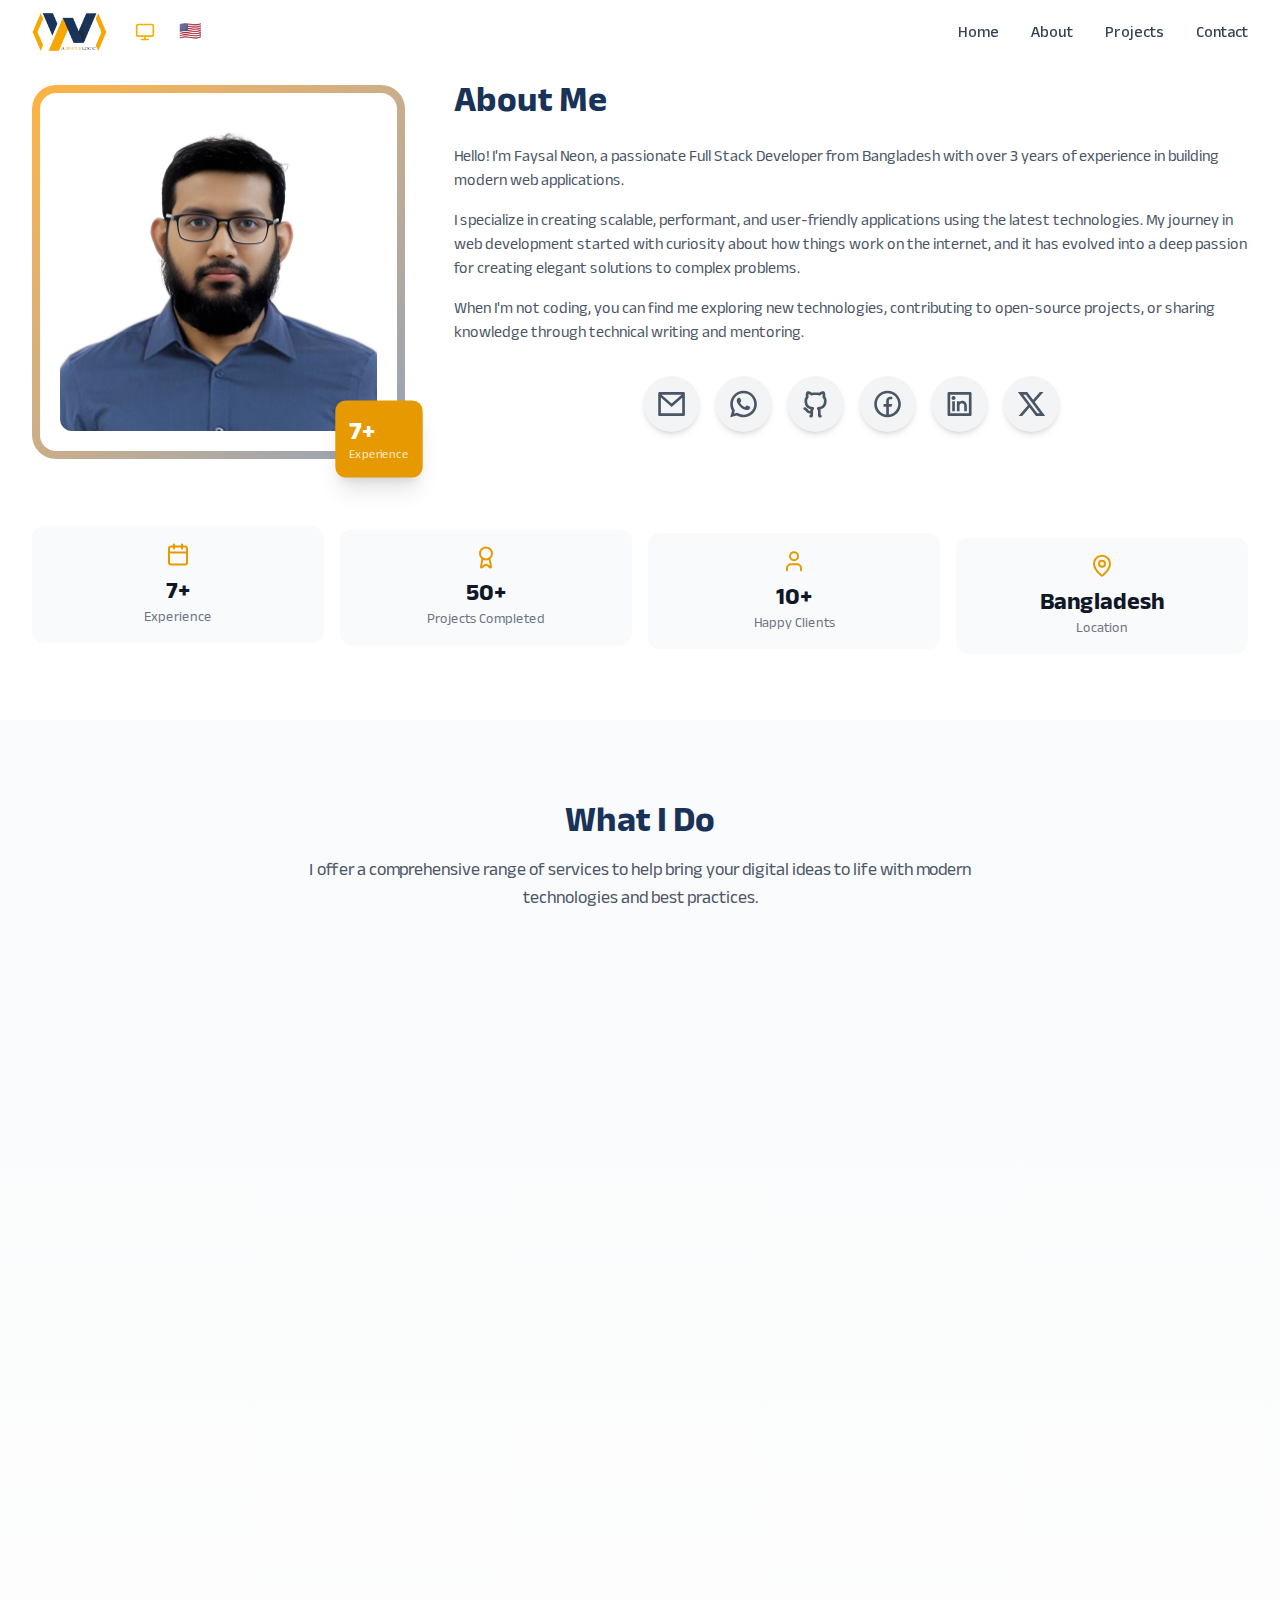
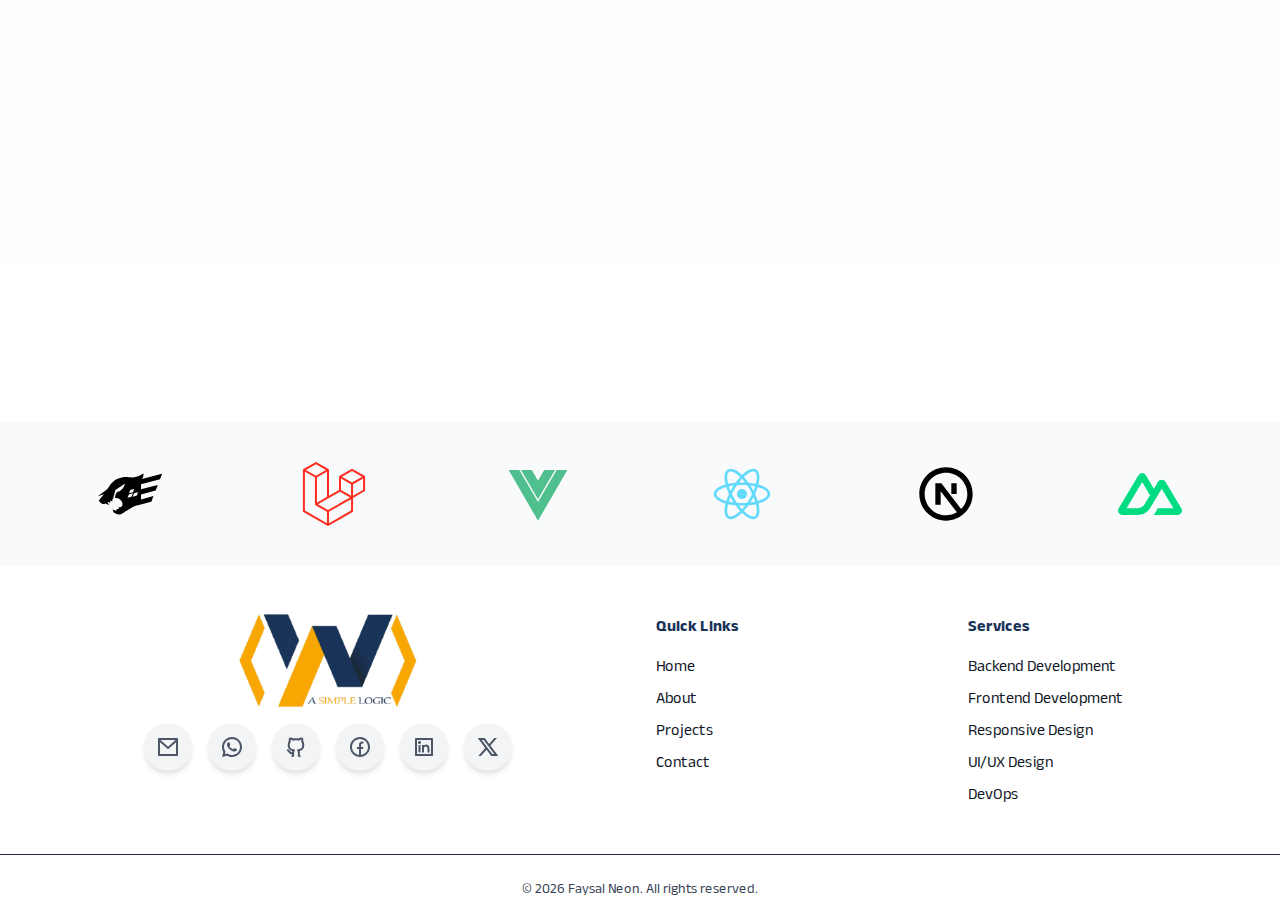
<file: about.html>
<!DOCTYPE html><!--wFyXTwfRQPbSjWjeHUXR2--><html lang="en" dir="ltr" class="scroll-smooth dark"><head><meta charSet="utf-8"/><meta name="viewport" content="width=device-width, initial-scale=1"/><link rel="preload" href="/_next/static/media/a3cbd21e22af91be-s.p.ef2f87bf.woff2" as="font" crossorigin="" type="font/woff2"/><link rel="preload" href="/_next/static/media/c3d513372510d053-s.p.ae8f2abf.woff2" as="font" crossorigin="" type="font/woff2"/><link rel="preload" as="image" href="/logo.png"/><link rel="stylesheet" href="/_next/static/chunks/febab3fae21381e6.css" data-precedence="next"/><link rel="stylesheet" href="/_next/static/chunks/f6ba167a47fb2e71.css" data-precedence="next"/><link rel="preload" as="script" fetchPriority="low" href="/_next/static/chunks/7b5a801f3745a748.js"/><script src="/_next/static/chunks/aa0a7c5c022cbeb9.js" async=""></script><script src="/_next/static/chunks/f583cf64948894f2.js" async=""></script><script src="/_next/static/chunks/30ea11065999f7ac.js" async=""></script><script src="/_next/static/chunks/turbopack-c0285d30f055d2f4.js" async=""></script><script src="/_next/static/chunks/751b189d0554fd42.js" async=""></script><script src="/_next/static/chunks/c51fdce62e1116f5.js" async=""></script><script src="/_next/static/chunks/58485c008155fe2f.js" async=""></script><script src="/_next/static/chunks/2619259975a6cfce.js" async=""></script><script src="/_next/static/chunks/6947ad4f72c4eb7f.js" async=""></script><script src="/_next/static/chunks/ff1a16fafef87110.js" async=""></script><script src="/_next/static/chunks/7340adf74ff47ec0.js" async=""></script><script src="/_next/static/chunks/d98502cbd7c1e7db.js" async=""></script><script src="/_next/static/chunks/41bf652bc189d542.js" async=""></script><script src="/_next/static/chunks/21fb4a27dd2f8beb.js" async=""></script><meta name="next-size-adjust" content=""/><meta name="theme-color" content="#2563eb"/><title>Faysal Neon - Full Stack Developer</title><meta name="description" content="Portfolio of Faysal Neon - A passionate Full Stack Developer specializing in modern web technologies, React, Next.js, and scalable solutions."/><meta name="author" content="Faysal Neon"/><meta name="keywords" content="Faysal Neon,Full Stack Developer,React,Next.js,TypeScript,Web Developer,Flutter Developer,Laravel Developer"/><meta property="og:title" content="Faysal Neon - Full Stack Developer"/><meta property="og:description" content="Portfolio of Faysal Neon - A passionate Full Stack Developer"/><meta property="og:url" content="https://faysalneonbd.web.app/"/><meta property="og:locale" content="en_US"/><meta property="og:type" content="website"/><meta name="twitter:card" content="summary"/><meta name="twitter:title" content="Faysal Neon - Full Stack Developer"/><meta name="twitter:description" content="Portfolio of Faysal Neon - A passionate Full Stack Developer"/><link rel="icon" href="/favicon.ico?favicon.ec4ff948.ico" sizes="256x256" type="image/x-icon"/><script src="/_next/static/chunks/a6dad97d9634a72d.js" noModule=""></script></head><body class="anek_bangla_654c3994-module__OAQTda__variable antialiased bg-white dark:bg-gray-900 text-gray-900 dark:text-white"><div hidden=""><!--$--><!--/$--></div> <nav class="fixed w-full z-50 transition-all duration-300 bg-transparent"><div class="max-w-7xl mx-auto px-4 sm:px-6 lg:px-8"><div class="flex items-center justify-between h-16"><div class="flex items-center justify-start gap-5"><a class="flex items-center space-x-2" href="/"><img alt="Logo" loading="eager" width="75" height="40" decoding="async" data-nimg="1" class="rounded-lg" style="color:transparent" src="/logo.png"/></a><div class="flex items-center gap-2"><div class="relative"><button class="btn-icon" aria-label="Toggle theme"><div class="w-5 h-5"></div></button></div><div class="relative"><button class="btn-tools" tabindex="0"><span class="text-lg h-6 w-5 -mt-[0.20rem]">🇺🇸</span></button></div></div></div><div class="hidden md:flex items-center space-x-8"><a class="font-medium transition-colors duration-200 hover:text-primary-600 hover:scale-105 active:scale-95 text-gray-700 dark:text-gray-200" href="/">Home</a><a class="font-medium transition-colors duration-200 hover:text-primary-600 hover:scale-105 active:scale-95 text-gray-700 dark:text-gray-200" href="/about">About</a><a class="font-medium transition-colors duration-200 hover:text-primary-600 hover:scale-105 active:scale-95 text-gray-700 dark:text-gray-200" href="/projects">Projects</a><a class="font-medium transition-colors duration-200 hover:text-primary-600 hover:scale-105 active:scale-95 text-gray-700 dark:text-gray-200" href="/contact">Contact</a></div><div class="md:hidden flex items-center gap-2"><button class="btn-icon text-gray-700 dark:text-gray-200" aria-label="Open menu"><svg xmlns="http://www.w3.org/2000/svg" width="24" height="24" viewBox="0 0 24 24" fill="none" stroke="currentColor" stroke-width="2" stroke-linecap="round" stroke-linejoin="round" class="lucide lucide-menu" aria-hidden="true"><path d="M4 5h16"></path><path d="M4 12h16"></path><path d="M4 19h16"></path></svg></button></div></div></div></nav><main><section class="py-20 bg-white dark:bg-gray-900"><div class="max-w-7xl mx-auto px-4 sm:px-6 lg:px-8"><div class="grid lg:grid-cols-12 gap-12 items-center"><div class="lg:col-span-4 relative" style="opacity:0;transform:translateX(-20px)"><div class="relative bg-linear-to-br from-primary-400 to-secondary-400 rounded-3xl p-2"><div class="bg-white dark:bg-gray-800 rounded-2xl p-5"><div class="aspect-square bg-linear-to-br from-primary-100 to-secondary-100 dark:from-gray-700 dark:to-gray-800 rounded-xl flex items-center justify-center overflow-hidden"><img alt="Faysal Neon" loading="lazy" width="400" height="400" decoding="async" data-nimg="1" class="object-cover w-full h-full" style="color:transparent" src="images/profile.jpg"/></div></div></div><div class="absolute -bottom-6 -right-6 bg-primary-600 text-white rounded-xl p-4 shadow-xl" style="opacity:0;transform:scale(0)"><div class="text-3xl font-bold">7+</div><div class="text-primary-100 text-sm">Experience</div></div></div><div class="lg:col-span-8" style="opacity:0;transform:translateX(20px)"><h2 class="text-3xl sm:text-4xl font-bold text-[#193258] dark:text-white mb-6">About Me</h2><div class="space-y-4 text-gray-600 dark:text-gray-300 mb-8"><p>Hello! I&#x27;m Faysal Neon, a passionate Full Stack Developer from Bangladesh with over 3 years of experience in building modern web applications.</p><p>I specialize in creating scalable, performant, and user-friendly applications using the latest technologies. My journey in web development started with curiosity about how things work on the internet, and it has evolved into a deep passion for creating elegant solutions to complex problems.</p><p>When I&#x27;m not coding, you can find me exploring new technologies, contributing to open-source projects, or sharing knowledge through technical writing and mentoring.</p></div><div class="flex justify-center mb-8"><div class="flex space-x-4 "><a target="_blank" href="mailto:faysal.neon@gmail.com" rel="noopener noreferrer" aria-label="Email" class="btn-social flex items-center space-x-2" tabindex="0"><svg stroke="currentColor" fill="currentColor" stroke-width="0" viewBox="0 0 24 24" height="32" width="32" xmlns="http://www.w3.org/2000/svg"><path d="M3 3H21C21.5523 3 22 3.44772 22 4V20C22 20.5523 21.5523 21 21 21H3C2.44772 21 2 20.5523 2 20V4C2 3.44772 2.44772 3 3 3ZM20 7.23792L12.0718 14.338L4 7.21594V19H20V7.23792ZM4.51146 5L12.0619 11.662L19.501 5H4.51146Z"></path></svg></a><a target="_blank" href="https://wa.me/8801710327375" rel="noopener noreferrer" aria-label="WhatsApp" class="btn-social flex items-center space-x-2" tabindex="0"><svg stroke="currentColor" fill="currentColor" stroke-width="0" viewBox="0 0 24 24" height="32" width="32" xmlns="http://www.w3.org/2000/svg"><path d="M7.25361 18.4944L7.97834 18.917C9.18909 19.623 10.5651 20 12.001 20C16.4193 20 20.001 16.4183 20.001 12C20.001 7.58172 16.4193 4 12.001 4C7.5827 4 4.00098 7.58172 4.00098 12C4.00098 13.4363 4.37821 14.8128 5.08466 16.0238L5.50704 16.7478L4.85355 19.1494L7.25361 18.4944ZM2.00516 22L3.35712 17.0315C2.49494 15.5536 2.00098 13.8345 2.00098 12C2.00098 6.47715 6.47813 2 12.001 2C17.5238 2 22.001 6.47715 22.001 12C22.001 17.5228 17.5238 22 12.001 22C10.1671 22 8.44851 21.5064 6.97086 20.6447L2.00516 22ZM8.39232 7.30833C8.5262 7.29892 8.66053 7.29748 8.79459 7.30402C8.84875 7.30758 8.90265 7.31384 8.95659 7.32007C9.11585 7.33846 9.29098 7.43545 9.34986 7.56894C9.64818 8.24536 9.93764 8.92565 10.2182 9.60963C10.2801 9.76062 10.2428 9.95633 10.125 10.1457C10.0652 10.2428 9.97128 10.379 9.86248 10.5183C9.74939 10.663 9.50599 10.9291 9.50599 10.9291C9.50599 10.9291 9.40738 11.0473 9.44455 11.1944C9.45903 11.25 9.50521 11.331 9.54708 11.3991C9.57027 11.4368 9.5918 11.4705 9.60577 11.4938C9.86169 11.9211 10.2057 12.3543 10.6259 12.7616C10.7463 12.8783 10.8631 12.9974 10.9887 13.108C11.457 13.5209 11.9868 13.8583 12.559 14.1082L12.5641 14.1105C12.6486 14.1469 12.692 14.1668 12.8157 14.2193C12.8781 14.2457 12.9419 14.2685 13.0074 14.2858C13.0311 14.292 13.0554 14.2955 13.0798 14.2972C13.2415 14.3069 13.335 14.2032 13.3749 14.1555C14.0984 13.279 14.1646 13.2218 14.1696 13.2222V13.2238C14.2647 13.1236 14.4142 13.0888 14.5476 13.097C14.6085 13.1007 14.6691 13.1124 14.7245 13.1377C15.2563 13.3803 16.1258 13.7587 16.1258 13.7587L16.7073 14.0201C16.8047 14.0671 16.8936 14.1778 16.8979 14.2854C16.9005 14.3523 16.9077 14.4603 16.8838 14.6579C16.8525 14.9166 16.7738 15.2281 16.6956 15.3913C16.6406 15.5058 16.5694 15.6074 16.4866 15.6934C16.3743 15.81 16.2909 15.8808 16.1559 15.9814C16.0737 16.0426 16.0311 16.0714 16.0311 16.0714C15.8922 16.159 15.8139 16.2028 15.6484 16.2909C15.391 16.428 15.1066 16.5068 14.8153 16.5218C14.6296 16.5313 14.4444 16.5447 14.2589 16.5347C14.2507 16.5342 13.6907 16.4482 13.6907 16.4482C12.2688 16.0742 10.9538 15.3736 9.85034 14.402C9.62473 14.2034 9.4155 13.9885 9.20194 13.7759C8.31288 12.8908 7.63982 11.9364 7.23169 11.0336C7.03043 10.5884 6.90299 10.1116 6.90098 9.62098C6.89729 9.01405 7.09599 8.4232 7.46569 7.94186C7.53857 7.84697 7.60774 7.74855 7.72709 7.63586C7.85348 7.51651 7.93392 7.45244 8.02057 7.40811C8.13607 7.34902 8.26293 7.31742 8.39232 7.30833Z"></path></svg></a><a target="_blank" href="https://github.com/codewithneon" rel="noopener noreferrer" aria-label="GitHub" class="btn-social flex items-center space-x-2" tabindex="0"><svg stroke="currentColor" fill="currentColor" stroke-width="0" viewBox="0 0 24 24" height="32" width="32" xmlns="http://www.w3.org/2000/svg"><path d="M5.88401 18.6533C5.58404 18.4526 5.32587 18.1975 5.0239 17.8369C4.91473 17.7065 4.47283 17.1524 4.55811 17.2583C4.09533 16.6833 3.80296 16.417 3.50156 16.3089C2.9817 16.1225 2.7114 15.5499 2.89784 15.0301C3.08428 14.5102 3.65685 14.2399 4.17672 14.4263C4.92936 14.6963 5.43847 15.1611 6.12425 16.0143C6.03025 15.8974 6.46364 16.441 6.55731 16.5529C6.74784 16.7804 6.88732 16.9182 6.99629 16.9911C7.20118 17.1283 7.58451 17.1874 8.14709 17.1311C8.17065 16.7489 8.24136 16.3783 8.34919 16.0358C5.38097 15.3104 3.70116 13.3952 3.70116 9.63971C3.70116 8.40085 4.0704 7.28393 4.75917 6.3478C4.5415 5.45392 4.57433 4.37284 5.06092 3.15636C5.1725 2.87739 5.40361 2.66338 5.69031 2.57352C5.77242 2.54973 5.81791 2.53915 5.89878 2.52673C6.70167 2.40343 7.83573 2.69705 9.31449 3.62336C10.181 3.41879 11.0885 3.315 12.0012 3.315C12.9129 3.315 13.8196 3.4186 14.6854 3.62277C16.1619 2.69 17.2986 2.39649 18.1072 2.52651C18.1919 2.54013 18.2645 2.55783 18.3249 2.57766C18.6059 2.66991 18.8316 2.88179 18.9414 3.15636C19.4279 4.37256 19.4608 5.45344 19.2433 6.3472C19.9342 7.28337 20.3012 8.39208 20.3012 9.63971C20.3012 13.3968 18.627 15.3048 15.6588 16.032C15.7837 16.447 15.8496 16.9105 15.8496 17.4121C15.8496 18.0765 15.8471 18.711 15.8424 19.4225C15.8412 19.6127 15.8397 19.8159 15.8375 20.1281C16.2129 20.2109 16.5229 20.5077 16.6031 20.9089C16.7114 21.4504 16.3602 21.9773 15.8186 22.0856C14.6794 22.3134 13.8353 21.5538 13.8353 20.5611C13.8353 20.4708 13.836 20.3417 13.8375 20.1145C13.8398 19.8015 13.8412 19.599 13.8425 19.4094C13.8471 18.7019 13.8496 18.0716 13.8496 17.4121C13.8496 16.7148 13.6664 16.2602 13.4237 16.051C12.7627 15.4812 13.0977 14.3973 13.965 14.2999C16.9314 13.9666 18.3012 12.8177 18.3012 9.63971C18.3012 8.68508 17.9893 7.89571 17.3881 7.23559C17.1301 6.95233 17.0567 6.54659 17.199 6.19087C17.3647 5.77663 17.4354 5.23384 17.2941 4.57702L17.2847 4.57968C16.7928 4.71886 16.1744 5.0198 15.4261 5.5285C15.182 5.69438 14.8772 5.74401 14.5932 5.66413C13.7729 5.43343 12.8913 5.315 12.0012 5.315C11.111 5.315 10.2294 5.43343 9.40916 5.66413C9.12662 5.74359 8.82344 5.69492 8.57997 5.53101C7.8274 5.02439 7.2056 4.72379 6.71079 4.58376C6.56735 5.23696 6.63814 5.77782 6.80336 6.19087C6.94565 6.54659 6.87219 6.95233 6.61423 7.23559C6.01715 7.8912 5.70116 8.69376 5.70116 9.63971C5.70116 12.8116 7.07225 13.9683 10.023 14.2999C10.8883 14.3971 11.2246 15.4769 10.5675 16.0482C10.3751 16.2156 10.1384 16.7802 10.1384 17.4121V20.5611C10.1384 21.5474 9.30356 22.2869 8.17878 22.09C7.63476 21.9948 7.27093 21.4766 7.36613 20.9326C7.43827 20.5204 7.75331 20.2116 8.13841 20.1276V19.1381C7.22829 19.1994 6.47656 19.0498 5.88401 18.6533Z"></path></svg></a><a target="_blank" href="https://facebook.com/codewithneon" rel="noopener noreferrer" aria-label="Facebook" class="btn-social flex items-center space-x-2" tabindex="0"><svg stroke="currentColor" fill="currentColor" stroke-width="0" viewBox="0 0 24 24" height="32" width="32" xmlns="http://www.w3.org/2000/svg"><path d="M13.001 19.9381C16.9473 19.446 20.001 16.0796 20.001 12C20.001 7.58172 16.4193 4 12.001 4C7.5827 4 4.00098 7.58172 4.00098 12C4.00098 16.0796 7.05467 19.446 11.001 19.9381V14H9.00098V12H11.001V10.3458C11.001 9.00855 11.1402 8.52362 11.4017 8.03473C11.6631 7.54584 12.0468 7.16216 12.5357 6.9007C12.9184 6.69604 13.3931 6.57252 14.2227 6.51954C14.5519 6.49851 14.9781 6.52533 15.501 6.6V8.5H15.001C14.0837 8.5 13.7052 8.54332 13.4789 8.66433C13.3386 8.73939 13.2404 8.83758 13.1653 8.97793C13.0443 9.20418 13.001 9.42853 13.001 10.3458V12H15.501L15.001 14H13.001V19.9381ZM12.001 22C6.47813 22 2.00098 17.5228 2.00098 12C2.00098 6.47715 6.47813 2 12.001 2C17.5238 2 22.001 6.47715 22.001 12C22.001 17.5228 17.5238 22 12.001 22Z"></path></svg></a><a target="_blank" href="https://www.linkedin.com/company/codewithneon" rel="noopener noreferrer" aria-label="LinkedIn" class="btn-social flex items-center space-x-2" tabindex="0"><svg stroke="currentColor" fill="currentColor" stroke-width="0" viewBox="0 0 24 24" height="32" width="32" xmlns="http://www.w3.org/2000/svg"><path d="M4.00098 3H20.001C20.5533 3 21.001 3.44772 21.001 4V20C21.001 20.5523 20.5533 21 20.001 21H4.00098C3.44869 21 3.00098 20.5523 3.00098 20V4C3.00098 3.44772 3.44869 3 4.00098 3ZM5.00098 5V19H19.001V5H5.00098ZM7.50098 9C6.67255 9 6.00098 8.32843 6.00098 7.5C6.00098 6.67157 6.67255 6 7.50098 6C8.3294 6 9.00098 6.67157 9.00098 7.5C9.00098 8.32843 8.3294 9 7.50098 9ZM6.50098 10H8.50098V17.5H6.50098V10ZM12.001 10.4295C12.5854 9.86534 13.2665 9.5 14.001 9.5C16.072 9.5 17.501 11.1789 17.501 13.25V17.5H15.501V13.25C15.501 12.2835 14.7175 11.5 13.751 11.5C12.7845 11.5 12.001 12.2835 12.001 13.25V17.5H10.001V10H12.001V10.4295Z"></path></svg></a><a target="_blank" href="https://x.com/codewithneon" rel="noopener noreferrer" aria-label="X (Twitter)" class="btn-social flex items-center space-x-2" tabindex="0"><svg stroke="currentColor" fill="currentColor" stroke-width="0" viewBox="0 0 24 24" height="32" width="32" xmlns="http://www.w3.org/2000/svg"><path d="M10.4883 14.651L15.25 21H22.25L14.3917 10.5223L20.9308 3H18.2808L13.1643 8.88578L8.75 3H1.75L9.26086 13.0145L2.31915 21H4.96917L10.4883 14.651ZM16.25 19L5.75 5H7.75L18.25 19H16.25Z"></path></svg></a></div></div></div></div><div class="mt-15 grid grid-cols-2 sm:grid-cols-4 gap-4"><div class="bg-gray-50 dark:bg-gray-800 rounded-xl p-4 text-center" style="opacity:0;transform:translateY(20px)"><svg xmlns="http://www.w3.org/2000/svg" width="24" height="24" viewBox="0 0 24 24" fill="none" stroke="currentColor" stroke-width="2" stroke-linecap="round" stroke-linejoin="round" class="lucide lucide-calendar mx-auto mb-2 text-primary-600 dark:text-primary-400" aria-hidden="true"><path d="M8 2v4"></path><path d="M16 2v4"></path><rect width="18" height="18" x="3" y="4" rx="2"></rect><path d="M3 10h18"></path></svg><p class="text-2xl font-bold text-gray-900 dark:text-white">7+</p><p class="text-sm text-gray-500 dark:text-gray-400">Experience</p></div><div class="bg-gray-50 dark:bg-gray-800 rounded-xl p-4 text-center" style="opacity:0;transform:translateY(20px)"><svg xmlns="http://www.w3.org/2000/svg" width="24" height="24" viewBox="0 0 24 24" fill="none" stroke="currentColor" stroke-width="2" stroke-linecap="round" stroke-linejoin="round" class="lucide lucide-award mx-auto mb-2 text-primary-600 dark:text-primary-400" aria-hidden="true"><path d="m15.477 12.89 1.515 8.526a.5.5 0 0 1-.81.47l-3.58-2.687a1 1 0 0 0-1.197 0l-3.586 2.686a.5.5 0 0 1-.81-.469l1.514-8.526"></path><circle cx="12" cy="8" r="6"></circle></svg><p class="text-2xl font-bold text-gray-900 dark:text-white">50+</p><p class="text-sm text-gray-500 dark:text-gray-400">Projects Completed</p></div><div class="bg-gray-50 dark:bg-gray-800 rounded-xl p-4 text-center" style="opacity:0;transform:translateY(20px)"><svg xmlns="http://www.w3.org/2000/svg" width="24" height="24" viewBox="0 0 24 24" fill="none" stroke="currentColor" stroke-width="2" stroke-linecap="round" stroke-linejoin="round" class="lucide lucide-user mx-auto mb-2 text-primary-600 dark:text-primary-400" aria-hidden="true"><path d="M19 21v-2a4 4 0 0 0-4-4H9a4 4 0 0 0-4 4v2"></path><circle cx="12" cy="7" r="4"></circle></svg><p class="text-2xl font-bold text-gray-900 dark:text-white">10+</p><p class="text-sm text-gray-500 dark:text-gray-400">Happy Clients</p></div><div class="bg-gray-50 dark:bg-gray-800 rounded-xl p-4 text-center" style="opacity:0;transform:translateY(20px)"><svg xmlns="http://www.w3.org/2000/svg" width="24" height="24" viewBox="0 0 24 24" fill="none" stroke="currentColor" stroke-width="2" stroke-linecap="round" stroke-linejoin="round" class="lucide lucide-map-pin mx-auto mb-2 text-primary-600 dark:text-primary-400" aria-hidden="true"><path d="M20 10c0 4.993-5.539 10.193-7.399 11.799a1 1 0 0 1-1.202 0C9.539 20.193 4 14.993 4 10a8 8 0 0 1 16 0"></path><circle cx="12" cy="10" r="3"></circle></svg><p class="text-2xl font-bold text-gray-900 dark:text-white">Bangladesh</p><p class="text-sm text-gray-500 dark:text-gray-400">Location</p></div></div></div></section><section class="py-20 bg-linear-to-b from-gray-50 to-white dark:from-gray-800 dark:to-gray-900"><div class="max-w-7xl mx-auto px-4 sm:px-6 lg:px-8"><div class="text-center mb-16" style="opacity:0;transform:translateY(20px)"><h2 class="text-3xl sm:text-4xl font-bold text-[#193258] dark:text-white mb-4">What I Do</h2><p class="text-lg text-gray-600 dark:text-gray-300 max-w-2xl mx-auto">I offer a comprehensive range of services to help bring your digital ideas to life with modern technologies and best practices.</p></div><div class="grid md:grid-cols-2 lg:grid-cols-3 gap-6"><div class="group" style="opacity:0;transform:translateY(20px)"><div class="card h-full"><div class="flex items-center mb-4"><div class="p-3 bg-primary-100 rounded-xl group-hover:bg-primary-500 transition-colors duration-300 shadow-lg"><svg xmlns="http://www.w3.org/2000/svg" width="28" height="28" viewBox="0 0 24 24" fill="none" stroke="currentColor" stroke-width="2" stroke-linecap="round" stroke-linejoin="round" class="lucide lucide-code-xml text-primary-600 group-hover:text-white transition-colors duration-300" aria-hidden="true"><path d="m18 16 4-4-4-4"></path><path d="m6 8-4 4 4 4"></path><path d="m14.5 4-5 16"></path></svg></div></div><h3 class="text-xl font-semibold text-gray-900 dark:text-white mb-3 group-hover:text-primary-600 transition-colors duration-300">Frontend Development</h3><p class="text-gray-600 dark:text-gray-300 mb-4 leading-relaxed">Building responsive, interactive, and performant user interfaces using React, Next.js, and modern CSS frameworks.</p><div class="flex flex-wrap gap-2"><span class="features-item-skill">React</span><span class="features-item-skill">Next.js</span><span class="features-item-skill">TypeScript</span><span class="features-item-skill">Tailwind CSS</span></div></div></div><div class="group" style="opacity:0;transform:translateY(20px)"><div class="card h-full"><div class="flex items-center mb-4"><div class="p-3 bg-primary-100 rounded-xl group-hover:bg-primary-500 transition-colors duration-300 shadow-lg"><svg xmlns="http://www.w3.org/2000/svg" width="28" height="28" viewBox="0 0 24 24" fill="none" stroke="currentColor" stroke-width="2" stroke-linecap="round" stroke-linejoin="round" class="lucide lucide-server text-primary-600 group-hover:text-white transition-colors duration-300" aria-hidden="true"><rect width="20" height="8" x="2" y="2" rx="2" ry="2"></rect><rect width="20" height="8" x="2" y="14" rx="2" ry="2"></rect><line x1="6" x2="6.01" y1="6" y2="6"></line><line x1="6" x2="6.01" y1="18" y2="18"></line></svg></div></div><h3 class="text-xl font-semibold text-gray-900 dark:text-white mb-3 group-hover:text-primary-600 transition-colors duration-300">Backend Development</h3><p class="text-gray-600 dark:text-gray-300 mb-4 leading-relaxed">Developing robust server-side applications with secure APIs, database management, and authentication systems.</p><div class="flex flex-wrap gap-2"><span class="features-item-skill">Node.js</span><span class="features-item-skill">Express</span><span class="features-item-skill">MongoDB</span><span class="features-item-skill">PostgreSQL</span></div></div></div><div class="group" style="opacity:0;transform:translateY(20px)"><div class="card h-full"><div class="flex items-center mb-4"><div class="p-3 bg-primary-100 rounded-xl group-hover:bg-primary-500 transition-colors duration-300 shadow-lg"><svg xmlns="http://www.w3.org/2000/svg" width="28" height="28" viewBox="0 0 24 24" fill="none" stroke="currentColor" stroke-width="2" stroke-linecap="round" stroke-linejoin="round" class="lucide lucide-smartphone text-primary-600 group-hover:text-white transition-colors duration-300" aria-hidden="true"><rect width="14" height="20" x="5" y="2" rx="2" ry="2"></rect><path d="M12 18h.01"></path></svg></div></div><h3 class="text-xl font-semibold text-gray-900 dark:text-white mb-3 group-hover:text-primary-600 transition-colors duration-300">Responsive Design</h3><p class="text-gray-600 dark:text-gray-300 mb-4 leading-relaxed">Creating mobile-first, fully responsive designs that work seamlessly across all devices and screen sizes.</p><div class="flex flex-wrap gap-2"><span class="features-item-skill">Mobile-First</span><span class="features-item-skill">CSS Grid</span><span class="features-item-skill">Flexbox</span><span class="features-item-skill">Media Queries</span></div></div></div><div class="group" style="opacity:0;transform:translateY(20px)"><div class="card h-full"><div class="flex items-center mb-4"><div class="p-3 bg-primary-100 rounded-xl group-hover:bg-primary-500 transition-colors duration-300 shadow-lg"><svg xmlns="http://www.w3.org/2000/svg" width="28" height="28" viewBox="0 0 24 24" fill="none" stroke="currentColor" stroke-width="2" stroke-linecap="round" stroke-linejoin="round" class="lucide lucide-panels-top-left text-primary-600 group-hover:text-white transition-colors duration-300" aria-hidden="true"><rect width="18" height="18" x="3" y="3" rx="2"></rect><path d="M3 9h18"></path><path d="M9 21V9"></path></svg></div></div><h3 class="text-xl font-semibold text-gray-900 dark:text-white mb-3 group-hover:text-primary-600 transition-colors duration-300">UI/UX Design</h3><p class="text-gray-600 dark:text-gray-300 mb-4 leading-relaxed">Designing intuitive user interfaces and experiences with a focus on usability, accessibility, and visual appeal.</p><div class="flex flex-wrap gap-2"><span class="features-item-skill">Figma</span><span class="features-item-skill">User Research</span><span class="features-item-skill">Prototyping</span><span class="features-item-skill">Wireframing</span></div></div></div><div class="group" style="opacity:0;transform:translateY(20px)"><div class="card h-full"><div class="flex items-center mb-4"><div class="p-3 bg-primary-100 rounded-xl group-hover:bg-primary-500 transition-colors duration-300 shadow-lg"><svg xmlns="http://www.w3.org/2000/svg" width="28" height="28" viewBox="0 0 24 24" fill="none" stroke="currentColor" stroke-width="2" stroke-linecap="round" stroke-linejoin="round" class="lucide lucide-shield text-primary-600 group-hover:text-white transition-colors duration-300" aria-hidden="true"><path d="M20 13c0 5-3.5 7.5-7.66 8.95a1 1 0 0 1-.67-.01C7.5 20.5 4 18 4 13V6a1 1 0 0 1 1-1c2 0 4.5-1.2 6.24-2.72a1.17 1.17 0 0 1 1.52 0C14.51 3.81 17 5 19 5a1 1 0 0 1 1 1z"></path></svg></div></div><h3 class="text-xl font-semibold text-gray-900 dark:text-white mb-3 group-hover:text-primary-600 transition-colors duration-300">Security &amp; Performance</h3><p class="text-gray-600 dark:text-gray-300 mb-4 leading-relaxed">Implementing security best practices and optimizing applications for maximum performance and speed.</p><div class="flex flex-wrap gap-2"><span class="features-item-skill">OWASP</span><span class="features-item-skill">SEO</span><span class="features-item-skill">Performance Optimization</span><span class="features-item-skill">Caching</span></div></div></div><div class="group" style="opacity:0;transform:translateY(20px)"><div class="card h-full"><div class="flex items-center mb-4"><div class="p-3 bg-primary-100 rounded-xl group-hover:bg-primary-500 transition-colors duration-300 shadow-lg"><svg xmlns="http://www.w3.org/2000/svg" width="28" height="28" viewBox="0 0 24 24" fill="none" stroke="currentColor" stroke-width="2" stroke-linecap="round" stroke-linejoin="round" class="lucide lucide-zap text-primary-600 group-hover:text-white transition-colors duration-300" aria-hidden="true"><path d="M4 14a1 1 0 0 1-.78-1.63l9.9-10.2a.5.5 0 0 1 .86.46l-1.92 6.02A1 1 0 0 0 13 10h7a1 1 0 0 1 .78 1.63l-9.9 10.2a.5.5 0 0 1-.86-.46l1.92-6.02A1 1 0 0 0 11 14z"></path></svg></div></div><h3 class="text-xl font-semibold text-gray-900 dark:text-white mb-3 group-hover:text-primary-600 transition-colors duration-300">DevOps &amp; Deployment</h3><p class="text-gray-600 dark:text-gray-300 mb-4 leading-relaxed">Setting up CI/CD pipelines, containerization, and cloud deployments for scalable applications.</p><div class="flex flex-wrap gap-2"><span class="features-item-skill">Docker</span><span class="features-item-skill">AWS</span><span class="features-item-skill">Vercel</span><span class="features-item-skill">GitHub Actions</span></div></div></div></div><div class="mt-8 text-center" style="opacity:0;transform:translateY(20px)"><div class="border-primary-300 border-2 rounded-2xl shadow-xl p-12 mx-auto"><h3 class="text-2xl font-bold text-[#193258] dark:text-white mb-4">Ready to start your project?</h3><p class="text-blue-950 dark:text-white mb-6 max-w-xl mx-auto">Let&#x27;s work together to build something amazing. Check out my projects or get in touch to discuss your ideas.</p><div class="flex flex-col sm:flex-row gap-4 justify-center"><a href="/projects" class="btn-primary">View Projects<svg xmlns="http://www.w3.org/2000/svg" width="24" height="24" viewBox="0 0 24 24" fill="none" stroke="currentColor" stroke-width="2" stroke-linecap="round" stroke-linejoin="round" class="lucide lucide-arrow-right ml-2 w-5 h-5 inline-flex" aria-hidden="true"><path d="M5 12h14"></path><path d="m12 5 7 7-7 7"></path></svg></a><a href="/contact" class="btn-secondary">Contact Me</a></div></div></div></div></section></main><!--$--><!--/$--><section class="py-10 bg-gray-50 dark:bg-gray-800 overflow-hidden"><div class="max-w-7xl mx-auto px-4 sm:px-6 lg:px-8"><div class="swiper overflow-visible!"><div class="swiper-wrapper"><div class="swiper-slide flex! justify-center!"><div class="flex items-center justify-center cursor-pointer hover:scale-110 transition-transform duration-300"><span style="color:#353535"><svg stroke="currentColor" fill="currentColor" stroke-width="0" role="img" viewBox="0 0 24 24" height="64" width="64" xmlns="http://www.w3.org/2000/svg"><path d="M24 18.588a1.529 1.529 0 01-1.895-.72l-3.45-4.771-.5-.667-4.003 5.444a1.466 1.466 0 01-1.802.708l5.158-6.92-4.798-6.251a1.595 1.595 0 011.9.666l3.576 4.83 3.596-4.81a1.435 1.435 0 011.788-.668L21.708 7.9l-2.522 3.283a.666.666 0 000 .994l4.804 6.412zM.002 11.576l.42-2.075c1.154-4.103 5.858-5.81 9.094-3.27 1.895 1.489 2.368 3.597 2.275 5.973H1.116C.943 16.447 4.005 19.009 7.92 17.7a4.078 4.078 0 002.582-2.876c.207-.666.548-.78 1.174-.588a5.417 5.417 0 01-2.589 3.957 6.272 6.272 0 01-7.306-.933 6.575 6.575 0 01-1.64-3.858c0-.235-.08-.455-.134-.666A88.33 88.33 0 010 11.577zm1.127-.286h9.654c-.06-3.076-2.001-5.258-4.59-5.278-2.882-.04-4.944 2.094-5.071 5.264z"></path></svg></span></div></div><div class="swiper-slide flex! justify-center!"><div class="flex items-center justify-center cursor-pointer hover:scale-110 transition-transform duration-300"><span style="color:#000000"><svg stroke="currentColor" fill="currentColor" stroke-width="0" role="img" viewBox="0 0 24 24" height="64" width="64" xmlns="http://www.w3.org/2000/svg"><path d="M23.245 6.49L24 4.533l-.031-.121-7.473 1.967c.797-1.153.523-2.078.523-2.078s-2.387 1.524-4.193 1.485c-1.804-.04-2.387-.52-5.155.362-2.768.882-3.551 3.59-4.351 4.173-.804.583-3.32 2.477-3.32 2.477l.006.034 2.27-.724s-.622.585-1.945 2.37l-.062-.057.002.011s1.064 1.626 2.107 1.324a2.14 2.14 0 0 0 .353-.147c.419.234.967.463 1.572.525 0 0-.41-.475-.752-1.017l.238-.154.865.318-.096-.812c.003-.003.006-.003.008-.006l.849.311-.105-.738a5.65 5.65 0 0 1 .322-.158l.885-3.345 3.662-2.497-.291.733c-.741 1.826-2.135 2.256-2.135 2.256l-.582.22c-.433.512-.614.637-.764 2.353.348-.088.682-.107.984-.028 1.564.421 2.107 2.307 1.685 2.827-.104.13-.356.354-.673.617H7.77l-.008.514-.065.051h-.645l-.009.504-.17.127c-.607.011-1.373-.518-1.373-.518 0 .481.401 1.225.401 1.225l.07-.034-.061.045s1.625 1.083 2.646.681c.91-.356 3.263-2.213 5.296-3.093l6.15-1.62.811-2.1-4.688 1.235v-1.889l5.5-1.448.811-2.1-6.31 1.662V8.367zm-11.163 4l1.459-.384.02.074-.455 1.179-1.513.398zm.503 2.526l-1.512.398.489-1.266 1.459-.385.02.074zm1.971-.424l-1.513.398.49-1.266 1.459-.385.02.073Z"></path></svg></span></div></div><div class="swiper-slide flex! justify-center!"><div class="flex items-center justify-center cursor-pointer hover:scale-110 transition-transform duration-300"><span style="color:#FF2D20"><svg stroke="currentColor" fill="currentColor" stroke-width="0" role="img" viewBox="0 0 24 24" height="64" width="64" xmlns="http://www.w3.org/2000/svg"><path d="M23.642 5.43a.364.364 0 01.014.1v5.149c0 .135-.073.26-.189.326l-4.323 2.49v4.934a.378.378 0 01-.188.326L9.93 23.949a.316.316 0 01-.066.027c-.008.002-.016.008-.024.01a.348.348 0 01-.192 0c-.011-.002-.02-.008-.03-.012-.02-.008-.042-.014-.062-.025L.533 18.755a.376.376 0 01-.189-.326V2.974c0-.033.005-.066.014-.098.003-.012.01-.02.014-.032a.369.369 0 01.023-.058c.004-.013.015-.022.023-.033l.033-.045c.012-.01.025-.018.037-.027.014-.012.027-.024.041-.034H.53L5.043.05a.375.375 0 01.375 0L9.93 2.647h.002c.015.01.027.021.04.033l.038.027c.013.014.02.03.033.045.008.011.02.021.025.033.01.02.017.038.024.058.003.011.01.021.013.032.01.031.014.064.014.098v9.652l3.76-2.164V5.527c0-.033.004-.066.013-.098.003-.01.01-.02.013-.032a.487.487 0 01.024-.059c.007-.012.018-.02.025-.033.012-.015.021-.03.033-.043.012-.012.025-.02.037-.028.014-.01.026-.023.041-.032h.001l4.513-2.598a.375.375 0 01.375 0l4.513 2.598c.016.01.027.021.042.031.012.01.025.018.036.028.013.014.022.03.034.044.008.012.019.021.024.033.011.02.018.04.024.06.006.01.012.021.015.032zm-.74 5.032V6.179l-1.578.908-2.182 1.256v4.283zm-4.51 7.75v-4.287l-2.147 1.225-6.126 3.498v4.325zM1.093 3.624v14.588l8.273 4.761v-4.325l-4.322-2.445-.002-.003H5.04c-.014-.01-.025-.021-.04-.031-.011-.01-.024-.018-.035-.027l-.001-.002c-.013-.012-.021-.025-.031-.04-.01-.011-.021-.022-.028-.036h-.002c-.008-.014-.013-.031-.02-.047-.006-.016-.014-.027-.018-.043a.49.49 0 01-.008-.057c-.002-.014-.006-.027-.006-.041V5.789l-2.18-1.257zM5.23.81L1.47 2.974l3.76 2.164 3.758-2.164zm1.956 13.505l2.182-1.256V3.624l-1.58.91-2.182 1.255v9.435zm11.581-10.95l-3.76 2.163 3.76 2.163 3.759-2.164zm-.376 4.978L16.21 7.087 14.63 6.18v4.283l2.182 1.256 1.58.908zm-8.65 9.654l5.514-3.148 2.756-1.572-3.757-2.163-4.323 2.489-3.941 2.27z"></path></svg></span></div></div><div class="swiper-slide flex! justify-center!"><div class="flex items-center justify-center cursor-pointer hover:scale-110 transition-transform duration-300"><span style="color:#4FC08D"><svg stroke="currentColor" fill="currentColor" stroke-width="0" viewBox="0 0 24 24" height="64" width="64" xmlns="http://www.w3.org/2000/svg"><path d="M1.00098 3H5.00098L12.001 15L19.001 3H23.001L12.001 22L1.00098 3ZM9.66764 3L12.001 7L14.3343 3H18.3694L12.001 14L5.63256 3H9.66764Z"></path></svg></span></div></div><div class="swiper-slide flex! justify-center!"><div class="flex items-center justify-center cursor-pointer hover:scale-110 transition-transform duration-300"><span style="color:#61DAFB"><svg stroke="currentColor" fill="currentColor" stroke-width="0" viewBox="0 0 24 24" height="64" width="64" xmlns="http://www.w3.org/2000/svg"><path d="M14.448 16.2394C13.8809 17.0412 13.2933 17.7714 12.7015 18.4146C14.3738 20.0375 15.9291 20.7975 16.792 20.2993C17.6549 19.8011 17.7744 18.0742 17.2051 15.8145C16.3521 16.0054 15.426 16.1492 14.448 16.2394ZM13.138 16.3265C12.7641 16.342 12.3845 16.3499 12.0003 16.3499C11.6161 16.3499 11.2365 16.342 10.8627 16.3265C11.2394 16.8188 11.6208 17.2749 12.0003 17.6905C12.3798 17.2749 12.7612 16.8188 13.138 16.3265ZM18.1787 8.43278C20.8434 9.19718 22.5837 10.4672 22.5837 11.9999C22.5837 13.5325 20.8434 14.8026 18.1787 15.567C18.8491 18.2569 18.6193 20.399 17.292 21.1653C15.9647 21.9316 13.9947 21.0595 12.0003 19.134C10.006 21.0595 8.03596 21.9316 6.70866 21.1653C5.38136 20.399 5.15158 18.2569 5.82195 15.567C3.15724 14.8026 1.41699 13.5325 1.41699 11.9999C1.41699 10.4672 3.15724 9.19718 5.82195 8.43278C5.15158 5.74288 5.38136 3.60075 6.70866 2.83443C8.03596 2.06811 10.006 2.94019 12.0003 4.86569C13.9947 2.94019 15.9647 2.06811 17.292 2.83443C18.6193 3.60075 18.8491 5.74288 18.1787 8.43278ZM17.2051 8.18527C17.7744 5.92558 17.6549 4.19865 16.792 3.70046C15.9291 3.20226 14.3738 3.96221 12.7015 5.58509C13.2933 6.2283 13.8809 6.95849 14.448 7.76031C15.426 7.85054 16.3521 7.99432 17.2051 8.18527ZM6.79554 15.8145C6.22624 18.0742 6.34577 19.8011 7.20866 20.2993C8.07155 20.7975 9.62688 20.0375 11.2992 18.4146C10.7073 17.7714 10.1197 17.0412 9.55262 16.2394C8.57467 16.1492 7.6485 16.0054 6.79554 15.8145ZM10.8627 7.67324C11.2365 7.65776 11.6161 7.64987 12.0003 7.64987C12.3845 7.64987 12.7641 7.65776 13.138 7.67324C12.7612 7.18096 12.3798 6.7248 12.0003 6.30922C11.6208 6.7248 11.2394 7.18096 10.8627 7.67324ZM9.55262 7.76031C10.1197 6.95849 10.7073 6.2283 11.2992 5.58509C9.62688 3.96221 8.07155 3.20226 7.20866 3.70046C6.34577 4.19865 6.22624 5.92558 6.79554 8.18527C7.6485 7.99432 8.57467 7.85054 9.55262 7.76031ZM13.8939 15.2797C14.2395 14.7728 14.5772 14.2366 14.9015 13.6749C15.2258 13.1131 15.5213 12.5526 15.7875 11.9999C15.5213 11.4471 15.2258 10.8866 14.9015 10.3249C14.5772 9.76311 14.2395 9.22694 13.8939 8.72005C13.2821 8.6742 12.649 8.64987 12.0003 8.64987C11.3517 8.64987 10.7185 8.6742 10.1067 8.72005C9.76112 9.22694 9.42347 9.76311 9.09914 10.3249C8.77481 10.8866 8.4793 11.4471 8.21312 11.9999C8.4793 12.5526 8.77481 13.1131 9.09914 13.6749C9.42347 14.2366 9.76112 14.7728 10.1067 15.2797C10.7185 15.3255 11.3517 15.3499 12.0003 15.3499C12.649 15.3499 13.2821 15.3255 13.8939 15.2797ZM15.1785 15.1484C15.7932 15.0683 16.3789 14.9661 16.9286 14.8452C16.7584 14.3087 16.5541 13.7504 16.3161 13.178C16.1426 13.5095 15.9596 13.8421 15.7675 14.1749C15.5754 14.5076 15.3788 14.8324 15.1785 15.1484ZM8.82218 8.85133C8.20747 8.93147 7.62174 9.03367 7.07208 9.15454C7.24223 9.691 7.44659 10.2494 7.68454 10.8218C7.85806 10.4903 8.04101 10.1576 8.23311 9.82487C8.42522 9.49212 8.62185 9.16736 8.82218 8.85133ZM7.07208 14.8452C7.62174 14.9661 8.20747 15.0683 8.82218 15.1484C8.62185 14.8324 8.42522 14.5076 8.23311 14.1749C8.04101 13.8421 7.85806 13.5095 7.68454 13.178C7.44659 13.7504 7.24223 14.3087 7.07208 14.8452ZM6.09439 14.6C6.35551 13.7659 6.69407 12.8919 7.10491 11.9999C6.69407 11.1078 6.35551 10.2339 6.09439 9.39969C3.85279 10.0365 2.41699 11.0035 2.41699 11.9999C2.41699 12.9962 3.85279 13.9632 6.09439 14.6ZM16.9286 9.15454C16.3789 9.03367 15.7932 8.93147 15.1785 8.85133C15.3788 9.16736 15.5754 9.49212 15.7675 9.82487C15.9596 10.1576 16.1426 10.4903 16.3161 10.8218C16.5541 10.2494 16.7584 9.691 16.9286 9.15454ZM17.9063 9.39969C17.6451 10.2339 17.3066 11.1078 16.8957 11.9999C17.3066 12.8919 17.6451 13.7659 17.9063 14.6C20.1479 13.9632 21.5837 12.9962 21.5837 11.9999C21.5837 11.0035 20.1479 10.0365 17.9063 9.39969ZM12.0003 13.879C10.9625 13.879 10.1212 13.0377 10.1212 11.9999C10.1212 10.962 10.9625 10.1207 12.0003 10.1207C13.0382 10.1207 13.8795 10.962 13.8795 11.9999C13.8795 13.0377 13.0382 13.879 12.0003 13.879Z"></path></svg></span></div></div><div class="swiper-slide flex! justify-center!"><div class="flex items-center justify-center cursor-pointer hover:scale-110 transition-transform duration-300"><span style="color:#000000"><svg stroke="currentColor" fill="currentColor" stroke-width="0" viewBox="0 0 24 24" height="64" width="64" xmlns="http://www.w3.org/2000/svg"><path d="M17.6644 17.6493L10.2602 8H8V16H10V10.9462L16.0869 18.8788C14.8907 19.5909 13.4931 20 12 20C7.58172 20 4 16.4183 4 12C4 7.58172 7.58172 4 12 4C16.4183 4 20 7.58172 20 12C20 14.2053 19.1077 16.2022 17.6644 17.6493ZM12 22C17.5228 22 22 17.5228 22 12C22 6.47715 17.5228 2 12 2C6.47715 2 2 6.47715 2 12C2 17.5228 6.47715 22 12 22ZM14 12V8H16V12H14Z"></path></svg></span></div></div><div class="swiper-slide flex! justify-center!"><div class="flex items-center justify-center cursor-pointer hover:scale-110 transition-transform duration-300"><span style="color:#00DC82"><svg stroke="currentColor" fill="currentColor" stroke-width="0" role="img" viewBox="0 0 24 24" height="64" width="64" xmlns="http://www.w3.org/2000/svg"><path d="M13.4642 19.8295h8.9218c.2834 0 .5618-.0723.8072-.2098a1.5899 1.5899 0 0 0 .5908-.5732 1.5293 1.5293 0 0 0 .216-.783 1.529 1.529 0 0 0-.2167-.7828L17.7916 7.4142a1.5904 1.5904 0 0 0-.5907-.573 1.6524 1.6524 0 0 0-.807-.2099c-.2833 0-.5616.0724-.807.2098a1.5904 1.5904 0 0 0-.5907.5731L13.4642 9.99l-2.9954-5.0366a1.5913 1.5913 0 0 0-.591-.573 1.6533 1.6533 0 0 0-.8071-.2098c-.2834 0-.5617.0723-.8072.2097a1.5913 1.5913 0 0 0-.591.573L.2168 17.4808A1.5292 1.5292 0 0 0 0 18.2635c-.0001.2749.0744.545.216.783a1.59 1.59 0 0 0 .5908.5732c.2454.1375.5238.2098.8072.2098h5.6003c2.219 0 3.8554-.9454 4.9813-2.7899l2.7337-4.5922L16.3935 9.99l4.3944 7.382h-5.8586ZM7.123 17.3694l-3.9083-.0009 5.8586-9.8421 2.9232 4.921-1.9572 3.2892c-.7478 1.1967-1.5972 1.6328-2.9163 1.6328z"></path></svg></span></div></div><div class="swiper-slide flex! justify-center!"><div class="flex items-center justify-center cursor-pointer hover:scale-110 transition-transform duration-300"><span style="color:#4479A1"><svg stroke="currentColor" fill="currentColor" stroke-width="0" viewBox="0 0 24 24" height="64" width="64" xmlns="http://www.w3.org/2000/svg"><path d="M5 12.5C5 12.8134 5.46101 13.3584 6.53047 13.8931C7.91405 14.5849 9.87677 15 12 15C14.1232 15 16.0859 14.5849 17.4695 13.8931C18.539 13.3584 19 12.8134 19 12.5V10.3287C17.35 11.3482 14.8273 12 12 12C9.17273 12 6.64996 11.3482 5 10.3287V12.5ZM19 15.3287C17.35 16.3482 14.8273 17 12 17C9.17273 17 6.64996 16.3482 5 15.3287V17.5C5 17.8134 5.46101 18.3584 6.53047 18.8931C7.91405 19.5849 9.87677 20 12 20C14.1232 20 16.0859 19.5849 17.4695 18.8931C18.539 18.3584 19 17.8134 19 17.5V15.3287ZM3 17.5V7.5C3 5.01472 7.02944 3 12 3C16.9706 3 21 5.01472 21 7.5V17.5C21 19.9853 16.9706 22 12 22C7.02944 22 3 19.9853 3 17.5ZM12 10C14.1232 10 16.0859 9.58492 17.4695 8.89313C18.539 8.3584 19 7.81342 19 7.5C19 7.18658 18.539 6.6416 17.4695 6.10687C16.0859 5.41508 14.1232 5 12 5C9.87677 5 7.91405 5.41508 6.53047 6.10687C5.46101 6.6416 5 7.18658 5 7.5C5 7.81342 5.46101 8.3584 6.53047 8.89313C7.91405 9.58492 9.87677 10 12 10Z"></path></svg></span></div></div><div class="swiper-slide flex! justify-center!"><div class="flex items-center justify-center cursor-pointer hover:scale-110 transition-transform duration-300"><span style="color:#003B57"><svg stroke="currentColor" fill="currentColor" stroke-width="0" role="img" viewBox="0 0 24 24" height="64" width="64" xmlns="http://www.w3.org/2000/svg"><path d="M21.678.521c-1.032-.92-2.28-.55-3.513.544a8.71 8.71 0 0 0-.547.535c-2.109 2.237-4.066 6.38-4.674 9.544.237.48.422 1.093.544 1.561a13.044 13.044 0 0 1 .164.703s-.019-.071-.096-.296l-.05-.146a1.689 1.689 0 0 0-.033-.08c-.138-.32-.518-.995-.686-1.289-.143.423-.27.818-.376 1.176.484.884.778 2.4.778 2.4s-.025-.099-.147-.442c-.107-.303-.644-1.244-.772-1.464-.217.804-.304 1.346-.226 1.478.152.256.296.698.422 1.186.286 1.1.485 2.44.485 2.44l.017.224a22.41 22.41 0 0 0 .056 2.748c.095 1.146.273 2.13.5 2.657l.155-.084c-.334-1.038-.47-2.399-.41-3.967.09-2.398.642-5.29 1.661-8.304 1.723-4.55 4.113-8.201 6.3-9.945-1.993 1.8-4.692 7.63-5.5 9.788-.904 2.416-1.545 4.684-1.931 6.857.666-2.037 2.821-2.912 2.821-2.912s1.057-1.304 2.292-3.166c-.74.169-1.955.458-2.362.629-.6.251-.762.337-.762.337s1.945-1.184 3.613-1.72C21.695 7.9 24.195 2.767 21.678.521m-18.573.543A1.842 1.842 0 0 0 1.27 2.9v16.608a1.84 1.84 0 0 0 1.835 1.834h9.418a22.953 22.953 0 0 1-.052-2.707c-.006-.062-.011-.141-.016-.2a27.01 27.01 0 0 0-.473-2.378c-.121-.47-.275-.898-.369-1.057-.116-.197-.098-.31-.097-.432 0-.12.015-.245.037-.386a9.98 9.98 0 0 1 .234-1.045l.217-.028c-.017-.035-.014-.065-.031-.097l-.041-.381a32.8 32.8 0 0 1 .382-1.194l.2-.019c-.008-.016-.01-.038-.018-.053l-.043-.316c.63-3.28 2.587-7.443 4.8-9.791.066-.069.133-.128.198-.194Z"></path></svg></span></div></div><div class="swiper-slide flex! justify-center!"><div class="flex items-center justify-center cursor-pointer hover:scale-110 transition-transform duration-300"><span style="color:#4169E1"><svg stroke="currentColor" fill="currentColor" stroke-width="0" role="img" viewBox="0 0 24 24" height="64" width="64" xmlns="http://www.w3.org/2000/svg"><path d="M23.5594 14.7228a.5269.5269 0 0 0-.0563-.1191c-.139-.2632-.4768-.3418-1.0074-.2321-1.6533.3411-2.2935.1312-2.5256-.0191 1.342-2.0482 2.445-4.522 3.0411-6.8297.2714-1.0507.7982-3.5237.1222-4.7316a1.5641 1.5641 0 0 0-.1509-.235C21.6931.9086 19.8007.0248 17.5099.0005c-1.4947-.0158-2.7705.3461-3.1161.4794a9.449 9.449 0 0 0-.5159-.0816 8.044 8.044 0 0 0-1.3114-.1278c-1.1822-.0184-2.2038.2642-3.0498.8406-.8573-.3211-4.7888-1.645-7.2219.0788C.9359 2.1526.3086 3.8733.4302 6.3043c.0409.818.5069 3.334 1.2423 5.7436.4598 1.5065.9387 2.7019 1.4334 3.582.553.9942 1.1259 1.5933 1.7143 1.7895.4474.1491 1.1327.1441 1.8581-.7279.8012-.9635 1.5903-1.8258 1.9446-2.2069.4351.2355.9064.3625 1.39.3772a.0569.0569 0 0 0 .0004.0041 11.0312 11.0312 0 0 0-.2472.3054c-.3389.4302-.4094.5197-1.5002.7443-.3102.064-1.1344.2339-1.1464.8115-.0025.1224.0329.2309.0919.3268.2269.4231.9216.6097 1.015.6331 1.3345.3335 2.5044.092 3.3714-.6787-.017 2.231.0775 4.4174.3454 5.0874.2212.5529.7618 1.9045 2.4692 1.9043.2505 0 .5263-.0291.8296-.0941 1.7819-.3821 2.5557-1.1696 2.855-2.9059.1503-.8707.4016-2.8753.5388-4.1012.0169-.0703.0357-.1207.057-.1362.0007-.0005.0697-.0471.4272.0307a.3673.3673 0 0 0 .0443.0068l.2539.0223.0149.001c.8468.0384 1.9114-.1426 2.5312-.4308.6438-.2988 1.8057-1.0323 1.5951-1.6698zM2.371 11.8765c-.7435-2.4358-1.1779-4.8851-1.2123-5.5719-.1086-2.1714.4171-3.6829 1.5623-4.4927 1.8367-1.2986 4.8398-.5408 6.108-.13-.0032.0032-.0066.0061-.0098.0094-2.0238 2.044-1.9758 5.536-1.9708 5.7495-.0002.0823.0066.1989.0162.3593.0348.5873.0996 1.6804-.0735 2.9184-.1609 1.1504.1937 2.2764.9728 3.0892.0806.0841.1648.1631.2518.2374-.3468.3714-1.1004 1.1926-1.9025 2.1576-.5677.6825-.9597.5517-1.0886.5087-.3919-.1307-.813-.5871-1.2381-1.3223-.4796-.839-.9635-2.0317-1.4155-3.5126zm6.0072 5.0871c-.1711-.0428-.3271-.1132-.4322-.1772.0889-.0394.2374-.0902.4833-.1409 1.2833-.2641 1.4815-.4506 1.9143-1.0002.0992-.126.2116-.2687.3673-.4426a.3549.3549 0 0 0 .0737-.1298c.1708-.1513.2724-.1099.4369-.0417.156.0646.3078.26.3695.4752.0291.1016.0619.2945-.0452.4444-.9043 1.2658-2.2216 1.2494-3.1676 1.0128zm2.094-3.988-.0525.141c-.133.3566-.2567.6881-.3334 1.003-.6674-.0021-1.3168-.2872-1.8105-.8024-.6279-.6551-.9131-1.5664-.7825-2.5004.1828-1.3079.1153-2.4468.079-3.0586-.005-.0857-.0095-.1607-.0122-.2199.2957-.2621 1.6659-.9962 2.6429-.7724.4459.1022.7176.4057.8305.928.5846 2.7038.0774 3.8307-.3302 4.7363-.084.1866-.1633.3629-.2311.5454zm7.3637 4.5725c-.0169.1768-.0358.376-.0618.5959l-.146.4383a.3547.3547 0 0 0-.0182.1077c-.0059.4747-.054.6489-.115.8693-.0634.2292-.1353.4891-.1794 1.0575-.11 1.4143-.8782 2.2267-2.4172 2.5565-1.5155.3251-1.7843-.4968-2.0212-1.2217a6.5824 6.5824 0 0 0-.0769-.2266c-.2154-.5858-.1911-1.4119-.1574-2.5551.0165-.5612-.0249-1.9013-.3302-2.6462.0044-.2932.0106-.5909.019-.8918a.3529.3529 0 0 0-.0153-.1126 1.4927 1.4927 0 0 0-.0439-.208c-.1226-.4283-.4213-.7866-.7797-.9351-.1424-.059-.4038-.1672-.7178-.0869.067-.276.1831-.5875.309-.9249l.0529-.142c.0595-.16.134-.3257.213-.5012.4265-.9476 1.0106-2.2453.3766-5.1772-.2374-1.0981-1.0304-1.6343-2.2324-1.5098-.7207.0746-1.3799.3654-1.7088.5321a5.6716 5.6716 0 0 0-.1958.1041c.0918-1.1064.4386-3.1741 1.7357-4.4823a4.0306 4.0306 0 0 1 .3033-.276.3532.3532 0 0 0 .1447-.0644c.7524-.5706 1.6945-.8506 2.802-.8325.4091.0067.8017.0339 1.1742.081 1.939.3544 3.2439 1.4468 4.0359 2.3827.8143.9623 1.2552 1.9315 1.4312 2.4543-1.3232-.1346-2.2234.1268-2.6797.779-.9926 1.4189.543 4.1729 1.2811 5.4964.1353.2426.2522.4522.2889.5413.2403.5825.5515.9713.7787 1.2552.0696.087.1372.1714.1885.245-.4008.1155-1.1208.3825-1.0552 1.717-.0123.1563-.0423.4469-.0834.8148-.0461.2077-.0702.4603-.0994.7662zm.8905-1.6211c-.0405-.8316.2691-.9185.5967-1.0105a2.8566 2.8566 0 0 0 .135-.0406 1.202 1.202 0 0 0 .1342.103c.5703.3765 1.5823.4213 3.0068.1344-.2016.1769-.5189.3994-.9533.6011-.4098.1903-1.0957.333-1.7473.3636-.7197.0336-1.0859-.0807-1.1721-.151zm.5695-9.2712c-.0059.3508-.0542.6692-.1054 1.0017-.055.3576-.112.7274-.1264 1.1762-.0142.4368.0404.8909.0932 1.3301.1066.887.216 1.8003-.2075 2.7014a3.5272 3.5272 0 0 1-.1876-.3856c-.0527-.1276-.1669-.3326-.3251-.6162-.6156-1.1041-2.0574-3.6896-1.3193-4.7446.3795-.5427 1.3408-.5661 2.1781-.463zm.2284 7.0137a12.3762 12.3762 0 0 0-.0853-.1074l-.0355-.0444c.7262-1.1995.5842-2.3862.4578-3.4385-.0519-.4318-.1009-.8396-.0885-1.2226.0129-.4061.0666-.7543.1185-1.0911.0639-.415.1288-.8443.1109-1.3505.0134-.0531.0188-.1158.0118-.1902-.0457-.4855-.5999-1.938-1.7294-3.253-.6076-.7073-1.4896-1.4972-2.6889-2.0395.5251-.1066 1.2328-.2035 2.0244-.1859 2.0515.0456 3.6746.8135 4.8242 2.2824a.908.908 0 0 1 .0667.1002c.7231 1.3556-.2762 6.2751-2.9867 10.5405zm-8.8166-6.1162c-.025.1794-.3089.4225-.6211.4225a.5821.5821 0 0 1-.0809-.0056c-.1873-.026-.3765-.144-.5059-.3156-.0458-.0605-.1203-.178-.1055-.2844.0055-.0401.0261-.0985.0925-.1488.1182-.0894.3518-.1226.6096-.0867.3163.0441.6426.1938.6113.4186zm7.9305-.4114c.0111.0792-.049.201-.1531.3102-.0683.0717-.212.1961-.4079.2232a.5456.5456 0 0 1-.075.0052c-.2935 0-.5414-.2344-.5607-.3717-.024-.1765.2641-.3106.5611-.352.297-.0414.6111.0088.6356.1851z"></path></svg></span></div></div><div class="swiper-slide flex! justify-center!"><div class="flex items-center justify-center cursor-pointer hover:scale-110 transition-transform duration-300"><span style="color:#FFCA28"><svg stroke="currentColor" fill="currentColor" stroke-width="0" role="img" viewBox="0 0 24 24" height="64" width="64" xmlns="http://www.w3.org/2000/svg"><path d="M19.455 8.369c-.538-.748-1.778-2.285-3.681-4.569-.826-.991-1.535-1.832-1.884-2.245a146 146 0 0 0-.488-.576l-.207-.245-.113-.133-.022-.032-.01-.005L12.57 0l-.609.488c-1.555 1.246-2.828 2.851-3.681 4.64-.523 1.064-.864 2.105-1.043 3.176-.047.241-.088.489-.121.738-.209-.017-.421-.028-.632-.033-.018-.001-.035-.002-.059-.003a7.46 7.46 0 0 0-2.28.274l-.317.089-.163.286c-.765 1.342-1.198 2.869-1.252 4.416-.07 2.01.477 3.954 1.583 5.625 1.082 1.633 2.61 2.882 4.42 3.611l.236.095.071.025.003-.001a9.59 9.59 0 0 0 2.941.568q.171.006.342.006c1.273 0 2.513-.249 3.69-.742l.008.004.313-.145a9.63 9.63 0 0 0 3.927-3.335c1.01-1.49 1.577-3.234 1.641-5.042.075-2.161-.643-4.304-2.133-6.371m-7.083 6.695c.328 1.244.264 2.44-.191 3.558-1.135-1.12-1.967-2.352-2.475-3.665-.543-1.404-.87-2.74-.974-3.975.48.157.922.366 1.315.622 1.132.737 1.914 1.902 2.325 3.461zm.207 6.022c.482.368.99.712 1.513 1.028-.771.21-1.565.302-2.369.273a8 8 0 0 1-.373-.022c.458-.394.869-.823 1.228-1.279zm1.347-6.431c-.516-1.957-1.527-3.437-3.002-4.398-.647-.421-1.385-.741-2.194-.95.011-.134.026-.268.043-.4.014-.113.03-.216.046-.313.133-.689.332-1.37.589-2.025.099-.25.206-.499.321-.74l.004-.008c.177-.358.376-.719.61-1.105l.092-.152-.003-.001c.544-.851 1.197-1.627 1.942-2.311l.288.341c.672.796 1.304 1.548 1.878 2.237 1.291 1.549 2.966 3.583 3.612 4.48 1.277 1.771 1.893 3.579 1.83 5.375-.049 1.395-.461 2.755-1.195 3.933-.694 1.116-1.661 2.05-2.8 2.708-.636-.318-1.559-.839-2.539-1.599.79-1.575.952-3.28.479-5.072zm-2.575 5.397c-.725.939-1.587 1.55-2.09 1.856-.081-.029-.163-.06-.243-.093l-.065-.026c-1.49-.616-2.747-1.656-3.635-3.01-.907-1.384-1.356-2.993-1.298-4.653.041-1.19.338-2.327.882-3.379.316-.07.638-.114.96-.131l.084-.002c.162-.003.324-.003.478 0 .227.011.454.035.677.07.073 1.513.445 3.145 1.105 4.852.637 1.644 1.694 3.162 3.144 4.515z"></path></svg></span></div></div><div class="swiper-slide flex! justify-center!"><div class="flex items-center justify-center cursor-pointer hover:scale-110 transition-transform duration-300"><span style="color:#02569B"><svg stroke="currentColor" fill="currentColor" stroke-width="0" role="img" viewBox="0 0 24 24" height="64" width="64" xmlns="http://www.w3.org/2000/svg"><path d="M14.314 0L2.3 12 6 15.7 21.684.013h-7.357zm.014 11.072L7.857 17.53l6.47 6.47H21.7l-6.46-6.468 6.46-6.46h-7.37z"></path></svg></span></div></div><div class="swiper-slide flex! justify-center!"><div class="flex items-center justify-center cursor-pointer hover:scale-110 transition-transform duration-300"><span style="color:#61DAFB"><svg stroke="currentColor" fill="currentColor" stroke-width="0" viewBox="0 0 24 24" height="64" width="64" xmlns="http://www.w3.org/2000/svg"><path d="M12.001 13.5001C11.1725 13.5001 10.501 12.8285 10.501 12.0001C10.501 11.1716 11.1725 10.5001 12.001 10.5001C12.8294 10.5001 13.501 11.1716 13.501 12.0001C13.501 12.8285 12.8294 13.5001 12.001 13.5001ZM11.4733 16.4945C11.6479 16.705 11.8239 16.908 12.001 17.103C12.178 16.908 12.3541 16.705 12.5286 16.4945C12.3538 16.4982 12.1779 16.5001 12.001 16.5001C11.824 16.5001 11.6481 16.4982 11.4733 16.4945ZM9.47837 16.3694C8.6762 16.2846 7.91035 16.1603 7.19268 16.0016C7.11832 16.3512 7.06134 16.6904 7.02243 17.0166C6.83358 18.6 7.09805 19.5617 7.50098 19.7943C7.9039 20.0269 8.86893 19.7751 10.1458 18.8199C10.4088 18.6231 10.6741 18.4042 10.9397 18.1649C10.4434 17.6228 9.95287 17.0217 9.47837 16.3694ZM16.8093 16.0016C16.0916 16.1603 15.3257 16.2846 14.5236 16.3694C14.0491 17.0217 13.5585 17.6228 13.0622 18.1649C13.3279 18.4042 13.5931 18.6231 13.8562 18.8199C15.133 19.7751 16.0981 20.0269 16.501 19.7943C16.9039 19.5617 17.1684 18.6 16.9795 17.0166C16.9406 16.6904 16.8836 16.3512 16.8093 16.0016ZM18.2598 15.6136C18.8364 18.2526 18.5328 20.3533 17.251 21.0933C15.9691 21.8334 13.9981 21.046 12.001 19.2271C10.0038 21.046 8.03282 21.8334 6.75098 21.0933C5.46913 20.3533 5.16555 18.2526 5.74217 15.6136C3.16842 14.7935 1.50098 13.4802 1.50098 12.0001C1.50098 10.5199 3.16842 9.20668 5.74217 8.38654C5.16555 5.74754 5.46913 3.64687 6.75098 2.9068C8.03282 2.16673 10.0038 2.95415 12.001 4.77302C13.9981 2.95415 15.9691 2.16673 17.251 2.9068C18.5328 3.64687 18.8364 5.74754 18.2598 8.38654C20.8335 9.20668 22.501 10.5199 22.501 12.0001C22.501 13.4802 20.8335 14.7935 18.2598 15.6136ZM10.9397 5.83521C10.6741 5.59597 10.4088 5.37703 10.1458 5.18024C8.86893 4.22499 7.9039 3.97321 7.50098 4.20584C7.09805 4.43847 6.83358 5.4001 7.02243 6.9835C7.06134 7.30969 7.11832 7.6489 7.19268 7.99857C7.91035 7.83985 8.6762 7.71556 9.47837 7.63078C9.95287 6.97848 10.4434 6.37737 10.9397 5.83521ZM14.5236 7.63078C15.3257 7.71556 16.0916 7.83985 16.8093 7.99857C16.8836 7.6489 16.9406 7.30969 16.9795 6.9835C17.1684 5.4001 16.9039 4.43847 16.501 4.20584C16.0981 3.97321 15.133 4.22499 13.8562 5.18024C13.5931 5.37703 13.3279 5.59597 13.0622 5.83521C13.5585 6.37737 14.0491 6.97848 14.5236 7.63078ZM12.5286 7.50565C12.3541 7.29515 12.178 7.09211 12.001 6.89711C11.8239 7.09211 11.6479 7.29515 11.4733 7.50565C11.6481 7.50194 11.824 7.50007 12.001 7.50007C12.1779 7.50007 12.3538 7.50194 12.5286 7.50565ZM8.37252 14.7042C8.28191 14.5547 8.19233 14.4033 8.10386 14.2501C8.01539 14.0968 7.92906 13.9435 7.84488 13.7903C7.74985 14.0467 7.66205 14.3007 7.58169 14.5515C7.83908 14.6074 8.10295 14.6583 8.37252 14.7042ZM10.3049 14.9377C10.8579 14.9788 11.4251 15.0001 12.001 15.0001C12.5769 15.0001 13.144 14.9788 13.697 14.9377C14.0091 14.4793 14.3111 13.9988 14.5991 13.5001C14.887 13.0013 15.1522 12.4995 15.393 12.0001C15.1522 11.5006 14.887 10.9988 14.5991 10.5001C14.3111 10.0013 14.0091 9.52081 13.697 9.06246C13.144 9.02133 12.5769 9.00007 12.001 9.00007C11.4251 9.00007 10.8579 9.02133 10.3049 9.06246C9.99283 9.52081 9.69086 10.0013 9.4029 10.5001C9.11494 10.9988 8.8498 11.5006 8.60892 12.0001C8.8498 12.4995 9.11494 13.0013 9.4029 13.5001C9.69086 13.9988 9.99283 14.4793 10.3049 14.9377ZM16.1571 10.2098C16.2521 9.9534 16.3399 9.6994 16.4203 9.44859C16.1629 9.39278 15.899 9.34182 15.6294 9.29591C15.72 9.44543 15.8096 9.59683 15.8981 9.75007C15.9866 9.9033 16.0729 10.0566 16.1571 10.2098ZM6.13143 9.83671C5.79142 9.94714 5.46917 10.0674 5.16723 10.1968C3.70154 10.825 3.00098 11.5348 3.00098 12.0001C3.00098 12.4653 3.70154 13.1752 5.16723 13.8033C5.46917 13.9327 5.79142 14.053 6.13143 14.1634C6.35281 13.4625 6.6281 12.7371 6.95576 12.0001C6.6281 11.263 6.35281 10.5376 6.13143 9.83671ZM7.58169 9.44859C7.66205 9.6994 7.74985 9.9534 7.84488 10.2098C7.92906 10.0566 8.01539 9.9033 8.10386 9.75007C8.19233 9.59683 8.28191 9.44543 8.37252 9.29591C8.10295 9.34182 7.83908 9.39278 7.58169 9.44859ZM17.8705 14.1634C18.2105 14.053 18.5328 13.9327 18.8347 13.8033C20.3004 13.1752 21.001 12.4653 21.001 12.0001C21.001 11.5348 20.3004 10.825 18.8347 10.1968C18.5328 10.0674 18.2105 9.94714 17.8705 9.83671C17.6491 10.5376 17.3739 11.263 17.0462 12.0001C17.3739 12.7371 17.6491 13.4625 17.8705 14.1634ZM16.4203 14.5515C16.3399 14.3007 16.2521 14.0467 16.1571 13.7903C16.0729 13.9435 15.9866 14.0968 15.8981 14.2501C15.8096 14.4033 15.72 14.5547 15.6294 14.7042C15.899 14.6583 16.1629 14.6074 16.4203 14.5515Z"></path></svg></span></div></div></div></div></div></section><footer class="footer"><div class="max-w-7xl mx-auto px-4 sm:px-6 lg:px-8 py-12"><div class="grid md:grid-cols-2 gap-8"><div class="flex flex-col items-center"><a class="mb-4" href="/"><img alt="Logo" loading="lazy" width="180" height="93" decoding="async" data-nimg="1" class="rounded-xl" style="color:transparent" src="/logo.png"/></a><div class="flex space-x-4 "><a target="_blank" href="mailto:faysal.neon@gmail.com" rel="noopener noreferrer" aria-label="Email" class="btn-social flex items-center space-x-2" tabindex="0"><svg stroke="currentColor" fill="currentColor" stroke-width="0" viewBox="0 0 24 24" height="24" width="24" xmlns="http://www.w3.org/2000/svg"><path d="M3 3H21C21.5523 3 22 3.44772 22 4V20C22 20.5523 21.5523 21 21 21H3C2.44772 21 2 20.5523 2 20V4C2 3.44772 2.44772 3 3 3ZM20 7.23792L12.0718 14.338L4 7.21594V19H20V7.23792ZM4.51146 5L12.0619 11.662L19.501 5H4.51146Z"></path></svg></a><a target="_blank" href="https://wa.me/8801710327375" rel="noopener noreferrer" aria-label="WhatsApp" class="btn-social flex items-center space-x-2" tabindex="0"><svg stroke="currentColor" fill="currentColor" stroke-width="0" viewBox="0 0 24 24" height="24" width="24" xmlns="http://www.w3.org/2000/svg"><path d="M7.25361 18.4944L7.97834 18.917C9.18909 19.623 10.5651 20 12.001 20C16.4193 20 20.001 16.4183 20.001 12C20.001 7.58172 16.4193 4 12.001 4C7.5827 4 4.00098 7.58172 4.00098 12C4.00098 13.4363 4.37821 14.8128 5.08466 16.0238L5.50704 16.7478L4.85355 19.1494L7.25361 18.4944ZM2.00516 22L3.35712 17.0315C2.49494 15.5536 2.00098 13.8345 2.00098 12C2.00098 6.47715 6.47813 2 12.001 2C17.5238 2 22.001 6.47715 22.001 12C22.001 17.5228 17.5238 22 12.001 22C10.1671 22 8.44851 21.5064 6.97086 20.6447L2.00516 22ZM8.39232 7.30833C8.5262 7.29892 8.66053 7.29748 8.79459 7.30402C8.84875 7.30758 8.90265 7.31384 8.95659 7.32007C9.11585 7.33846 9.29098 7.43545 9.34986 7.56894C9.64818 8.24536 9.93764 8.92565 10.2182 9.60963C10.2801 9.76062 10.2428 9.95633 10.125 10.1457C10.0652 10.2428 9.97128 10.379 9.86248 10.5183C9.74939 10.663 9.50599 10.9291 9.50599 10.9291C9.50599 10.9291 9.40738 11.0473 9.44455 11.1944C9.45903 11.25 9.50521 11.331 9.54708 11.3991C9.57027 11.4368 9.5918 11.4705 9.60577 11.4938C9.86169 11.9211 10.2057 12.3543 10.6259 12.7616C10.7463 12.8783 10.8631 12.9974 10.9887 13.108C11.457 13.5209 11.9868 13.8583 12.559 14.1082L12.5641 14.1105C12.6486 14.1469 12.692 14.1668 12.8157 14.2193C12.8781 14.2457 12.9419 14.2685 13.0074 14.2858C13.0311 14.292 13.0554 14.2955 13.0798 14.2972C13.2415 14.3069 13.335 14.2032 13.3749 14.1555C14.0984 13.279 14.1646 13.2218 14.1696 13.2222V13.2238C14.2647 13.1236 14.4142 13.0888 14.5476 13.097C14.6085 13.1007 14.6691 13.1124 14.7245 13.1377C15.2563 13.3803 16.1258 13.7587 16.1258 13.7587L16.7073 14.0201C16.8047 14.0671 16.8936 14.1778 16.8979 14.2854C16.9005 14.3523 16.9077 14.4603 16.8838 14.6579C16.8525 14.9166 16.7738 15.2281 16.6956 15.3913C16.6406 15.5058 16.5694 15.6074 16.4866 15.6934C16.3743 15.81 16.2909 15.8808 16.1559 15.9814C16.0737 16.0426 16.0311 16.0714 16.0311 16.0714C15.8922 16.159 15.8139 16.2028 15.6484 16.2909C15.391 16.428 15.1066 16.5068 14.8153 16.5218C14.6296 16.5313 14.4444 16.5447 14.2589 16.5347C14.2507 16.5342 13.6907 16.4482 13.6907 16.4482C12.2688 16.0742 10.9538 15.3736 9.85034 14.402C9.62473 14.2034 9.4155 13.9885 9.20194 13.7759C8.31288 12.8908 7.63982 11.9364 7.23169 11.0336C7.03043 10.5884 6.90299 10.1116 6.90098 9.62098C6.89729 9.01405 7.09599 8.4232 7.46569 7.94186C7.53857 7.84697 7.60774 7.74855 7.72709 7.63586C7.85348 7.51651 7.93392 7.45244 8.02057 7.40811C8.13607 7.34902 8.26293 7.31742 8.39232 7.30833Z"></path></svg></a><a target="_blank" href="https://github.com/codewithneon" rel="noopener noreferrer" aria-label="GitHub" class="btn-social flex items-center space-x-2" tabindex="0"><svg stroke="currentColor" fill="currentColor" stroke-width="0" viewBox="0 0 24 24" height="24" width="24" xmlns="http://www.w3.org/2000/svg"><path d="M5.88401 18.6533C5.58404 18.4526 5.32587 18.1975 5.0239 17.8369C4.91473 17.7065 4.47283 17.1524 4.55811 17.2583C4.09533 16.6833 3.80296 16.417 3.50156 16.3089C2.9817 16.1225 2.7114 15.5499 2.89784 15.0301C3.08428 14.5102 3.65685 14.2399 4.17672 14.4263C4.92936 14.6963 5.43847 15.1611 6.12425 16.0143C6.03025 15.8974 6.46364 16.441 6.55731 16.5529C6.74784 16.7804 6.88732 16.9182 6.99629 16.9911C7.20118 17.1283 7.58451 17.1874 8.14709 17.1311C8.17065 16.7489 8.24136 16.3783 8.34919 16.0358C5.38097 15.3104 3.70116 13.3952 3.70116 9.63971C3.70116 8.40085 4.0704 7.28393 4.75917 6.3478C4.5415 5.45392 4.57433 4.37284 5.06092 3.15636C5.1725 2.87739 5.40361 2.66338 5.69031 2.57352C5.77242 2.54973 5.81791 2.53915 5.89878 2.52673C6.70167 2.40343 7.83573 2.69705 9.31449 3.62336C10.181 3.41879 11.0885 3.315 12.0012 3.315C12.9129 3.315 13.8196 3.4186 14.6854 3.62277C16.1619 2.69 17.2986 2.39649 18.1072 2.52651C18.1919 2.54013 18.2645 2.55783 18.3249 2.57766C18.6059 2.66991 18.8316 2.88179 18.9414 3.15636C19.4279 4.37256 19.4608 5.45344 19.2433 6.3472C19.9342 7.28337 20.3012 8.39208 20.3012 9.63971C20.3012 13.3968 18.627 15.3048 15.6588 16.032C15.7837 16.447 15.8496 16.9105 15.8496 17.4121C15.8496 18.0765 15.8471 18.711 15.8424 19.4225C15.8412 19.6127 15.8397 19.8159 15.8375 20.1281C16.2129 20.2109 16.5229 20.5077 16.6031 20.9089C16.7114 21.4504 16.3602 21.9773 15.8186 22.0856C14.6794 22.3134 13.8353 21.5538 13.8353 20.5611C13.8353 20.4708 13.836 20.3417 13.8375 20.1145C13.8398 19.8015 13.8412 19.599 13.8425 19.4094C13.8471 18.7019 13.8496 18.0716 13.8496 17.4121C13.8496 16.7148 13.6664 16.2602 13.4237 16.051C12.7627 15.4812 13.0977 14.3973 13.965 14.2999C16.9314 13.9666 18.3012 12.8177 18.3012 9.63971C18.3012 8.68508 17.9893 7.89571 17.3881 7.23559C17.1301 6.95233 17.0567 6.54659 17.199 6.19087C17.3647 5.77663 17.4354 5.23384 17.2941 4.57702L17.2847 4.57968C16.7928 4.71886 16.1744 5.0198 15.4261 5.5285C15.182 5.69438 14.8772 5.74401 14.5932 5.66413C13.7729 5.43343 12.8913 5.315 12.0012 5.315C11.111 5.315 10.2294 5.43343 9.40916 5.66413C9.12662 5.74359 8.82344 5.69492 8.57997 5.53101C7.8274 5.02439 7.2056 4.72379 6.71079 4.58376C6.56735 5.23696 6.63814 5.77782 6.80336 6.19087C6.94565 6.54659 6.87219 6.95233 6.61423 7.23559C6.01715 7.8912 5.70116 8.69376 5.70116 9.63971C5.70116 12.8116 7.07225 13.9683 10.023 14.2999C10.8883 14.3971 11.2246 15.4769 10.5675 16.0482C10.3751 16.2156 10.1384 16.7802 10.1384 17.4121V20.5611C10.1384 21.5474 9.30356 22.2869 8.17878 22.09C7.63476 21.9948 7.27093 21.4766 7.36613 20.9326C7.43827 20.5204 7.75331 20.2116 8.13841 20.1276V19.1381C7.22829 19.1994 6.47656 19.0498 5.88401 18.6533Z"></path></svg></a><a target="_blank" href="https://facebook.com/codewithneon" rel="noopener noreferrer" aria-label="Facebook" class="btn-social flex items-center space-x-2" tabindex="0"><svg stroke="currentColor" fill="currentColor" stroke-width="0" viewBox="0 0 24 24" height="24" width="24" xmlns="http://www.w3.org/2000/svg"><path d="M13.001 19.9381C16.9473 19.446 20.001 16.0796 20.001 12C20.001 7.58172 16.4193 4 12.001 4C7.5827 4 4.00098 7.58172 4.00098 12C4.00098 16.0796 7.05467 19.446 11.001 19.9381V14H9.00098V12H11.001V10.3458C11.001 9.00855 11.1402 8.52362 11.4017 8.03473C11.6631 7.54584 12.0468 7.16216 12.5357 6.9007C12.9184 6.69604 13.3931 6.57252 14.2227 6.51954C14.5519 6.49851 14.9781 6.52533 15.501 6.6V8.5H15.001C14.0837 8.5 13.7052 8.54332 13.4789 8.66433C13.3386 8.73939 13.2404 8.83758 13.1653 8.97793C13.0443 9.20418 13.001 9.42853 13.001 10.3458V12H15.501L15.001 14H13.001V19.9381ZM12.001 22C6.47813 22 2.00098 17.5228 2.00098 12C2.00098 6.47715 6.47813 2 12.001 2C17.5238 2 22.001 6.47715 22.001 12C22.001 17.5228 17.5238 22 12.001 22Z"></path></svg></a><a target="_blank" href="https://www.linkedin.com/company/codewithneon" rel="noopener noreferrer" aria-label="LinkedIn" class="btn-social flex items-center space-x-2" tabindex="0"><svg stroke="currentColor" fill="currentColor" stroke-width="0" viewBox="0 0 24 24" height="24" width="24" xmlns="http://www.w3.org/2000/svg"><path d="M4.00098 3H20.001C20.5533 3 21.001 3.44772 21.001 4V20C21.001 20.5523 20.5533 21 20.001 21H4.00098C3.44869 21 3.00098 20.5523 3.00098 20V4C3.00098 3.44772 3.44869 3 4.00098 3ZM5.00098 5V19H19.001V5H5.00098ZM7.50098 9C6.67255 9 6.00098 8.32843 6.00098 7.5C6.00098 6.67157 6.67255 6 7.50098 6C8.3294 6 9.00098 6.67157 9.00098 7.5C9.00098 8.32843 8.3294 9 7.50098 9ZM6.50098 10H8.50098V17.5H6.50098V10ZM12.001 10.4295C12.5854 9.86534 13.2665 9.5 14.001 9.5C16.072 9.5 17.501 11.1789 17.501 13.25V17.5H15.501V13.25C15.501 12.2835 14.7175 11.5 13.751 11.5C12.7845 11.5 12.001 12.2835 12.001 13.25V17.5H10.001V10H12.001V10.4295Z"></path></svg></a><a target="_blank" href="https://x.com/codewithneon" rel="noopener noreferrer" aria-label="X (Twitter)" class="btn-social flex items-center space-x-2" tabindex="0"><svg stroke="currentColor" fill="currentColor" stroke-width="0" viewBox="0 0 24 24" height="24" width="24" xmlns="http://www.w3.org/2000/svg"><path d="M10.4883 14.651L15.25 21H22.25L14.3917 10.5223L20.9308 3H18.2808L13.1643 8.88578L8.75 3H1.75L9.26086 13.0145L2.31915 21H4.96917L10.4883 14.651ZM16.25 19L5.75 5H7.75L18.25 19H16.25Z"></path></svg></a></div></div><div class="grid grid-cols-2 gap-8 ps-15 md:ps-0"><div><h4 class="footer-title">Quick Links</h4><ul class="space-y-2"><li><a class="footer-link" href="/">Home</a></li><li><a class="footer-link" href="/about">About</a></li><li><a class="footer-link" href="/projects">Projects</a></li><li><a class="footer-link" href="/contact">Contact</a></li></ul></div><div><h4 class="footer-title">Services</h4><ul class="space-y-2"><li><a class="footer-link" href="/projects">Backend Development</a></li><li><a class="footer-link" href="/projects">Frontend Development</a></li><li><a class="footer-link" href="/projects">Responsive Design</a></li><li><a class="footer-link" href="/projects">UI/UX Design</a></li><li><a class="footer-link" href="/projects">DevOps</a></li></ul></div></div></div></div><div class="border-t border-gray-800 dark:border-gray-800"><div class="max-w-7xl mx-auto px-4 sm:px-6 lg:px-8 py-6"><div class="flex flex-col md:flex-row justify-center items-center space-y-4 md:space-y-0"><p class="text-gray-700 dark:text-gray-500 text-sm">© <!-- -->2026<!-- --> <!-- -->Faysal Neon<!-- -->. <!-- -->All rights reserved.</p></div></div></div><button class="scroll-btn" aria-label="Scroll to top" tabindex="0" style="opacity:0"><svg xmlns="http://www.w3.org/2000/svg" width="24" height="24" viewBox="0 0 24 24" fill="none" stroke="currentColor" stroke-width="2" stroke-linecap="round" stroke-linejoin="round" class="lucide lucide-arrow-up" aria-hidden="true"><path d="m5 12 7-7 7 7"></path><path d="M12 19V5"></path></svg></button></footer> <script src="/_next/static/chunks/7b5a801f3745a748.js" id="_R_" async=""></script><script>(self.__next_f=self.__next_f||[]).push([0])</script><script>self.__next_f.push([1,"1:\"$Sreact.fragment\"\n2:I[87792,[\"/_next/static/chunks/751b189d0554fd42.js\",\"/_next/static/chunks/c51fdce62e1116f5.js\",\"/_next/static/chunks/58485c008155fe2f.js\",\"/_next/static/chunks/2619259975a6cfce.js\",\"/_next/static/chunks/6947ad4f72c4eb7f.js\"],\"LanguageProvider\"]\n3:I[87433,[\"/_next/static/chunks/751b189d0554fd42.js\",\"/_next/static/chunks/c51fdce62e1116f5.js\",\"/_next/static/chunks/58485c008155fe2f.js\",\"/_next/static/chunks/2619259975a6cfce.js\",\"/_next/static/chunks/6947ad4f72c4eb7f.js\"],\"ThemeProvider\"]\n4:I[10045,[\"/_next/static/chunks/751b189d0554fd42.js\",\"/_next/static/chunks/c51fdce62e1116f5.js\",\"/_next/static/chunks/58485c008155fe2f.js\",\"/_next/static/chunks/2619259975a6cfce.js\",\"/_next/static/chunks/6947ad4f72c4eb7f.js\"],\"default\"]\n5:I[39756,[\"/_next/static/chunks/ff1a16fafef87110.js\",\"/_next/static/chunks/7340adf74ff47ec0.js\"],\"default\"]\n6:I[58298,[\"/_next/static/chunks/751b189d0554fd42.js\",\"/_next/static/chunks/c51fdce62e1116f5.js\",\"/_next/static/chunks/58485c008155fe2f.js\",\"/_next/static/chunks/2619259975a6cfce.js\",\"/_next/static/chunks/6947ad4f72c4eb7f.js\",\"/_next/static/chunks/d98502cbd7c1e7db.js\"],\"default\"]\n7:I[37457,[\"/_next/static/chunks/ff1a16fafef87110.js\",\"/_next/static/chunks/7340adf74ff47ec0.js\"],\"default\"]\n8:I[29306,[\"/_next/static/chunks/751b189d0554fd42.js\",\"/_next/static/chunks/c51fdce62e1116f5.js\",\"/_next/static/chunks/58485c008155fe2f.js\",\"/_next/static/chunks/2619259975a6cfce.js\",\"/_next/static/chunks/6947ad4f72c4eb7f.js\",\"/_next/static/chunks/41bf652bc189d542.js\"],\"default\"]\n9:I[64963,[\"/_next/static/chunks/751b189d0554fd42.js\",\"/_next/static/chunks/c51fdce62e1116f5.js\",\"/_next/static/chunks/58485c008155fe2f.js\",\"/_next/static/chunks/2619259975a6cfce.js\",\"/_next/static/chunks/6947ad4f72c4eb7f.js\"],\"default\"]\na:I[31140,[\"/_next/static/chunks/751b189d0554fd42.js\",\"/_next/static/chunks/c51fdce62e1116f5.js\",\"/_next/static/chunks/58485c008155fe2f.js\",\"/_next/static/chunks/2619259975a6cfce.js\",\"/_next/static/chunks/6947ad4f72c4eb7f.js\"],\"default\"]\nb:I[61710,[\"/_next/static/chunks/751b189d0554fd42.js\",\"/_next/static/chunks/c51fdce62e1116f5.js\",\"/_next/static/chunks/58485c008155fe2f.js\",\"/_next/static/chunks/2619259975a6cfce.js\",\"/_next/static/chunks/6947ad4f72c4eb7f.js\",\"/_next/static/chunks/21fb4a27dd2f8beb.js\"],\"default\"]\nc:I[24830,[\"/_next/static/chunks/751b189d0554fd42.js\",\"/_next/static/chunks/c51fdce62e1116f5.js\",\"/_next/static/chunks/58485c008155fe2f.js\",\"/_next/static/chunks/2619259975a6cfce.js\",\"/_next/static/chunks/6947ad4f72c4eb7f.js\",\"/_next/static/chunks/21fb4a27dd2f8beb.js\"],\"default\"]\nd:I[97367,[\"/_next/static/chunks/ff1a16fafef87110.js\",\"/_next/static/chunks/7340adf74ff47ec0.js\"],\"OutletBoundary\"]\ne:\"$Sreact.suspense\"\n10:I[97367,[\"/_next/static/chunks/ff1a16fafef87110.js\",\"/_next/static/chunks/7340adf74ff47ec0.js\"],\"ViewportBoundary\"]\n12:I[97367,[\"/_next/static/chunks/ff1a16fafef87110.js\",\"/_next/static/chunks/7340adf74ff47ec0.js\"],\"MetadataBoundary\"]\n14:I[68027,[],\"default\"]\n:HL[\"/_next/static/chunks/febab3fae21381e6.css\",\"style\"]\n:HL[\"/_next/static/chunks/f6ba167a47fb2e71.css\",\"style\"]\n:HL[\"/_next/static/media/a3cbd21e22af91be-s.p.ef2f87bf.woff2\",\"font\",{\"crossOrigin\":\"\",\"type\":\"font/woff2\"}]\n:HL[\"/_next/static/media/c3d513372510d053-s.p.ae8f2abf.woff2\",\"font\",{\"crossOrigin\":\"\",\"type\":\"font/woff2\"}]\n"])</script><script>self.__next_f.push([1,"0:{\"P\":null,\"b\":\"wFyXTwfRQPbSjWjeHUXR2\",\"c\":[\"\",\"about\"],\"q\":\"\",\"i\":false,\"f\":[[[\"\",{\"children\":[\"about\",{\"children\":[\"__PAGE__\",{}]}]},\"$undefined\",\"$undefined\",true],[[\"$\",\"$1\",\"c\",{\"children\":[[[\"$\",\"link\",\"0\",{\"rel\":\"stylesheet\",\"href\":\"/_next/static/chunks/febab3fae21381e6.css\",\"precedence\":\"next\",\"crossOrigin\":\"$undefined\",\"nonce\":\"$undefined\"}],[\"$\",\"link\",\"1\",{\"rel\":\"stylesheet\",\"href\":\"/_next/static/chunks/f6ba167a47fb2e71.css\",\"precedence\":\"next\",\"crossOrigin\":\"$undefined\",\"nonce\":\"$undefined\"}],[\"$\",\"script\",\"script-0\",{\"src\":\"/_next/static/chunks/751b189d0554fd42.js\",\"async\":true,\"nonce\":\"$undefined\"}],[\"$\",\"script\",\"script-1\",{\"src\":\"/_next/static/chunks/c51fdce62e1116f5.js\",\"async\":true,\"nonce\":\"$undefined\"}],[\"$\",\"script\",\"script-2\",{\"src\":\"/_next/static/chunks/58485c008155fe2f.js\",\"async\":true,\"nonce\":\"$undefined\"}],[\"$\",\"script\",\"script-3\",{\"src\":\"/_next/static/chunks/2619259975a6cfce.js\",\"async\":true,\"nonce\":\"$undefined\"}],[\"$\",\"script\",\"script-4\",{\"src\":\"/_next/static/chunks/6947ad4f72c4eb7f.js\",\"async\":true,\"nonce\":\"$undefined\"}]],[\"$\",\"html\",null,{\"lang\":\"en\",\"dir\":\"ltr\",\"className\":\"scroll-smooth dark\",\"suppressHydrationWarning\":true,\"children\":[\"$\",\"body\",null,{\"className\":\"anek_bangla_654c3994-module__OAQTda__variable antialiased bg-white dark:bg-gray-900 text-gray-900 dark:text-white\",\"children\":[\"$\",\"$L2\",null,{\"children\":[\"$\",\"$L3\",null,{\"children\":[[\"$\",\"$L4\",null,{}],[\"$\",\"$L5\",null,{\"parallelRouterKey\":\"children\",\"error\":\"$6\",\"errorStyles\":[],\"errorScripts\":[[\"$\",\"script\",\"script-0\",{\"src\":\"/_next/static/chunks/d98502cbd7c1e7db.js\",\"async\":true}]],\"template\":[\"$\",\"$L7\",null,{}],\"templateStyles\":\"$undefined\",\"templateScripts\":\"$undefined\",\"notFound\":[[\"$\",\"$L8\",null,{}],[]],\"forbidden\":\"$undefined\",\"unauthorized\":\"$undefined\"}],[\"$\",\"$L9\",null,{}],[\"$\",\"$La\",null,{}]]}]}]}]}]]}],{\"children\":[[\"$\",\"$1\",\"c\",{\"children\":[null,[\"$\",\"$L5\",null,{\"parallelRouterKey\":\"children\",\"error\":\"$undefined\",\"errorStyles\":\"$undefined\",\"errorScripts\":\"$undefined\",\"template\":[\"$\",\"$L7\",null,{}],\"templateStyles\":\"$undefined\",\"templateScripts\":\"$undefined\",\"notFound\":\"$undefined\",\"forbidden\":\"$undefined\",\"unauthorized\":\"$undefined\"}]]}],{\"children\":[[\"$\",\"$1\",\"c\",{\"children\":[[\"$\",\"main\",null,{\"children\":[[\"$\",\"$Lb\",null,{}],[\"$\",\"$Lc\",null,{}]]}],[[\"$\",\"script\",\"script-0\",{\"src\":\"/_next/static/chunks/21fb4a27dd2f8beb.js\",\"async\":true,\"nonce\":\"$undefined\"}]],[\"$\",\"$Ld\",null,{\"children\":[\"$\",\"$e\",null,{\"name\":\"Next.MetadataOutlet\",\"children\":\"$@f\"}]}]]}],{},null,false,false]},null,false,false]},null,false,false],[\"$\",\"$1\",\"h\",{\"children\":[null,[\"$\",\"$L10\",null,{\"children\":\"$L11\"}],[\"$\",\"div\",null,{\"hidden\":true,\"children\":[\"$\",\"$L12\",null,{\"children\":[\"$\",\"$e\",null,{\"name\":\"Next.Metadata\",\"children\":\"$L13\"}]}]}],[\"$\",\"meta\",null,{\"name\":\"next-size-adjust\",\"content\":\"\"}]]}],false]],\"m\":\"$undefined\",\"G\":[\"$14\",[]],\"S\":true}\n"])</script><script>self.__next_f.push([1,"11:[[\"$\",\"meta\",\"0\",{\"charSet\":\"utf-8\"}],[\"$\",\"meta\",\"1\",{\"name\":\"viewport\",\"content\":\"width=device-width, initial-scale=1\"}],[\"$\",\"meta\",\"2\",{\"name\":\"theme-color\",\"content\":\"#2563eb\"}]]\n"])</script><script>self.__next_f.push([1,"15:I[27201,[\"/_next/static/chunks/ff1a16fafef87110.js\",\"/_next/static/chunks/7340adf74ff47ec0.js\"],\"IconMark\"]\nf:null\n13:[[\"$\",\"title\",\"0\",{\"children\":\"Faysal Neon - Full Stack Developer\"}],[\"$\",\"meta\",\"1\",{\"name\":\"description\",\"content\":\"Portfolio of Faysal Neon - A passionate Full Stack Developer specializing in modern web technologies, React, Next.js, and scalable solutions.\"}],[\"$\",\"meta\",\"2\",{\"name\":\"author\",\"content\":\"Faysal Neon\"}],[\"$\",\"meta\",\"3\",{\"name\":\"keywords\",\"content\":\"Faysal Neon,Full Stack Developer,React,Next.js,TypeScript,Web Developer,Flutter Developer,Laravel Developer\"}],[\"$\",\"meta\",\"4\",{\"property\":\"og:title\",\"content\":\"Faysal Neon - Full Stack Developer\"}],[\"$\",\"meta\",\"5\",{\"property\":\"og:description\",\"content\":\"Portfolio of Faysal Neon - A passionate Full Stack Developer\"}],[\"$\",\"meta\",\"6\",{\"property\":\"og:url\",\"content\":\"https://faysalneonbd.web.app/\"}],[\"$\",\"meta\",\"7\",{\"property\":\"og:locale\",\"content\":\"en_US\"}],[\"$\",\"meta\",\"8\",{\"property\":\"og:type\",\"content\":\"website\"}],[\"$\",\"meta\",\"9\",{\"name\":\"twitter:card\",\"content\":\"summary\"}],[\"$\",\"meta\",\"10\",{\"name\":\"twitter:title\",\"content\":\"Faysal Neon - Full Stack Developer\"}],[\"$\",\"meta\",\"11\",{\"name\":\"twitter:description\",\"content\":\"Portfolio of Faysal Neon - A passionate Full Stack Developer\"}],[\"$\",\"link\",\"12\",{\"rel\":\"icon\",\"href\":\"/favicon.ico?favicon.ec4ff948.ico\",\"sizes\":\"256x256\",\"type\":\"image/x-icon\"}],[\"$\",\"$L15\",\"13\",{}]]\n"])</script></body></html>
</file>
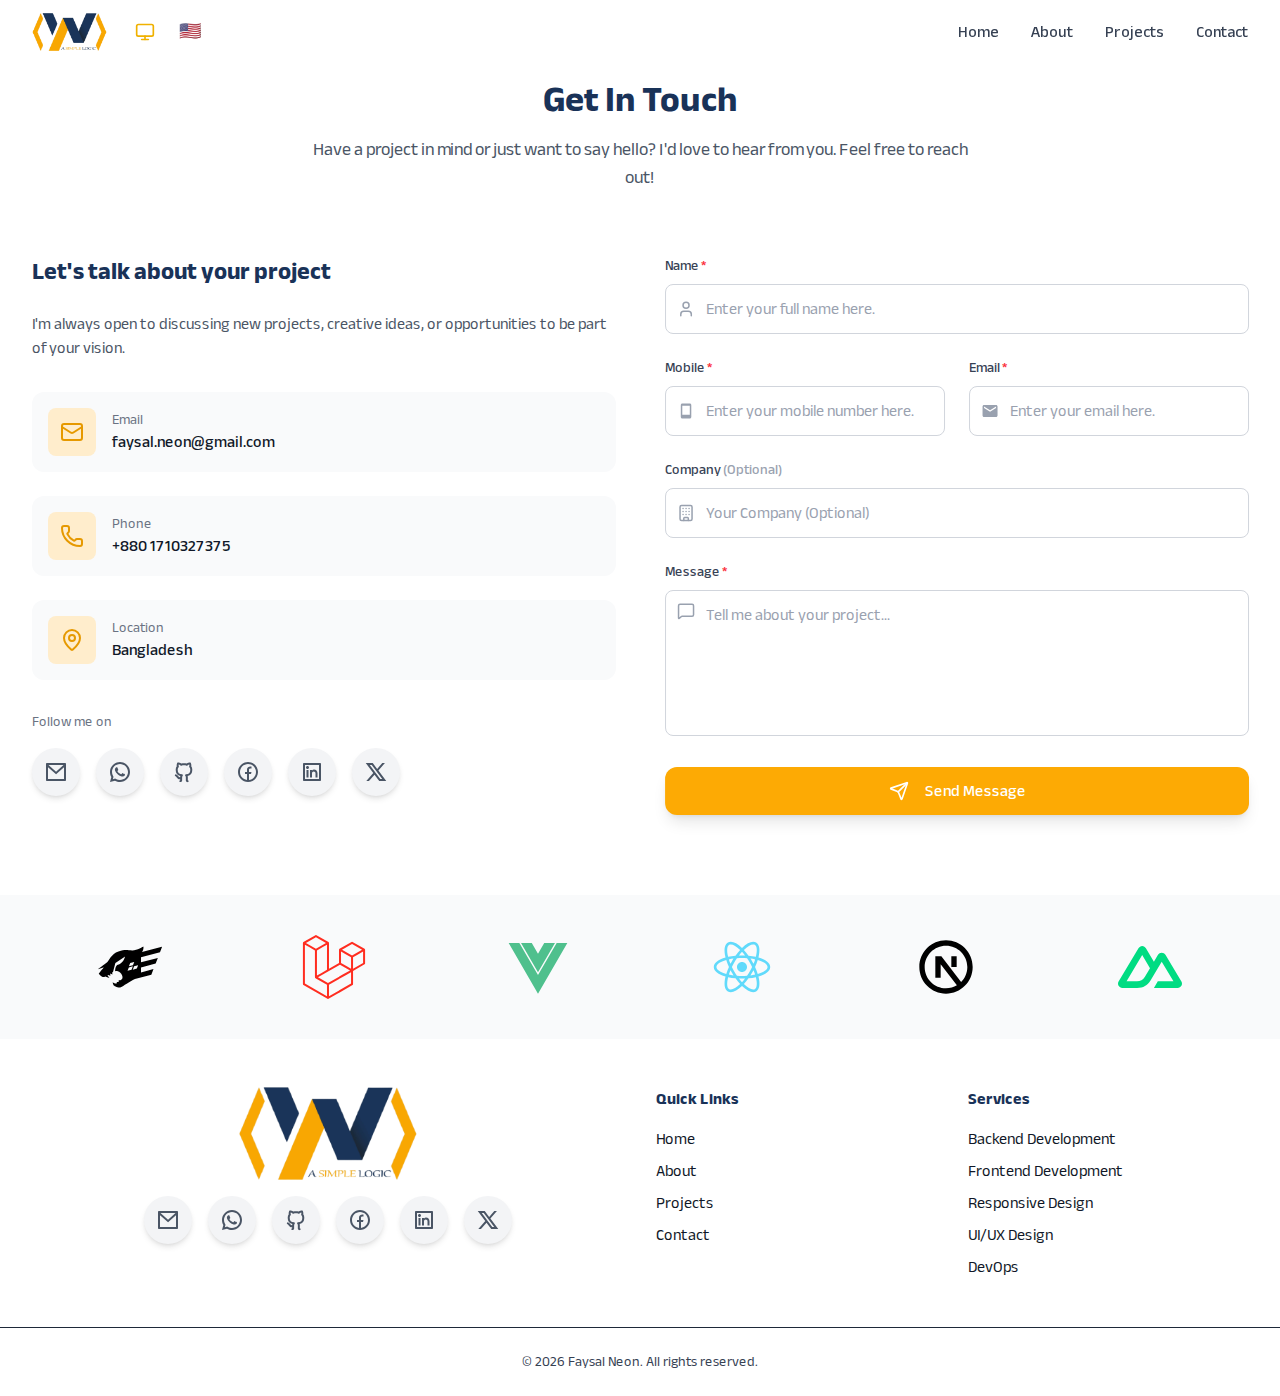
<file: contact.html>
<!DOCTYPE html><!--wFyXTwfRQPbSjWjeHUXR2--><html lang="en" dir="ltr" class="scroll-smooth dark"><head><meta charSet="utf-8"/><meta name="viewport" content="width=device-width, initial-scale=1"/><link rel="preload" href="/_next/static/media/a3cbd21e22af91be-s.p.ef2f87bf.woff2" as="font" crossorigin="" type="font/woff2"/><link rel="preload" href="/_next/static/media/c3d513372510d053-s.p.ae8f2abf.woff2" as="font" crossorigin="" type="font/woff2"/><link rel="preload" as="image" href="/logo.png"/><link rel="stylesheet" href="/_next/static/chunks/febab3fae21381e6.css" data-precedence="next"/><link rel="stylesheet" href="/_next/static/chunks/f6ba167a47fb2e71.css" data-precedence="next"/><link rel="preload" as="script" fetchPriority="low" href="/_next/static/chunks/7b5a801f3745a748.js"/><script src="/_next/static/chunks/aa0a7c5c022cbeb9.js" async=""></script><script src="/_next/static/chunks/f583cf64948894f2.js" async=""></script><script src="/_next/static/chunks/30ea11065999f7ac.js" async=""></script><script src="/_next/static/chunks/turbopack-c0285d30f055d2f4.js" async=""></script><script src="/_next/static/chunks/751b189d0554fd42.js" async=""></script><script src="/_next/static/chunks/c51fdce62e1116f5.js" async=""></script><script src="/_next/static/chunks/58485c008155fe2f.js" async=""></script><script src="/_next/static/chunks/2619259975a6cfce.js" async=""></script><script src="/_next/static/chunks/6947ad4f72c4eb7f.js" async=""></script><script src="/_next/static/chunks/ff1a16fafef87110.js" async=""></script><script src="/_next/static/chunks/7340adf74ff47ec0.js" async=""></script><script src="/_next/static/chunks/d98502cbd7c1e7db.js" async=""></script><script src="/_next/static/chunks/41bf652bc189d542.js" async=""></script><script src="/_next/static/chunks/c8f9863f17be08a3.js" async=""></script><script src="/_next/static/chunks/c943b98e4e3d0658.js" async=""></script><meta name="next-size-adjust" content=""/><meta name="theme-color" content="#2563eb"/><title>Faysal Neon - Full Stack Developer</title><meta name="description" content="Portfolio of Faysal Neon - A passionate Full Stack Developer specializing in modern web technologies, React, Next.js, and scalable solutions."/><meta name="author" content="Faysal Neon"/><meta name="keywords" content="Faysal Neon,Full Stack Developer,React,Next.js,TypeScript,Web Developer,Flutter Developer,Laravel Developer"/><meta property="og:title" content="Faysal Neon - Full Stack Developer"/><meta property="og:description" content="Portfolio of Faysal Neon - A passionate Full Stack Developer"/><meta property="og:url" content="https://faysalneonbd.web.app/"/><meta property="og:locale" content="en_US"/><meta property="og:type" content="website"/><meta name="twitter:card" content="summary"/><meta name="twitter:title" content="Faysal Neon - Full Stack Developer"/><meta name="twitter:description" content="Portfolio of Faysal Neon - A passionate Full Stack Developer"/><link rel="icon" href="/favicon.ico?favicon.ec4ff948.ico" sizes="256x256" type="image/x-icon"/><script src="/_next/static/chunks/a6dad97d9634a72d.js" noModule=""></script></head><body class="anek_bangla_654c3994-module__OAQTda__variable antialiased bg-white dark:bg-gray-900 text-gray-900 dark:text-white"><div hidden=""><!--$--><!--/$--></div> <nav class="fixed w-full z-50 transition-all duration-300 bg-transparent"><div class="max-w-7xl mx-auto px-4 sm:px-6 lg:px-8"><div class="flex items-center justify-between h-16"><div class="flex items-center justify-start gap-5"><a class="flex items-center space-x-2" href="/"><img alt="Logo" loading="eager" width="75" height="40" decoding="async" data-nimg="1" class="rounded-lg" style="color:transparent" src="/logo.png"/></a><div class="flex items-center gap-2"><div class="relative"><button class="btn-icon" aria-label="Toggle theme"><div class="w-5 h-5"></div></button></div><div class="relative"><button class="btn-tools" tabindex="0"><span class="text-lg h-6 w-5 -mt-[0.20rem]">🇺🇸</span></button></div></div></div><div class="hidden md:flex items-center space-x-8"><a class="font-medium transition-colors duration-200 hover:text-primary-600 hover:scale-105 active:scale-95 text-gray-700 dark:text-gray-200" href="/">Home</a><a class="font-medium transition-colors duration-200 hover:text-primary-600 hover:scale-105 active:scale-95 text-gray-700 dark:text-gray-200" href="/about">About</a><a class="font-medium transition-colors duration-200 hover:text-primary-600 hover:scale-105 active:scale-95 text-gray-700 dark:text-gray-200" href="/projects">Projects</a><a class="font-medium transition-colors duration-200 hover:text-primary-600 hover:scale-105 active:scale-95 text-gray-700 dark:text-gray-200" href="/contact">Contact</a></div><div class="md:hidden flex items-center gap-2"><button class="btn-icon text-gray-700 dark:text-gray-200" aria-label="Open menu"><svg xmlns="http://www.w3.org/2000/svg" width="24" height="24" viewBox="0 0 24 24" fill="none" stroke="currentColor" stroke-width="2" stroke-linecap="round" stroke-linejoin="round" class="lucide lucide-menu" aria-hidden="true"><path d="M4 5h16"></path><path d="M4 12h16"></path><path d="M4 19h16"></path></svg></button></div></div></div></nav><main><section class="py-20 bg-white dark:bg-gray-900"><div class="max-w-7xl mx-auto px-4 sm:px-6 lg:px-8"><div class="text-center mb-16" style="opacity:0;transform:translateY(20px)"><h2 class="text-3xl sm:text-4xl font-bold text-[#193258] dark:text-white mb-4">Get In Touch</h2><p class="text-lg text-gray-600 dark:text-gray-300 max-w-2xl mx-auto">Have a project in mind or just want to say hello? I&#x27;d love to hear from you. Feel free to reach out!</p></div><div class="grid lg:grid-cols-2 gap-12"><div style="opacity:0;transform:translateX(-20px)"><h3 class="text-2xl font-bold text-[#193258] dark:text-white mb-6">Let&#x27;s talk about your project</h3><p class="text-gray-600 dark:text-gray-300 mb-8">I&#x27;m always open to discussing new projects, creative ideas, or opportunities to be part of your vision.</p><div class="space-y-6 mb-8"><a href="mailto:faysal.neon@gmail.com" class="flex items-center space-x-4 p-4 bg-gray-50 dark:bg-gray-800 rounded-xl hover:bg-primary-50 dark:hover:bg-gray-700 transition-colors duration-300"><div class="p-3 bg-primary-100 dark:bg-primary-900/30 rounded-lg"><svg xmlns="http://www.w3.org/2000/svg" width="24" height="24" viewBox="0 0 24 24" fill="none" stroke="currentColor" stroke-width="2" stroke-linecap="round" stroke-linejoin="round" class="lucide lucide-mail text-primary-600 dark:text-primary-400" aria-hidden="true"><path d="m22 7-8.991 5.727a2 2 0 0 1-2.009 0L2 7"></path><rect x="2" y="4" width="20" height="16" rx="2"></rect></svg></div><div><p class="text-sm text-gray-500 dark:text-gray-400">Email</p><p class="font-medium text-gray-900 dark:text-white">faysal.neon@gmail.com</p></div></a><a href="tel:+8801710327375" class="flex items-center space-x-4 p-4 bg-gray-50 dark:bg-gray-800 rounded-xl hover:bg-primary-50 dark:hover:bg-gray-700 transition-colors duration-300"><div class="p-3 bg-primary-100 dark:bg-primary-900/30 rounded-lg"><svg xmlns="http://www.w3.org/2000/svg" width="24" height="24" viewBox="0 0 24 24" fill="none" stroke="currentColor" stroke-width="2" stroke-linecap="round" stroke-linejoin="round" class="lucide lucide-phone text-primary-600 dark:text-primary-400" aria-hidden="true"><path d="M13.832 16.568a1 1 0 0 0 1.213-.303l.355-.465A2 2 0 0 1 17 15h3a2 2 0 0 1 2 2v3a2 2 0 0 1-2 2A18 18 0 0 1 2 4a2 2 0 0 1 2-2h3a2 2 0 0 1 2 2v3a2 2 0 0 1-.8 1.6l-.468.351a1 1 0 0 0-.292 1.233 14 14 0 0 0 6.392 6.384"></path></svg></div><div><p class="text-sm text-gray-500 dark:text-gray-400">Phone</p><p class="font-medium text-gray-900 dark:text-white">+880 1710327375</p></div></a><a href="#" class="flex items-center space-x-4 p-4 bg-gray-50 dark:bg-gray-800 rounded-xl hover:bg-primary-50 dark:hover:bg-gray-700 transition-colors duration-300"><div class="p-3 bg-primary-100 dark:bg-primary-900/30 rounded-lg"><svg xmlns="http://www.w3.org/2000/svg" width="24" height="24" viewBox="0 0 24 24" fill="none" stroke="currentColor" stroke-width="2" stroke-linecap="round" stroke-linejoin="round" class="lucide lucide-map-pin text-primary-600 dark:text-primary-400" aria-hidden="true"><path d="M20 10c0 4.993-5.539 10.193-7.399 11.799a1 1 0 0 1-1.202 0C9.539 20.193 4 14.993 4 10a8 8 0 0 1 16 0"></path><circle cx="12" cy="10" r="3"></circle></svg></div><div><p class="text-sm text-gray-500 dark:text-gray-400">Location</p><p class="font-medium text-gray-900 dark:text-white">Bangladesh</p></div></a></div><div><p class="text-sm text-gray-500 dark:text-gray-400 mb-4">Follow me on</p><div class="flex space-x-4 "><a target="_blank" href="mailto:faysal.neon@gmail.com" rel="noopener noreferrer" aria-label="Email" class="btn-social flex items-center space-x-2" tabindex="0"><svg stroke="currentColor" fill="currentColor" stroke-width="0" viewBox="0 0 24 24" height="24" width="24" xmlns="http://www.w3.org/2000/svg"><path d="M3 3H21C21.5523 3 22 3.44772 22 4V20C22 20.5523 21.5523 21 21 21H3C2.44772 21 2 20.5523 2 20V4C2 3.44772 2.44772 3 3 3ZM20 7.23792L12.0718 14.338L4 7.21594V19H20V7.23792ZM4.51146 5L12.0619 11.662L19.501 5H4.51146Z"></path></svg></a><a target="_blank" href="https://wa.me/8801710327375" rel="noopener noreferrer" aria-label="WhatsApp" class="btn-social flex items-center space-x-2" tabindex="0"><svg stroke="currentColor" fill="currentColor" stroke-width="0" viewBox="0 0 24 24" height="24" width="24" xmlns="http://www.w3.org/2000/svg"><path d="M7.25361 18.4944L7.97834 18.917C9.18909 19.623 10.5651 20 12.001 20C16.4193 20 20.001 16.4183 20.001 12C20.001 7.58172 16.4193 4 12.001 4C7.5827 4 4.00098 7.58172 4.00098 12C4.00098 13.4363 4.37821 14.8128 5.08466 16.0238L5.50704 16.7478L4.85355 19.1494L7.25361 18.4944ZM2.00516 22L3.35712 17.0315C2.49494 15.5536 2.00098 13.8345 2.00098 12C2.00098 6.47715 6.47813 2 12.001 2C17.5238 2 22.001 6.47715 22.001 12C22.001 17.5228 17.5238 22 12.001 22C10.1671 22 8.44851 21.5064 6.97086 20.6447L2.00516 22ZM8.39232 7.30833C8.5262 7.29892 8.66053 7.29748 8.79459 7.30402C8.84875 7.30758 8.90265 7.31384 8.95659 7.32007C9.11585 7.33846 9.29098 7.43545 9.34986 7.56894C9.64818 8.24536 9.93764 8.92565 10.2182 9.60963C10.2801 9.76062 10.2428 9.95633 10.125 10.1457C10.0652 10.2428 9.97128 10.379 9.86248 10.5183C9.74939 10.663 9.50599 10.9291 9.50599 10.9291C9.50599 10.9291 9.40738 11.0473 9.44455 11.1944C9.45903 11.25 9.50521 11.331 9.54708 11.3991C9.57027 11.4368 9.5918 11.4705 9.60577 11.4938C9.86169 11.9211 10.2057 12.3543 10.6259 12.7616C10.7463 12.8783 10.8631 12.9974 10.9887 13.108C11.457 13.5209 11.9868 13.8583 12.559 14.1082L12.5641 14.1105C12.6486 14.1469 12.692 14.1668 12.8157 14.2193C12.8781 14.2457 12.9419 14.2685 13.0074 14.2858C13.0311 14.292 13.0554 14.2955 13.0798 14.2972C13.2415 14.3069 13.335 14.2032 13.3749 14.1555C14.0984 13.279 14.1646 13.2218 14.1696 13.2222V13.2238C14.2647 13.1236 14.4142 13.0888 14.5476 13.097C14.6085 13.1007 14.6691 13.1124 14.7245 13.1377C15.2563 13.3803 16.1258 13.7587 16.1258 13.7587L16.7073 14.0201C16.8047 14.0671 16.8936 14.1778 16.8979 14.2854C16.9005 14.3523 16.9077 14.4603 16.8838 14.6579C16.8525 14.9166 16.7738 15.2281 16.6956 15.3913C16.6406 15.5058 16.5694 15.6074 16.4866 15.6934C16.3743 15.81 16.2909 15.8808 16.1559 15.9814C16.0737 16.0426 16.0311 16.0714 16.0311 16.0714C15.8922 16.159 15.8139 16.2028 15.6484 16.2909C15.391 16.428 15.1066 16.5068 14.8153 16.5218C14.6296 16.5313 14.4444 16.5447 14.2589 16.5347C14.2507 16.5342 13.6907 16.4482 13.6907 16.4482C12.2688 16.0742 10.9538 15.3736 9.85034 14.402C9.62473 14.2034 9.4155 13.9885 9.20194 13.7759C8.31288 12.8908 7.63982 11.9364 7.23169 11.0336C7.03043 10.5884 6.90299 10.1116 6.90098 9.62098C6.89729 9.01405 7.09599 8.4232 7.46569 7.94186C7.53857 7.84697 7.60774 7.74855 7.72709 7.63586C7.85348 7.51651 7.93392 7.45244 8.02057 7.40811C8.13607 7.34902 8.26293 7.31742 8.39232 7.30833Z"></path></svg></a><a target="_blank" href="https://github.com/codewithneon" rel="noopener noreferrer" aria-label="GitHub" class="btn-social flex items-center space-x-2" tabindex="0"><svg stroke="currentColor" fill="currentColor" stroke-width="0" viewBox="0 0 24 24" height="24" width="24" xmlns="http://www.w3.org/2000/svg"><path d="M5.88401 18.6533C5.58404 18.4526 5.32587 18.1975 5.0239 17.8369C4.91473 17.7065 4.47283 17.1524 4.55811 17.2583C4.09533 16.6833 3.80296 16.417 3.50156 16.3089C2.9817 16.1225 2.7114 15.5499 2.89784 15.0301C3.08428 14.5102 3.65685 14.2399 4.17672 14.4263C4.92936 14.6963 5.43847 15.1611 6.12425 16.0143C6.03025 15.8974 6.46364 16.441 6.55731 16.5529C6.74784 16.7804 6.88732 16.9182 6.99629 16.9911C7.20118 17.1283 7.58451 17.1874 8.14709 17.1311C8.17065 16.7489 8.24136 16.3783 8.34919 16.0358C5.38097 15.3104 3.70116 13.3952 3.70116 9.63971C3.70116 8.40085 4.0704 7.28393 4.75917 6.3478C4.5415 5.45392 4.57433 4.37284 5.06092 3.15636C5.1725 2.87739 5.40361 2.66338 5.69031 2.57352C5.77242 2.54973 5.81791 2.53915 5.89878 2.52673C6.70167 2.40343 7.83573 2.69705 9.31449 3.62336C10.181 3.41879 11.0885 3.315 12.0012 3.315C12.9129 3.315 13.8196 3.4186 14.6854 3.62277C16.1619 2.69 17.2986 2.39649 18.1072 2.52651C18.1919 2.54013 18.2645 2.55783 18.3249 2.57766C18.6059 2.66991 18.8316 2.88179 18.9414 3.15636C19.4279 4.37256 19.4608 5.45344 19.2433 6.3472C19.9342 7.28337 20.3012 8.39208 20.3012 9.63971C20.3012 13.3968 18.627 15.3048 15.6588 16.032C15.7837 16.447 15.8496 16.9105 15.8496 17.4121C15.8496 18.0765 15.8471 18.711 15.8424 19.4225C15.8412 19.6127 15.8397 19.8159 15.8375 20.1281C16.2129 20.2109 16.5229 20.5077 16.6031 20.9089C16.7114 21.4504 16.3602 21.9773 15.8186 22.0856C14.6794 22.3134 13.8353 21.5538 13.8353 20.5611C13.8353 20.4708 13.836 20.3417 13.8375 20.1145C13.8398 19.8015 13.8412 19.599 13.8425 19.4094C13.8471 18.7019 13.8496 18.0716 13.8496 17.4121C13.8496 16.7148 13.6664 16.2602 13.4237 16.051C12.7627 15.4812 13.0977 14.3973 13.965 14.2999C16.9314 13.9666 18.3012 12.8177 18.3012 9.63971C18.3012 8.68508 17.9893 7.89571 17.3881 7.23559C17.1301 6.95233 17.0567 6.54659 17.199 6.19087C17.3647 5.77663 17.4354 5.23384 17.2941 4.57702L17.2847 4.57968C16.7928 4.71886 16.1744 5.0198 15.4261 5.5285C15.182 5.69438 14.8772 5.74401 14.5932 5.66413C13.7729 5.43343 12.8913 5.315 12.0012 5.315C11.111 5.315 10.2294 5.43343 9.40916 5.66413C9.12662 5.74359 8.82344 5.69492 8.57997 5.53101C7.8274 5.02439 7.2056 4.72379 6.71079 4.58376C6.56735 5.23696 6.63814 5.77782 6.80336 6.19087C6.94565 6.54659 6.87219 6.95233 6.61423 7.23559C6.01715 7.8912 5.70116 8.69376 5.70116 9.63971C5.70116 12.8116 7.07225 13.9683 10.023 14.2999C10.8883 14.3971 11.2246 15.4769 10.5675 16.0482C10.3751 16.2156 10.1384 16.7802 10.1384 17.4121V20.5611C10.1384 21.5474 9.30356 22.2869 8.17878 22.09C7.63476 21.9948 7.27093 21.4766 7.36613 20.9326C7.43827 20.5204 7.75331 20.2116 8.13841 20.1276V19.1381C7.22829 19.1994 6.47656 19.0498 5.88401 18.6533Z"></path></svg></a><a target="_blank" href="https://facebook.com/codewithneon" rel="noopener noreferrer" aria-label="Facebook" class="btn-social flex items-center space-x-2" tabindex="0"><svg stroke="currentColor" fill="currentColor" stroke-width="0" viewBox="0 0 24 24" height="24" width="24" xmlns="http://www.w3.org/2000/svg"><path d="M13.001 19.9381C16.9473 19.446 20.001 16.0796 20.001 12C20.001 7.58172 16.4193 4 12.001 4C7.5827 4 4.00098 7.58172 4.00098 12C4.00098 16.0796 7.05467 19.446 11.001 19.9381V14H9.00098V12H11.001V10.3458C11.001 9.00855 11.1402 8.52362 11.4017 8.03473C11.6631 7.54584 12.0468 7.16216 12.5357 6.9007C12.9184 6.69604 13.3931 6.57252 14.2227 6.51954C14.5519 6.49851 14.9781 6.52533 15.501 6.6V8.5H15.001C14.0837 8.5 13.7052 8.54332 13.4789 8.66433C13.3386 8.73939 13.2404 8.83758 13.1653 8.97793C13.0443 9.20418 13.001 9.42853 13.001 10.3458V12H15.501L15.001 14H13.001V19.9381ZM12.001 22C6.47813 22 2.00098 17.5228 2.00098 12C2.00098 6.47715 6.47813 2 12.001 2C17.5238 2 22.001 6.47715 22.001 12C22.001 17.5228 17.5238 22 12.001 22Z"></path></svg></a><a target="_blank" href="https://www.linkedin.com/company/codewithneon" rel="noopener noreferrer" aria-label="LinkedIn" class="btn-social flex items-center space-x-2" tabindex="0"><svg stroke="currentColor" fill="currentColor" stroke-width="0" viewBox="0 0 24 24" height="24" width="24" xmlns="http://www.w3.org/2000/svg"><path d="M4.00098 3H20.001C20.5533 3 21.001 3.44772 21.001 4V20C21.001 20.5523 20.5533 21 20.001 21H4.00098C3.44869 21 3.00098 20.5523 3.00098 20V4C3.00098 3.44772 3.44869 3 4.00098 3ZM5.00098 5V19H19.001V5H5.00098ZM7.50098 9C6.67255 9 6.00098 8.32843 6.00098 7.5C6.00098 6.67157 6.67255 6 7.50098 6C8.3294 6 9.00098 6.67157 9.00098 7.5C9.00098 8.32843 8.3294 9 7.50098 9ZM6.50098 10H8.50098V17.5H6.50098V10ZM12.001 10.4295C12.5854 9.86534 13.2665 9.5 14.001 9.5C16.072 9.5 17.501 11.1789 17.501 13.25V17.5H15.501V13.25C15.501 12.2835 14.7175 11.5 13.751 11.5C12.7845 11.5 12.001 12.2835 12.001 13.25V17.5H10.001V10H12.001V10.4295Z"></path></svg></a><a target="_blank" href="https://x.com/codewithneon" rel="noopener noreferrer" aria-label="X (Twitter)" class="btn-social flex items-center space-x-2" tabindex="0"><svg stroke="currentColor" fill="currentColor" stroke-width="0" viewBox="0 0 24 24" height="24" width="24" xmlns="http://www.w3.org/2000/svg"><path d="M10.4883 14.651L15.25 21H22.25L14.3917 10.5223L20.9308 3H18.2808L13.1643 8.88578L8.75 3H1.75L9.26086 13.0145L2.31915 21H4.96917L10.4883 14.651ZM16.25 19L5.75 5H7.75L18.25 19H16.25Z"></path></svg></a></div></div></div><div style="opacity:0;transform:translateX(20px)"><form class="space-y-6"><div><label for="name" class="block text-sm font-medium text-gray-700 dark:text-gray-300 mb-2">Name<!-- --> <span class="text-red-500">*</span></label><div class="relative"><div class="absolute inset-y-0 left-0 pl-3 flex items-center pointer-events-none"><svg xmlns="http://www.w3.org/2000/svg" width="18" height="18" viewBox="0 0 24 24" fill="none" stroke="currentColor" stroke-width="2" stroke-linecap="round" stroke-linejoin="round" class="lucide lucide-user text-gray-400" aria-hidden="true"><path d="M19 21v-2a4 4 0 0 0-4-4H9a4 4 0 0 0-4 4v2"></path><circle cx="12" cy="7" r="4"></circle></svg></div><input id="name" type="text" required="" placeholder="Enter your full name here." class="w-full px-4 py-3 border rounded-lg transition-colors duration-200 bg-white dark:bg-gray-800 text-gray-900 dark:text-white placeholder-gray-400 dark:placeholder-gray-500 focus:outline-none focus:ring-2 focus:ring-primary-500 focus:border-primary-500 pl-10 border-gray-300 dark:border-gray-600" name="name" value=""/></div></div><div class="grid sm:grid-cols-2 gap-6"><div><label for="mobile" class="block text-sm font-medium text-gray-700 dark:text-gray-300 mb-2">Mobile<!-- --> <span class="text-red-500">*</span></label><div class="relative"><div class="absolute inset-y-0 left-0 pl-3 flex items-center pointer-events-none"><svg stroke="currentColor" fill="currentColor" stroke-width="0" viewBox="0 0 24 24" class="text-gray-400" height="18" width="18" xmlns="http://www.w3.org/2000/svg"><path d="M17 2H7c-1.103 0-2 .897-2 2v16c0 1.103.897 2 2 2h10c1.103 0 2-.897 2-2V4c0-1.103-.897-2-2-2zM7 16.999V5h10l.002 11.999H7z"></path></svg></div><input id="mobile" type="tel" required="" placeholder="Enter your mobile number here." class="w-full px-4 py-3 border rounded-lg transition-colors duration-200 bg-white dark:bg-gray-800 text-gray-900 dark:text-white placeholder-gray-400 dark:placeholder-gray-500 focus:outline-none focus:ring-2 focus:ring-primary-500 focus:border-primary-500 pl-10 border-gray-300 dark:border-gray-600" name="mobile" value=""/></div></div><div><label for="email" class="block text-sm font-medium text-gray-700 dark:text-gray-300 mb-2">Email<!-- --> <span class="text-red-500">*</span></label><div class="relative"><div class="absolute inset-y-0 left-0 pl-3 flex items-center pointer-events-none"><svg stroke="currentColor" fill="currentColor" stroke-width="0" viewBox="0 0 24 24" class="text-gray-400" height="18" width="18" xmlns="http://www.w3.org/2000/svg"><path fill="none" d="M0 0h24v24H0z"></path><path d="M20 4H4c-1.1 0-1.99.9-1.99 2L2 18c0 1.1.9 2 2 2h16c1.1 0 2-.9 2-2V6c0-1.1-.9-2-2-2zm0 4-8 5-8-5V6l8 5 8-5v2z"></path></svg></div><input id="email" type="email" required="" placeholder="Enter your email here." class="w-full px-4 py-3 border rounded-lg transition-colors duration-200 bg-white dark:bg-gray-800 text-gray-900 dark:text-white placeholder-gray-400 dark:placeholder-gray-500 focus:outline-none focus:ring-2 focus:ring-primary-500 focus:border-primary-500 pl-10 border-gray-300 dark:border-gray-600" name="email" value=""/></div></div></div><div><label for="company" class="block text-sm font-medium text-gray-700 dark:text-gray-300 mb-2">Company<!-- --> <span class="text-gray-400">(Optional)</span></label><div class="relative"><div class="absolute inset-y-0 left-0 pl-3 flex items-center pointer-events-none"><svg xmlns="http://www.w3.org/2000/svg" width="18" height="18" viewBox="0 0 24 24" fill="none" stroke="currentColor" stroke-width="2" stroke-linecap="round" stroke-linejoin="round" class="lucide lucide-building text-gray-400" aria-hidden="true"><path d="M12 10h.01"></path><path d="M12 14h.01"></path><path d="M12 6h.01"></path><path d="M16 10h.01"></path><path d="M16 14h.01"></path><path d="M16 6h.01"></path><path d="M8 10h.01"></path><path d="M8 14h.01"></path><path d="M8 6h.01"></path><path d="M9 22v-3a1 1 0 0 1 1-1h4a1 1 0 0 1 1 1v3"></path><rect x="4" y="2" width="16" height="20" rx="2"></rect></svg></div><input id="company" type="text" placeholder="Your Company (Optional)" class="w-full px-4 py-3 border rounded-lg transition-colors duration-200 bg-white dark:bg-gray-800 text-gray-900 dark:text-white placeholder-gray-400 dark:placeholder-gray-500 focus:outline-none focus:ring-2 focus:ring-primary-500 focus:border-primary-500 pl-10 border-gray-300 dark:border-gray-600" name="company" value=""/></div></div><div><label for="message" class="block text-sm font-medium text-gray-700 dark:text-gray-300 mb-2">Message<!-- --> <span class="text-red-500">*</span></label><div class="relative"><div class="absolute top-3 left-3 pointer-events-none"><svg xmlns="http://www.w3.org/2000/svg" width="18" height="18" viewBox="0 0 24 24" fill="none" stroke="currentColor" stroke-width="2" stroke-linecap="round" stroke-linejoin="round" class="lucide lucide-message-square text-gray-400" aria-hidden="true"><path d="M22 17a2 2 0 0 1-2 2H6.828a2 2 0 0 0-1.414.586l-2.202 2.202A.71.71 0 0 1 2 21.286V5a2 2 0 0 1 2-2h16a2 2 0 0 1 2 2z"></path></svg></div><textarea id="message" rows="5" name="message" required="" placeholder="Tell me about your project..." class="w-full px-4 py-3 border rounded-lg transition-colors duration-200 bg-white dark:bg-gray-800 text-gray-900 dark:text-white placeholder-gray-400 dark:placeholder-gray-500 focus:outline-none focus:ring-2 focus:ring-primary-500 focus:border-primary-500 resize-none pl-10 border-gray-300 dark:border-gray-600"></textarea></div></div><button type="submit" class="btn-primary w-full" tabindex="0"><svg xmlns="http://www.w3.org/2000/svg" width="24" height="24" viewBox="0 0 24 24" fill="none" stroke="currentColor" stroke-width="2" stroke-linecap="round" stroke-linejoin="round" class="lucide lucide-send mr-2 w-5 h-5 inline-flex" aria-hidden="true"><path d="M14.536 21.686a.5.5 0 0 0 .937-.024l6.5-19a.496.496 0 0 0-.635-.635l-19 6.5a.5.5 0 0 0-.024.937l7.93 3.18a2 2 0 0 1 1.112 1.11z"></path><path d="m21.854 2.147-10.94 10.939"></path></svg>Send Message</button></form></div></div></div></section></main><!--$--><!--/$--><section class="py-10 bg-gray-50 dark:bg-gray-800 overflow-hidden"><div class="max-w-7xl mx-auto px-4 sm:px-6 lg:px-8"><div class="swiper overflow-visible!"><div class="swiper-wrapper"><div class="swiper-slide flex! justify-center!"><div class="flex items-center justify-center cursor-pointer hover:scale-110 transition-transform duration-300"><span style="color:#353535"><svg stroke="currentColor" fill="currentColor" stroke-width="0" role="img" viewBox="0 0 24 24" height="64" width="64" xmlns="http://www.w3.org/2000/svg"><path d="M24 18.588a1.529 1.529 0 01-1.895-.72l-3.45-4.771-.5-.667-4.003 5.444a1.466 1.466 0 01-1.802.708l5.158-6.92-4.798-6.251a1.595 1.595 0 011.9.666l3.576 4.83 3.596-4.81a1.435 1.435 0 011.788-.668L21.708 7.9l-2.522 3.283a.666.666 0 000 .994l4.804 6.412zM.002 11.576l.42-2.075c1.154-4.103 5.858-5.81 9.094-3.27 1.895 1.489 2.368 3.597 2.275 5.973H1.116C.943 16.447 4.005 19.009 7.92 17.7a4.078 4.078 0 002.582-2.876c.207-.666.548-.78 1.174-.588a5.417 5.417 0 01-2.589 3.957 6.272 6.272 0 01-7.306-.933 6.575 6.575 0 01-1.64-3.858c0-.235-.08-.455-.134-.666A88.33 88.33 0 010 11.577zm1.127-.286h9.654c-.06-3.076-2.001-5.258-4.59-5.278-2.882-.04-4.944 2.094-5.071 5.264z"></path></svg></span></div></div><div class="swiper-slide flex! justify-center!"><div class="flex items-center justify-center cursor-pointer hover:scale-110 transition-transform duration-300"><span style="color:#000000"><svg stroke="currentColor" fill="currentColor" stroke-width="0" role="img" viewBox="0 0 24 24" height="64" width="64" xmlns="http://www.w3.org/2000/svg"><path d="M23.245 6.49L24 4.533l-.031-.121-7.473 1.967c.797-1.153.523-2.078.523-2.078s-2.387 1.524-4.193 1.485c-1.804-.04-2.387-.52-5.155.362-2.768.882-3.551 3.59-4.351 4.173-.804.583-3.32 2.477-3.32 2.477l.006.034 2.27-.724s-.622.585-1.945 2.37l-.062-.057.002.011s1.064 1.626 2.107 1.324a2.14 2.14 0 0 0 .353-.147c.419.234.967.463 1.572.525 0 0-.41-.475-.752-1.017l.238-.154.865.318-.096-.812c.003-.003.006-.003.008-.006l.849.311-.105-.738a5.65 5.65 0 0 1 .322-.158l.885-3.345 3.662-2.497-.291.733c-.741 1.826-2.135 2.256-2.135 2.256l-.582.22c-.433.512-.614.637-.764 2.353.348-.088.682-.107.984-.028 1.564.421 2.107 2.307 1.685 2.827-.104.13-.356.354-.673.617H7.77l-.008.514-.065.051h-.645l-.009.504-.17.127c-.607.011-1.373-.518-1.373-.518 0 .481.401 1.225.401 1.225l.07-.034-.061.045s1.625 1.083 2.646.681c.91-.356 3.263-2.213 5.296-3.093l6.15-1.62.811-2.1-4.688 1.235v-1.889l5.5-1.448.811-2.1-6.31 1.662V8.367zm-11.163 4l1.459-.384.02.074-.455 1.179-1.513.398zm.503 2.526l-1.512.398.489-1.266 1.459-.385.02.074zm1.971-.424l-1.513.398.49-1.266 1.459-.385.02.073Z"></path></svg></span></div></div><div class="swiper-slide flex! justify-center!"><div class="flex items-center justify-center cursor-pointer hover:scale-110 transition-transform duration-300"><span style="color:#FF2D20"><svg stroke="currentColor" fill="currentColor" stroke-width="0" role="img" viewBox="0 0 24 24" height="64" width="64" xmlns="http://www.w3.org/2000/svg"><path d="M23.642 5.43a.364.364 0 01.014.1v5.149c0 .135-.073.26-.189.326l-4.323 2.49v4.934a.378.378 0 01-.188.326L9.93 23.949a.316.316 0 01-.066.027c-.008.002-.016.008-.024.01a.348.348 0 01-.192 0c-.011-.002-.02-.008-.03-.012-.02-.008-.042-.014-.062-.025L.533 18.755a.376.376 0 01-.189-.326V2.974c0-.033.005-.066.014-.098.003-.012.01-.02.014-.032a.369.369 0 01.023-.058c.004-.013.015-.022.023-.033l.033-.045c.012-.01.025-.018.037-.027.014-.012.027-.024.041-.034H.53L5.043.05a.375.375 0 01.375 0L9.93 2.647h.002c.015.01.027.021.04.033l.038.027c.013.014.02.03.033.045.008.011.02.021.025.033.01.02.017.038.024.058.003.011.01.021.013.032.01.031.014.064.014.098v9.652l3.76-2.164V5.527c0-.033.004-.066.013-.098.003-.01.01-.02.013-.032a.487.487 0 01.024-.059c.007-.012.018-.02.025-.033.012-.015.021-.03.033-.043.012-.012.025-.02.037-.028.014-.01.026-.023.041-.032h.001l4.513-2.598a.375.375 0 01.375 0l4.513 2.598c.016.01.027.021.042.031.012.01.025.018.036.028.013.014.022.03.034.044.008.012.019.021.024.033.011.02.018.04.024.06.006.01.012.021.015.032zm-.74 5.032V6.179l-1.578.908-2.182 1.256v4.283zm-4.51 7.75v-4.287l-2.147 1.225-6.126 3.498v4.325zM1.093 3.624v14.588l8.273 4.761v-4.325l-4.322-2.445-.002-.003H5.04c-.014-.01-.025-.021-.04-.031-.011-.01-.024-.018-.035-.027l-.001-.002c-.013-.012-.021-.025-.031-.04-.01-.011-.021-.022-.028-.036h-.002c-.008-.014-.013-.031-.02-.047-.006-.016-.014-.027-.018-.043a.49.49 0 01-.008-.057c-.002-.014-.006-.027-.006-.041V5.789l-2.18-1.257zM5.23.81L1.47 2.974l3.76 2.164 3.758-2.164zm1.956 13.505l2.182-1.256V3.624l-1.58.91-2.182 1.255v9.435zm11.581-10.95l-3.76 2.163 3.76 2.163 3.759-2.164zm-.376 4.978L16.21 7.087 14.63 6.18v4.283l2.182 1.256 1.58.908zm-8.65 9.654l5.514-3.148 2.756-1.572-3.757-2.163-4.323 2.489-3.941 2.27z"></path></svg></span></div></div><div class="swiper-slide flex! justify-center!"><div class="flex items-center justify-center cursor-pointer hover:scale-110 transition-transform duration-300"><span style="color:#4FC08D"><svg stroke="currentColor" fill="currentColor" stroke-width="0" viewBox="0 0 24 24" height="64" width="64" xmlns="http://www.w3.org/2000/svg"><path d="M1.00098 3H5.00098L12.001 15L19.001 3H23.001L12.001 22L1.00098 3ZM9.66764 3L12.001 7L14.3343 3H18.3694L12.001 14L5.63256 3H9.66764Z"></path></svg></span></div></div><div class="swiper-slide flex! justify-center!"><div class="flex items-center justify-center cursor-pointer hover:scale-110 transition-transform duration-300"><span style="color:#61DAFB"><svg stroke="currentColor" fill="currentColor" stroke-width="0" viewBox="0 0 24 24" height="64" width="64" xmlns="http://www.w3.org/2000/svg"><path d="M14.448 16.2394C13.8809 17.0412 13.2933 17.7714 12.7015 18.4146C14.3738 20.0375 15.9291 20.7975 16.792 20.2993C17.6549 19.8011 17.7744 18.0742 17.2051 15.8145C16.3521 16.0054 15.426 16.1492 14.448 16.2394ZM13.138 16.3265C12.7641 16.342 12.3845 16.3499 12.0003 16.3499C11.6161 16.3499 11.2365 16.342 10.8627 16.3265C11.2394 16.8188 11.6208 17.2749 12.0003 17.6905C12.3798 17.2749 12.7612 16.8188 13.138 16.3265ZM18.1787 8.43278C20.8434 9.19718 22.5837 10.4672 22.5837 11.9999C22.5837 13.5325 20.8434 14.8026 18.1787 15.567C18.8491 18.2569 18.6193 20.399 17.292 21.1653C15.9647 21.9316 13.9947 21.0595 12.0003 19.134C10.006 21.0595 8.03596 21.9316 6.70866 21.1653C5.38136 20.399 5.15158 18.2569 5.82195 15.567C3.15724 14.8026 1.41699 13.5325 1.41699 11.9999C1.41699 10.4672 3.15724 9.19718 5.82195 8.43278C5.15158 5.74288 5.38136 3.60075 6.70866 2.83443C8.03596 2.06811 10.006 2.94019 12.0003 4.86569C13.9947 2.94019 15.9647 2.06811 17.292 2.83443C18.6193 3.60075 18.8491 5.74288 18.1787 8.43278ZM17.2051 8.18527C17.7744 5.92558 17.6549 4.19865 16.792 3.70046C15.9291 3.20226 14.3738 3.96221 12.7015 5.58509C13.2933 6.2283 13.8809 6.95849 14.448 7.76031C15.426 7.85054 16.3521 7.99432 17.2051 8.18527ZM6.79554 15.8145C6.22624 18.0742 6.34577 19.8011 7.20866 20.2993C8.07155 20.7975 9.62688 20.0375 11.2992 18.4146C10.7073 17.7714 10.1197 17.0412 9.55262 16.2394C8.57467 16.1492 7.6485 16.0054 6.79554 15.8145ZM10.8627 7.67324C11.2365 7.65776 11.6161 7.64987 12.0003 7.64987C12.3845 7.64987 12.7641 7.65776 13.138 7.67324C12.7612 7.18096 12.3798 6.7248 12.0003 6.30922C11.6208 6.7248 11.2394 7.18096 10.8627 7.67324ZM9.55262 7.76031C10.1197 6.95849 10.7073 6.2283 11.2992 5.58509C9.62688 3.96221 8.07155 3.20226 7.20866 3.70046C6.34577 4.19865 6.22624 5.92558 6.79554 8.18527C7.6485 7.99432 8.57467 7.85054 9.55262 7.76031ZM13.8939 15.2797C14.2395 14.7728 14.5772 14.2366 14.9015 13.6749C15.2258 13.1131 15.5213 12.5526 15.7875 11.9999C15.5213 11.4471 15.2258 10.8866 14.9015 10.3249C14.5772 9.76311 14.2395 9.22694 13.8939 8.72005C13.2821 8.6742 12.649 8.64987 12.0003 8.64987C11.3517 8.64987 10.7185 8.6742 10.1067 8.72005C9.76112 9.22694 9.42347 9.76311 9.09914 10.3249C8.77481 10.8866 8.4793 11.4471 8.21312 11.9999C8.4793 12.5526 8.77481 13.1131 9.09914 13.6749C9.42347 14.2366 9.76112 14.7728 10.1067 15.2797C10.7185 15.3255 11.3517 15.3499 12.0003 15.3499C12.649 15.3499 13.2821 15.3255 13.8939 15.2797ZM15.1785 15.1484C15.7932 15.0683 16.3789 14.9661 16.9286 14.8452C16.7584 14.3087 16.5541 13.7504 16.3161 13.178C16.1426 13.5095 15.9596 13.8421 15.7675 14.1749C15.5754 14.5076 15.3788 14.8324 15.1785 15.1484ZM8.82218 8.85133C8.20747 8.93147 7.62174 9.03367 7.07208 9.15454C7.24223 9.691 7.44659 10.2494 7.68454 10.8218C7.85806 10.4903 8.04101 10.1576 8.23311 9.82487C8.42522 9.49212 8.62185 9.16736 8.82218 8.85133ZM7.07208 14.8452C7.62174 14.9661 8.20747 15.0683 8.82218 15.1484C8.62185 14.8324 8.42522 14.5076 8.23311 14.1749C8.04101 13.8421 7.85806 13.5095 7.68454 13.178C7.44659 13.7504 7.24223 14.3087 7.07208 14.8452ZM6.09439 14.6C6.35551 13.7659 6.69407 12.8919 7.10491 11.9999C6.69407 11.1078 6.35551 10.2339 6.09439 9.39969C3.85279 10.0365 2.41699 11.0035 2.41699 11.9999C2.41699 12.9962 3.85279 13.9632 6.09439 14.6ZM16.9286 9.15454C16.3789 9.03367 15.7932 8.93147 15.1785 8.85133C15.3788 9.16736 15.5754 9.49212 15.7675 9.82487C15.9596 10.1576 16.1426 10.4903 16.3161 10.8218C16.5541 10.2494 16.7584 9.691 16.9286 9.15454ZM17.9063 9.39969C17.6451 10.2339 17.3066 11.1078 16.8957 11.9999C17.3066 12.8919 17.6451 13.7659 17.9063 14.6C20.1479 13.9632 21.5837 12.9962 21.5837 11.9999C21.5837 11.0035 20.1479 10.0365 17.9063 9.39969ZM12.0003 13.879C10.9625 13.879 10.1212 13.0377 10.1212 11.9999C10.1212 10.962 10.9625 10.1207 12.0003 10.1207C13.0382 10.1207 13.8795 10.962 13.8795 11.9999C13.8795 13.0377 13.0382 13.879 12.0003 13.879Z"></path></svg></span></div></div><div class="swiper-slide flex! justify-center!"><div class="flex items-center justify-center cursor-pointer hover:scale-110 transition-transform duration-300"><span style="color:#000000"><svg stroke="currentColor" fill="currentColor" stroke-width="0" viewBox="0 0 24 24" height="64" width="64" xmlns="http://www.w3.org/2000/svg"><path d="M17.6644 17.6493L10.2602 8H8V16H10V10.9462L16.0869 18.8788C14.8907 19.5909 13.4931 20 12 20C7.58172 20 4 16.4183 4 12C4 7.58172 7.58172 4 12 4C16.4183 4 20 7.58172 20 12C20 14.2053 19.1077 16.2022 17.6644 17.6493ZM12 22C17.5228 22 22 17.5228 22 12C22 6.47715 17.5228 2 12 2C6.47715 2 2 6.47715 2 12C2 17.5228 6.47715 22 12 22ZM14 12V8H16V12H14Z"></path></svg></span></div></div><div class="swiper-slide flex! justify-center!"><div class="flex items-center justify-center cursor-pointer hover:scale-110 transition-transform duration-300"><span style="color:#00DC82"><svg stroke="currentColor" fill="currentColor" stroke-width="0" role="img" viewBox="0 0 24 24" height="64" width="64" xmlns="http://www.w3.org/2000/svg"><path d="M13.4642 19.8295h8.9218c.2834 0 .5618-.0723.8072-.2098a1.5899 1.5899 0 0 0 .5908-.5732 1.5293 1.5293 0 0 0 .216-.783 1.529 1.529 0 0 0-.2167-.7828L17.7916 7.4142a1.5904 1.5904 0 0 0-.5907-.573 1.6524 1.6524 0 0 0-.807-.2099c-.2833 0-.5616.0724-.807.2098a1.5904 1.5904 0 0 0-.5907.5731L13.4642 9.99l-2.9954-5.0366a1.5913 1.5913 0 0 0-.591-.573 1.6533 1.6533 0 0 0-.8071-.2098c-.2834 0-.5617.0723-.8072.2097a1.5913 1.5913 0 0 0-.591.573L.2168 17.4808A1.5292 1.5292 0 0 0 0 18.2635c-.0001.2749.0744.545.216.783a1.59 1.59 0 0 0 .5908.5732c.2454.1375.5238.2098.8072.2098h5.6003c2.219 0 3.8554-.9454 4.9813-2.7899l2.7337-4.5922L16.3935 9.99l4.3944 7.382h-5.8586ZM7.123 17.3694l-3.9083-.0009 5.8586-9.8421 2.9232 4.921-1.9572 3.2892c-.7478 1.1967-1.5972 1.6328-2.9163 1.6328z"></path></svg></span></div></div><div class="swiper-slide flex! justify-center!"><div class="flex items-center justify-center cursor-pointer hover:scale-110 transition-transform duration-300"><span style="color:#4479A1"><svg stroke="currentColor" fill="currentColor" stroke-width="0" viewBox="0 0 24 24" height="64" width="64" xmlns="http://www.w3.org/2000/svg"><path d="M5 12.5C5 12.8134 5.46101 13.3584 6.53047 13.8931C7.91405 14.5849 9.87677 15 12 15C14.1232 15 16.0859 14.5849 17.4695 13.8931C18.539 13.3584 19 12.8134 19 12.5V10.3287C17.35 11.3482 14.8273 12 12 12C9.17273 12 6.64996 11.3482 5 10.3287V12.5ZM19 15.3287C17.35 16.3482 14.8273 17 12 17C9.17273 17 6.64996 16.3482 5 15.3287V17.5C5 17.8134 5.46101 18.3584 6.53047 18.8931C7.91405 19.5849 9.87677 20 12 20C14.1232 20 16.0859 19.5849 17.4695 18.8931C18.539 18.3584 19 17.8134 19 17.5V15.3287ZM3 17.5V7.5C3 5.01472 7.02944 3 12 3C16.9706 3 21 5.01472 21 7.5V17.5C21 19.9853 16.9706 22 12 22C7.02944 22 3 19.9853 3 17.5ZM12 10C14.1232 10 16.0859 9.58492 17.4695 8.89313C18.539 8.3584 19 7.81342 19 7.5C19 7.18658 18.539 6.6416 17.4695 6.10687C16.0859 5.41508 14.1232 5 12 5C9.87677 5 7.91405 5.41508 6.53047 6.10687C5.46101 6.6416 5 7.18658 5 7.5C5 7.81342 5.46101 8.3584 6.53047 8.89313C7.91405 9.58492 9.87677 10 12 10Z"></path></svg></span></div></div><div class="swiper-slide flex! justify-center!"><div class="flex items-center justify-center cursor-pointer hover:scale-110 transition-transform duration-300"><span style="color:#003B57"><svg stroke="currentColor" fill="currentColor" stroke-width="0" role="img" viewBox="0 0 24 24" height="64" width="64" xmlns="http://www.w3.org/2000/svg"><path d="M21.678.521c-1.032-.92-2.28-.55-3.513.544a8.71 8.71 0 0 0-.547.535c-2.109 2.237-4.066 6.38-4.674 9.544.237.48.422 1.093.544 1.561a13.044 13.044 0 0 1 .164.703s-.019-.071-.096-.296l-.05-.146a1.689 1.689 0 0 0-.033-.08c-.138-.32-.518-.995-.686-1.289-.143.423-.27.818-.376 1.176.484.884.778 2.4.778 2.4s-.025-.099-.147-.442c-.107-.303-.644-1.244-.772-1.464-.217.804-.304 1.346-.226 1.478.152.256.296.698.422 1.186.286 1.1.485 2.44.485 2.44l.017.224a22.41 22.41 0 0 0 .056 2.748c.095 1.146.273 2.13.5 2.657l.155-.084c-.334-1.038-.47-2.399-.41-3.967.09-2.398.642-5.29 1.661-8.304 1.723-4.55 4.113-8.201 6.3-9.945-1.993 1.8-4.692 7.63-5.5 9.788-.904 2.416-1.545 4.684-1.931 6.857.666-2.037 2.821-2.912 2.821-2.912s1.057-1.304 2.292-3.166c-.74.169-1.955.458-2.362.629-.6.251-.762.337-.762.337s1.945-1.184 3.613-1.72C21.695 7.9 24.195 2.767 21.678.521m-18.573.543A1.842 1.842 0 0 0 1.27 2.9v16.608a1.84 1.84 0 0 0 1.835 1.834h9.418a22.953 22.953 0 0 1-.052-2.707c-.006-.062-.011-.141-.016-.2a27.01 27.01 0 0 0-.473-2.378c-.121-.47-.275-.898-.369-1.057-.116-.197-.098-.31-.097-.432 0-.12.015-.245.037-.386a9.98 9.98 0 0 1 .234-1.045l.217-.028c-.017-.035-.014-.065-.031-.097l-.041-.381a32.8 32.8 0 0 1 .382-1.194l.2-.019c-.008-.016-.01-.038-.018-.053l-.043-.316c.63-3.28 2.587-7.443 4.8-9.791.066-.069.133-.128.198-.194Z"></path></svg></span></div></div><div class="swiper-slide flex! justify-center!"><div class="flex items-center justify-center cursor-pointer hover:scale-110 transition-transform duration-300"><span style="color:#4169E1"><svg stroke="currentColor" fill="currentColor" stroke-width="0" role="img" viewBox="0 0 24 24" height="64" width="64" xmlns="http://www.w3.org/2000/svg"><path d="M23.5594 14.7228a.5269.5269 0 0 0-.0563-.1191c-.139-.2632-.4768-.3418-1.0074-.2321-1.6533.3411-2.2935.1312-2.5256-.0191 1.342-2.0482 2.445-4.522 3.0411-6.8297.2714-1.0507.7982-3.5237.1222-4.7316a1.5641 1.5641 0 0 0-.1509-.235C21.6931.9086 19.8007.0248 17.5099.0005c-1.4947-.0158-2.7705.3461-3.1161.4794a9.449 9.449 0 0 0-.5159-.0816 8.044 8.044 0 0 0-1.3114-.1278c-1.1822-.0184-2.2038.2642-3.0498.8406-.8573-.3211-4.7888-1.645-7.2219.0788C.9359 2.1526.3086 3.8733.4302 6.3043c.0409.818.5069 3.334 1.2423 5.7436.4598 1.5065.9387 2.7019 1.4334 3.582.553.9942 1.1259 1.5933 1.7143 1.7895.4474.1491 1.1327.1441 1.8581-.7279.8012-.9635 1.5903-1.8258 1.9446-2.2069.4351.2355.9064.3625 1.39.3772a.0569.0569 0 0 0 .0004.0041 11.0312 11.0312 0 0 0-.2472.3054c-.3389.4302-.4094.5197-1.5002.7443-.3102.064-1.1344.2339-1.1464.8115-.0025.1224.0329.2309.0919.3268.2269.4231.9216.6097 1.015.6331 1.3345.3335 2.5044.092 3.3714-.6787-.017 2.231.0775 4.4174.3454 5.0874.2212.5529.7618 1.9045 2.4692 1.9043.2505 0 .5263-.0291.8296-.0941 1.7819-.3821 2.5557-1.1696 2.855-2.9059.1503-.8707.4016-2.8753.5388-4.1012.0169-.0703.0357-.1207.057-.1362.0007-.0005.0697-.0471.4272.0307a.3673.3673 0 0 0 .0443.0068l.2539.0223.0149.001c.8468.0384 1.9114-.1426 2.5312-.4308.6438-.2988 1.8057-1.0323 1.5951-1.6698zM2.371 11.8765c-.7435-2.4358-1.1779-4.8851-1.2123-5.5719-.1086-2.1714.4171-3.6829 1.5623-4.4927 1.8367-1.2986 4.8398-.5408 6.108-.13-.0032.0032-.0066.0061-.0098.0094-2.0238 2.044-1.9758 5.536-1.9708 5.7495-.0002.0823.0066.1989.0162.3593.0348.5873.0996 1.6804-.0735 2.9184-.1609 1.1504.1937 2.2764.9728 3.0892.0806.0841.1648.1631.2518.2374-.3468.3714-1.1004 1.1926-1.9025 2.1576-.5677.6825-.9597.5517-1.0886.5087-.3919-.1307-.813-.5871-1.2381-1.3223-.4796-.839-.9635-2.0317-1.4155-3.5126zm6.0072 5.0871c-.1711-.0428-.3271-.1132-.4322-.1772.0889-.0394.2374-.0902.4833-.1409 1.2833-.2641 1.4815-.4506 1.9143-1.0002.0992-.126.2116-.2687.3673-.4426a.3549.3549 0 0 0 .0737-.1298c.1708-.1513.2724-.1099.4369-.0417.156.0646.3078.26.3695.4752.0291.1016.0619.2945-.0452.4444-.9043 1.2658-2.2216 1.2494-3.1676 1.0128zm2.094-3.988-.0525.141c-.133.3566-.2567.6881-.3334 1.003-.6674-.0021-1.3168-.2872-1.8105-.8024-.6279-.6551-.9131-1.5664-.7825-2.5004.1828-1.3079.1153-2.4468.079-3.0586-.005-.0857-.0095-.1607-.0122-.2199.2957-.2621 1.6659-.9962 2.6429-.7724.4459.1022.7176.4057.8305.928.5846 2.7038.0774 3.8307-.3302 4.7363-.084.1866-.1633.3629-.2311.5454zm7.3637 4.5725c-.0169.1768-.0358.376-.0618.5959l-.146.4383a.3547.3547 0 0 0-.0182.1077c-.0059.4747-.054.6489-.115.8693-.0634.2292-.1353.4891-.1794 1.0575-.11 1.4143-.8782 2.2267-2.4172 2.5565-1.5155.3251-1.7843-.4968-2.0212-1.2217a6.5824 6.5824 0 0 0-.0769-.2266c-.2154-.5858-.1911-1.4119-.1574-2.5551.0165-.5612-.0249-1.9013-.3302-2.6462.0044-.2932.0106-.5909.019-.8918a.3529.3529 0 0 0-.0153-.1126 1.4927 1.4927 0 0 0-.0439-.208c-.1226-.4283-.4213-.7866-.7797-.9351-.1424-.059-.4038-.1672-.7178-.0869.067-.276.1831-.5875.309-.9249l.0529-.142c.0595-.16.134-.3257.213-.5012.4265-.9476 1.0106-2.2453.3766-5.1772-.2374-1.0981-1.0304-1.6343-2.2324-1.5098-.7207.0746-1.3799.3654-1.7088.5321a5.6716 5.6716 0 0 0-.1958.1041c.0918-1.1064.4386-3.1741 1.7357-4.4823a4.0306 4.0306 0 0 1 .3033-.276.3532.3532 0 0 0 .1447-.0644c.7524-.5706 1.6945-.8506 2.802-.8325.4091.0067.8017.0339 1.1742.081 1.939.3544 3.2439 1.4468 4.0359 2.3827.8143.9623 1.2552 1.9315 1.4312 2.4543-1.3232-.1346-2.2234.1268-2.6797.779-.9926 1.4189.543 4.1729 1.2811 5.4964.1353.2426.2522.4522.2889.5413.2403.5825.5515.9713.7787 1.2552.0696.087.1372.1714.1885.245-.4008.1155-1.1208.3825-1.0552 1.717-.0123.1563-.0423.4469-.0834.8148-.0461.2077-.0702.4603-.0994.7662zm.8905-1.6211c-.0405-.8316.2691-.9185.5967-1.0105a2.8566 2.8566 0 0 0 .135-.0406 1.202 1.202 0 0 0 .1342.103c.5703.3765 1.5823.4213 3.0068.1344-.2016.1769-.5189.3994-.9533.6011-.4098.1903-1.0957.333-1.7473.3636-.7197.0336-1.0859-.0807-1.1721-.151zm.5695-9.2712c-.0059.3508-.0542.6692-.1054 1.0017-.055.3576-.112.7274-.1264 1.1762-.0142.4368.0404.8909.0932 1.3301.1066.887.216 1.8003-.2075 2.7014a3.5272 3.5272 0 0 1-.1876-.3856c-.0527-.1276-.1669-.3326-.3251-.6162-.6156-1.1041-2.0574-3.6896-1.3193-4.7446.3795-.5427 1.3408-.5661 2.1781-.463zm.2284 7.0137a12.3762 12.3762 0 0 0-.0853-.1074l-.0355-.0444c.7262-1.1995.5842-2.3862.4578-3.4385-.0519-.4318-.1009-.8396-.0885-1.2226.0129-.4061.0666-.7543.1185-1.0911.0639-.415.1288-.8443.1109-1.3505.0134-.0531.0188-.1158.0118-.1902-.0457-.4855-.5999-1.938-1.7294-3.253-.6076-.7073-1.4896-1.4972-2.6889-2.0395.5251-.1066 1.2328-.2035 2.0244-.1859 2.0515.0456 3.6746.8135 4.8242 2.2824a.908.908 0 0 1 .0667.1002c.7231 1.3556-.2762 6.2751-2.9867 10.5405zm-8.8166-6.1162c-.025.1794-.3089.4225-.6211.4225a.5821.5821 0 0 1-.0809-.0056c-.1873-.026-.3765-.144-.5059-.3156-.0458-.0605-.1203-.178-.1055-.2844.0055-.0401.0261-.0985.0925-.1488.1182-.0894.3518-.1226.6096-.0867.3163.0441.6426.1938.6113.4186zm7.9305-.4114c.0111.0792-.049.201-.1531.3102-.0683.0717-.212.1961-.4079.2232a.5456.5456 0 0 1-.075.0052c-.2935 0-.5414-.2344-.5607-.3717-.024-.1765.2641-.3106.5611-.352.297-.0414.6111.0088.6356.1851z"></path></svg></span></div></div><div class="swiper-slide flex! justify-center!"><div class="flex items-center justify-center cursor-pointer hover:scale-110 transition-transform duration-300"><span style="color:#FFCA28"><svg stroke="currentColor" fill="currentColor" stroke-width="0" role="img" viewBox="0 0 24 24" height="64" width="64" xmlns="http://www.w3.org/2000/svg"><path d="M19.455 8.369c-.538-.748-1.778-2.285-3.681-4.569-.826-.991-1.535-1.832-1.884-2.245a146 146 0 0 0-.488-.576l-.207-.245-.113-.133-.022-.032-.01-.005L12.57 0l-.609.488c-1.555 1.246-2.828 2.851-3.681 4.64-.523 1.064-.864 2.105-1.043 3.176-.047.241-.088.489-.121.738-.209-.017-.421-.028-.632-.033-.018-.001-.035-.002-.059-.003a7.46 7.46 0 0 0-2.28.274l-.317.089-.163.286c-.765 1.342-1.198 2.869-1.252 4.416-.07 2.01.477 3.954 1.583 5.625 1.082 1.633 2.61 2.882 4.42 3.611l.236.095.071.025.003-.001a9.59 9.59 0 0 0 2.941.568q.171.006.342.006c1.273 0 2.513-.249 3.69-.742l.008.004.313-.145a9.63 9.63 0 0 0 3.927-3.335c1.01-1.49 1.577-3.234 1.641-5.042.075-2.161-.643-4.304-2.133-6.371m-7.083 6.695c.328 1.244.264 2.44-.191 3.558-1.135-1.12-1.967-2.352-2.475-3.665-.543-1.404-.87-2.74-.974-3.975.48.157.922.366 1.315.622 1.132.737 1.914 1.902 2.325 3.461zm.207 6.022c.482.368.99.712 1.513 1.028-.771.21-1.565.302-2.369.273a8 8 0 0 1-.373-.022c.458-.394.869-.823 1.228-1.279zm1.347-6.431c-.516-1.957-1.527-3.437-3.002-4.398-.647-.421-1.385-.741-2.194-.95.011-.134.026-.268.043-.4.014-.113.03-.216.046-.313.133-.689.332-1.37.589-2.025.099-.25.206-.499.321-.74l.004-.008c.177-.358.376-.719.61-1.105l.092-.152-.003-.001c.544-.851 1.197-1.627 1.942-2.311l.288.341c.672.796 1.304 1.548 1.878 2.237 1.291 1.549 2.966 3.583 3.612 4.48 1.277 1.771 1.893 3.579 1.83 5.375-.049 1.395-.461 2.755-1.195 3.933-.694 1.116-1.661 2.05-2.8 2.708-.636-.318-1.559-.839-2.539-1.599.79-1.575.952-3.28.479-5.072zm-2.575 5.397c-.725.939-1.587 1.55-2.09 1.856-.081-.029-.163-.06-.243-.093l-.065-.026c-1.49-.616-2.747-1.656-3.635-3.01-.907-1.384-1.356-2.993-1.298-4.653.041-1.19.338-2.327.882-3.379.316-.07.638-.114.96-.131l.084-.002c.162-.003.324-.003.478 0 .227.011.454.035.677.07.073 1.513.445 3.145 1.105 4.852.637 1.644 1.694 3.162 3.144 4.515z"></path></svg></span></div></div><div class="swiper-slide flex! justify-center!"><div class="flex items-center justify-center cursor-pointer hover:scale-110 transition-transform duration-300"><span style="color:#02569B"><svg stroke="currentColor" fill="currentColor" stroke-width="0" role="img" viewBox="0 0 24 24" height="64" width="64" xmlns="http://www.w3.org/2000/svg"><path d="M14.314 0L2.3 12 6 15.7 21.684.013h-7.357zm.014 11.072L7.857 17.53l6.47 6.47H21.7l-6.46-6.468 6.46-6.46h-7.37z"></path></svg></span></div></div><div class="swiper-slide flex! justify-center!"><div class="flex items-center justify-center cursor-pointer hover:scale-110 transition-transform duration-300"><span style="color:#61DAFB"><svg stroke="currentColor" fill="currentColor" stroke-width="0" viewBox="0 0 24 24" height="64" width="64" xmlns="http://www.w3.org/2000/svg"><path d="M12.001 13.5001C11.1725 13.5001 10.501 12.8285 10.501 12.0001C10.501 11.1716 11.1725 10.5001 12.001 10.5001C12.8294 10.5001 13.501 11.1716 13.501 12.0001C13.501 12.8285 12.8294 13.5001 12.001 13.5001ZM11.4733 16.4945C11.6479 16.705 11.8239 16.908 12.001 17.103C12.178 16.908 12.3541 16.705 12.5286 16.4945C12.3538 16.4982 12.1779 16.5001 12.001 16.5001C11.824 16.5001 11.6481 16.4982 11.4733 16.4945ZM9.47837 16.3694C8.6762 16.2846 7.91035 16.1603 7.19268 16.0016C7.11832 16.3512 7.06134 16.6904 7.02243 17.0166C6.83358 18.6 7.09805 19.5617 7.50098 19.7943C7.9039 20.0269 8.86893 19.7751 10.1458 18.8199C10.4088 18.6231 10.6741 18.4042 10.9397 18.1649C10.4434 17.6228 9.95287 17.0217 9.47837 16.3694ZM16.8093 16.0016C16.0916 16.1603 15.3257 16.2846 14.5236 16.3694C14.0491 17.0217 13.5585 17.6228 13.0622 18.1649C13.3279 18.4042 13.5931 18.6231 13.8562 18.8199C15.133 19.7751 16.0981 20.0269 16.501 19.7943C16.9039 19.5617 17.1684 18.6 16.9795 17.0166C16.9406 16.6904 16.8836 16.3512 16.8093 16.0016ZM18.2598 15.6136C18.8364 18.2526 18.5328 20.3533 17.251 21.0933C15.9691 21.8334 13.9981 21.046 12.001 19.2271C10.0038 21.046 8.03282 21.8334 6.75098 21.0933C5.46913 20.3533 5.16555 18.2526 5.74217 15.6136C3.16842 14.7935 1.50098 13.4802 1.50098 12.0001C1.50098 10.5199 3.16842 9.20668 5.74217 8.38654C5.16555 5.74754 5.46913 3.64687 6.75098 2.9068C8.03282 2.16673 10.0038 2.95415 12.001 4.77302C13.9981 2.95415 15.9691 2.16673 17.251 2.9068C18.5328 3.64687 18.8364 5.74754 18.2598 8.38654C20.8335 9.20668 22.501 10.5199 22.501 12.0001C22.501 13.4802 20.8335 14.7935 18.2598 15.6136ZM10.9397 5.83521C10.6741 5.59597 10.4088 5.37703 10.1458 5.18024C8.86893 4.22499 7.9039 3.97321 7.50098 4.20584C7.09805 4.43847 6.83358 5.4001 7.02243 6.9835C7.06134 7.30969 7.11832 7.6489 7.19268 7.99857C7.91035 7.83985 8.6762 7.71556 9.47837 7.63078C9.95287 6.97848 10.4434 6.37737 10.9397 5.83521ZM14.5236 7.63078C15.3257 7.71556 16.0916 7.83985 16.8093 7.99857C16.8836 7.6489 16.9406 7.30969 16.9795 6.9835C17.1684 5.4001 16.9039 4.43847 16.501 4.20584C16.0981 3.97321 15.133 4.22499 13.8562 5.18024C13.5931 5.37703 13.3279 5.59597 13.0622 5.83521C13.5585 6.37737 14.0491 6.97848 14.5236 7.63078ZM12.5286 7.50565C12.3541 7.29515 12.178 7.09211 12.001 6.89711C11.8239 7.09211 11.6479 7.29515 11.4733 7.50565C11.6481 7.50194 11.824 7.50007 12.001 7.50007C12.1779 7.50007 12.3538 7.50194 12.5286 7.50565ZM8.37252 14.7042C8.28191 14.5547 8.19233 14.4033 8.10386 14.2501C8.01539 14.0968 7.92906 13.9435 7.84488 13.7903C7.74985 14.0467 7.66205 14.3007 7.58169 14.5515C7.83908 14.6074 8.10295 14.6583 8.37252 14.7042ZM10.3049 14.9377C10.8579 14.9788 11.4251 15.0001 12.001 15.0001C12.5769 15.0001 13.144 14.9788 13.697 14.9377C14.0091 14.4793 14.3111 13.9988 14.5991 13.5001C14.887 13.0013 15.1522 12.4995 15.393 12.0001C15.1522 11.5006 14.887 10.9988 14.5991 10.5001C14.3111 10.0013 14.0091 9.52081 13.697 9.06246C13.144 9.02133 12.5769 9.00007 12.001 9.00007C11.4251 9.00007 10.8579 9.02133 10.3049 9.06246C9.99283 9.52081 9.69086 10.0013 9.4029 10.5001C9.11494 10.9988 8.8498 11.5006 8.60892 12.0001C8.8498 12.4995 9.11494 13.0013 9.4029 13.5001C9.69086 13.9988 9.99283 14.4793 10.3049 14.9377ZM16.1571 10.2098C16.2521 9.9534 16.3399 9.6994 16.4203 9.44859C16.1629 9.39278 15.899 9.34182 15.6294 9.29591C15.72 9.44543 15.8096 9.59683 15.8981 9.75007C15.9866 9.9033 16.0729 10.0566 16.1571 10.2098ZM6.13143 9.83671C5.79142 9.94714 5.46917 10.0674 5.16723 10.1968C3.70154 10.825 3.00098 11.5348 3.00098 12.0001C3.00098 12.4653 3.70154 13.1752 5.16723 13.8033C5.46917 13.9327 5.79142 14.053 6.13143 14.1634C6.35281 13.4625 6.6281 12.7371 6.95576 12.0001C6.6281 11.263 6.35281 10.5376 6.13143 9.83671ZM7.58169 9.44859C7.66205 9.6994 7.74985 9.9534 7.84488 10.2098C7.92906 10.0566 8.01539 9.9033 8.10386 9.75007C8.19233 9.59683 8.28191 9.44543 8.37252 9.29591C8.10295 9.34182 7.83908 9.39278 7.58169 9.44859ZM17.8705 14.1634C18.2105 14.053 18.5328 13.9327 18.8347 13.8033C20.3004 13.1752 21.001 12.4653 21.001 12.0001C21.001 11.5348 20.3004 10.825 18.8347 10.1968C18.5328 10.0674 18.2105 9.94714 17.8705 9.83671C17.6491 10.5376 17.3739 11.263 17.0462 12.0001C17.3739 12.7371 17.6491 13.4625 17.8705 14.1634ZM16.4203 14.5515C16.3399 14.3007 16.2521 14.0467 16.1571 13.7903C16.0729 13.9435 15.9866 14.0968 15.8981 14.2501C15.8096 14.4033 15.72 14.5547 15.6294 14.7042C15.899 14.6583 16.1629 14.6074 16.4203 14.5515Z"></path></svg></span></div></div></div></div></div></section><footer class="footer"><div class="max-w-7xl mx-auto px-4 sm:px-6 lg:px-8 py-12"><div class="grid md:grid-cols-2 gap-8"><div class="flex flex-col items-center"><a class="mb-4" href="/"><img alt="Logo" loading="lazy" width="180" height="93" decoding="async" data-nimg="1" class="rounded-xl" style="color:transparent" src="/logo.png"/></a><div class="flex space-x-4 "><a target="_blank" href="mailto:faysal.neon@gmail.com" rel="noopener noreferrer" aria-label="Email" class="btn-social flex items-center space-x-2" tabindex="0"><svg stroke="currentColor" fill="currentColor" stroke-width="0" viewBox="0 0 24 24" height="24" width="24" xmlns="http://www.w3.org/2000/svg"><path d="M3 3H21C21.5523 3 22 3.44772 22 4V20C22 20.5523 21.5523 21 21 21H3C2.44772 21 2 20.5523 2 20V4C2 3.44772 2.44772 3 3 3ZM20 7.23792L12.0718 14.338L4 7.21594V19H20V7.23792ZM4.51146 5L12.0619 11.662L19.501 5H4.51146Z"></path></svg></a><a target="_blank" href="https://wa.me/8801710327375" rel="noopener noreferrer" aria-label="WhatsApp" class="btn-social flex items-center space-x-2" tabindex="0"><svg stroke="currentColor" fill="currentColor" stroke-width="0" viewBox="0 0 24 24" height="24" width="24" xmlns="http://www.w3.org/2000/svg"><path d="M7.25361 18.4944L7.97834 18.917C9.18909 19.623 10.5651 20 12.001 20C16.4193 20 20.001 16.4183 20.001 12C20.001 7.58172 16.4193 4 12.001 4C7.5827 4 4.00098 7.58172 4.00098 12C4.00098 13.4363 4.37821 14.8128 5.08466 16.0238L5.50704 16.7478L4.85355 19.1494L7.25361 18.4944ZM2.00516 22L3.35712 17.0315C2.49494 15.5536 2.00098 13.8345 2.00098 12C2.00098 6.47715 6.47813 2 12.001 2C17.5238 2 22.001 6.47715 22.001 12C22.001 17.5228 17.5238 22 12.001 22C10.1671 22 8.44851 21.5064 6.97086 20.6447L2.00516 22ZM8.39232 7.30833C8.5262 7.29892 8.66053 7.29748 8.79459 7.30402C8.84875 7.30758 8.90265 7.31384 8.95659 7.32007C9.11585 7.33846 9.29098 7.43545 9.34986 7.56894C9.64818 8.24536 9.93764 8.92565 10.2182 9.60963C10.2801 9.76062 10.2428 9.95633 10.125 10.1457C10.0652 10.2428 9.97128 10.379 9.86248 10.5183C9.74939 10.663 9.50599 10.9291 9.50599 10.9291C9.50599 10.9291 9.40738 11.0473 9.44455 11.1944C9.45903 11.25 9.50521 11.331 9.54708 11.3991C9.57027 11.4368 9.5918 11.4705 9.60577 11.4938C9.86169 11.9211 10.2057 12.3543 10.6259 12.7616C10.7463 12.8783 10.8631 12.9974 10.9887 13.108C11.457 13.5209 11.9868 13.8583 12.559 14.1082L12.5641 14.1105C12.6486 14.1469 12.692 14.1668 12.8157 14.2193C12.8781 14.2457 12.9419 14.2685 13.0074 14.2858C13.0311 14.292 13.0554 14.2955 13.0798 14.2972C13.2415 14.3069 13.335 14.2032 13.3749 14.1555C14.0984 13.279 14.1646 13.2218 14.1696 13.2222V13.2238C14.2647 13.1236 14.4142 13.0888 14.5476 13.097C14.6085 13.1007 14.6691 13.1124 14.7245 13.1377C15.2563 13.3803 16.1258 13.7587 16.1258 13.7587L16.7073 14.0201C16.8047 14.0671 16.8936 14.1778 16.8979 14.2854C16.9005 14.3523 16.9077 14.4603 16.8838 14.6579C16.8525 14.9166 16.7738 15.2281 16.6956 15.3913C16.6406 15.5058 16.5694 15.6074 16.4866 15.6934C16.3743 15.81 16.2909 15.8808 16.1559 15.9814C16.0737 16.0426 16.0311 16.0714 16.0311 16.0714C15.8922 16.159 15.8139 16.2028 15.6484 16.2909C15.391 16.428 15.1066 16.5068 14.8153 16.5218C14.6296 16.5313 14.4444 16.5447 14.2589 16.5347C14.2507 16.5342 13.6907 16.4482 13.6907 16.4482C12.2688 16.0742 10.9538 15.3736 9.85034 14.402C9.62473 14.2034 9.4155 13.9885 9.20194 13.7759C8.31288 12.8908 7.63982 11.9364 7.23169 11.0336C7.03043 10.5884 6.90299 10.1116 6.90098 9.62098C6.89729 9.01405 7.09599 8.4232 7.46569 7.94186C7.53857 7.84697 7.60774 7.74855 7.72709 7.63586C7.85348 7.51651 7.93392 7.45244 8.02057 7.40811C8.13607 7.34902 8.26293 7.31742 8.39232 7.30833Z"></path></svg></a><a target="_blank" href="https://github.com/codewithneon" rel="noopener noreferrer" aria-label="GitHub" class="btn-social flex items-center space-x-2" tabindex="0"><svg stroke="currentColor" fill="currentColor" stroke-width="0" viewBox="0 0 24 24" height="24" width="24" xmlns="http://www.w3.org/2000/svg"><path d="M5.88401 18.6533C5.58404 18.4526 5.32587 18.1975 5.0239 17.8369C4.91473 17.7065 4.47283 17.1524 4.55811 17.2583C4.09533 16.6833 3.80296 16.417 3.50156 16.3089C2.9817 16.1225 2.7114 15.5499 2.89784 15.0301C3.08428 14.5102 3.65685 14.2399 4.17672 14.4263C4.92936 14.6963 5.43847 15.1611 6.12425 16.0143C6.03025 15.8974 6.46364 16.441 6.55731 16.5529C6.74784 16.7804 6.88732 16.9182 6.99629 16.9911C7.20118 17.1283 7.58451 17.1874 8.14709 17.1311C8.17065 16.7489 8.24136 16.3783 8.34919 16.0358C5.38097 15.3104 3.70116 13.3952 3.70116 9.63971C3.70116 8.40085 4.0704 7.28393 4.75917 6.3478C4.5415 5.45392 4.57433 4.37284 5.06092 3.15636C5.1725 2.87739 5.40361 2.66338 5.69031 2.57352C5.77242 2.54973 5.81791 2.53915 5.89878 2.52673C6.70167 2.40343 7.83573 2.69705 9.31449 3.62336C10.181 3.41879 11.0885 3.315 12.0012 3.315C12.9129 3.315 13.8196 3.4186 14.6854 3.62277C16.1619 2.69 17.2986 2.39649 18.1072 2.52651C18.1919 2.54013 18.2645 2.55783 18.3249 2.57766C18.6059 2.66991 18.8316 2.88179 18.9414 3.15636C19.4279 4.37256 19.4608 5.45344 19.2433 6.3472C19.9342 7.28337 20.3012 8.39208 20.3012 9.63971C20.3012 13.3968 18.627 15.3048 15.6588 16.032C15.7837 16.447 15.8496 16.9105 15.8496 17.4121C15.8496 18.0765 15.8471 18.711 15.8424 19.4225C15.8412 19.6127 15.8397 19.8159 15.8375 20.1281C16.2129 20.2109 16.5229 20.5077 16.6031 20.9089C16.7114 21.4504 16.3602 21.9773 15.8186 22.0856C14.6794 22.3134 13.8353 21.5538 13.8353 20.5611C13.8353 20.4708 13.836 20.3417 13.8375 20.1145C13.8398 19.8015 13.8412 19.599 13.8425 19.4094C13.8471 18.7019 13.8496 18.0716 13.8496 17.4121C13.8496 16.7148 13.6664 16.2602 13.4237 16.051C12.7627 15.4812 13.0977 14.3973 13.965 14.2999C16.9314 13.9666 18.3012 12.8177 18.3012 9.63971C18.3012 8.68508 17.9893 7.89571 17.3881 7.23559C17.1301 6.95233 17.0567 6.54659 17.199 6.19087C17.3647 5.77663 17.4354 5.23384 17.2941 4.57702L17.2847 4.57968C16.7928 4.71886 16.1744 5.0198 15.4261 5.5285C15.182 5.69438 14.8772 5.74401 14.5932 5.66413C13.7729 5.43343 12.8913 5.315 12.0012 5.315C11.111 5.315 10.2294 5.43343 9.40916 5.66413C9.12662 5.74359 8.82344 5.69492 8.57997 5.53101C7.8274 5.02439 7.2056 4.72379 6.71079 4.58376C6.56735 5.23696 6.63814 5.77782 6.80336 6.19087C6.94565 6.54659 6.87219 6.95233 6.61423 7.23559C6.01715 7.8912 5.70116 8.69376 5.70116 9.63971C5.70116 12.8116 7.07225 13.9683 10.023 14.2999C10.8883 14.3971 11.2246 15.4769 10.5675 16.0482C10.3751 16.2156 10.1384 16.7802 10.1384 17.4121V20.5611C10.1384 21.5474 9.30356 22.2869 8.17878 22.09C7.63476 21.9948 7.27093 21.4766 7.36613 20.9326C7.43827 20.5204 7.75331 20.2116 8.13841 20.1276V19.1381C7.22829 19.1994 6.47656 19.0498 5.88401 18.6533Z"></path></svg></a><a target="_blank" href="https://facebook.com/codewithneon" rel="noopener noreferrer" aria-label="Facebook" class="btn-social flex items-center space-x-2" tabindex="0"><svg stroke="currentColor" fill="currentColor" stroke-width="0" viewBox="0 0 24 24" height="24" width="24" xmlns="http://www.w3.org/2000/svg"><path d="M13.001 19.9381C16.9473 19.446 20.001 16.0796 20.001 12C20.001 7.58172 16.4193 4 12.001 4C7.5827 4 4.00098 7.58172 4.00098 12C4.00098 16.0796 7.05467 19.446 11.001 19.9381V14H9.00098V12H11.001V10.3458C11.001 9.00855 11.1402 8.52362 11.4017 8.03473C11.6631 7.54584 12.0468 7.16216 12.5357 6.9007C12.9184 6.69604 13.3931 6.57252 14.2227 6.51954C14.5519 6.49851 14.9781 6.52533 15.501 6.6V8.5H15.001C14.0837 8.5 13.7052 8.54332 13.4789 8.66433C13.3386 8.73939 13.2404 8.83758 13.1653 8.97793C13.0443 9.20418 13.001 9.42853 13.001 10.3458V12H15.501L15.001 14H13.001V19.9381ZM12.001 22C6.47813 22 2.00098 17.5228 2.00098 12C2.00098 6.47715 6.47813 2 12.001 2C17.5238 2 22.001 6.47715 22.001 12C22.001 17.5228 17.5238 22 12.001 22Z"></path></svg></a><a target="_blank" href="https://www.linkedin.com/company/codewithneon" rel="noopener noreferrer" aria-label="LinkedIn" class="btn-social flex items-center space-x-2" tabindex="0"><svg stroke="currentColor" fill="currentColor" stroke-width="0" viewBox="0 0 24 24" height="24" width="24" xmlns="http://www.w3.org/2000/svg"><path d="M4.00098 3H20.001C20.5533 3 21.001 3.44772 21.001 4V20C21.001 20.5523 20.5533 21 20.001 21H4.00098C3.44869 21 3.00098 20.5523 3.00098 20V4C3.00098 3.44772 3.44869 3 4.00098 3ZM5.00098 5V19H19.001V5H5.00098ZM7.50098 9C6.67255 9 6.00098 8.32843 6.00098 7.5C6.00098 6.67157 6.67255 6 7.50098 6C8.3294 6 9.00098 6.67157 9.00098 7.5C9.00098 8.32843 8.3294 9 7.50098 9ZM6.50098 10H8.50098V17.5H6.50098V10ZM12.001 10.4295C12.5854 9.86534 13.2665 9.5 14.001 9.5C16.072 9.5 17.501 11.1789 17.501 13.25V17.5H15.501V13.25C15.501 12.2835 14.7175 11.5 13.751 11.5C12.7845 11.5 12.001 12.2835 12.001 13.25V17.5H10.001V10H12.001V10.4295Z"></path></svg></a><a target="_blank" href="https://x.com/codewithneon" rel="noopener noreferrer" aria-label="X (Twitter)" class="btn-social flex items-center space-x-2" tabindex="0"><svg stroke="currentColor" fill="currentColor" stroke-width="0" viewBox="0 0 24 24" height="24" width="24" xmlns="http://www.w3.org/2000/svg"><path d="M10.4883 14.651L15.25 21H22.25L14.3917 10.5223L20.9308 3H18.2808L13.1643 8.88578L8.75 3H1.75L9.26086 13.0145L2.31915 21H4.96917L10.4883 14.651ZM16.25 19L5.75 5H7.75L18.25 19H16.25Z"></path></svg></a></div></div><div class="grid grid-cols-2 gap-8 ps-15 md:ps-0"><div><h4 class="footer-title">Quick Links</h4><ul class="space-y-2"><li><a class="footer-link" href="/">Home</a></li><li><a class="footer-link" href="/about">About</a></li><li><a class="footer-link" href="/projects">Projects</a></li><li><a class="footer-link" href="/contact">Contact</a></li></ul></div><div><h4 class="footer-title">Services</h4><ul class="space-y-2"><li><a class="footer-link" href="/projects">Backend Development</a></li><li><a class="footer-link" href="/projects">Frontend Development</a></li><li><a class="footer-link" href="/projects">Responsive Design</a></li><li><a class="footer-link" href="/projects">UI/UX Design</a></li><li><a class="footer-link" href="/projects">DevOps</a></li></ul></div></div></div></div><div class="border-t border-gray-800 dark:border-gray-800"><div class="max-w-7xl mx-auto px-4 sm:px-6 lg:px-8 py-6"><div class="flex flex-col md:flex-row justify-center items-center space-y-4 md:space-y-0"><p class="text-gray-700 dark:text-gray-500 text-sm">© <!-- -->2026<!-- --> <!-- -->Faysal Neon<!-- -->. <!-- -->All rights reserved.</p></div></div></div><button class="scroll-btn" aria-label="Scroll to top" tabindex="0" style="opacity:0"><svg xmlns="http://www.w3.org/2000/svg" width="24" height="24" viewBox="0 0 24 24" fill="none" stroke="currentColor" stroke-width="2" stroke-linecap="round" stroke-linejoin="round" class="lucide lucide-arrow-up" aria-hidden="true"><path d="m5 12 7-7 7 7"></path><path d="M12 19V5"></path></svg></button></footer> <script src="/_next/static/chunks/7b5a801f3745a748.js" id="_R_" async=""></script><script>(self.__next_f=self.__next_f||[]).push([0])</script><script>self.__next_f.push([1,"1:\"$Sreact.fragment\"\n2:I[87792,[\"/_next/static/chunks/751b189d0554fd42.js\",\"/_next/static/chunks/c51fdce62e1116f5.js\",\"/_next/static/chunks/58485c008155fe2f.js\",\"/_next/static/chunks/2619259975a6cfce.js\",\"/_next/static/chunks/6947ad4f72c4eb7f.js\"],\"LanguageProvider\"]\n3:I[87433,[\"/_next/static/chunks/751b189d0554fd42.js\",\"/_next/static/chunks/c51fdce62e1116f5.js\",\"/_next/static/chunks/58485c008155fe2f.js\",\"/_next/static/chunks/2619259975a6cfce.js\",\"/_next/static/chunks/6947ad4f72c4eb7f.js\"],\"ThemeProvider\"]\n4:I[10045,[\"/_next/static/chunks/751b189d0554fd42.js\",\"/_next/static/chunks/c51fdce62e1116f5.js\",\"/_next/static/chunks/58485c008155fe2f.js\",\"/_next/static/chunks/2619259975a6cfce.js\",\"/_next/static/chunks/6947ad4f72c4eb7f.js\"],\"default\"]\n5:I[39756,[\"/_next/static/chunks/ff1a16fafef87110.js\",\"/_next/static/chunks/7340adf74ff47ec0.js\"],\"default\"]\n6:I[58298,[\"/_next/static/chunks/751b189d0554fd42.js\",\"/_next/static/chunks/c51fdce62e1116f5.js\",\"/_next/static/chunks/58485c008155fe2f.js\",\"/_next/static/chunks/2619259975a6cfce.js\",\"/_next/static/chunks/6947ad4f72c4eb7f.js\",\"/_next/static/chunks/d98502cbd7c1e7db.js\"],\"default\"]\n7:I[37457,[\"/_next/static/chunks/ff1a16fafef87110.js\",\"/_next/static/chunks/7340adf74ff47ec0.js\"],\"default\"]\n8:I[29306,[\"/_next/static/chunks/751b189d0554fd42.js\",\"/_next/static/chunks/c51fdce62e1116f5.js\",\"/_next/static/chunks/58485c008155fe2f.js\",\"/_next/static/chunks/2619259975a6cfce.js\",\"/_next/static/chunks/6947ad4f72c4eb7f.js\",\"/_next/static/chunks/41bf652bc189d542.js\"],\"default\"]\n9:I[64963,[\"/_next/static/chunks/751b189d0554fd42.js\",\"/_next/static/chunks/c51fdce62e1116f5.js\",\"/_next/static/chunks/58485c008155fe2f.js\",\"/_next/static/chunks/2619259975a6cfce.js\",\"/_next/static/chunks/6947ad4f72c4eb7f.js\"],\"default\"]\na:I[31140,[\"/_next/static/chunks/751b189d0554fd42.js\",\"/_next/static/chunks/c51fdce62e1116f5.js\",\"/_next/static/chunks/58485c008155fe2f.js\",\"/_next/static/chunks/2619259975a6cfce.js\",\"/_next/static/chunks/6947ad4f72c4eb7f.js\"],\"default\"]\nb:I[2013,[\"/_next/static/chunks/751b189d0554fd42.js\",\"/_next/static/chunks/c51fdce62e1116f5.js\",\"/_next/static/chunks/58485c008155fe2f.js\",\"/_next/static/chunks/2619259975a6cfce.js\",\"/_next/static/chunks/6947ad4f72c4eb7f.js\",\"/_next/static/chunks/c8f9863f17be08a3.js\",\"/_next/static/chunks/c943b98e4e3d0658.js\"],\"default\"]\nc:I[97367,[\"/_next/static/chunks/ff1a16fafef87110.js\",\"/_next/static/chunks/7340adf74ff47ec0.js\"],\"OutletBoundary\"]\nd:\"$Sreact.suspense\"\nf:I[97367,[\"/_next/static/chunks/ff1a16fafef87110.js\",\"/_next/static/chunks/7340adf74ff47ec0.js\"],\"ViewportBoundary\"]\n11:I[97367,[\"/_next/static/chunks/ff1a16fafef87110.js\",\"/_next/static/chunks/7340adf74ff47ec0.js\"],\"MetadataBoundary\"]\n13:I[68027,[],\"default\"]\n:HL[\"/_next/static/chunks/febab3fae21381e6.css\",\"style\"]\n:HL[\"/_next/static/chunks/f6ba167a47fb2e71.css\",\"style\"]\n:HL[\"/_next/static/media/a3cbd21e22af91be-s.p.ef2f87bf.woff2\",\"font\",{\"crossOrigin\":\"\",\"type\":\"font/woff2\"}]\n:HL[\"/_next/static/media/c3d513372510d053-s.p.ae8f2abf.woff2\",\"font\",{\"crossOrigin\":\"\",\"type\":\"font/woff2\"}]\n"])</script><script>self.__next_f.push([1,"0:{\"P\":null,\"b\":\"wFyXTwfRQPbSjWjeHUXR2\",\"c\":[\"\",\"contact\"],\"q\":\"\",\"i\":false,\"f\":[[[\"\",{\"children\":[\"contact\",{\"children\":[\"__PAGE__\",{}]}]},\"$undefined\",\"$undefined\",true],[[\"$\",\"$1\",\"c\",{\"children\":[[[\"$\",\"link\",\"0\",{\"rel\":\"stylesheet\",\"href\":\"/_next/static/chunks/febab3fae21381e6.css\",\"precedence\":\"next\",\"crossOrigin\":\"$undefined\",\"nonce\":\"$undefined\"}],[\"$\",\"link\",\"1\",{\"rel\":\"stylesheet\",\"href\":\"/_next/static/chunks/f6ba167a47fb2e71.css\",\"precedence\":\"next\",\"crossOrigin\":\"$undefined\",\"nonce\":\"$undefined\"}],[\"$\",\"script\",\"script-0\",{\"src\":\"/_next/static/chunks/751b189d0554fd42.js\",\"async\":true,\"nonce\":\"$undefined\"}],[\"$\",\"script\",\"script-1\",{\"src\":\"/_next/static/chunks/c51fdce62e1116f5.js\",\"async\":true,\"nonce\":\"$undefined\"}],[\"$\",\"script\",\"script-2\",{\"src\":\"/_next/static/chunks/58485c008155fe2f.js\",\"async\":true,\"nonce\":\"$undefined\"}],[\"$\",\"script\",\"script-3\",{\"src\":\"/_next/static/chunks/2619259975a6cfce.js\",\"async\":true,\"nonce\":\"$undefined\"}],[\"$\",\"script\",\"script-4\",{\"src\":\"/_next/static/chunks/6947ad4f72c4eb7f.js\",\"async\":true,\"nonce\":\"$undefined\"}]],[\"$\",\"html\",null,{\"lang\":\"en\",\"dir\":\"ltr\",\"className\":\"scroll-smooth dark\",\"suppressHydrationWarning\":true,\"children\":[\"$\",\"body\",null,{\"className\":\"anek_bangla_654c3994-module__OAQTda__variable antialiased bg-white dark:bg-gray-900 text-gray-900 dark:text-white\",\"children\":[\"$\",\"$L2\",null,{\"children\":[\"$\",\"$L3\",null,{\"children\":[[\"$\",\"$L4\",null,{}],[\"$\",\"$L5\",null,{\"parallelRouterKey\":\"children\",\"error\":\"$6\",\"errorStyles\":[],\"errorScripts\":[[\"$\",\"script\",\"script-0\",{\"src\":\"/_next/static/chunks/d98502cbd7c1e7db.js\",\"async\":true}]],\"template\":[\"$\",\"$L7\",null,{}],\"templateStyles\":\"$undefined\",\"templateScripts\":\"$undefined\",\"notFound\":[[\"$\",\"$L8\",null,{}],[]],\"forbidden\":\"$undefined\",\"unauthorized\":\"$undefined\"}],[\"$\",\"$L9\",null,{}],[\"$\",\"$La\",null,{}]]}]}]}]}]]}],{\"children\":[[\"$\",\"$1\",\"c\",{\"children\":[null,[\"$\",\"$L5\",null,{\"parallelRouterKey\":\"children\",\"error\":\"$undefined\",\"errorStyles\":\"$undefined\",\"errorScripts\":\"$undefined\",\"template\":[\"$\",\"$L7\",null,{}],\"templateStyles\":\"$undefined\",\"templateScripts\":\"$undefined\",\"notFound\":\"$undefined\",\"forbidden\":\"$undefined\",\"unauthorized\":\"$undefined\"}]]}],{\"children\":[[\"$\",\"$1\",\"c\",{\"children\":[[\"$\",\"main\",null,{\"children\":[\"$\",\"$Lb\",null,{}]}],[[\"$\",\"script\",\"script-0\",{\"src\":\"/_next/static/chunks/c8f9863f17be08a3.js\",\"async\":true,\"nonce\":\"$undefined\"}],[\"$\",\"script\",\"script-1\",{\"src\":\"/_next/static/chunks/c943b98e4e3d0658.js\",\"async\":true,\"nonce\":\"$undefined\"}]],[\"$\",\"$Lc\",null,{\"children\":[\"$\",\"$d\",null,{\"name\":\"Next.MetadataOutlet\",\"children\":\"$@e\"}]}]]}],{},null,false,false]},null,false,false]},null,false,false],[\"$\",\"$1\",\"h\",{\"children\":[null,[\"$\",\"$Lf\",null,{\"children\":\"$L10\"}],[\"$\",\"div\",null,{\"hidden\":true,\"children\":[\"$\",\"$L11\",null,{\"children\":[\"$\",\"$d\",null,{\"name\":\"Next.Metadata\",\"children\":\"$L12\"}]}]}],[\"$\",\"meta\",null,{\"name\":\"next-size-adjust\",\"content\":\"\"}]]}],false]],\"m\":\"$undefined\",\"G\":[\"$13\",[]],\"S\":true}\n"])</script><script>self.__next_f.push([1,"10:[[\"$\",\"meta\",\"0\",{\"charSet\":\"utf-8\"}],[\"$\",\"meta\",\"1\",{\"name\":\"viewport\",\"content\":\"width=device-width, initial-scale=1\"}],[\"$\",\"meta\",\"2\",{\"name\":\"theme-color\",\"content\":\"#2563eb\"}]]\n"])</script><script>self.__next_f.push([1,"14:I[27201,[\"/_next/static/chunks/ff1a16fafef87110.js\",\"/_next/static/chunks/7340adf74ff47ec0.js\"],\"IconMark\"]\ne:null\n12:[[\"$\",\"title\",\"0\",{\"children\":\"Faysal Neon - Full Stack Developer\"}],[\"$\",\"meta\",\"1\",{\"name\":\"description\",\"content\":\"Portfolio of Faysal Neon - A passionate Full Stack Developer specializing in modern web technologies, React, Next.js, and scalable solutions.\"}],[\"$\",\"meta\",\"2\",{\"name\":\"author\",\"content\":\"Faysal Neon\"}],[\"$\",\"meta\",\"3\",{\"name\":\"keywords\",\"content\":\"Faysal Neon,Full Stack Developer,React,Next.js,TypeScript,Web Developer,Flutter Developer,Laravel Developer\"}],[\"$\",\"meta\",\"4\",{\"property\":\"og:title\",\"content\":\"Faysal Neon - Full Stack Developer\"}],[\"$\",\"meta\",\"5\",{\"property\":\"og:description\",\"content\":\"Portfolio of Faysal Neon - A passionate Full Stack Developer\"}],[\"$\",\"meta\",\"6\",{\"property\":\"og:url\",\"content\":\"https://faysalneonbd.web.app/\"}],[\"$\",\"meta\",\"7\",{\"property\":\"og:locale\",\"content\":\"en_US\"}],[\"$\",\"meta\",\"8\",{\"property\":\"og:type\",\"content\":\"website\"}],[\"$\",\"meta\",\"9\",{\"name\":\"twitter:card\",\"content\":\"summary\"}],[\"$\",\"meta\",\"10\",{\"name\":\"twitter:title\",\"content\":\"Faysal Neon - Full Stack Developer\"}],[\"$\",\"meta\",\"11\",{\"name\":\"twitter:description\",\"content\":\"Portfolio of Faysal Neon - A passionate Full Stack Developer\"}],[\"$\",\"link\",\"12\",{\"rel\":\"icon\",\"href\":\"/favicon.ico?favicon.ec4ff948.ico\",\"sizes\":\"256x256\",\"type\":\"image/x-icon\"}],[\"$\",\"$L14\",\"13\",{}]]\n"])</script></body></html>
</file>
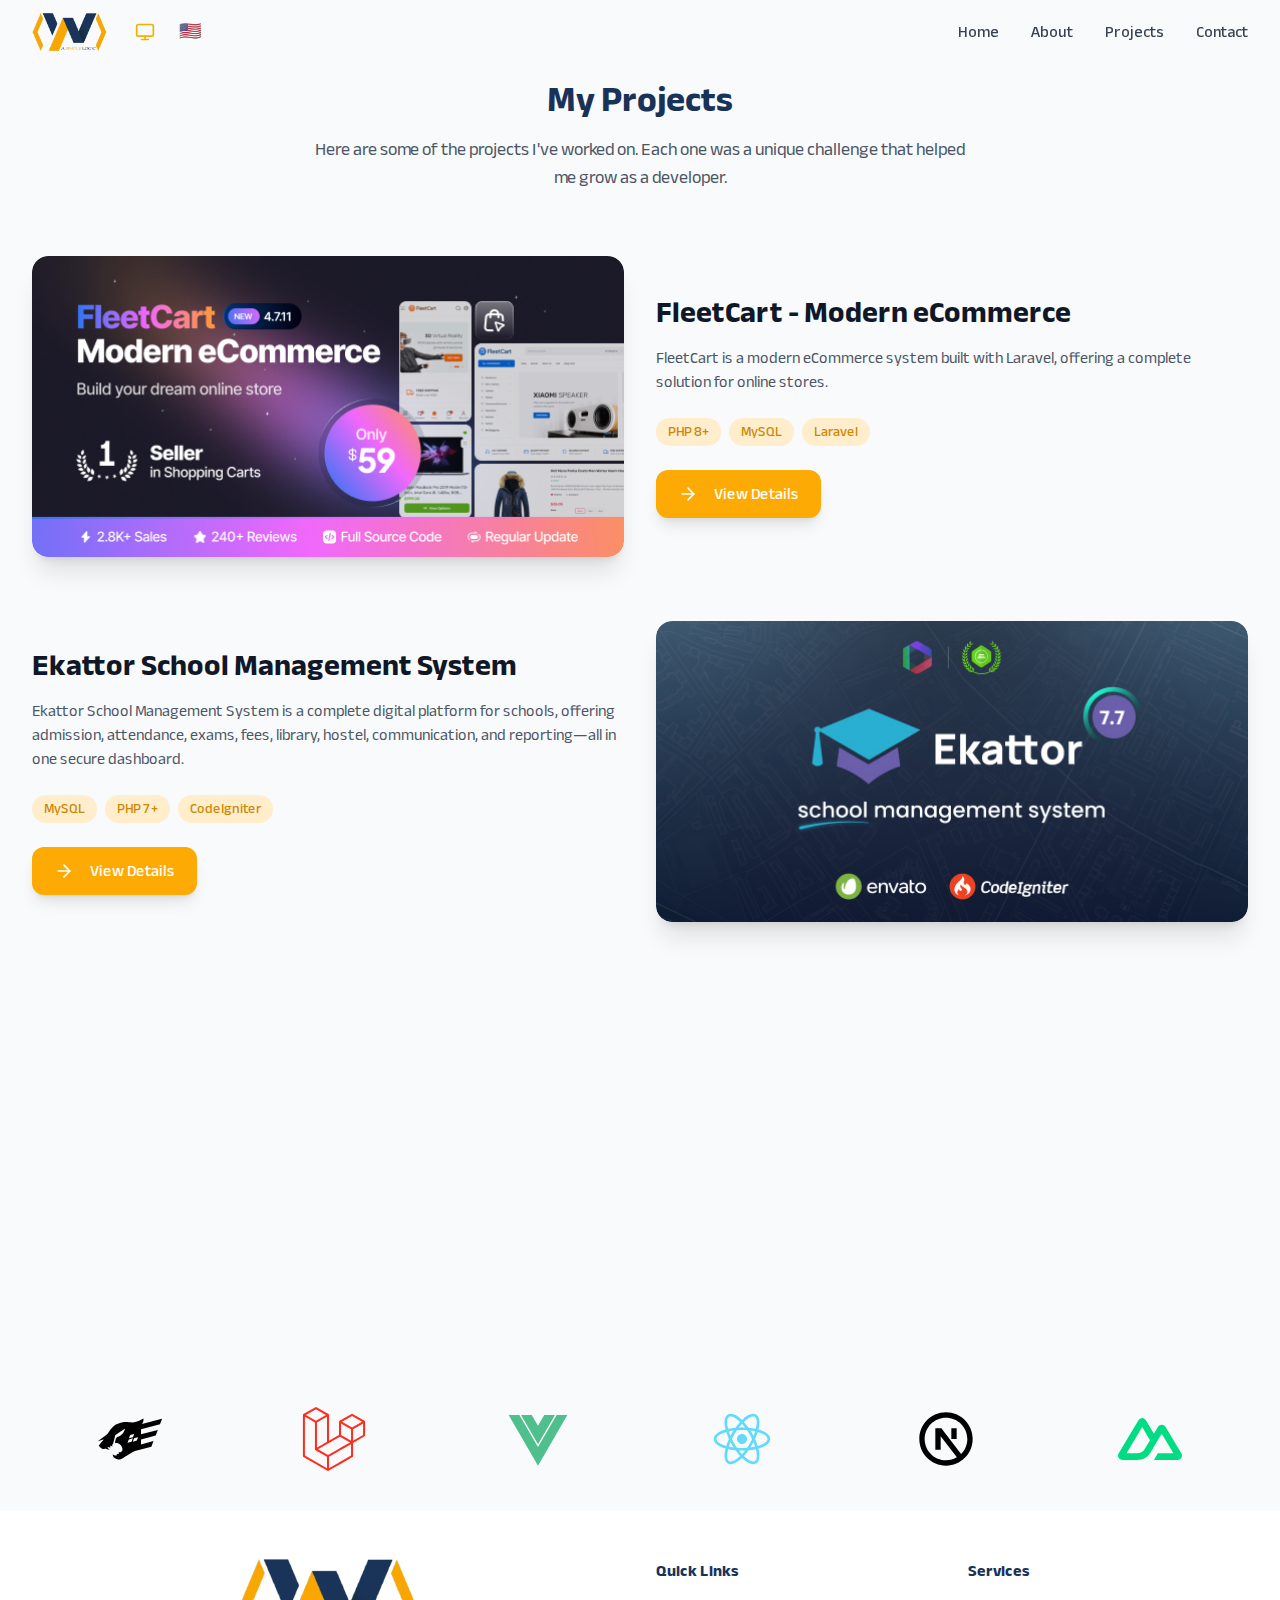
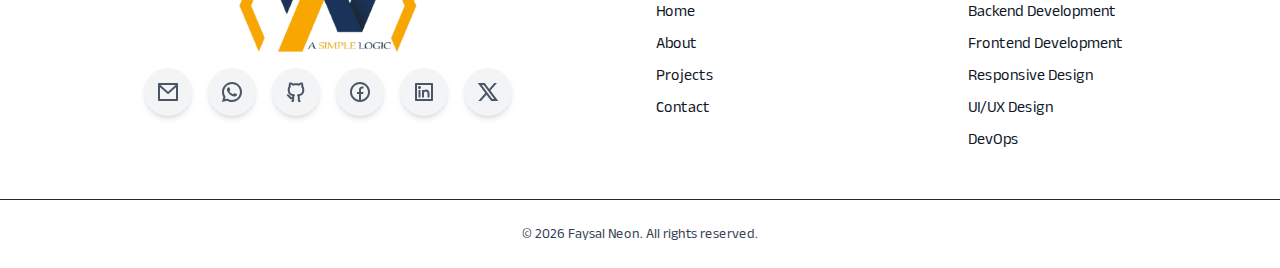
<file: projects.html>
<!DOCTYPE html><!--wFyXTwfRQPbSjWjeHUXR2--><html lang="en" dir="ltr" class="scroll-smooth dark"><head><meta charSet="utf-8"/><meta name="viewport" content="width=device-width, initial-scale=1"/><link rel="preload" href="/_next/static/media/a3cbd21e22af91be-s.p.ef2f87bf.woff2" as="font" crossorigin="" type="font/woff2"/><link rel="preload" href="/_next/static/media/c3d513372510d053-s.p.ae8f2abf.woff2" as="font" crossorigin="" type="font/woff2"/><link rel="preload" as="image" href="/logo.png"/><link rel="preload" as="image" href="/images/projects/01/thumb.png"/><link rel="preload" as="image" href="/images/projects/02/thumb.png"/><link rel="preload" as="image" href="/images/projects/03/thumb.png"/><link rel="stylesheet" href="/_next/static/chunks/febab3fae21381e6.css" data-precedence="next"/><link rel="stylesheet" href="/_next/static/chunks/f6ba167a47fb2e71.css" data-precedence="next"/><link rel="stylesheet" href="/_next/static/chunks/f43b566718c0a322.css" data-precedence="next"/><link rel="preload" as="script" fetchPriority="low" href="/_next/static/chunks/7b5a801f3745a748.js"/><script src="/_next/static/chunks/aa0a7c5c022cbeb9.js" async=""></script><script src="/_next/static/chunks/f583cf64948894f2.js" async=""></script><script src="/_next/static/chunks/30ea11065999f7ac.js" async=""></script><script src="/_next/static/chunks/turbopack-c0285d30f055d2f4.js" async=""></script><script src="/_next/static/chunks/751b189d0554fd42.js" async=""></script><script src="/_next/static/chunks/c51fdce62e1116f5.js" async=""></script><script src="/_next/static/chunks/58485c008155fe2f.js" async=""></script><script src="/_next/static/chunks/2619259975a6cfce.js" async=""></script><script src="/_next/static/chunks/6947ad4f72c4eb7f.js" async=""></script><script src="/_next/static/chunks/ff1a16fafef87110.js" async=""></script><script src="/_next/static/chunks/7340adf74ff47ec0.js" async=""></script><script src="/_next/static/chunks/d98502cbd7c1e7db.js" async=""></script><script src="/_next/static/chunks/41bf652bc189d542.js" async=""></script><script src="/_next/static/chunks/f0940c3811818e5f.js" async=""></script><meta name="next-size-adjust" content=""/><meta name="theme-color" content="#2563eb"/><title>Faysal Neon - Full Stack Developer</title><meta name="description" content="Portfolio of Faysal Neon - A passionate Full Stack Developer specializing in modern web technologies, React, Next.js, and scalable solutions."/><meta name="author" content="Faysal Neon"/><meta name="keywords" content="Faysal Neon,Full Stack Developer,React,Next.js,TypeScript,Web Developer,Flutter Developer,Laravel Developer"/><meta property="og:title" content="Faysal Neon - Full Stack Developer"/><meta property="og:description" content="Portfolio of Faysal Neon - A passionate Full Stack Developer"/><meta property="og:url" content="https://faysalneonbd.web.app/"/><meta property="og:locale" content="en_US"/><meta property="og:type" content="website"/><meta name="twitter:card" content="summary"/><meta name="twitter:title" content="Faysal Neon - Full Stack Developer"/><meta name="twitter:description" content="Portfolio of Faysal Neon - A passionate Full Stack Developer"/><link rel="icon" href="/favicon.ico?favicon.ec4ff948.ico" sizes="256x256" type="image/x-icon"/><script src="/_next/static/chunks/a6dad97d9634a72d.js" noModule=""></script></head><body class="anek_bangla_654c3994-module__OAQTda__variable antialiased bg-white dark:bg-gray-900 text-gray-900 dark:text-white"><div hidden=""><!--$--><!--/$--></div> <nav class="fixed w-full z-50 transition-all duration-300 bg-transparent"><div class="max-w-7xl mx-auto px-4 sm:px-6 lg:px-8"><div class="flex items-center justify-between h-16"><div class="flex items-center justify-start gap-5"><a class="flex items-center space-x-2" href="/"><img alt="Logo" loading="eager" width="75" height="40" decoding="async" data-nimg="1" class="rounded-lg" style="color:transparent" src="/logo.png"/></a><div class="flex items-center gap-2"><div class="relative"><button class="btn-icon" aria-label="Toggle theme"><div class="w-5 h-5"></div></button></div><div class="relative"><button class="btn-tools" tabindex="0"><span class="text-lg h-6 w-5 -mt-[0.20rem]">🇺🇸</span></button></div></div></div><div class="hidden md:flex items-center space-x-8"><a class="font-medium transition-colors duration-200 hover:text-primary-600 hover:scale-105 active:scale-95 text-gray-700 dark:text-gray-200" href="/">Home</a><a class="font-medium transition-colors duration-200 hover:text-primary-600 hover:scale-105 active:scale-95 text-gray-700 dark:text-gray-200" href="/about">About</a><a class="font-medium transition-colors duration-200 hover:text-primary-600 hover:scale-105 active:scale-95 text-gray-700 dark:text-gray-200" href="/projects">Projects</a><a class="font-medium transition-colors duration-200 hover:text-primary-600 hover:scale-105 active:scale-95 text-gray-700 dark:text-gray-200" href="/contact">Contact</a></div><div class="md:hidden flex items-center gap-2"><button class="btn-icon text-gray-700 dark:text-gray-200" aria-label="Open menu"><svg xmlns="http://www.w3.org/2000/svg" width="24" height="24" viewBox="0 0 24 24" fill="none" stroke="currentColor" stroke-width="2" stroke-linecap="round" stroke-linejoin="round" class="lucide lucide-menu" aria-hidden="true"><path d="M4 5h16"></path><path d="M4 12h16"></path><path d="M4 19h16"></path></svg></button></div></div></div></nav><main><section id="projects" class="py-20 bg-gray-50 dark:bg-gray-900"><div class="max-w-7xl mx-auto px-4 sm:px-6 lg:px-8"><div class="text-center mb-16" style="opacity:0;transform:translateY(20px)"><h2 class="text-3xl sm:text-4xl font-bold text-[#193258] dark:text-white mb-4">My Projects</h2><p class="text-lg text-gray-600 dark:text-gray-300 max-w-2xl mx-auto">Here are some of the projects I&#x27;ve worked on. Each one was a unique challenge that helped me grow as a developer.</p></div><div class="space-y-16"><div class="flex flex-col lg:flex-row gap-8 items-center " style="opacity:0;transform:translateY(20px)"><div class="w-full lg:w-1/2"><div class="relative aspect-[1.967] rounded-2xl overflow-hidden shadow-xl"><img alt="FleetCart - Modern eCommerce" loading="eager" decoding="async" data-nimg="fill" class="object-cover rounded-2xl" style="position:absolute;height:100%;width:100%;left:0;top:0;right:0;bottom:0;color:transparent" src="/images/projects/01/thumb.png"/></div></div><div class="w-full lg:w-1/2"><h3 class="text-2xl sm:text-3xl font-bold text-gray-900 dark:text-white mb-4">FleetCart - Modern eCommerce</h3><p class="text-gray-600 dark:text-gray-300 mb-6">FleetCart is a modern eCommerce system built with Laravel, offering a complete solution for online stores.</p><div class="flex flex-wrap gap-2 mb-6"><span class="px-3 py-1 bg-primary-100 dark:bg-primary-900/30 text-primary-700 dark:text-primary-300 text-sm rounded-full font-medium">PHP 8+</span><span class="px-3 py-1 bg-primary-100 dark:bg-primary-900/30 text-primary-700 dark:text-primary-300 text-sm rounded-full font-medium">MySQL</span><span class="px-3 py-1 bg-primary-100 dark:bg-primary-900/30 text-primary-700 dark:text-primary-300 text-sm rounded-full font-medium">Laravel</span></div><div class="flex space-x-4"><div tabindex="0"><a class="btn-primary inline-flex items-center" href="/projects/fleetcart"><svg xmlns="http://www.w3.org/2000/svg" width="20" height="20" viewBox="0 0 24 24" fill="none" stroke="currentColor" stroke-width="2" stroke-linecap="round" stroke-linejoin="round" class="lucide lucide-arrow-right mr-2" aria-hidden="true"><path d="M5 12h14"></path><path d="m12 5 7 7-7 7"></path></svg>View Details</a></div></div></div></div><div class="flex flex-col lg:flex-row gap-8 items-center lg:flex-row-reverse" style="opacity:0;transform:translateY(20px)"><div class="w-full lg:w-1/2"><div class="relative aspect-[1.967] rounded-2xl overflow-hidden shadow-xl"><img alt="Ekattor School Management System" loading="eager" decoding="async" data-nimg="fill" class="object-cover rounded-2xl" style="position:absolute;height:100%;width:100%;left:0;top:0;right:0;bottom:0;color:transparent" src="/images/projects/02/thumb.png"/></div></div><div class="w-full lg:w-1/2"><h3 class="text-2xl sm:text-3xl font-bold text-gray-900 dark:text-white mb-4">Ekattor School Management System</h3><p class="text-gray-600 dark:text-gray-300 mb-6">Ekattor School Management System is a complete digital platform for schools, offering admission, attendance, exams, fees, library, hostel, communication, and reporting—all in one secure dashboard.</p><div class="flex flex-wrap gap-2 mb-6"><span class="px-3 py-1 bg-primary-100 dark:bg-primary-900/30 text-primary-700 dark:text-primary-300 text-sm rounded-full font-medium">MySQL</span><span class="px-3 py-1 bg-primary-100 dark:bg-primary-900/30 text-primary-700 dark:text-primary-300 text-sm rounded-full font-medium">PHP 7+</span><span class="px-3 py-1 bg-primary-100 dark:bg-primary-900/30 text-primary-700 dark:text-primary-300 text-sm rounded-full font-medium">CodeIgniter</span></div><div class="flex space-x-4"><div tabindex="0"><a class="btn-primary inline-flex items-center" href="/projects/ekattor-school-management"><svg xmlns="http://www.w3.org/2000/svg" width="20" height="20" viewBox="0 0 24 24" fill="none" stroke="currentColor" stroke-width="2" stroke-linecap="round" stroke-linejoin="round" class="lucide lucide-arrow-right mr-2" aria-hidden="true"><path d="M5 12h14"></path><path d="m12 5 7 7-7 7"></path></svg>View Details</a></div></div></div></div><div class="flex flex-col lg:flex-row gap-8 items-center " style="opacity:0;transform:translateY(20px)"><div class="w-full lg:w-1/2"><div class="relative aspect-[1.967] rounded-2xl overflow-hidden shadow-xl"><img alt="Bayanno Hospital Management System" loading="eager" decoding="async" data-nimg="fill" class="object-cover rounded-2xl" style="position:absolute;height:100%;width:100%;left:0;top:0;right:0;bottom:0;color:transparent" src="/images/projects/03/thumb.png"/></div></div><div class="w-full lg:w-1/2"><h3 class="text-2xl sm:text-3xl font-bold text-gray-900 dark:text-white mb-4">Bayanno Hospital Management System</h3><p class="text-gray-600 dark:text-gray-300 mb-6">Bayanno Hospital Management System is a complete software where patients, doctors, nurses, pharmacists, receptionists, and accountants can manage all hospital activities easily on a single platform.</p><div class="flex flex-wrap gap-2 mb-6"><span class="px-3 py-1 bg-primary-100 dark:bg-primary-900/30 text-primary-700 dark:text-primary-300 text-sm rounded-full font-medium">MySQL</span><span class="px-3 py-1 bg-primary-100 dark:bg-primary-900/30 text-primary-700 dark:text-primary-300 text-sm rounded-full font-medium">PHP 7+</span><span class="px-3 py-1 bg-primary-100 dark:bg-primary-900/30 text-primary-700 dark:text-primary-300 text-sm rounded-full font-medium">CodeIgniter</span></div><div class="flex space-x-4"><div tabindex="0"><a class="btn-primary inline-flex items-center" href="/projects/bayanno-hospital-management"><svg xmlns="http://www.w3.org/2000/svg" width="20" height="20" viewBox="0 0 24 24" fill="none" stroke="currentColor" stroke-width="2" stroke-linecap="round" stroke-linejoin="round" class="lucide lucide-arrow-right mr-2" aria-hidden="true"><path d="M5 12h14"></path><path d="m12 5 7 7-7 7"></path></svg>View Details</a></div></div></div></div></div></div></section></main><!--$--><!--/$--><section class="py-10 bg-gray-50 dark:bg-gray-800 overflow-hidden"><div class="max-w-7xl mx-auto px-4 sm:px-6 lg:px-8"><div class="swiper overflow-visible!"><div class="swiper-wrapper"><div class="swiper-slide flex! justify-center!"><div class="flex items-center justify-center cursor-pointer hover:scale-110 transition-transform duration-300"><span style="color:#353535"><svg stroke="currentColor" fill="currentColor" stroke-width="0" role="img" viewBox="0 0 24 24" height="64" width="64" xmlns="http://www.w3.org/2000/svg"><path d="M24 18.588a1.529 1.529 0 01-1.895-.72l-3.45-4.771-.5-.667-4.003 5.444a1.466 1.466 0 01-1.802.708l5.158-6.92-4.798-6.251a1.595 1.595 0 011.9.666l3.576 4.83 3.596-4.81a1.435 1.435 0 011.788-.668L21.708 7.9l-2.522 3.283a.666.666 0 000 .994l4.804 6.412zM.002 11.576l.42-2.075c1.154-4.103 5.858-5.81 9.094-3.27 1.895 1.489 2.368 3.597 2.275 5.973H1.116C.943 16.447 4.005 19.009 7.92 17.7a4.078 4.078 0 002.582-2.876c.207-.666.548-.78 1.174-.588a5.417 5.417 0 01-2.589 3.957 6.272 6.272 0 01-7.306-.933 6.575 6.575 0 01-1.64-3.858c0-.235-.08-.455-.134-.666A88.33 88.33 0 010 11.577zm1.127-.286h9.654c-.06-3.076-2.001-5.258-4.59-5.278-2.882-.04-4.944 2.094-5.071 5.264z"></path></svg></span></div></div><div class="swiper-slide flex! justify-center!"><div class="flex items-center justify-center cursor-pointer hover:scale-110 transition-transform duration-300"><span style="color:#000000"><svg stroke="currentColor" fill="currentColor" stroke-width="0" role="img" viewBox="0 0 24 24" height="64" width="64" xmlns="http://www.w3.org/2000/svg"><path d="M23.245 6.49L24 4.533l-.031-.121-7.473 1.967c.797-1.153.523-2.078.523-2.078s-2.387 1.524-4.193 1.485c-1.804-.04-2.387-.52-5.155.362-2.768.882-3.551 3.59-4.351 4.173-.804.583-3.32 2.477-3.32 2.477l.006.034 2.27-.724s-.622.585-1.945 2.37l-.062-.057.002.011s1.064 1.626 2.107 1.324a2.14 2.14 0 0 0 .353-.147c.419.234.967.463 1.572.525 0 0-.41-.475-.752-1.017l.238-.154.865.318-.096-.812c.003-.003.006-.003.008-.006l.849.311-.105-.738a5.65 5.65 0 0 1 .322-.158l.885-3.345 3.662-2.497-.291.733c-.741 1.826-2.135 2.256-2.135 2.256l-.582.22c-.433.512-.614.637-.764 2.353.348-.088.682-.107.984-.028 1.564.421 2.107 2.307 1.685 2.827-.104.13-.356.354-.673.617H7.77l-.008.514-.065.051h-.645l-.009.504-.17.127c-.607.011-1.373-.518-1.373-.518 0 .481.401 1.225.401 1.225l.07-.034-.061.045s1.625 1.083 2.646.681c.91-.356 3.263-2.213 5.296-3.093l6.15-1.62.811-2.1-4.688 1.235v-1.889l5.5-1.448.811-2.1-6.31 1.662V8.367zm-11.163 4l1.459-.384.02.074-.455 1.179-1.513.398zm.503 2.526l-1.512.398.489-1.266 1.459-.385.02.074zm1.971-.424l-1.513.398.49-1.266 1.459-.385.02.073Z"></path></svg></span></div></div><div class="swiper-slide flex! justify-center!"><div class="flex items-center justify-center cursor-pointer hover:scale-110 transition-transform duration-300"><span style="color:#FF2D20"><svg stroke="currentColor" fill="currentColor" stroke-width="0" role="img" viewBox="0 0 24 24" height="64" width="64" xmlns="http://www.w3.org/2000/svg"><path d="M23.642 5.43a.364.364 0 01.014.1v5.149c0 .135-.073.26-.189.326l-4.323 2.49v4.934a.378.378 0 01-.188.326L9.93 23.949a.316.316 0 01-.066.027c-.008.002-.016.008-.024.01a.348.348 0 01-.192 0c-.011-.002-.02-.008-.03-.012-.02-.008-.042-.014-.062-.025L.533 18.755a.376.376 0 01-.189-.326V2.974c0-.033.005-.066.014-.098.003-.012.01-.02.014-.032a.369.369 0 01.023-.058c.004-.013.015-.022.023-.033l.033-.045c.012-.01.025-.018.037-.027.014-.012.027-.024.041-.034H.53L5.043.05a.375.375 0 01.375 0L9.93 2.647h.002c.015.01.027.021.04.033l.038.027c.013.014.02.03.033.045.008.011.02.021.025.033.01.02.017.038.024.058.003.011.01.021.013.032.01.031.014.064.014.098v9.652l3.76-2.164V5.527c0-.033.004-.066.013-.098.003-.01.01-.02.013-.032a.487.487 0 01.024-.059c.007-.012.018-.02.025-.033.012-.015.021-.03.033-.043.012-.012.025-.02.037-.028.014-.01.026-.023.041-.032h.001l4.513-2.598a.375.375 0 01.375 0l4.513 2.598c.016.01.027.021.042.031.012.01.025.018.036.028.013.014.022.03.034.044.008.012.019.021.024.033.011.02.018.04.024.06.006.01.012.021.015.032zm-.74 5.032V6.179l-1.578.908-2.182 1.256v4.283zm-4.51 7.75v-4.287l-2.147 1.225-6.126 3.498v4.325zM1.093 3.624v14.588l8.273 4.761v-4.325l-4.322-2.445-.002-.003H5.04c-.014-.01-.025-.021-.04-.031-.011-.01-.024-.018-.035-.027l-.001-.002c-.013-.012-.021-.025-.031-.04-.01-.011-.021-.022-.028-.036h-.002c-.008-.014-.013-.031-.02-.047-.006-.016-.014-.027-.018-.043a.49.49 0 01-.008-.057c-.002-.014-.006-.027-.006-.041V5.789l-2.18-1.257zM5.23.81L1.47 2.974l3.76 2.164 3.758-2.164zm1.956 13.505l2.182-1.256V3.624l-1.58.91-2.182 1.255v9.435zm11.581-10.95l-3.76 2.163 3.76 2.163 3.759-2.164zm-.376 4.978L16.21 7.087 14.63 6.18v4.283l2.182 1.256 1.58.908zm-8.65 9.654l5.514-3.148 2.756-1.572-3.757-2.163-4.323 2.489-3.941 2.27z"></path></svg></span></div></div><div class="swiper-slide flex! justify-center!"><div class="flex items-center justify-center cursor-pointer hover:scale-110 transition-transform duration-300"><span style="color:#4FC08D"><svg stroke="currentColor" fill="currentColor" stroke-width="0" viewBox="0 0 24 24" height="64" width="64" xmlns="http://www.w3.org/2000/svg"><path d="M1.00098 3H5.00098L12.001 15L19.001 3H23.001L12.001 22L1.00098 3ZM9.66764 3L12.001 7L14.3343 3H18.3694L12.001 14L5.63256 3H9.66764Z"></path></svg></span></div></div><div class="swiper-slide flex! justify-center!"><div class="flex items-center justify-center cursor-pointer hover:scale-110 transition-transform duration-300"><span style="color:#61DAFB"><svg stroke="currentColor" fill="currentColor" stroke-width="0" viewBox="0 0 24 24" height="64" width="64" xmlns="http://www.w3.org/2000/svg"><path d="M14.448 16.2394C13.8809 17.0412 13.2933 17.7714 12.7015 18.4146C14.3738 20.0375 15.9291 20.7975 16.792 20.2993C17.6549 19.8011 17.7744 18.0742 17.2051 15.8145C16.3521 16.0054 15.426 16.1492 14.448 16.2394ZM13.138 16.3265C12.7641 16.342 12.3845 16.3499 12.0003 16.3499C11.6161 16.3499 11.2365 16.342 10.8627 16.3265C11.2394 16.8188 11.6208 17.2749 12.0003 17.6905C12.3798 17.2749 12.7612 16.8188 13.138 16.3265ZM18.1787 8.43278C20.8434 9.19718 22.5837 10.4672 22.5837 11.9999C22.5837 13.5325 20.8434 14.8026 18.1787 15.567C18.8491 18.2569 18.6193 20.399 17.292 21.1653C15.9647 21.9316 13.9947 21.0595 12.0003 19.134C10.006 21.0595 8.03596 21.9316 6.70866 21.1653C5.38136 20.399 5.15158 18.2569 5.82195 15.567C3.15724 14.8026 1.41699 13.5325 1.41699 11.9999C1.41699 10.4672 3.15724 9.19718 5.82195 8.43278C5.15158 5.74288 5.38136 3.60075 6.70866 2.83443C8.03596 2.06811 10.006 2.94019 12.0003 4.86569C13.9947 2.94019 15.9647 2.06811 17.292 2.83443C18.6193 3.60075 18.8491 5.74288 18.1787 8.43278ZM17.2051 8.18527C17.7744 5.92558 17.6549 4.19865 16.792 3.70046C15.9291 3.20226 14.3738 3.96221 12.7015 5.58509C13.2933 6.2283 13.8809 6.95849 14.448 7.76031C15.426 7.85054 16.3521 7.99432 17.2051 8.18527ZM6.79554 15.8145C6.22624 18.0742 6.34577 19.8011 7.20866 20.2993C8.07155 20.7975 9.62688 20.0375 11.2992 18.4146C10.7073 17.7714 10.1197 17.0412 9.55262 16.2394C8.57467 16.1492 7.6485 16.0054 6.79554 15.8145ZM10.8627 7.67324C11.2365 7.65776 11.6161 7.64987 12.0003 7.64987C12.3845 7.64987 12.7641 7.65776 13.138 7.67324C12.7612 7.18096 12.3798 6.7248 12.0003 6.30922C11.6208 6.7248 11.2394 7.18096 10.8627 7.67324ZM9.55262 7.76031C10.1197 6.95849 10.7073 6.2283 11.2992 5.58509C9.62688 3.96221 8.07155 3.20226 7.20866 3.70046C6.34577 4.19865 6.22624 5.92558 6.79554 8.18527C7.6485 7.99432 8.57467 7.85054 9.55262 7.76031ZM13.8939 15.2797C14.2395 14.7728 14.5772 14.2366 14.9015 13.6749C15.2258 13.1131 15.5213 12.5526 15.7875 11.9999C15.5213 11.4471 15.2258 10.8866 14.9015 10.3249C14.5772 9.76311 14.2395 9.22694 13.8939 8.72005C13.2821 8.6742 12.649 8.64987 12.0003 8.64987C11.3517 8.64987 10.7185 8.6742 10.1067 8.72005C9.76112 9.22694 9.42347 9.76311 9.09914 10.3249C8.77481 10.8866 8.4793 11.4471 8.21312 11.9999C8.4793 12.5526 8.77481 13.1131 9.09914 13.6749C9.42347 14.2366 9.76112 14.7728 10.1067 15.2797C10.7185 15.3255 11.3517 15.3499 12.0003 15.3499C12.649 15.3499 13.2821 15.3255 13.8939 15.2797ZM15.1785 15.1484C15.7932 15.0683 16.3789 14.9661 16.9286 14.8452C16.7584 14.3087 16.5541 13.7504 16.3161 13.178C16.1426 13.5095 15.9596 13.8421 15.7675 14.1749C15.5754 14.5076 15.3788 14.8324 15.1785 15.1484ZM8.82218 8.85133C8.20747 8.93147 7.62174 9.03367 7.07208 9.15454C7.24223 9.691 7.44659 10.2494 7.68454 10.8218C7.85806 10.4903 8.04101 10.1576 8.23311 9.82487C8.42522 9.49212 8.62185 9.16736 8.82218 8.85133ZM7.07208 14.8452C7.62174 14.9661 8.20747 15.0683 8.82218 15.1484C8.62185 14.8324 8.42522 14.5076 8.23311 14.1749C8.04101 13.8421 7.85806 13.5095 7.68454 13.178C7.44659 13.7504 7.24223 14.3087 7.07208 14.8452ZM6.09439 14.6C6.35551 13.7659 6.69407 12.8919 7.10491 11.9999C6.69407 11.1078 6.35551 10.2339 6.09439 9.39969C3.85279 10.0365 2.41699 11.0035 2.41699 11.9999C2.41699 12.9962 3.85279 13.9632 6.09439 14.6ZM16.9286 9.15454C16.3789 9.03367 15.7932 8.93147 15.1785 8.85133C15.3788 9.16736 15.5754 9.49212 15.7675 9.82487C15.9596 10.1576 16.1426 10.4903 16.3161 10.8218C16.5541 10.2494 16.7584 9.691 16.9286 9.15454ZM17.9063 9.39969C17.6451 10.2339 17.3066 11.1078 16.8957 11.9999C17.3066 12.8919 17.6451 13.7659 17.9063 14.6C20.1479 13.9632 21.5837 12.9962 21.5837 11.9999C21.5837 11.0035 20.1479 10.0365 17.9063 9.39969ZM12.0003 13.879C10.9625 13.879 10.1212 13.0377 10.1212 11.9999C10.1212 10.962 10.9625 10.1207 12.0003 10.1207C13.0382 10.1207 13.8795 10.962 13.8795 11.9999C13.8795 13.0377 13.0382 13.879 12.0003 13.879Z"></path></svg></span></div></div><div class="swiper-slide flex! justify-center!"><div class="flex items-center justify-center cursor-pointer hover:scale-110 transition-transform duration-300"><span style="color:#000000"><svg stroke="currentColor" fill="currentColor" stroke-width="0" viewBox="0 0 24 24" height="64" width="64" xmlns="http://www.w3.org/2000/svg"><path d="M17.6644 17.6493L10.2602 8H8V16H10V10.9462L16.0869 18.8788C14.8907 19.5909 13.4931 20 12 20C7.58172 20 4 16.4183 4 12C4 7.58172 7.58172 4 12 4C16.4183 4 20 7.58172 20 12C20 14.2053 19.1077 16.2022 17.6644 17.6493ZM12 22C17.5228 22 22 17.5228 22 12C22 6.47715 17.5228 2 12 2C6.47715 2 2 6.47715 2 12C2 17.5228 6.47715 22 12 22ZM14 12V8H16V12H14Z"></path></svg></span></div></div><div class="swiper-slide flex! justify-center!"><div class="flex items-center justify-center cursor-pointer hover:scale-110 transition-transform duration-300"><span style="color:#00DC82"><svg stroke="currentColor" fill="currentColor" stroke-width="0" role="img" viewBox="0 0 24 24" height="64" width="64" xmlns="http://www.w3.org/2000/svg"><path d="M13.4642 19.8295h8.9218c.2834 0 .5618-.0723.8072-.2098a1.5899 1.5899 0 0 0 .5908-.5732 1.5293 1.5293 0 0 0 .216-.783 1.529 1.529 0 0 0-.2167-.7828L17.7916 7.4142a1.5904 1.5904 0 0 0-.5907-.573 1.6524 1.6524 0 0 0-.807-.2099c-.2833 0-.5616.0724-.807.2098a1.5904 1.5904 0 0 0-.5907.5731L13.4642 9.99l-2.9954-5.0366a1.5913 1.5913 0 0 0-.591-.573 1.6533 1.6533 0 0 0-.8071-.2098c-.2834 0-.5617.0723-.8072.2097a1.5913 1.5913 0 0 0-.591.573L.2168 17.4808A1.5292 1.5292 0 0 0 0 18.2635c-.0001.2749.0744.545.216.783a1.59 1.59 0 0 0 .5908.5732c.2454.1375.5238.2098.8072.2098h5.6003c2.219 0 3.8554-.9454 4.9813-2.7899l2.7337-4.5922L16.3935 9.99l4.3944 7.382h-5.8586ZM7.123 17.3694l-3.9083-.0009 5.8586-9.8421 2.9232 4.921-1.9572 3.2892c-.7478 1.1967-1.5972 1.6328-2.9163 1.6328z"></path></svg></span></div></div><div class="swiper-slide flex! justify-center!"><div class="flex items-center justify-center cursor-pointer hover:scale-110 transition-transform duration-300"><span style="color:#4479A1"><svg stroke="currentColor" fill="currentColor" stroke-width="0" viewBox="0 0 24 24" height="64" width="64" xmlns="http://www.w3.org/2000/svg"><path d="M5 12.5C5 12.8134 5.46101 13.3584 6.53047 13.8931C7.91405 14.5849 9.87677 15 12 15C14.1232 15 16.0859 14.5849 17.4695 13.8931C18.539 13.3584 19 12.8134 19 12.5V10.3287C17.35 11.3482 14.8273 12 12 12C9.17273 12 6.64996 11.3482 5 10.3287V12.5ZM19 15.3287C17.35 16.3482 14.8273 17 12 17C9.17273 17 6.64996 16.3482 5 15.3287V17.5C5 17.8134 5.46101 18.3584 6.53047 18.8931C7.91405 19.5849 9.87677 20 12 20C14.1232 20 16.0859 19.5849 17.4695 18.8931C18.539 18.3584 19 17.8134 19 17.5V15.3287ZM3 17.5V7.5C3 5.01472 7.02944 3 12 3C16.9706 3 21 5.01472 21 7.5V17.5C21 19.9853 16.9706 22 12 22C7.02944 22 3 19.9853 3 17.5ZM12 10C14.1232 10 16.0859 9.58492 17.4695 8.89313C18.539 8.3584 19 7.81342 19 7.5C19 7.18658 18.539 6.6416 17.4695 6.10687C16.0859 5.41508 14.1232 5 12 5C9.87677 5 7.91405 5.41508 6.53047 6.10687C5.46101 6.6416 5 7.18658 5 7.5C5 7.81342 5.46101 8.3584 6.53047 8.89313C7.91405 9.58492 9.87677 10 12 10Z"></path></svg></span></div></div><div class="swiper-slide flex! justify-center!"><div class="flex items-center justify-center cursor-pointer hover:scale-110 transition-transform duration-300"><span style="color:#003B57"><svg stroke="currentColor" fill="currentColor" stroke-width="0" role="img" viewBox="0 0 24 24" height="64" width="64" xmlns="http://www.w3.org/2000/svg"><path d="M21.678.521c-1.032-.92-2.28-.55-3.513.544a8.71 8.71 0 0 0-.547.535c-2.109 2.237-4.066 6.38-4.674 9.544.237.48.422 1.093.544 1.561a13.044 13.044 0 0 1 .164.703s-.019-.071-.096-.296l-.05-.146a1.689 1.689 0 0 0-.033-.08c-.138-.32-.518-.995-.686-1.289-.143.423-.27.818-.376 1.176.484.884.778 2.4.778 2.4s-.025-.099-.147-.442c-.107-.303-.644-1.244-.772-1.464-.217.804-.304 1.346-.226 1.478.152.256.296.698.422 1.186.286 1.1.485 2.44.485 2.44l.017.224a22.41 22.41 0 0 0 .056 2.748c.095 1.146.273 2.13.5 2.657l.155-.084c-.334-1.038-.47-2.399-.41-3.967.09-2.398.642-5.29 1.661-8.304 1.723-4.55 4.113-8.201 6.3-9.945-1.993 1.8-4.692 7.63-5.5 9.788-.904 2.416-1.545 4.684-1.931 6.857.666-2.037 2.821-2.912 2.821-2.912s1.057-1.304 2.292-3.166c-.74.169-1.955.458-2.362.629-.6.251-.762.337-.762.337s1.945-1.184 3.613-1.72C21.695 7.9 24.195 2.767 21.678.521m-18.573.543A1.842 1.842 0 0 0 1.27 2.9v16.608a1.84 1.84 0 0 0 1.835 1.834h9.418a22.953 22.953 0 0 1-.052-2.707c-.006-.062-.011-.141-.016-.2a27.01 27.01 0 0 0-.473-2.378c-.121-.47-.275-.898-.369-1.057-.116-.197-.098-.31-.097-.432 0-.12.015-.245.037-.386a9.98 9.98 0 0 1 .234-1.045l.217-.028c-.017-.035-.014-.065-.031-.097l-.041-.381a32.8 32.8 0 0 1 .382-1.194l.2-.019c-.008-.016-.01-.038-.018-.053l-.043-.316c.63-3.28 2.587-7.443 4.8-9.791.066-.069.133-.128.198-.194Z"></path></svg></span></div></div><div class="swiper-slide flex! justify-center!"><div class="flex items-center justify-center cursor-pointer hover:scale-110 transition-transform duration-300"><span style="color:#4169E1"><svg stroke="currentColor" fill="currentColor" stroke-width="0" role="img" viewBox="0 0 24 24" height="64" width="64" xmlns="http://www.w3.org/2000/svg"><path d="M23.5594 14.7228a.5269.5269 0 0 0-.0563-.1191c-.139-.2632-.4768-.3418-1.0074-.2321-1.6533.3411-2.2935.1312-2.5256-.0191 1.342-2.0482 2.445-4.522 3.0411-6.8297.2714-1.0507.7982-3.5237.1222-4.7316a1.5641 1.5641 0 0 0-.1509-.235C21.6931.9086 19.8007.0248 17.5099.0005c-1.4947-.0158-2.7705.3461-3.1161.4794a9.449 9.449 0 0 0-.5159-.0816 8.044 8.044 0 0 0-1.3114-.1278c-1.1822-.0184-2.2038.2642-3.0498.8406-.8573-.3211-4.7888-1.645-7.2219.0788C.9359 2.1526.3086 3.8733.4302 6.3043c.0409.818.5069 3.334 1.2423 5.7436.4598 1.5065.9387 2.7019 1.4334 3.582.553.9942 1.1259 1.5933 1.7143 1.7895.4474.1491 1.1327.1441 1.8581-.7279.8012-.9635 1.5903-1.8258 1.9446-2.2069.4351.2355.9064.3625 1.39.3772a.0569.0569 0 0 0 .0004.0041 11.0312 11.0312 0 0 0-.2472.3054c-.3389.4302-.4094.5197-1.5002.7443-.3102.064-1.1344.2339-1.1464.8115-.0025.1224.0329.2309.0919.3268.2269.4231.9216.6097 1.015.6331 1.3345.3335 2.5044.092 3.3714-.6787-.017 2.231.0775 4.4174.3454 5.0874.2212.5529.7618 1.9045 2.4692 1.9043.2505 0 .5263-.0291.8296-.0941 1.7819-.3821 2.5557-1.1696 2.855-2.9059.1503-.8707.4016-2.8753.5388-4.1012.0169-.0703.0357-.1207.057-.1362.0007-.0005.0697-.0471.4272.0307a.3673.3673 0 0 0 .0443.0068l.2539.0223.0149.001c.8468.0384 1.9114-.1426 2.5312-.4308.6438-.2988 1.8057-1.0323 1.5951-1.6698zM2.371 11.8765c-.7435-2.4358-1.1779-4.8851-1.2123-5.5719-.1086-2.1714.4171-3.6829 1.5623-4.4927 1.8367-1.2986 4.8398-.5408 6.108-.13-.0032.0032-.0066.0061-.0098.0094-2.0238 2.044-1.9758 5.536-1.9708 5.7495-.0002.0823.0066.1989.0162.3593.0348.5873.0996 1.6804-.0735 2.9184-.1609 1.1504.1937 2.2764.9728 3.0892.0806.0841.1648.1631.2518.2374-.3468.3714-1.1004 1.1926-1.9025 2.1576-.5677.6825-.9597.5517-1.0886.5087-.3919-.1307-.813-.5871-1.2381-1.3223-.4796-.839-.9635-2.0317-1.4155-3.5126zm6.0072 5.0871c-.1711-.0428-.3271-.1132-.4322-.1772.0889-.0394.2374-.0902.4833-.1409 1.2833-.2641 1.4815-.4506 1.9143-1.0002.0992-.126.2116-.2687.3673-.4426a.3549.3549 0 0 0 .0737-.1298c.1708-.1513.2724-.1099.4369-.0417.156.0646.3078.26.3695.4752.0291.1016.0619.2945-.0452.4444-.9043 1.2658-2.2216 1.2494-3.1676 1.0128zm2.094-3.988-.0525.141c-.133.3566-.2567.6881-.3334 1.003-.6674-.0021-1.3168-.2872-1.8105-.8024-.6279-.6551-.9131-1.5664-.7825-2.5004.1828-1.3079.1153-2.4468.079-3.0586-.005-.0857-.0095-.1607-.0122-.2199.2957-.2621 1.6659-.9962 2.6429-.7724.4459.1022.7176.4057.8305.928.5846 2.7038.0774 3.8307-.3302 4.7363-.084.1866-.1633.3629-.2311.5454zm7.3637 4.5725c-.0169.1768-.0358.376-.0618.5959l-.146.4383a.3547.3547 0 0 0-.0182.1077c-.0059.4747-.054.6489-.115.8693-.0634.2292-.1353.4891-.1794 1.0575-.11 1.4143-.8782 2.2267-2.4172 2.5565-1.5155.3251-1.7843-.4968-2.0212-1.2217a6.5824 6.5824 0 0 0-.0769-.2266c-.2154-.5858-.1911-1.4119-.1574-2.5551.0165-.5612-.0249-1.9013-.3302-2.6462.0044-.2932.0106-.5909.019-.8918a.3529.3529 0 0 0-.0153-.1126 1.4927 1.4927 0 0 0-.0439-.208c-.1226-.4283-.4213-.7866-.7797-.9351-.1424-.059-.4038-.1672-.7178-.0869.067-.276.1831-.5875.309-.9249l.0529-.142c.0595-.16.134-.3257.213-.5012.4265-.9476 1.0106-2.2453.3766-5.1772-.2374-1.0981-1.0304-1.6343-2.2324-1.5098-.7207.0746-1.3799.3654-1.7088.5321a5.6716 5.6716 0 0 0-.1958.1041c.0918-1.1064.4386-3.1741 1.7357-4.4823a4.0306 4.0306 0 0 1 .3033-.276.3532.3532 0 0 0 .1447-.0644c.7524-.5706 1.6945-.8506 2.802-.8325.4091.0067.8017.0339 1.1742.081 1.939.3544 3.2439 1.4468 4.0359 2.3827.8143.9623 1.2552 1.9315 1.4312 2.4543-1.3232-.1346-2.2234.1268-2.6797.779-.9926 1.4189.543 4.1729 1.2811 5.4964.1353.2426.2522.4522.2889.5413.2403.5825.5515.9713.7787 1.2552.0696.087.1372.1714.1885.245-.4008.1155-1.1208.3825-1.0552 1.717-.0123.1563-.0423.4469-.0834.8148-.0461.2077-.0702.4603-.0994.7662zm.8905-1.6211c-.0405-.8316.2691-.9185.5967-1.0105a2.8566 2.8566 0 0 0 .135-.0406 1.202 1.202 0 0 0 .1342.103c.5703.3765 1.5823.4213 3.0068.1344-.2016.1769-.5189.3994-.9533.6011-.4098.1903-1.0957.333-1.7473.3636-.7197.0336-1.0859-.0807-1.1721-.151zm.5695-9.2712c-.0059.3508-.0542.6692-.1054 1.0017-.055.3576-.112.7274-.1264 1.1762-.0142.4368.0404.8909.0932 1.3301.1066.887.216 1.8003-.2075 2.7014a3.5272 3.5272 0 0 1-.1876-.3856c-.0527-.1276-.1669-.3326-.3251-.6162-.6156-1.1041-2.0574-3.6896-1.3193-4.7446.3795-.5427 1.3408-.5661 2.1781-.463zm.2284 7.0137a12.3762 12.3762 0 0 0-.0853-.1074l-.0355-.0444c.7262-1.1995.5842-2.3862.4578-3.4385-.0519-.4318-.1009-.8396-.0885-1.2226.0129-.4061.0666-.7543.1185-1.0911.0639-.415.1288-.8443.1109-1.3505.0134-.0531.0188-.1158.0118-.1902-.0457-.4855-.5999-1.938-1.7294-3.253-.6076-.7073-1.4896-1.4972-2.6889-2.0395.5251-.1066 1.2328-.2035 2.0244-.1859 2.0515.0456 3.6746.8135 4.8242 2.2824a.908.908 0 0 1 .0667.1002c.7231 1.3556-.2762 6.2751-2.9867 10.5405zm-8.8166-6.1162c-.025.1794-.3089.4225-.6211.4225a.5821.5821 0 0 1-.0809-.0056c-.1873-.026-.3765-.144-.5059-.3156-.0458-.0605-.1203-.178-.1055-.2844.0055-.0401.0261-.0985.0925-.1488.1182-.0894.3518-.1226.6096-.0867.3163.0441.6426.1938.6113.4186zm7.9305-.4114c.0111.0792-.049.201-.1531.3102-.0683.0717-.212.1961-.4079.2232a.5456.5456 0 0 1-.075.0052c-.2935 0-.5414-.2344-.5607-.3717-.024-.1765.2641-.3106.5611-.352.297-.0414.6111.0088.6356.1851z"></path></svg></span></div></div><div class="swiper-slide flex! justify-center!"><div class="flex items-center justify-center cursor-pointer hover:scale-110 transition-transform duration-300"><span style="color:#FFCA28"><svg stroke="currentColor" fill="currentColor" stroke-width="0" role="img" viewBox="0 0 24 24" height="64" width="64" xmlns="http://www.w3.org/2000/svg"><path d="M19.455 8.369c-.538-.748-1.778-2.285-3.681-4.569-.826-.991-1.535-1.832-1.884-2.245a146 146 0 0 0-.488-.576l-.207-.245-.113-.133-.022-.032-.01-.005L12.57 0l-.609.488c-1.555 1.246-2.828 2.851-3.681 4.64-.523 1.064-.864 2.105-1.043 3.176-.047.241-.088.489-.121.738-.209-.017-.421-.028-.632-.033-.018-.001-.035-.002-.059-.003a7.46 7.46 0 0 0-2.28.274l-.317.089-.163.286c-.765 1.342-1.198 2.869-1.252 4.416-.07 2.01.477 3.954 1.583 5.625 1.082 1.633 2.61 2.882 4.42 3.611l.236.095.071.025.003-.001a9.59 9.59 0 0 0 2.941.568q.171.006.342.006c1.273 0 2.513-.249 3.69-.742l.008.004.313-.145a9.63 9.63 0 0 0 3.927-3.335c1.01-1.49 1.577-3.234 1.641-5.042.075-2.161-.643-4.304-2.133-6.371m-7.083 6.695c.328 1.244.264 2.44-.191 3.558-1.135-1.12-1.967-2.352-2.475-3.665-.543-1.404-.87-2.74-.974-3.975.48.157.922.366 1.315.622 1.132.737 1.914 1.902 2.325 3.461zm.207 6.022c.482.368.99.712 1.513 1.028-.771.21-1.565.302-2.369.273a8 8 0 0 1-.373-.022c.458-.394.869-.823 1.228-1.279zm1.347-6.431c-.516-1.957-1.527-3.437-3.002-4.398-.647-.421-1.385-.741-2.194-.95.011-.134.026-.268.043-.4.014-.113.03-.216.046-.313.133-.689.332-1.37.589-2.025.099-.25.206-.499.321-.74l.004-.008c.177-.358.376-.719.61-1.105l.092-.152-.003-.001c.544-.851 1.197-1.627 1.942-2.311l.288.341c.672.796 1.304 1.548 1.878 2.237 1.291 1.549 2.966 3.583 3.612 4.48 1.277 1.771 1.893 3.579 1.83 5.375-.049 1.395-.461 2.755-1.195 3.933-.694 1.116-1.661 2.05-2.8 2.708-.636-.318-1.559-.839-2.539-1.599.79-1.575.952-3.28.479-5.072zm-2.575 5.397c-.725.939-1.587 1.55-2.09 1.856-.081-.029-.163-.06-.243-.093l-.065-.026c-1.49-.616-2.747-1.656-3.635-3.01-.907-1.384-1.356-2.993-1.298-4.653.041-1.19.338-2.327.882-3.379.316-.07.638-.114.96-.131l.084-.002c.162-.003.324-.003.478 0 .227.011.454.035.677.07.073 1.513.445 3.145 1.105 4.852.637 1.644 1.694 3.162 3.144 4.515z"></path></svg></span></div></div><div class="swiper-slide flex! justify-center!"><div class="flex items-center justify-center cursor-pointer hover:scale-110 transition-transform duration-300"><span style="color:#02569B"><svg stroke="currentColor" fill="currentColor" stroke-width="0" role="img" viewBox="0 0 24 24" height="64" width="64" xmlns="http://www.w3.org/2000/svg"><path d="M14.314 0L2.3 12 6 15.7 21.684.013h-7.357zm.014 11.072L7.857 17.53l6.47 6.47H21.7l-6.46-6.468 6.46-6.46h-7.37z"></path></svg></span></div></div><div class="swiper-slide flex! justify-center!"><div class="flex items-center justify-center cursor-pointer hover:scale-110 transition-transform duration-300"><span style="color:#61DAFB"><svg stroke="currentColor" fill="currentColor" stroke-width="0" viewBox="0 0 24 24" height="64" width="64" xmlns="http://www.w3.org/2000/svg"><path d="M12.001 13.5001C11.1725 13.5001 10.501 12.8285 10.501 12.0001C10.501 11.1716 11.1725 10.5001 12.001 10.5001C12.8294 10.5001 13.501 11.1716 13.501 12.0001C13.501 12.8285 12.8294 13.5001 12.001 13.5001ZM11.4733 16.4945C11.6479 16.705 11.8239 16.908 12.001 17.103C12.178 16.908 12.3541 16.705 12.5286 16.4945C12.3538 16.4982 12.1779 16.5001 12.001 16.5001C11.824 16.5001 11.6481 16.4982 11.4733 16.4945ZM9.47837 16.3694C8.6762 16.2846 7.91035 16.1603 7.19268 16.0016C7.11832 16.3512 7.06134 16.6904 7.02243 17.0166C6.83358 18.6 7.09805 19.5617 7.50098 19.7943C7.9039 20.0269 8.86893 19.7751 10.1458 18.8199C10.4088 18.6231 10.6741 18.4042 10.9397 18.1649C10.4434 17.6228 9.95287 17.0217 9.47837 16.3694ZM16.8093 16.0016C16.0916 16.1603 15.3257 16.2846 14.5236 16.3694C14.0491 17.0217 13.5585 17.6228 13.0622 18.1649C13.3279 18.4042 13.5931 18.6231 13.8562 18.8199C15.133 19.7751 16.0981 20.0269 16.501 19.7943C16.9039 19.5617 17.1684 18.6 16.9795 17.0166C16.9406 16.6904 16.8836 16.3512 16.8093 16.0016ZM18.2598 15.6136C18.8364 18.2526 18.5328 20.3533 17.251 21.0933C15.9691 21.8334 13.9981 21.046 12.001 19.2271C10.0038 21.046 8.03282 21.8334 6.75098 21.0933C5.46913 20.3533 5.16555 18.2526 5.74217 15.6136C3.16842 14.7935 1.50098 13.4802 1.50098 12.0001C1.50098 10.5199 3.16842 9.20668 5.74217 8.38654C5.16555 5.74754 5.46913 3.64687 6.75098 2.9068C8.03282 2.16673 10.0038 2.95415 12.001 4.77302C13.9981 2.95415 15.9691 2.16673 17.251 2.9068C18.5328 3.64687 18.8364 5.74754 18.2598 8.38654C20.8335 9.20668 22.501 10.5199 22.501 12.0001C22.501 13.4802 20.8335 14.7935 18.2598 15.6136ZM10.9397 5.83521C10.6741 5.59597 10.4088 5.37703 10.1458 5.18024C8.86893 4.22499 7.9039 3.97321 7.50098 4.20584C7.09805 4.43847 6.83358 5.4001 7.02243 6.9835C7.06134 7.30969 7.11832 7.6489 7.19268 7.99857C7.91035 7.83985 8.6762 7.71556 9.47837 7.63078C9.95287 6.97848 10.4434 6.37737 10.9397 5.83521ZM14.5236 7.63078C15.3257 7.71556 16.0916 7.83985 16.8093 7.99857C16.8836 7.6489 16.9406 7.30969 16.9795 6.9835C17.1684 5.4001 16.9039 4.43847 16.501 4.20584C16.0981 3.97321 15.133 4.22499 13.8562 5.18024C13.5931 5.37703 13.3279 5.59597 13.0622 5.83521C13.5585 6.37737 14.0491 6.97848 14.5236 7.63078ZM12.5286 7.50565C12.3541 7.29515 12.178 7.09211 12.001 6.89711C11.8239 7.09211 11.6479 7.29515 11.4733 7.50565C11.6481 7.50194 11.824 7.50007 12.001 7.50007C12.1779 7.50007 12.3538 7.50194 12.5286 7.50565ZM8.37252 14.7042C8.28191 14.5547 8.19233 14.4033 8.10386 14.2501C8.01539 14.0968 7.92906 13.9435 7.84488 13.7903C7.74985 14.0467 7.66205 14.3007 7.58169 14.5515C7.83908 14.6074 8.10295 14.6583 8.37252 14.7042ZM10.3049 14.9377C10.8579 14.9788 11.4251 15.0001 12.001 15.0001C12.5769 15.0001 13.144 14.9788 13.697 14.9377C14.0091 14.4793 14.3111 13.9988 14.5991 13.5001C14.887 13.0013 15.1522 12.4995 15.393 12.0001C15.1522 11.5006 14.887 10.9988 14.5991 10.5001C14.3111 10.0013 14.0091 9.52081 13.697 9.06246C13.144 9.02133 12.5769 9.00007 12.001 9.00007C11.4251 9.00007 10.8579 9.02133 10.3049 9.06246C9.99283 9.52081 9.69086 10.0013 9.4029 10.5001C9.11494 10.9988 8.8498 11.5006 8.60892 12.0001C8.8498 12.4995 9.11494 13.0013 9.4029 13.5001C9.69086 13.9988 9.99283 14.4793 10.3049 14.9377ZM16.1571 10.2098C16.2521 9.9534 16.3399 9.6994 16.4203 9.44859C16.1629 9.39278 15.899 9.34182 15.6294 9.29591C15.72 9.44543 15.8096 9.59683 15.8981 9.75007C15.9866 9.9033 16.0729 10.0566 16.1571 10.2098ZM6.13143 9.83671C5.79142 9.94714 5.46917 10.0674 5.16723 10.1968C3.70154 10.825 3.00098 11.5348 3.00098 12.0001C3.00098 12.4653 3.70154 13.1752 5.16723 13.8033C5.46917 13.9327 5.79142 14.053 6.13143 14.1634C6.35281 13.4625 6.6281 12.7371 6.95576 12.0001C6.6281 11.263 6.35281 10.5376 6.13143 9.83671ZM7.58169 9.44859C7.66205 9.6994 7.74985 9.9534 7.84488 10.2098C7.92906 10.0566 8.01539 9.9033 8.10386 9.75007C8.19233 9.59683 8.28191 9.44543 8.37252 9.29591C8.10295 9.34182 7.83908 9.39278 7.58169 9.44859ZM17.8705 14.1634C18.2105 14.053 18.5328 13.9327 18.8347 13.8033C20.3004 13.1752 21.001 12.4653 21.001 12.0001C21.001 11.5348 20.3004 10.825 18.8347 10.1968C18.5328 10.0674 18.2105 9.94714 17.8705 9.83671C17.6491 10.5376 17.3739 11.263 17.0462 12.0001C17.3739 12.7371 17.6491 13.4625 17.8705 14.1634ZM16.4203 14.5515C16.3399 14.3007 16.2521 14.0467 16.1571 13.7903C16.0729 13.9435 15.9866 14.0968 15.8981 14.2501C15.8096 14.4033 15.72 14.5547 15.6294 14.7042C15.899 14.6583 16.1629 14.6074 16.4203 14.5515Z"></path></svg></span></div></div></div></div></div></section><footer class="footer"><div class="max-w-7xl mx-auto px-4 sm:px-6 lg:px-8 py-12"><div class="grid md:grid-cols-2 gap-8"><div class="flex flex-col items-center"><a class="mb-4" href="/"><img alt="Logo" loading="lazy" width="180" height="93" decoding="async" data-nimg="1" class="rounded-xl" style="color:transparent" src="/logo.png"/></a><div class="flex space-x-4 "><a target="_blank" href="mailto:faysal.neon@gmail.com" rel="noopener noreferrer" aria-label="Email" class="btn-social flex items-center space-x-2" tabindex="0"><svg stroke="currentColor" fill="currentColor" stroke-width="0" viewBox="0 0 24 24" height="24" width="24" xmlns="http://www.w3.org/2000/svg"><path d="M3 3H21C21.5523 3 22 3.44772 22 4V20C22 20.5523 21.5523 21 21 21H3C2.44772 21 2 20.5523 2 20V4C2 3.44772 2.44772 3 3 3ZM20 7.23792L12.0718 14.338L4 7.21594V19H20V7.23792ZM4.51146 5L12.0619 11.662L19.501 5H4.51146Z"></path></svg></a><a target="_blank" href="https://wa.me/8801710327375" rel="noopener noreferrer" aria-label="WhatsApp" class="btn-social flex items-center space-x-2" tabindex="0"><svg stroke="currentColor" fill="currentColor" stroke-width="0" viewBox="0 0 24 24" height="24" width="24" xmlns="http://www.w3.org/2000/svg"><path d="M7.25361 18.4944L7.97834 18.917C9.18909 19.623 10.5651 20 12.001 20C16.4193 20 20.001 16.4183 20.001 12C20.001 7.58172 16.4193 4 12.001 4C7.5827 4 4.00098 7.58172 4.00098 12C4.00098 13.4363 4.37821 14.8128 5.08466 16.0238L5.50704 16.7478L4.85355 19.1494L7.25361 18.4944ZM2.00516 22L3.35712 17.0315C2.49494 15.5536 2.00098 13.8345 2.00098 12C2.00098 6.47715 6.47813 2 12.001 2C17.5238 2 22.001 6.47715 22.001 12C22.001 17.5228 17.5238 22 12.001 22C10.1671 22 8.44851 21.5064 6.97086 20.6447L2.00516 22ZM8.39232 7.30833C8.5262 7.29892 8.66053 7.29748 8.79459 7.30402C8.84875 7.30758 8.90265 7.31384 8.95659 7.32007C9.11585 7.33846 9.29098 7.43545 9.34986 7.56894C9.64818 8.24536 9.93764 8.92565 10.2182 9.60963C10.2801 9.76062 10.2428 9.95633 10.125 10.1457C10.0652 10.2428 9.97128 10.379 9.86248 10.5183C9.74939 10.663 9.50599 10.9291 9.50599 10.9291C9.50599 10.9291 9.40738 11.0473 9.44455 11.1944C9.45903 11.25 9.50521 11.331 9.54708 11.3991C9.57027 11.4368 9.5918 11.4705 9.60577 11.4938C9.86169 11.9211 10.2057 12.3543 10.6259 12.7616C10.7463 12.8783 10.8631 12.9974 10.9887 13.108C11.457 13.5209 11.9868 13.8583 12.559 14.1082L12.5641 14.1105C12.6486 14.1469 12.692 14.1668 12.8157 14.2193C12.8781 14.2457 12.9419 14.2685 13.0074 14.2858C13.0311 14.292 13.0554 14.2955 13.0798 14.2972C13.2415 14.3069 13.335 14.2032 13.3749 14.1555C14.0984 13.279 14.1646 13.2218 14.1696 13.2222V13.2238C14.2647 13.1236 14.4142 13.0888 14.5476 13.097C14.6085 13.1007 14.6691 13.1124 14.7245 13.1377C15.2563 13.3803 16.1258 13.7587 16.1258 13.7587L16.7073 14.0201C16.8047 14.0671 16.8936 14.1778 16.8979 14.2854C16.9005 14.3523 16.9077 14.4603 16.8838 14.6579C16.8525 14.9166 16.7738 15.2281 16.6956 15.3913C16.6406 15.5058 16.5694 15.6074 16.4866 15.6934C16.3743 15.81 16.2909 15.8808 16.1559 15.9814C16.0737 16.0426 16.0311 16.0714 16.0311 16.0714C15.8922 16.159 15.8139 16.2028 15.6484 16.2909C15.391 16.428 15.1066 16.5068 14.8153 16.5218C14.6296 16.5313 14.4444 16.5447 14.2589 16.5347C14.2507 16.5342 13.6907 16.4482 13.6907 16.4482C12.2688 16.0742 10.9538 15.3736 9.85034 14.402C9.62473 14.2034 9.4155 13.9885 9.20194 13.7759C8.31288 12.8908 7.63982 11.9364 7.23169 11.0336C7.03043 10.5884 6.90299 10.1116 6.90098 9.62098C6.89729 9.01405 7.09599 8.4232 7.46569 7.94186C7.53857 7.84697 7.60774 7.74855 7.72709 7.63586C7.85348 7.51651 7.93392 7.45244 8.02057 7.40811C8.13607 7.34902 8.26293 7.31742 8.39232 7.30833Z"></path></svg></a><a target="_blank" href="https://github.com/codewithneon" rel="noopener noreferrer" aria-label="GitHub" class="btn-social flex items-center space-x-2" tabindex="0"><svg stroke="currentColor" fill="currentColor" stroke-width="0" viewBox="0 0 24 24" height="24" width="24" xmlns="http://www.w3.org/2000/svg"><path d="M5.88401 18.6533C5.58404 18.4526 5.32587 18.1975 5.0239 17.8369C4.91473 17.7065 4.47283 17.1524 4.55811 17.2583C4.09533 16.6833 3.80296 16.417 3.50156 16.3089C2.9817 16.1225 2.7114 15.5499 2.89784 15.0301C3.08428 14.5102 3.65685 14.2399 4.17672 14.4263C4.92936 14.6963 5.43847 15.1611 6.12425 16.0143C6.03025 15.8974 6.46364 16.441 6.55731 16.5529C6.74784 16.7804 6.88732 16.9182 6.99629 16.9911C7.20118 17.1283 7.58451 17.1874 8.14709 17.1311C8.17065 16.7489 8.24136 16.3783 8.34919 16.0358C5.38097 15.3104 3.70116 13.3952 3.70116 9.63971C3.70116 8.40085 4.0704 7.28393 4.75917 6.3478C4.5415 5.45392 4.57433 4.37284 5.06092 3.15636C5.1725 2.87739 5.40361 2.66338 5.69031 2.57352C5.77242 2.54973 5.81791 2.53915 5.89878 2.52673C6.70167 2.40343 7.83573 2.69705 9.31449 3.62336C10.181 3.41879 11.0885 3.315 12.0012 3.315C12.9129 3.315 13.8196 3.4186 14.6854 3.62277C16.1619 2.69 17.2986 2.39649 18.1072 2.52651C18.1919 2.54013 18.2645 2.55783 18.3249 2.57766C18.6059 2.66991 18.8316 2.88179 18.9414 3.15636C19.4279 4.37256 19.4608 5.45344 19.2433 6.3472C19.9342 7.28337 20.3012 8.39208 20.3012 9.63971C20.3012 13.3968 18.627 15.3048 15.6588 16.032C15.7837 16.447 15.8496 16.9105 15.8496 17.4121C15.8496 18.0765 15.8471 18.711 15.8424 19.4225C15.8412 19.6127 15.8397 19.8159 15.8375 20.1281C16.2129 20.2109 16.5229 20.5077 16.6031 20.9089C16.7114 21.4504 16.3602 21.9773 15.8186 22.0856C14.6794 22.3134 13.8353 21.5538 13.8353 20.5611C13.8353 20.4708 13.836 20.3417 13.8375 20.1145C13.8398 19.8015 13.8412 19.599 13.8425 19.4094C13.8471 18.7019 13.8496 18.0716 13.8496 17.4121C13.8496 16.7148 13.6664 16.2602 13.4237 16.051C12.7627 15.4812 13.0977 14.3973 13.965 14.2999C16.9314 13.9666 18.3012 12.8177 18.3012 9.63971C18.3012 8.68508 17.9893 7.89571 17.3881 7.23559C17.1301 6.95233 17.0567 6.54659 17.199 6.19087C17.3647 5.77663 17.4354 5.23384 17.2941 4.57702L17.2847 4.57968C16.7928 4.71886 16.1744 5.0198 15.4261 5.5285C15.182 5.69438 14.8772 5.74401 14.5932 5.66413C13.7729 5.43343 12.8913 5.315 12.0012 5.315C11.111 5.315 10.2294 5.43343 9.40916 5.66413C9.12662 5.74359 8.82344 5.69492 8.57997 5.53101C7.8274 5.02439 7.2056 4.72379 6.71079 4.58376C6.56735 5.23696 6.63814 5.77782 6.80336 6.19087C6.94565 6.54659 6.87219 6.95233 6.61423 7.23559C6.01715 7.8912 5.70116 8.69376 5.70116 9.63971C5.70116 12.8116 7.07225 13.9683 10.023 14.2999C10.8883 14.3971 11.2246 15.4769 10.5675 16.0482C10.3751 16.2156 10.1384 16.7802 10.1384 17.4121V20.5611C10.1384 21.5474 9.30356 22.2869 8.17878 22.09C7.63476 21.9948 7.27093 21.4766 7.36613 20.9326C7.43827 20.5204 7.75331 20.2116 8.13841 20.1276V19.1381C7.22829 19.1994 6.47656 19.0498 5.88401 18.6533Z"></path></svg></a><a target="_blank" href="https://facebook.com/codewithneon" rel="noopener noreferrer" aria-label="Facebook" class="btn-social flex items-center space-x-2" tabindex="0"><svg stroke="currentColor" fill="currentColor" stroke-width="0" viewBox="0 0 24 24" height="24" width="24" xmlns="http://www.w3.org/2000/svg"><path d="M13.001 19.9381C16.9473 19.446 20.001 16.0796 20.001 12C20.001 7.58172 16.4193 4 12.001 4C7.5827 4 4.00098 7.58172 4.00098 12C4.00098 16.0796 7.05467 19.446 11.001 19.9381V14H9.00098V12H11.001V10.3458C11.001 9.00855 11.1402 8.52362 11.4017 8.03473C11.6631 7.54584 12.0468 7.16216 12.5357 6.9007C12.9184 6.69604 13.3931 6.57252 14.2227 6.51954C14.5519 6.49851 14.9781 6.52533 15.501 6.6V8.5H15.001C14.0837 8.5 13.7052 8.54332 13.4789 8.66433C13.3386 8.73939 13.2404 8.83758 13.1653 8.97793C13.0443 9.20418 13.001 9.42853 13.001 10.3458V12H15.501L15.001 14H13.001V19.9381ZM12.001 22C6.47813 22 2.00098 17.5228 2.00098 12C2.00098 6.47715 6.47813 2 12.001 2C17.5238 2 22.001 6.47715 22.001 12C22.001 17.5228 17.5238 22 12.001 22Z"></path></svg></a><a target="_blank" href="https://www.linkedin.com/company/codewithneon" rel="noopener noreferrer" aria-label="LinkedIn" class="btn-social flex items-center space-x-2" tabindex="0"><svg stroke="currentColor" fill="currentColor" stroke-width="0" viewBox="0 0 24 24" height="24" width="24" xmlns="http://www.w3.org/2000/svg"><path d="M4.00098 3H20.001C20.5533 3 21.001 3.44772 21.001 4V20C21.001 20.5523 20.5533 21 20.001 21H4.00098C3.44869 21 3.00098 20.5523 3.00098 20V4C3.00098 3.44772 3.44869 3 4.00098 3ZM5.00098 5V19H19.001V5H5.00098ZM7.50098 9C6.67255 9 6.00098 8.32843 6.00098 7.5C6.00098 6.67157 6.67255 6 7.50098 6C8.3294 6 9.00098 6.67157 9.00098 7.5C9.00098 8.32843 8.3294 9 7.50098 9ZM6.50098 10H8.50098V17.5H6.50098V10ZM12.001 10.4295C12.5854 9.86534 13.2665 9.5 14.001 9.5C16.072 9.5 17.501 11.1789 17.501 13.25V17.5H15.501V13.25C15.501 12.2835 14.7175 11.5 13.751 11.5C12.7845 11.5 12.001 12.2835 12.001 13.25V17.5H10.001V10H12.001V10.4295Z"></path></svg></a><a target="_blank" href="https://x.com/codewithneon" rel="noopener noreferrer" aria-label="X (Twitter)" class="btn-social flex items-center space-x-2" tabindex="0"><svg stroke="currentColor" fill="currentColor" stroke-width="0" viewBox="0 0 24 24" height="24" width="24" xmlns="http://www.w3.org/2000/svg"><path d="M10.4883 14.651L15.25 21H22.25L14.3917 10.5223L20.9308 3H18.2808L13.1643 8.88578L8.75 3H1.75L9.26086 13.0145L2.31915 21H4.96917L10.4883 14.651ZM16.25 19L5.75 5H7.75L18.25 19H16.25Z"></path></svg></a></div></div><div class="grid grid-cols-2 gap-8 ps-15 md:ps-0"><div><h4 class="footer-title">Quick Links</h4><ul class="space-y-2"><li><a class="footer-link" href="/">Home</a></li><li><a class="footer-link" href="/about">About</a></li><li><a class="footer-link" href="/projects">Projects</a></li><li><a class="footer-link" href="/contact">Contact</a></li></ul></div><div><h4 class="footer-title">Services</h4><ul class="space-y-2"><li><a class="footer-link" href="/projects">Backend Development</a></li><li><a class="footer-link" href="/projects">Frontend Development</a></li><li><a class="footer-link" href="/projects">Responsive Design</a></li><li><a class="footer-link" href="/projects">UI/UX Design</a></li><li><a class="footer-link" href="/projects">DevOps</a></li></ul></div></div></div></div><div class="border-t border-gray-800 dark:border-gray-800"><div class="max-w-7xl mx-auto px-4 sm:px-6 lg:px-8 py-6"><div class="flex flex-col md:flex-row justify-center items-center space-y-4 md:space-y-0"><p class="text-gray-700 dark:text-gray-500 text-sm">© <!-- -->2026<!-- --> <!-- -->Faysal Neon<!-- -->. <!-- -->All rights reserved.</p></div></div></div><button class="scroll-btn" aria-label="Scroll to top" tabindex="0" style="opacity:0"><svg xmlns="http://www.w3.org/2000/svg" width="24" height="24" viewBox="0 0 24 24" fill="none" stroke="currentColor" stroke-width="2" stroke-linecap="round" stroke-linejoin="round" class="lucide lucide-arrow-up" aria-hidden="true"><path d="m5 12 7-7 7 7"></path><path d="M12 19V5"></path></svg></button></footer> <script src="/_next/static/chunks/7b5a801f3745a748.js" id="_R_" async=""></script><script>(self.__next_f=self.__next_f||[]).push([0])</script><script>self.__next_f.push([1,"1:\"$Sreact.fragment\"\n2:I[87792,[\"/_next/static/chunks/751b189d0554fd42.js\",\"/_next/static/chunks/c51fdce62e1116f5.js\",\"/_next/static/chunks/58485c008155fe2f.js\",\"/_next/static/chunks/2619259975a6cfce.js\",\"/_next/static/chunks/6947ad4f72c4eb7f.js\"],\"LanguageProvider\"]\n3:I[87433,[\"/_next/static/chunks/751b189d0554fd42.js\",\"/_next/static/chunks/c51fdce62e1116f5.js\",\"/_next/static/chunks/58485c008155fe2f.js\",\"/_next/static/chunks/2619259975a6cfce.js\",\"/_next/static/chunks/6947ad4f72c4eb7f.js\"],\"ThemeProvider\"]\n4:I[10045,[\"/_next/static/chunks/751b189d0554fd42.js\",\"/_next/static/chunks/c51fdce62e1116f5.js\",\"/_next/static/chunks/58485c008155fe2f.js\",\"/_next/static/chunks/2619259975a6cfce.js\",\"/_next/static/chunks/6947ad4f72c4eb7f.js\"],\"default\"]\n5:I[39756,[\"/_next/static/chunks/ff1a16fafef87110.js\",\"/_next/static/chunks/7340adf74ff47ec0.js\"],\"default\"]\n6:I[58298,[\"/_next/static/chunks/751b189d0554fd42.js\",\"/_next/static/chunks/c51fdce62e1116f5.js\",\"/_next/static/chunks/58485c008155fe2f.js\",\"/_next/static/chunks/2619259975a6cfce.js\",\"/_next/static/chunks/6947ad4f72c4eb7f.js\",\"/_next/static/chunks/d98502cbd7c1e7db.js\"],\"default\"]\n7:I[37457,[\"/_next/static/chunks/ff1a16fafef87110.js\",\"/_next/static/chunks/7340adf74ff47ec0.js\"],\"default\"]\n8:I[29306,[\"/_next/static/chunks/751b189d0554fd42.js\",\"/_next/static/chunks/c51fdce62e1116f5.js\",\"/_next/static/chunks/58485c008155fe2f.js\",\"/_next/static/chunks/2619259975a6cfce.js\",\"/_next/static/chunks/6947ad4f72c4eb7f.js\",\"/_next/static/chunks/41bf652bc189d542.js\"],\"default\"]\n9:I[64963,[\"/_next/static/chunks/751b189d0554fd42.js\",\"/_next/static/chunks/c51fdce62e1116f5.js\",\"/_next/static/chunks/58485c008155fe2f.js\",\"/_next/static/chunks/2619259975a6cfce.js\",\"/_next/static/chunks/6947ad4f72c4eb7f.js\"],\"default\"]\na:I[31140,[\"/_next/static/chunks/751b189d0554fd42.js\",\"/_next/static/chunks/c51fdce62e1116f5.js\",\"/_next/static/chunks/58485c008155fe2f.js\",\"/_next/static/chunks/2619259975a6cfce.js\",\"/_next/static/chunks/6947ad4f72c4eb7f.js\"],\"default\"]\nb:I[41008,[\"/_next/static/chunks/751b189d0554fd42.js\",\"/_next/static/chunks/c51fdce62e1116f5.js\",\"/_next/static/chunks/58485c008155fe2f.js\",\"/_next/static/chunks/2619259975a6cfce.js\",\"/_next/static/chunks/6947ad4f72c4eb7f.js\",\"/_next/static/chunks/f0940c3811818e5f.js\"],\"default\"]\nc:I[97367,[\"/_next/static/chunks/ff1a16fafef87110.js\",\"/_next/static/chunks/7340adf74ff47ec0.js\"],\"OutletBoundary\"]\nd:\"$Sreact.suspense\"\nf:I[97367,[\"/_next/static/chunks/ff1a16fafef87110.js\",\"/_next/static/chunks/7340adf74ff47ec0.js\"],\"ViewportBoundary\"]\n11:I[97367,[\"/_next/static/chunks/ff1a16fafef87110.js\",\"/_next/static/chunks/7340adf74ff47ec0.js\"],\"MetadataBoundary\"]\n13:I[68027,[],\"default\"]\n:HL[\"/_next/static/chunks/febab3fae21381e6.css\",\"style\"]\n:HL[\"/_next/static/chunks/f6ba167a47fb2e71.css\",\"style\"]\n:HL[\"/_next/static/media/a3cbd21e22af91be-s.p.ef2f87bf.woff2\",\"font\",{\"crossOrigin\":\"\",\"type\":\"font/woff2\"}]\n:HL[\"/_next/static/media/c3d513372510d053-s.p.ae8f2abf.woff2\",\"font\",{\"crossOrigin\":\"\",\"type\":\"font/woff2\"}]\n:HL[\"/_next/static/chunks/f43b566718c0a322.css\",\"style\"]\n"])</script><script>self.__next_f.push([1,"0:{\"P\":null,\"b\":\"wFyXTwfRQPbSjWjeHUXR2\",\"c\":[\"\",\"projects\"],\"q\":\"\",\"i\":false,\"f\":[[[\"\",{\"children\":[\"projects\",{\"children\":[\"__PAGE__\",{}]}]},\"$undefined\",\"$undefined\",true],[[\"$\",\"$1\",\"c\",{\"children\":[[[\"$\",\"link\",\"0\",{\"rel\":\"stylesheet\",\"href\":\"/_next/static/chunks/febab3fae21381e6.css\",\"precedence\":\"next\",\"crossOrigin\":\"$undefined\",\"nonce\":\"$undefined\"}],[\"$\",\"link\",\"1\",{\"rel\":\"stylesheet\",\"href\":\"/_next/static/chunks/f6ba167a47fb2e71.css\",\"precedence\":\"next\",\"crossOrigin\":\"$undefined\",\"nonce\":\"$undefined\"}],[\"$\",\"script\",\"script-0\",{\"src\":\"/_next/static/chunks/751b189d0554fd42.js\",\"async\":true,\"nonce\":\"$undefined\"}],[\"$\",\"script\",\"script-1\",{\"src\":\"/_next/static/chunks/c51fdce62e1116f5.js\",\"async\":true,\"nonce\":\"$undefined\"}],[\"$\",\"script\",\"script-2\",{\"src\":\"/_next/static/chunks/58485c008155fe2f.js\",\"async\":true,\"nonce\":\"$undefined\"}],[\"$\",\"script\",\"script-3\",{\"src\":\"/_next/static/chunks/2619259975a6cfce.js\",\"async\":true,\"nonce\":\"$undefined\"}],[\"$\",\"script\",\"script-4\",{\"src\":\"/_next/static/chunks/6947ad4f72c4eb7f.js\",\"async\":true,\"nonce\":\"$undefined\"}]],[\"$\",\"html\",null,{\"lang\":\"en\",\"dir\":\"ltr\",\"className\":\"scroll-smooth dark\",\"suppressHydrationWarning\":true,\"children\":[\"$\",\"body\",null,{\"className\":\"anek_bangla_654c3994-module__OAQTda__variable antialiased bg-white dark:bg-gray-900 text-gray-900 dark:text-white\",\"children\":[\"$\",\"$L2\",null,{\"children\":[\"$\",\"$L3\",null,{\"children\":[[\"$\",\"$L4\",null,{}],[\"$\",\"$L5\",null,{\"parallelRouterKey\":\"children\",\"error\":\"$6\",\"errorStyles\":[],\"errorScripts\":[[\"$\",\"script\",\"script-0\",{\"src\":\"/_next/static/chunks/d98502cbd7c1e7db.js\",\"async\":true}]],\"template\":[\"$\",\"$L7\",null,{}],\"templateStyles\":\"$undefined\",\"templateScripts\":\"$undefined\",\"notFound\":[[\"$\",\"$L8\",null,{}],[]],\"forbidden\":\"$undefined\",\"unauthorized\":\"$undefined\"}],[\"$\",\"$L9\",null,{}],[\"$\",\"$La\",null,{}]]}]}]}]}]]}],{\"children\":[[\"$\",\"$1\",\"c\",{\"children\":[null,[\"$\",\"$L5\",null,{\"parallelRouterKey\":\"children\",\"error\":\"$undefined\",\"errorStyles\":\"$undefined\",\"errorScripts\":\"$undefined\",\"template\":[\"$\",\"$L7\",null,{}],\"templateStyles\":\"$undefined\",\"templateScripts\":\"$undefined\",\"notFound\":\"$undefined\",\"forbidden\":\"$undefined\",\"unauthorized\":\"$undefined\"}]]}],{\"children\":[[\"$\",\"$1\",\"c\",{\"children\":[[\"$\",\"main\",null,{\"children\":[\"$\",\"$Lb\",null,{}]}],[[\"$\",\"link\",\"0\",{\"rel\":\"stylesheet\",\"href\":\"/_next/static/chunks/f43b566718c0a322.css\",\"precedence\":\"next\",\"crossOrigin\":\"$undefined\",\"nonce\":\"$undefined\"}],[\"$\",\"script\",\"script-0\",{\"src\":\"/_next/static/chunks/f0940c3811818e5f.js\",\"async\":true,\"nonce\":\"$undefined\"}]],[\"$\",\"$Lc\",null,{\"children\":[\"$\",\"$d\",null,{\"name\":\"Next.MetadataOutlet\",\"children\":\"$@e\"}]}]]}],{},null,false,false]},null,false,false]},null,false,false],[\"$\",\"$1\",\"h\",{\"children\":[null,[\"$\",\"$Lf\",null,{\"children\":\"$L10\"}],[\"$\",\"div\",null,{\"hidden\":true,\"children\":[\"$\",\"$L11\",null,{\"children\":[\"$\",\"$d\",null,{\"name\":\"Next.Metadata\",\"children\":\"$L12\"}]}]}],[\"$\",\"meta\",null,{\"name\":\"next-size-adjust\",\"content\":\"\"}]]}],false]],\"m\":\"$undefined\",\"G\":[\"$13\",[]],\"S\":true}\n"])</script><script>self.__next_f.push([1,"10:[[\"$\",\"meta\",\"0\",{\"charSet\":\"utf-8\"}],[\"$\",\"meta\",\"1\",{\"name\":\"viewport\",\"content\":\"width=device-width, initial-scale=1\"}],[\"$\",\"meta\",\"2\",{\"name\":\"theme-color\",\"content\":\"#2563eb\"}]]\n"])</script><script>self.__next_f.push([1,"14:I[27201,[\"/_next/static/chunks/ff1a16fafef87110.js\",\"/_next/static/chunks/7340adf74ff47ec0.js\"],\"IconMark\"]\ne:null\n12:[[\"$\",\"title\",\"0\",{\"children\":\"Faysal Neon - Full Stack Developer\"}],[\"$\",\"meta\",\"1\",{\"name\":\"description\",\"content\":\"Portfolio of Faysal Neon - A passionate Full Stack Developer specializing in modern web technologies, React, Next.js, and scalable solutions.\"}],[\"$\",\"meta\",\"2\",{\"name\":\"author\",\"content\":\"Faysal Neon\"}],[\"$\",\"meta\",\"3\",{\"name\":\"keywords\",\"content\":\"Faysal Neon,Full Stack Developer,React,Next.js,TypeScript,Web Developer,Flutter Developer,Laravel Developer\"}],[\"$\",\"meta\",\"4\",{\"property\":\"og:title\",\"content\":\"Faysal Neon - Full Stack Developer\"}],[\"$\",\"meta\",\"5\",{\"property\":\"og:description\",\"content\":\"Portfolio of Faysal Neon - A passionate Full Stack Developer\"}],[\"$\",\"meta\",\"6\",{\"property\":\"og:url\",\"content\":\"https://faysalneonbd.web.app/\"}],[\"$\",\"meta\",\"7\",{\"property\":\"og:locale\",\"content\":\"en_US\"}],[\"$\",\"meta\",\"8\",{\"property\":\"og:type\",\"content\":\"website\"}],[\"$\",\"meta\",\"9\",{\"name\":\"twitter:card\",\"content\":\"summary\"}],[\"$\",\"meta\",\"10\",{\"name\":\"twitter:title\",\"content\":\"Faysal Neon - Full Stack Developer\"}],[\"$\",\"meta\",\"11\",{\"name\":\"twitter:description\",\"content\":\"Portfolio of Faysal Neon - A passionate Full Stack Developer\"}],[\"$\",\"link\",\"12\",{\"rel\":\"icon\",\"href\":\"/favicon.ico?favicon.ec4ff948.ico\",\"sizes\":\"256x256\",\"type\":\"image/x-icon\"}],[\"$\",\"$L14\",\"13\",{}]]\n"])</script></body></html>
</file>
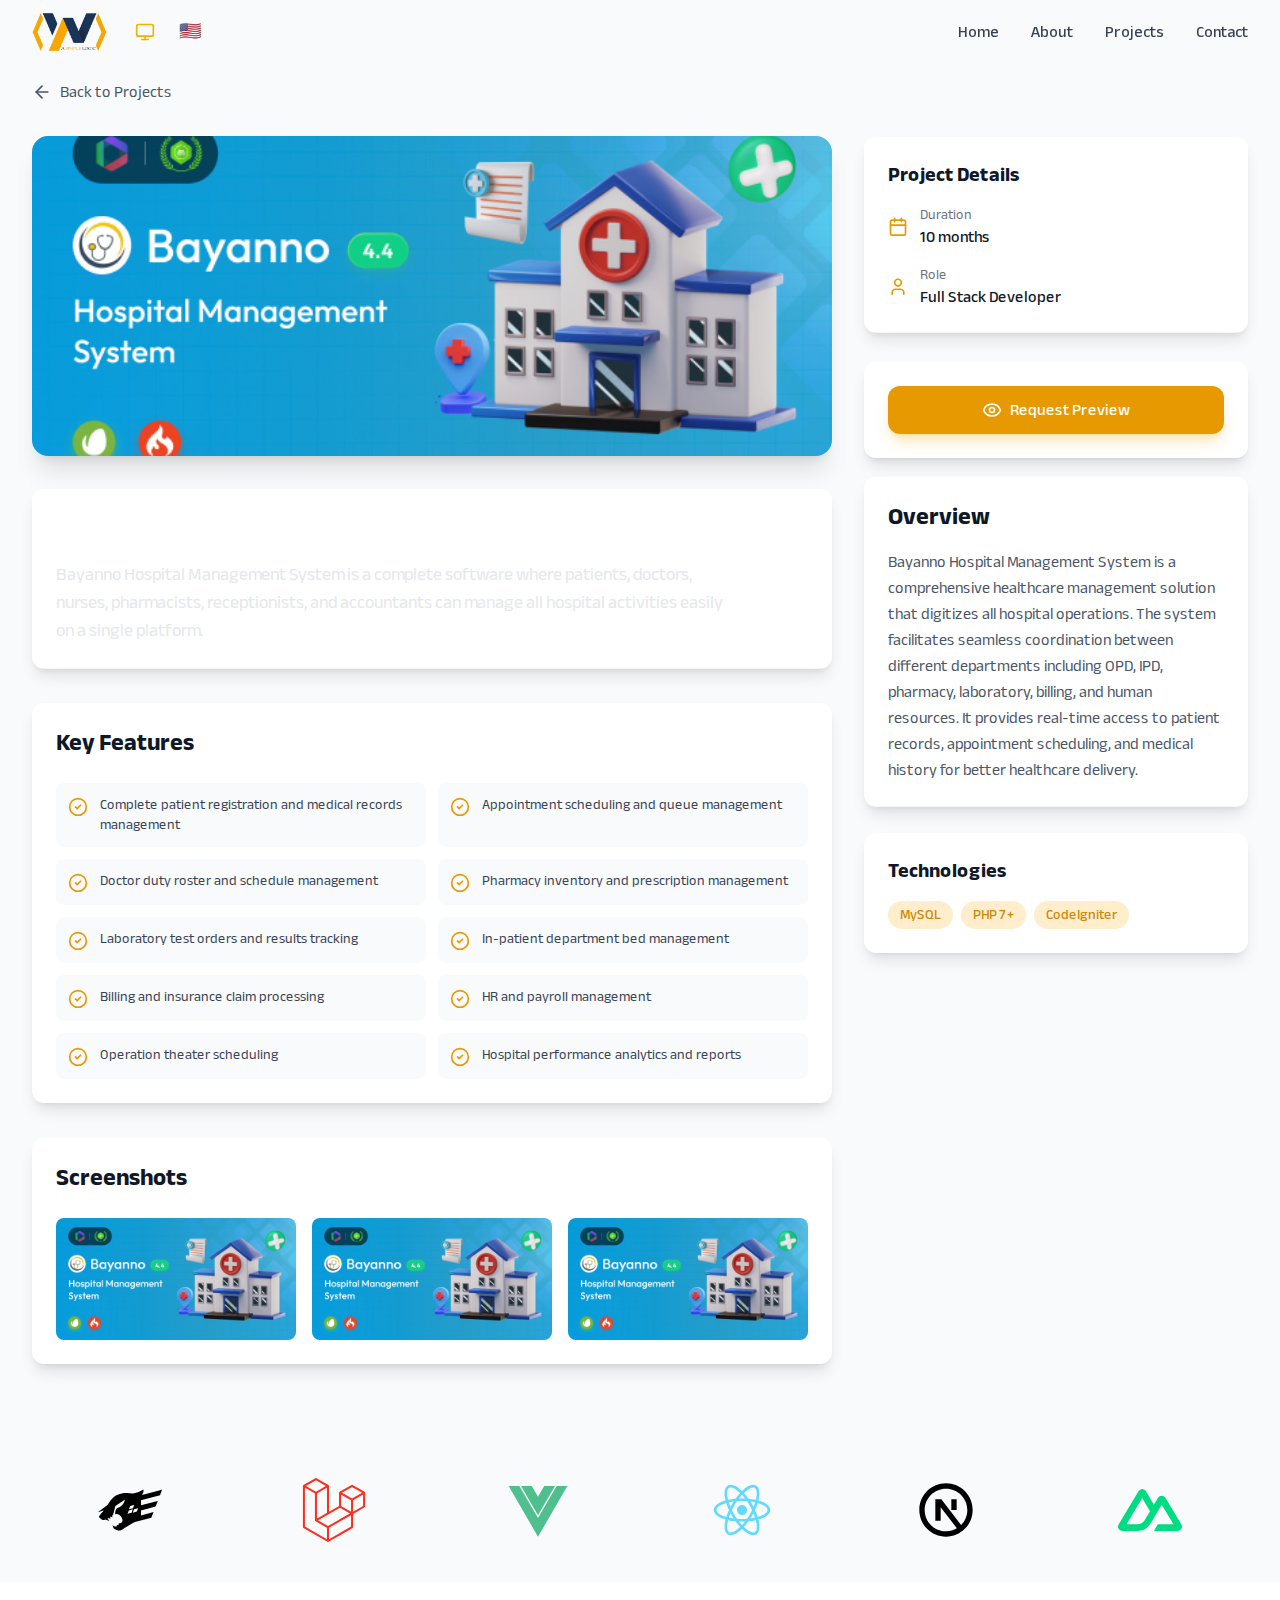
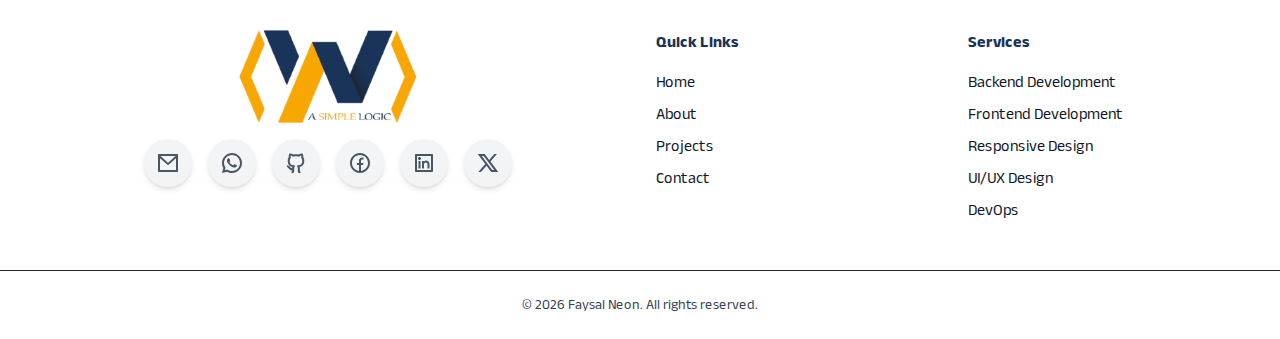
<file: projects/bayanno-hospital-management.html>
<!DOCTYPE html><!--wFyXTwfRQPbSjWjeHUXR2--><html lang="en" dir="ltr" class="scroll-smooth dark"><head><meta charSet="utf-8"/><meta name="viewport" content="width=device-width, initial-scale=1"/><link rel="preload" href="/_next/static/media/a3cbd21e22af91be-s.p.ef2f87bf.woff2" as="font" crossorigin="" type="font/woff2"/><link rel="preload" href="/_next/static/media/c3d513372510d053-s.p.ae8f2abf.woff2" as="font" crossorigin="" type="font/woff2"/><link rel="preload" as="image" href="/logo.png"/><link rel="preload" as="image" href="/images/projects/03/thumb.png"/><link rel="stylesheet" href="/_next/static/chunks/febab3fae21381e6.css" data-precedence="next"/><link rel="stylesheet" href="/_next/static/chunks/f6ba167a47fb2e71.css" data-precedence="next"/><link rel="preload" as="script" fetchPriority="low" href="/_next/static/chunks/7b5a801f3745a748.js"/><script src="/_next/static/chunks/aa0a7c5c022cbeb9.js" async=""></script><script src="/_next/static/chunks/f583cf64948894f2.js" async=""></script><script src="/_next/static/chunks/30ea11065999f7ac.js" async=""></script><script src="/_next/static/chunks/turbopack-c0285d30f055d2f4.js" async=""></script><script src="/_next/static/chunks/751b189d0554fd42.js" async=""></script><script src="/_next/static/chunks/c51fdce62e1116f5.js" async=""></script><script src="/_next/static/chunks/58485c008155fe2f.js" async=""></script><script src="/_next/static/chunks/2619259975a6cfce.js" async=""></script><script src="/_next/static/chunks/6947ad4f72c4eb7f.js" async=""></script><script src="/_next/static/chunks/ff1a16fafef87110.js" async=""></script><script src="/_next/static/chunks/7340adf74ff47ec0.js" async=""></script><script src="/_next/static/chunks/d98502cbd7c1e7db.js" async=""></script><script src="/_next/static/chunks/41bf652bc189d542.js" async=""></script><script src="/_next/static/chunks/218bb3c107ef74d4.js" async=""></script><meta name="next-size-adjust" content=""/><meta name="theme-color" content="#2563eb"/><title>Faysal Neon - Full Stack Developer</title><meta name="description" content="Portfolio of Faysal Neon - A passionate Full Stack Developer specializing in modern web technologies, React, Next.js, and scalable solutions."/><meta name="author" content="Faysal Neon"/><meta name="keywords" content="Faysal Neon,Full Stack Developer,React,Next.js,TypeScript,Web Developer,Flutter Developer,Laravel Developer"/><meta property="og:title" content="Faysal Neon - Full Stack Developer"/><meta property="og:description" content="Portfolio of Faysal Neon - A passionate Full Stack Developer"/><meta property="og:url" content="https://faysalneonbd.web.app/"/><meta property="og:locale" content="en_US"/><meta property="og:type" content="website"/><meta name="twitter:card" content="summary"/><meta name="twitter:title" content="Faysal Neon - Full Stack Developer"/><meta name="twitter:description" content="Portfolio of Faysal Neon - A passionate Full Stack Developer"/><link rel="icon" href="/favicon.ico?favicon.ec4ff948.ico" sizes="256x256" type="image/x-icon"/><script src="/_next/static/chunks/a6dad97d9634a72d.js" noModule=""></script></head><body class="anek_bangla_654c3994-module__OAQTda__variable antialiased bg-white dark:bg-gray-900 text-gray-900 dark:text-white"><div hidden=""><!--$--><!--/$--></div> <nav class="fixed w-full z-50 transition-all duration-300 bg-transparent"><div class="max-w-7xl mx-auto px-4 sm:px-6 lg:px-8"><div class="flex items-center justify-between h-16"><div class="flex items-center justify-start gap-5"><a class="flex items-center space-x-2" href="/"><img alt="Logo" loading="eager" width="75" height="40" decoding="async" data-nimg="1" class="rounded-lg" style="color:transparent" src="/logo.png"/></a><div class="flex items-center gap-2"><div class="relative"><button class="btn-icon" aria-label="Toggle theme"><div class="w-5 h-5"></div></button></div><div class="relative"><button class="btn-tools" tabindex="0"><span class="text-lg h-6 w-5 -mt-[0.20rem]">🇺🇸</span></button></div></div></div><div class="hidden md:flex items-center space-x-8"><a class="font-medium transition-colors duration-200 hover:text-primary-600 hover:scale-105 active:scale-95 text-gray-700 dark:text-gray-200" href="/">Home</a><a class="font-medium transition-colors duration-200 hover:text-primary-600 hover:scale-105 active:scale-95 text-gray-700 dark:text-gray-200" href="/about">About</a><a class="font-medium transition-colors duration-200 hover:text-primary-600 hover:scale-105 active:scale-95 text-gray-700 dark:text-gray-200" href="/projects">Projects</a><a class="font-medium transition-colors duration-200 hover:text-primary-600 hover:scale-105 active:scale-95 text-gray-700 dark:text-gray-200" href="/contact">Contact</a></div><div class="md:hidden flex items-center gap-2"><button class="btn-icon text-gray-700 dark:text-gray-200" aria-label="Open menu"><svg xmlns="http://www.w3.org/2000/svg" width="24" height="24" viewBox="0 0 24 24" fill="none" stroke="currentColor" stroke-width="2" stroke-linecap="round" stroke-linejoin="round" class="lucide lucide-menu" aria-hidden="true"><path d="M4 5h16"></path><path d="M4 12h16"></path><path d="M4 19h16"></path></svg></button></div></div></div></nav><main class="min-h-screen bg-gray-50 dark:bg-gray-900 py-12"><div class="max-w-7xl mx-auto px-4 sm:px-6 lg:px-8"><div style="opacity:0;transform:translateX(-20px)"><a class="inline-flex items-center text-gray-600 dark:text-gray-300 hover:text-primary-600 dark:hover:text-primary-400 transition-colors my-8" href="/projects"><svg xmlns="http://www.w3.org/2000/svg" width="20" height="20" viewBox="0 0 24 24" fill="none" stroke="currentColor" stroke-width="2" stroke-linecap="round" stroke-linejoin="round" class="lucide lucide-arrow-left mr-2" aria-hidden="true"><path d="m12 19-7-7 7-7"></path><path d="M19 12H5"></path></svg>Back to Projects</a></div><div class="grid grid-cols-1 lg:grid-cols-3 gap-8 mb-8"><div class="lg:col-span-2 space-y-8"><div class="bg-white dark:bg-gray-800 rounded-2xl shadow-xl overflow-hidden mb-8" style="opacity:0;transform:translateY(20px)"><div class="relative aspect-[2.5/1] bg-linear-to-br from-primary-100 dark:from-gray-700 to-secondary-100 dark:to-gray-700"><img alt="Bayanno Hospital Management System" decoding="async" data-nimg="fill" class="object-cover" style="position:absolute;height:100%;width:100%;left:0;top:0;right:0;bottom:0;color:transparent" src="/images/projects/03/thumb.png"/></div></div><div class="bg-white dark:bg-gray-800 rounded-xl shadow-lg p-6" style="opacity:0;transform:translateY(20px)"><div class="bottom-0 left-0 right-0"><h1 class="text-3xl sm:text-4xl font-bold text-white mb-2">Bayanno Hospital Management System</h1><p class="text-gray-200 text-lg max-w-2xl">Bayanno Hospital Management System is a complete software where patients, doctors, nurses, pharmacists, receptionists, and accountants can manage all hospital activities easily on a single platform.</p></div></div><div class="bg-white dark:bg-gray-800 rounded-xl shadow-lg p-6" style="opacity:0;transform:translateY(20px)"><h2 class="text-2xl font-bold text-gray-900 dark:text-white mb-6">Key Features</h2><div class="grid grid-cols-1 md:grid-cols-2 gap-3"><div class="flex items-start space-x-3 p-3 bg-gray-50 dark:bg-gray-700/50 rounded-lg"><svg xmlns="http://www.w3.org/2000/svg" width="20" height="20" viewBox="0 0 24 24" fill="none" stroke="currentColor" stroke-width="2" stroke-linecap="round" stroke-linejoin="round" class="lucide lucide-circle-check text-primary-600 dark:text-primary-400 shrink-0 mt-0.5" aria-hidden="true"><circle cx="12" cy="12" r="10"></circle><path d="m9 12 2 2 4-4"></path></svg><span class="text-gray-700 dark:text-gray-300 text-sm">Complete patient registration and medical records management</span></div><div class="flex items-start space-x-3 p-3 bg-gray-50 dark:bg-gray-700/50 rounded-lg"><svg xmlns="http://www.w3.org/2000/svg" width="20" height="20" viewBox="0 0 24 24" fill="none" stroke="currentColor" stroke-width="2" stroke-linecap="round" stroke-linejoin="round" class="lucide lucide-circle-check text-primary-600 dark:text-primary-400 shrink-0 mt-0.5" aria-hidden="true"><circle cx="12" cy="12" r="10"></circle><path d="m9 12 2 2 4-4"></path></svg><span class="text-gray-700 dark:text-gray-300 text-sm">Appointment scheduling and queue management</span></div><div class="flex items-start space-x-3 p-3 bg-gray-50 dark:bg-gray-700/50 rounded-lg"><svg xmlns="http://www.w3.org/2000/svg" width="20" height="20" viewBox="0 0 24 24" fill="none" stroke="currentColor" stroke-width="2" stroke-linecap="round" stroke-linejoin="round" class="lucide lucide-circle-check text-primary-600 dark:text-primary-400 shrink-0 mt-0.5" aria-hidden="true"><circle cx="12" cy="12" r="10"></circle><path d="m9 12 2 2 4-4"></path></svg><span class="text-gray-700 dark:text-gray-300 text-sm">Doctor duty roster and schedule management</span></div><div class="flex items-start space-x-3 p-3 bg-gray-50 dark:bg-gray-700/50 rounded-lg"><svg xmlns="http://www.w3.org/2000/svg" width="20" height="20" viewBox="0 0 24 24" fill="none" stroke="currentColor" stroke-width="2" stroke-linecap="round" stroke-linejoin="round" class="lucide lucide-circle-check text-primary-600 dark:text-primary-400 shrink-0 mt-0.5" aria-hidden="true"><circle cx="12" cy="12" r="10"></circle><path d="m9 12 2 2 4-4"></path></svg><span class="text-gray-700 dark:text-gray-300 text-sm">Pharmacy inventory and prescription management</span></div><div class="flex items-start space-x-3 p-3 bg-gray-50 dark:bg-gray-700/50 rounded-lg"><svg xmlns="http://www.w3.org/2000/svg" width="20" height="20" viewBox="0 0 24 24" fill="none" stroke="currentColor" stroke-width="2" stroke-linecap="round" stroke-linejoin="round" class="lucide lucide-circle-check text-primary-600 dark:text-primary-400 shrink-0 mt-0.5" aria-hidden="true"><circle cx="12" cy="12" r="10"></circle><path d="m9 12 2 2 4-4"></path></svg><span class="text-gray-700 dark:text-gray-300 text-sm">Laboratory test orders and results tracking</span></div><div class="flex items-start space-x-3 p-3 bg-gray-50 dark:bg-gray-700/50 rounded-lg"><svg xmlns="http://www.w3.org/2000/svg" width="20" height="20" viewBox="0 0 24 24" fill="none" stroke="currentColor" stroke-width="2" stroke-linecap="round" stroke-linejoin="round" class="lucide lucide-circle-check text-primary-600 dark:text-primary-400 shrink-0 mt-0.5" aria-hidden="true"><circle cx="12" cy="12" r="10"></circle><path d="m9 12 2 2 4-4"></path></svg><span class="text-gray-700 dark:text-gray-300 text-sm">In-patient department bed management</span></div><div class="flex items-start space-x-3 p-3 bg-gray-50 dark:bg-gray-700/50 rounded-lg"><svg xmlns="http://www.w3.org/2000/svg" width="20" height="20" viewBox="0 0 24 24" fill="none" stroke="currentColor" stroke-width="2" stroke-linecap="round" stroke-linejoin="round" class="lucide lucide-circle-check text-primary-600 dark:text-primary-400 shrink-0 mt-0.5" aria-hidden="true"><circle cx="12" cy="12" r="10"></circle><path d="m9 12 2 2 4-4"></path></svg><span class="text-gray-700 dark:text-gray-300 text-sm">Billing and insurance claim processing</span></div><div class="flex items-start space-x-3 p-3 bg-gray-50 dark:bg-gray-700/50 rounded-lg"><svg xmlns="http://www.w3.org/2000/svg" width="20" height="20" viewBox="0 0 24 24" fill="none" stroke="currentColor" stroke-width="2" stroke-linecap="round" stroke-linejoin="round" class="lucide lucide-circle-check text-primary-600 dark:text-primary-400 shrink-0 mt-0.5" aria-hidden="true"><circle cx="12" cy="12" r="10"></circle><path d="m9 12 2 2 4-4"></path></svg><span class="text-gray-700 dark:text-gray-300 text-sm">HR and payroll management</span></div><div class="flex items-start space-x-3 p-3 bg-gray-50 dark:bg-gray-700/50 rounded-lg"><svg xmlns="http://www.w3.org/2000/svg" width="20" height="20" viewBox="0 0 24 24" fill="none" stroke="currentColor" stroke-width="2" stroke-linecap="round" stroke-linejoin="round" class="lucide lucide-circle-check text-primary-600 dark:text-primary-400 shrink-0 mt-0.5" aria-hidden="true"><circle cx="12" cy="12" r="10"></circle><path d="m9 12 2 2 4-4"></path></svg><span class="text-gray-700 dark:text-gray-300 text-sm">Operation theater scheduling</span></div><div class="flex items-start space-x-3 p-3 bg-gray-50 dark:bg-gray-700/50 rounded-lg"><svg xmlns="http://www.w3.org/2000/svg" width="20" height="20" viewBox="0 0 24 24" fill="none" stroke="currentColor" stroke-width="2" stroke-linecap="round" stroke-linejoin="round" class="lucide lucide-circle-check text-primary-600 dark:text-primary-400 shrink-0 mt-0.5" aria-hidden="true"><circle cx="12" cy="12" r="10"></circle><path d="m9 12 2 2 4-4"></path></svg><span class="text-gray-700 dark:text-gray-300 text-sm">Hospital performance analytics and reports</span></div></div></div><div class="bg-white dark:bg-gray-800 rounded-xl shadow-lg p-6" style="opacity:0;transform:translateY(20px)"><h2 class="text-2xl font-bold text-gray-900 dark:text-white mb-6">Screenshots</h2><div class="grid grid-cols-1 md:grid-cols-2 lg:grid-cols-3 gap-4"><div class="relative aspect-[1.967] bg-gray-100 dark:bg-gray-700 rounded-lg overflow-hidden group"><img alt="Bayanno Hospital Management System preview 1" loading="lazy" decoding="async" data-nimg="fill" class="object-cover transition-transform duration-300 group-hover:scale-105" style="position:absolute;height:100%;width:100%;left:0;top:0;right:0;bottom:0;color:transparent" src="/images/projects/03/previews/01.png"/></div><div class="relative aspect-[1.967] bg-gray-100 dark:bg-gray-700 rounded-lg overflow-hidden group"><img alt="Bayanno Hospital Management System preview 2" loading="lazy" decoding="async" data-nimg="fill" class="object-cover transition-transform duration-300 group-hover:scale-105" style="position:absolute;height:100%;width:100%;left:0;top:0;right:0;bottom:0;color:transparent" src="/images/projects/03/previews/02.png"/></div><div class="relative aspect-[1.967] bg-gray-100 dark:bg-gray-700 rounded-lg overflow-hidden group"><img alt="Bayanno Hospital Management System preview 3" loading="lazy" decoding="async" data-nimg="fill" class="object-cover transition-transform duration-300 group-hover:scale-105" style="position:absolute;height:100%;width:100%;left:0;top:0;right:0;bottom:0;color:transparent" src="/images/projects/03/previews/03.png"/></div></div></div></div><div class="space-y-6"><div class="bg-white dark:bg-gray-800 rounded-xl shadow-lg p-6" style="opacity:0;transform:translateY(20px)"><h3 class="text-xl font-bold text-gray-900 dark:text-white mb-4">Project Details</h3><div class="space-y-4"><div class="flex items-center space-x-3"><svg xmlns="http://www.w3.org/2000/svg" width="20" height="20" viewBox="0 0 24 24" fill="none" stroke="currentColor" stroke-width="2" stroke-linecap="round" stroke-linejoin="round" class="lucide lucide-calendar text-primary-600 dark:text-primary-400" aria-hidden="true"><path d="M8 2v4"></path><path d="M16 2v4"></path><rect width="18" height="18" x="3" y="4" rx="2"></rect><path d="M3 10h18"></path></svg><div><p class="text-sm text-gray-500 dark:text-gray-400">Duration</p><p class="text-gray-900 dark:text-white font-medium">10 months</p></div></div><div class="flex items-center space-x-3"><svg xmlns="http://www.w3.org/2000/svg" width="20" height="20" viewBox="0 0 24 24" fill="none" stroke="currentColor" stroke-width="2" stroke-linecap="round" stroke-linejoin="round" class="lucide lucide-user text-primary-600 dark:text-primary-400" aria-hidden="true"><path d="M19 21v-2a4 4 0 0 0-4-4H9a4 4 0 0 0-4 4v2"></path><circle cx="12" cy="7" r="4"></circle></svg><div><p class="text-sm text-gray-500 dark:text-gray-400">Role</p><p class="text-gray-900 dark:text-white font-medium">Full Stack Developer</p></div></div></div></div><div class="bg-white dark:bg-gray-800 rounded-xl shadow-lg p-6 space-y-3" style="opacity:0;transform:translateY(20px)"><button class="flex items-center justify-center w-full px-4 py-3 bg-primary-600 text-white rounded-xl hover:bg-primary-700 transition-colors font-medium shadow-lg shadow-primary-500/25" tabindex="0"><svg xmlns="http://www.w3.org/2000/svg" width="20" height="20" viewBox="0 0 24 24" fill="none" stroke="currentColor" stroke-width="2" stroke-linecap="round" stroke-linejoin="round" class="lucide lucide-eye mr-2" aria-hidden="true"><path d="M2.062 12.348a1 1 0 0 1 0-.696 10.75 10.75 0 0 1 19.876 0 1 1 0 0 1 0 .696 10.75 10.75 0 0 1-19.876 0"></path><circle cx="12" cy="12" r="3"></circle></svg>Request Preview</button></div><div class="bg-white dark:bg-gray-800 rounded-xl shadow-lg p-6" style="opacity:0;transform:translateY(20px)"><h2 class="text-2xl font-bold text-gray-900 dark:text-white mb-4">Overview</h2><p class="text-gray-600 dark:text-gray-300 leading-relaxed">Bayanno Hospital Management System is a comprehensive healthcare management solution that digitizes all hospital operations. The system facilitates seamless coordination between different departments including OPD, IPD, pharmacy, laboratory, billing, and human resources. It provides real-time access to patient records, appointment scheduling, and medical history for better healthcare delivery.</p></div><div class="bg-white dark:bg-gray-800 rounded-xl shadow-lg p-6" style="opacity:0;transform:translateY(20px)"><h3 class="text-xl font-bold text-gray-900 dark:text-white mb-4">Technologies</h3><div class="flex flex-wrap gap-2"><span class="px-3 py-1 bg-primary-100 dark:bg-primary-900/30 text-primary-700 dark:text-primary-300 text-sm rounded-full font-medium">MySQL</span><span class="px-3 py-1 bg-primary-100 dark:bg-primary-900/30 text-primary-700 dark:text-primary-300 text-sm rounded-full font-medium">PHP 7+</span><span class="px-3 py-1 bg-primary-100 dark:bg-primary-900/30 text-primary-700 dark:text-primary-300 text-sm rounded-full font-medium">CodeIgniter</span></div></div></div></div></div></main><!--$--><!--/$--><section class="py-10 bg-gray-50 dark:bg-gray-800 overflow-hidden"><div class="max-w-7xl mx-auto px-4 sm:px-6 lg:px-8"><div class="swiper overflow-visible!"><div class="swiper-wrapper"><div class="swiper-slide flex! justify-center!"><div class="flex items-center justify-center cursor-pointer hover:scale-110 transition-transform duration-300"><span style="color:#353535"><svg stroke="currentColor" fill="currentColor" stroke-width="0" role="img" viewBox="0 0 24 24" height="64" width="64" xmlns="http://www.w3.org/2000/svg"><path d="M24 18.588a1.529 1.529 0 01-1.895-.72l-3.45-4.771-.5-.667-4.003 5.444a1.466 1.466 0 01-1.802.708l5.158-6.92-4.798-6.251a1.595 1.595 0 011.9.666l3.576 4.83 3.596-4.81a1.435 1.435 0 011.788-.668L21.708 7.9l-2.522 3.283a.666.666 0 000 .994l4.804 6.412zM.002 11.576l.42-2.075c1.154-4.103 5.858-5.81 9.094-3.27 1.895 1.489 2.368 3.597 2.275 5.973H1.116C.943 16.447 4.005 19.009 7.92 17.7a4.078 4.078 0 002.582-2.876c.207-.666.548-.78 1.174-.588a5.417 5.417 0 01-2.589 3.957 6.272 6.272 0 01-7.306-.933 6.575 6.575 0 01-1.64-3.858c0-.235-.08-.455-.134-.666A88.33 88.33 0 010 11.577zm1.127-.286h9.654c-.06-3.076-2.001-5.258-4.59-5.278-2.882-.04-4.944 2.094-5.071 5.264z"></path></svg></span></div></div><div class="swiper-slide flex! justify-center!"><div class="flex items-center justify-center cursor-pointer hover:scale-110 transition-transform duration-300"><span style="color:#000000"><svg stroke="currentColor" fill="currentColor" stroke-width="0" role="img" viewBox="0 0 24 24" height="64" width="64" xmlns="http://www.w3.org/2000/svg"><path d="M23.245 6.49L24 4.533l-.031-.121-7.473 1.967c.797-1.153.523-2.078.523-2.078s-2.387 1.524-4.193 1.485c-1.804-.04-2.387-.52-5.155.362-2.768.882-3.551 3.59-4.351 4.173-.804.583-3.32 2.477-3.32 2.477l.006.034 2.27-.724s-.622.585-1.945 2.37l-.062-.057.002.011s1.064 1.626 2.107 1.324a2.14 2.14 0 0 0 .353-.147c.419.234.967.463 1.572.525 0 0-.41-.475-.752-1.017l.238-.154.865.318-.096-.812c.003-.003.006-.003.008-.006l.849.311-.105-.738a5.65 5.65 0 0 1 .322-.158l.885-3.345 3.662-2.497-.291.733c-.741 1.826-2.135 2.256-2.135 2.256l-.582.22c-.433.512-.614.637-.764 2.353.348-.088.682-.107.984-.028 1.564.421 2.107 2.307 1.685 2.827-.104.13-.356.354-.673.617H7.77l-.008.514-.065.051h-.645l-.009.504-.17.127c-.607.011-1.373-.518-1.373-.518 0 .481.401 1.225.401 1.225l.07-.034-.061.045s1.625 1.083 2.646.681c.91-.356 3.263-2.213 5.296-3.093l6.15-1.62.811-2.1-4.688 1.235v-1.889l5.5-1.448.811-2.1-6.31 1.662V8.367zm-11.163 4l1.459-.384.02.074-.455 1.179-1.513.398zm.503 2.526l-1.512.398.489-1.266 1.459-.385.02.074zm1.971-.424l-1.513.398.49-1.266 1.459-.385.02.073Z"></path></svg></span></div></div><div class="swiper-slide flex! justify-center!"><div class="flex items-center justify-center cursor-pointer hover:scale-110 transition-transform duration-300"><span style="color:#FF2D20"><svg stroke="currentColor" fill="currentColor" stroke-width="0" role="img" viewBox="0 0 24 24" height="64" width="64" xmlns="http://www.w3.org/2000/svg"><path d="M23.642 5.43a.364.364 0 01.014.1v5.149c0 .135-.073.26-.189.326l-4.323 2.49v4.934a.378.378 0 01-.188.326L9.93 23.949a.316.316 0 01-.066.027c-.008.002-.016.008-.024.01a.348.348 0 01-.192 0c-.011-.002-.02-.008-.03-.012-.02-.008-.042-.014-.062-.025L.533 18.755a.376.376 0 01-.189-.326V2.974c0-.033.005-.066.014-.098.003-.012.01-.02.014-.032a.369.369 0 01.023-.058c.004-.013.015-.022.023-.033l.033-.045c.012-.01.025-.018.037-.027.014-.012.027-.024.041-.034H.53L5.043.05a.375.375 0 01.375 0L9.93 2.647h.002c.015.01.027.021.04.033l.038.027c.013.014.02.03.033.045.008.011.02.021.025.033.01.02.017.038.024.058.003.011.01.021.013.032.01.031.014.064.014.098v9.652l3.76-2.164V5.527c0-.033.004-.066.013-.098.003-.01.01-.02.013-.032a.487.487 0 01.024-.059c.007-.012.018-.02.025-.033.012-.015.021-.03.033-.043.012-.012.025-.02.037-.028.014-.01.026-.023.041-.032h.001l4.513-2.598a.375.375 0 01.375 0l4.513 2.598c.016.01.027.021.042.031.012.01.025.018.036.028.013.014.022.03.034.044.008.012.019.021.024.033.011.02.018.04.024.06.006.01.012.021.015.032zm-.74 5.032V6.179l-1.578.908-2.182 1.256v4.283zm-4.51 7.75v-4.287l-2.147 1.225-6.126 3.498v4.325zM1.093 3.624v14.588l8.273 4.761v-4.325l-4.322-2.445-.002-.003H5.04c-.014-.01-.025-.021-.04-.031-.011-.01-.024-.018-.035-.027l-.001-.002c-.013-.012-.021-.025-.031-.04-.01-.011-.021-.022-.028-.036h-.002c-.008-.014-.013-.031-.02-.047-.006-.016-.014-.027-.018-.043a.49.49 0 01-.008-.057c-.002-.014-.006-.027-.006-.041V5.789l-2.18-1.257zM5.23.81L1.47 2.974l3.76 2.164 3.758-2.164zm1.956 13.505l2.182-1.256V3.624l-1.58.91-2.182 1.255v9.435zm11.581-10.95l-3.76 2.163 3.76 2.163 3.759-2.164zm-.376 4.978L16.21 7.087 14.63 6.18v4.283l2.182 1.256 1.58.908zm-8.65 9.654l5.514-3.148 2.756-1.572-3.757-2.163-4.323 2.489-3.941 2.27z"></path></svg></span></div></div><div class="swiper-slide flex! justify-center!"><div class="flex items-center justify-center cursor-pointer hover:scale-110 transition-transform duration-300"><span style="color:#4FC08D"><svg stroke="currentColor" fill="currentColor" stroke-width="0" viewBox="0 0 24 24" height="64" width="64" xmlns="http://www.w3.org/2000/svg"><path d="M1.00098 3H5.00098L12.001 15L19.001 3H23.001L12.001 22L1.00098 3ZM9.66764 3L12.001 7L14.3343 3H18.3694L12.001 14L5.63256 3H9.66764Z"></path></svg></span></div></div><div class="swiper-slide flex! justify-center!"><div class="flex items-center justify-center cursor-pointer hover:scale-110 transition-transform duration-300"><span style="color:#61DAFB"><svg stroke="currentColor" fill="currentColor" stroke-width="0" viewBox="0 0 24 24" height="64" width="64" xmlns="http://www.w3.org/2000/svg"><path d="M14.448 16.2394C13.8809 17.0412 13.2933 17.7714 12.7015 18.4146C14.3738 20.0375 15.9291 20.7975 16.792 20.2993C17.6549 19.8011 17.7744 18.0742 17.2051 15.8145C16.3521 16.0054 15.426 16.1492 14.448 16.2394ZM13.138 16.3265C12.7641 16.342 12.3845 16.3499 12.0003 16.3499C11.6161 16.3499 11.2365 16.342 10.8627 16.3265C11.2394 16.8188 11.6208 17.2749 12.0003 17.6905C12.3798 17.2749 12.7612 16.8188 13.138 16.3265ZM18.1787 8.43278C20.8434 9.19718 22.5837 10.4672 22.5837 11.9999C22.5837 13.5325 20.8434 14.8026 18.1787 15.567C18.8491 18.2569 18.6193 20.399 17.292 21.1653C15.9647 21.9316 13.9947 21.0595 12.0003 19.134C10.006 21.0595 8.03596 21.9316 6.70866 21.1653C5.38136 20.399 5.15158 18.2569 5.82195 15.567C3.15724 14.8026 1.41699 13.5325 1.41699 11.9999C1.41699 10.4672 3.15724 9.19718 5.82195 8.43278C5.15158 5.74288 5.38136 3.60075 6.70866 2.83443C8.03596 2.06811 10.006 2.94019 12.0003 4.86569C13.9947 2.94019 15.9647 2.06811 17.292 2.83443C18.6193 3.60075 18.8491 5.74288 18.1787 8.43278ZM17.2051 8.18527C17.7744 5.92558 17.6549 4.19865 16.792 3.70046C15.9291 3.20226 14.3738 3.96221 12.7015 5.58509C13.2933 6.2283 13.8809 6.95849 14.448 7.76031C15.426 7.85054 16.3521 7.99432 17.2051 8.18527ZM6.79554 15.8145C6.22624 18.0742 6.34577 19.8011 7.20866 20.2993C8.07155 20.7975 9.62688 20.0375 11.2992 18.4146C10.7073 17.7714 10.1197 17.0412 9.55262 16.2394C8.57467 16.1492 7.6485 16.0054 6.79554 15.8145ZM10.8627 7.67324C11.2365 7.65776 11.6161 7.64987 12.0003 7.64987C12.3845 7.64987 12.7641 7.65776 13.138 7.67324C12.7612 7.18096 12.3798 6.7248 12.0003 6.30922C11.6208 6.7248 11.2394 7.18096 10.8627 7.67324ZM9.55262 7.76031C10.1197 6.95849 10.7073 6.2283 11.2992 5.58509C9.62688 3.96221 8.07155 3.20226 7.20866 3.70046C6.34577 4.19865 6.22624 5.92558 6.79554 8.18527C7.6485 7.99432 8.57467 7.85054 9.55262 7.76031ZM13.8939 15.2797C14.2395 14.7728 14.5772 14.2366 14.9015 13.6749C15.2258 13.1131 15.5213 12.5526 15.7875 11.9999C15.5213 11.4471 15.2258 10.8866 14.9015 10.3249C14.5772 9.76311 14.2395 9.22694 13.8939 8.72005C13.2821 8.6742 12.649 8.64987 12.0003 8.64987C11.3517 8.64987 10.7185 8.6742 10.1067 8.72005C9.76112 9.22694 9.42347 9.76311 9.09914 10.3249C8.77481 10.8866 8.4793 11.4471 8.21312 11.9999C8.4793 12.5526 8.77481 13.1131 9.09914 13.6749C9.42347 14.2366 9.76112 14.7728 10.1067 15.2797C10.7185 15.3255 11.3517 15.3499 12.0003 15.3499C12.649 15.3499 13.2821 15.3255 13.8939 15.2797ZM15.1785 15.1484C15.7932 15.0683 16.3789 14.9661 16.9286 14.8452C16.7584 14.3087 16.5541 13.7504 16.3161 13.178C16.1426 13.5095 15.9596 13.8421 15.7675 14.1749C15.5754 14.5076 15.3788 14.8324 15.1785 15.1484ZM8.82218 8.85133C8.20747 8.93147 7.62174 9.03367 7.07208 9.15454C7.24223 9.691 7.44659 10.2494 7.68454 10.8218C7.85806 10.4903 8.04101 10.1576 8.23311 9.82487C8.42522 9.49212 8.62185 9.16736 8.82218 8.85133ZM7.07208 14.8452C7.62174 14.9661 8.20747 15.0683 8.82218 15.1484C8.62185 14.8324 8.42522 14.5076 8.23311 14.1749C8.04101 13.8421 7.85806 13.5095 7.68454 13.178C7.44659 13.7504 7.24223 14.3087 7.07208 14.8452ZM6.09439 14.6C6.35551 13.7659 6.69407 12.8919 7.10491 11.9999C6.69407 11.1078 6.35551 10.2339 6.09439 9.39969C3.85279 10.0365 2.41699 11.0035 2.41699 11.9999C2.41699 12.9962 3.85279 13.9632 6.09439 14.6ZM16.9286 9.15454C16.3789 9.03367 15.7932 8.93147 15.1785 8.85133C15.3788 9.16736 15.5754 9.49212 15.7675 9.82487C15.9596 10.1576 16.1426 10.4903 16.3161 10.8218C16.5541 10.2494 16.7584 9.691 16.9286 9.15454ZM17.9063 9.39969C17.6451 10.2339 17.3066 11.1078 16.8957 11.9999C17.3066 12.8919 17.6451 13.7659 17.9063 14.6C20.1479 13.9632 21.5837 12.9962 21.5837 11.9999C21.5837 11.0035 20.1479 10.0365 17.9063 9.39969ZM12.0003 13.879C10.9625 13.879 10.1212 13.0377 10.1212 11.9999C10.1212 10.962 10.9625 10.1207 12.0003 10.1207C13.0382 10.1207 13.8795 10.962 13.8795 11.9999C13.8795 13.0377 13.0382 13.879 12.0003 13.879Z"></path></svg></span></div></div><div class="swiper-slide flex! justify-center!"><div class="flex items-center justify-center cursor-pointer hover:scale-110 transition-transform duration-300"><span style="color:#000000"><svg stroke="currentColor" fill="currentColor" stroke-width="0" viewBox="0 0 24 24" height="64" width="64" xmlns="http://www.w3.org/2000/svg"><path d="M17.6644 17.6493L10.2602 8H8V16H10V10.9462L16.0869 18.8788C14.8907 19.5909 13.4931 20 12 20C7.58172 20 4 16.4183 4 12C4 7.58172 7.58172 4 12 4C16.4183 4 20 7.58172 20 12C20 14.2053 19.1077 16.2022 17.6644 17.6493ZM12 22C17.5228 22 22 17.5228 22 12C22 6.47715 17.5228 2 12 2C6.47715 2 2 6.47715 2 12C2 17.5228 6.47715 22 12 22ZM14 12V8H16V12H14Z"></path></svg></span></div></div><div class="swiper-slide flex! justify-center!"><div class="flex items-center justify-center cursor-pointer hover:scale-110 transition-transform duration-300"><span style="color:#00DC82"><svg stroke="currentColor" fill="currentColor" stroke-width="0" role="img" viewBox="0 0 24 24" height="64" width="64" xmlns="http://www.w3.org/2000/svg"><path d="M13.4642 19.8295h8.9218c.2834 0 .5618-.0723.8072-.2098a1.5899 1.5899 0 0 0 .5908-.5732 1.5293 1.5293 0 0 0 .216-.783 1.529 1.529 0 0 0-.2167-.7828L17.7916 7.4142a1.5904 1.5904 0 0 0-.5907-.573 1.6524 1.6524 0 0 0-.807-.2099c-.2833 0-.5616.0724-.807.2098a1.5904 1.5904 0 0 0-.5907.5731L13.4642 9.99l-2.9954-5.0366a1.5913 1.5913 0 0 0-.591-.573 1.6533 1.6533 0 0 0-.8071-.2098c-.2834 0-.5617.0723-.8072.2097a1.5913 1.5913 0 0 0-.591.573L.2168 17.4808A1.5292 1.5292 0 0 0 0 18.2635c-.0001.2749.0744.545.216.783a1.59 1.59 0 0 0 .5908.5732c.2454.1375.5238.2098.8072.2098h5.6003c2.219 0 3.8554-.9454 4.9813-2.7899l2.7337-4.5922L16.3935 9.99l4.3944 7.382h-5.8586ZM7.123 17.3694l-3.9083-.0009 5.8586-9.8421 2.9232 4.921-1.9572 3.2892c-.7478 1.1967-1.5972 1.6328-2.9163 1.6328z"></path></svg></span></div></div><div class="swiper-slide flex! justify-center!"><div class="flex items-center justify-center cursor-pointer hover:scale-110 transition-transform duration-300"><span style="color:#4479A1"><svg stroke="currentColor" fill="currentColor" stroke-width="0" viewBox="0 0 24 24" height="64" width="64" xmlns="http://www.w3.org/2000/svg"><path d="M5 12.5C5 12.8134 5.46101 13.3584 6.53047 13.8931C7.91405 14.5849 9.87677 15 12 15C14.1232 15 16.0859 14.5849 17.4695 13.8931C18.539 13.3584 19 12.8134 19 12.5V10.3287C17.35 11.3482 14.8273 12 12 12C9.17273 12 6.64996 11.3482 5 10.3287V12.5ZM19 15.3287C17.35 16.3482 14.8273 17 12 17C9.17273 17 6.64996 16.3482 5 15.3287V17.5C5 17.8134 5.46101 18.3584 6.53047 18.8931C7.91405 19.5849 9.87677 20 12 20C14.1232 20 16.0859 19.5849 17.4695 18.8931C18.539 18.3584 19 17.8134 19 17.5V15.3287ZM3 17.5V7.5C3 5.01472 7.02944 3 12 3C16.9706 3 21 5.01472 21 7.5V17.5C21 19.9853 16.9706 22 12 22C7.02944 22 3 19.9853 3 17.5ZM12 10C14.1232 10 16.0859 9.58492 17.4695 8.89313C18.539 8.3584 19 7.81342 19 7.5C19 7.18658 18.539 6.6416 17.4695 6.10687C16.0859 5.41508 14.1232 5 12 5C9.87677 5 7.91405 5.41508 6.53047 6.10687C5.46101 6.6416 5 7.18658 5 7.5C5 7.81342 5.46101 8.3584 6.53047 8.89313C7.91405 9.58492 9.87677 10 12 10Z"></path></svg></span></div></div><div class="swiper-slide flex! justify-center!"><div class="flex items-center justify-center cursor-pointer hover:scale-110 transition-transform duration-300"><span style="color:#003B57"><svg stroke="currentColor" fill="currentColor" stroke-width="0" role="img" viewBox="0 0 24 24" height="64" width="64" xmlns="http://www.w3.org/2000/svg"><path d="M21.678.521c-1.032-.92-2.28-.55-3.513.544a8.71 8.71 0 0 0-.547.535c-2.109 2.237-4.066 6.38-4.674 9.544.237.48.422 1.093.544 1.561a13.044 13.044 0 0 1 .164.703s-.019-.071-.096-.296l-.05-.146a1.689 1.689 0 0 0-.033-.08c-.138-.32-.518-.995-.686-1.289-.143.423-.27.818-.376 1.176.484.884.778 2.4.778 2.4s-.025-.099-.147-.442c-.107-.303-.644-1.244-.772-1.464-.217.804-.304 1.346-.226 1.478.152.256.296.698.422 1.186.286 1.1.485 2.44.485 2.44l.017.224a22.41 22.41 0 0 0 .056 2.748c.095 1.146.273 2.13.5 2.657l.155-.084c-.334-1.038-.47-2.399-.41-3.967.09-2.398.642-5.29 1.661-8.304 1.723-4.55 4.113-8.201 6.3-9.945-1.993 1.8-4.692 7.63-5.5 9.788-.904 2.416-1.545 4.684-1.931 6.857.666-2.037 2.821-2.912 2.821-2.912s1.057-1.304 2.292-3.166c-.74.169-1.955.458-2.362.629-.6.251-.762.337-.762.337s1.945-1.184 3.613-1.72C21.695 7.9 24.195 2.767 21.678.521m-18.573.543A1.842 1.842 0 0 0 1.27 2.9v16.608a1.84 1.84 0 0 0 1.835 1.834h9.418a22.953 22.953 0 0 1-.052-2.707c-.006-.062-.011-.141-.016-.2a27.01 27.01 0 0 0-.473-2.378c-.121-.47-.275-.898-.369-1.057-.116-.197-.098-.31-.097-.432 0-.12.015-.245.037-.386a9.98 9.98 0 0 1 .234-1.045l.217-.028c-.017-.035-.014-.065-.031-.097l-.041-.381a32.8 32.8 0 0 1 .382-1.194l.2-.019c-.008-.016-.01-.038-.018-.053l-.043-.316c.63-3.28 2.587-7.443 4.8-9.791.066-.069.133-.128.198-.194Z"></path></svg></span></div></div><div class="swiper-slide flex! justify-center!"><div class="flex items-center justify-center cursor-pointer hover:scale-110 transition-transform duration-300"><span style="color:#4169E1"><svg stroke="currentColor" fill="currentColor" stroke-width="0" role="img" viewBox="0 0 24 24" height="64" width="64" xmlns="http://www.w3.org/2000/svg"><path d="M23.5594 14.7228a.5269.5269 0 0 0-.0563-.1191c-.139-.2632-.4768-.3418-1.0074-.2321-1.6533.3411-2.2935.1312-2.5256-.0191 1.342-2.0482 2.445-4.522 3.0411-6.8297.2714-1.0507.7982-3.5237.1222-4.7316a1.5641 1.5641 0 0 0-.1509-.235C21.6931.9086 19.8007.0248 17.5099.0005c-1.4947-.0158-2.7705.3461-3.1161.4794a9.449 9.449 0 0 0-.5159-.0816 8.044 8.044 0 0 0-1.3114-.1278c-1.1822-.0184-2.2038.2642-3.0498.8406-.8573-.3211-4.7888-1.645-7.2219.0788C.9359 2.1526.3086 3.8733.4302 6.3043c.0409.818.5069 3.334 1.2423 5.7436.4598 1.5065.9387 2.7019 1.4334 3.582.553.9942 1.1259 1.5933 1.7143 1.7895.4474.1491 1.1327.1441 1.8581-.7279.8012-.9635 1.5903-1.8258 1.9446-2.2069.4351.2355.9064.3625 1.39.3772a.0569.0569 0 0 0 .0004.0041 11.0312 11.0312 0 0 0-.2472.3054c-.3389.4302-.4094.5197-1.5002.7443-.3102.064-1.1344.2339-1.1464.8115-.0025.1224.0329.2309.0919.3268.2269.4231.9216.6097 1.015.6331 1.3345.3335 2.5044.092 3.3714-.6787-.017 2.231.0775 4.4174.3454 5.0874.2212.5529.7618 1.9045 2.4692 1.9043.2505 0 .5263-.0291.8296-.0941 1.7819-.3821 2.5557-1.1696 2.855-2.9059.1503-.8707.4016-2.8753.5388-4.1012.0169-.0703.0357-.1207.057-.1362.0007-.0005.0697-.0471.4272.0307a.3673.3673 0 0 0 .0443.0068l.2539.0223.0149.001c.8468.0384 1.9114-.1426 2.5312-.4308.6438-.2988 1.8057-1.0323 1.5951-1.6698zM2.371 11.8765c-.7435-2.4358-1.1779-4.8851-1.2123-5.5719-.1086-2.1714.4171-3.6829 1.5623-4.4927 1.8367-1.2986 4.8398-.5408 6.108-.13-.0032.0032-.0066.0061-.0098.0094-2.0238 2.044-1.9758 5.536-1.9708 5.7495-.0002.0823.0066.1989.0162.3593.0348.5873.0996 1.6804-.0735 2.9184-.1609 1.1504.1937 2.2764.9728 3.0892.0806.0841.1648.1631.2518.2374-.3468.3714-1.1004 1.1926-1.9025 2.1576-.5677.6825-.9597.5517-1.0886.5087-.3919-.1307-.813-.5871-1.2381-1.3223-.4796-.839-.9635-2.0317-1.4155-3.5126zm6.0072 5.0871c-.1711-.0428-.3271-.1132-.4322-.1772.0889-.0394.2374-.0902.4833-.1409 1.2833-.2641 1.4815-.4506 1.9143-1.0002.0992-.126.2116-.2687.3673-.4426a.3549.3549 0 0 0 .0737-.1298c.1708-.1513.2724-.1099.4369-.0417.156.0646.3078.26.3695.4752.0291.1016.0619.2945-.0452.4444-.9043 1.2658-2.2216 1.2494-3.1676 1.0128zm2.094-3.988-.0525.141c-.133.3566-.2567.6881-.3334 1.003-.6674-.0021-1.3168-.2872-1.8105-.8024-.6279-.6551-.9131-1.5664-.7825-2.5004.1828-1.3079.1153-2.4468.079-3.0586-.005-.0857-.0095-.1607-.0122-.2199.2957-.2621 1.6659-.9962 2.6429-.7724.4459.1022.7176.4057.8305.928.5846 2.7038.0774 3.8307-.3302 4.7363-.084.1866-.1633.3629-.2311.5454zm7.3637 4.5725c-.0169.1768-.0358.376-.0618.5959l-.146.4383a.3547.3547 0 0 0-.0182.1077c-.0059.4747-.054.6489-.115.8693-.0634.2292-.1353.4891-.1794 1.0575-.11 1.4143-.8782 2.2267-2.4172 2.5565-1.5155.3251-1.7843-.4968-2.0212-1.2217a6.5824 6.5824 0 0 0-.0769-.2266c-.2154-.5858-.1911-1.4119-.1574-2.5551.0165-.5612-.0249-1.9013-.3302-2.6462.0044-.2932.0106-.5909.019-.8918a.3529.3529 0 0 0-.0153-.1126 1.4927 1.4927 0 0 0-.0439-.208c-.1226-.4283-.4213-.7866-.7797-.9351-.1424-.059-.4038-.1672-.7178-.0869.067-.276.1831-.5875.309-.9249l.0529-.142c.0595-.16.134-.3257.213-.5012.4265-.9476 1.0106-2.2453.3766-5.1772-.2374-1.0981-1.0304-1.6343-2.2324-1.5098-.7207.0746-1.3799.3654-1.7088.5321a5.6716 5.6716 0 0 0-.1958.1041c.0918-1.1064.4386-3.1741 1.7357-4.4823a4.0306 4.0306 0 0 1 .3033-.276.3532.3532 0 0 0 .1447-.0644c.7524-.5706 1.6945-.8506 2.802-.8325.4091.0067.8017.0339 1.1742.081 1.939.3544 3.2439 1.4468 4.0359 2.3827.8143.9623 1.2552 1.9315 1.4312 2.4543-1.3232-.1346-2.2234.1268-2.6797.779-.9926 1.4189.543 4.1729 1.2811 5.4964.1353.2426.2522.4522.2889.5413.2403.5825.5515.9713.7787 1.2552.0696.087.1372.1714.1885.245-.4008.1155-1.1208.3825-1.0552 1.717-.0123.1563-.0423.4469-.0834.8148-.0461.2077-.0702.4603-.0994.7662zm.8905-1.6211c-.0405-.8316.2691-.9185.5967-1.0105a2.8566 2.8566 0 0 0 .135-.0406 1.202 1.202 0 0 0 .1342.103c.5703.3765 1.5823.4213 3.0068.1344-.2016.1769-.5189.3994-.9533.6011-.4098.1903-1.0957.333-1.7473.3636-.7197.0336-1.0859-.0807-1.1721-.151zm.5695-9.2712c-.0059.3508-.0542.6692-.1054 1.0017-.055.3576-.112.7274-.1264 1.1762-.0142.4368.0404.8909.0932 1.3301.1066.887.216 1.8003-.2075 2.7014a3.5272 3.5272 0 0 1-.1876-.3856c-.0527-.1276-.1669-.3326-.3251-.6162-.6156-1.1041-2.0574-3.6896-1.3193-4.7446.3795-.5427 1.3408-.5661 2.1781-.463zm.2284 7.0137a12.3762 12.3762 0 0 0-.0853-.1074l-.0355-.0444c.7262-1.1995.5842-2.3862.4578-3.4385-.0519-.4318-.1009-.8396-.0885-1.2226.0129-.4061.0666-.7543.1185-1.0911.0639-.415.1288-.8443.1109-1.3505.0134-.0531.0188-.1158.0118-.1902-.0457-.4855-.5999-1.938-1.7294-3.253-.6076-.7073-1.4896-1.4972-2.6889-2.0395.5251-.1066 1.2328-.2035 2.0244-.1859 2.0515.0456 3.6746.8135 4.8242 2.2824a.908.908 0 0 1 .0667.1002c.7231 1.3556-.2762 6.2751-2.9867 10.5405zm-8.8166-6.1162c-.025.1794-.3089.4225-.6211.4225a.5821.5821 0 0 1-.0809-.0056c-.1873-.026-.3765-.144-.5059-.3156-.0458-.0605-.1203-.178-.1055-.2844.0055-.0401.0261-.0985.0925-.1488.1182-.0894.3518-.1226.6096-.0867.3163.0441.6426.1938.6113.4186zm7.9305-.4114c.0111.0792-.049.201-.1531.3102-.0683.0717-.212.1961-.4079.2232a.5456.5456 0 0 1-.075.0052c-.2935 0-.5414-.2344-.5607-.3717-.024-.1765.2641-.3106.5611-.352.297-.0414.6111.0088.6356.1851z"></path></svg></span></div></div><div class="swiper-slide flex! justify-center!"><div class="flex items-center justify-center cursor-pointer hover:scale-110 transition-transform duration-300"><span style="color:#FFCA28"><svg stroke="currentColor" fill="currentColor" stroke-width="0" role="img" viewBox="0 0 24 24" height="64" width="64" xmlns="http://www.w3.org/2000/svg"><path d="M19.455 8.369c-.538-.748-1.778-2.285-3.681-4.569-.826-.991-1.535-1.832-1.884-2.245a146 146 0 0 0-.488-.576l-.207-.245-.113-.133-.022-.032-.01-.005L12.57 0l-.609.488c-1.555 1.246-2.828 2.851-3.681 4.64-.523 1.064-.864 2.105-1.043 3.176-.047.241-.088.489-.121.738-.209-.017-.421-.028-.632-.033-.018-.001-.035-.002-.059-.003a7.46 7.46 0 0 0-2.28.274l-.317.089-.163.286c-.765 1.342-1.198 2.869-1.252 4.416-.07 2.01.477 3.954 1.583 5.625 1.082 1.633 2.61 2.882 4.42 3.611l.236.095.071.025.003-.001a9.59 9.59 0 0 0 2.941.568q.171.006.342.006c1.273 0 2.513-.249 3.69-.742l.008.004.313-.145a9.63 9.63 0 0 0 3.927-3.335c1.01-1.49 1.577-3.234 1.641-5.042.075-2.161-.643-4.304-2.133-6.371m-7.083 6.695c.328 1.244.264 2.44-.191 3.558-1.135-1.12-1.967-2.352-2.475-3.665-.543-1.404-.87-2.74-.974-3.975.48.157.922.366 1.315.622 1.132.737 1.914 1.902 2.325 3.461zm.207 6.022c.482.368.99.712 1.513 1.028-.771.21-1.565.302-2.369.273a8 8 0 0 1-.373-.022c.458-.394.869-.823 1.228-1.279zm1.347-6.431c-.516-1.957-1.527-3.437-3.002-4.398-.647-.421-1.385-.741-2.194-.95.011-.134.026-.268.043-.4.014-.113.03-.216.046-.313.133-.689.332-1.37.589-2.025.099-.25.206-.499.321-.74l.004-.008c.177-.358.376-.719.61-1.105l.092-.152-.003-.001c.544-.851 1.197-1.627 1.942-2.311l.288.341c.672.796 1.304 1.548 1.878 2.237 1.291 1.549 2.966 3.583 3.612 4.48 1.277 1.771 1.893 3.579 1.83 5.375-.049 1.395-.461 2.755-1.195 3.933-.694 1.116-1.661 2.05-2.8 2.708-.636-.318-1.559-.839-2.539-1.599.79-1.575.952-3.28.479-5.072zm-2.575 5.397c-.725.939-1.587 1.55-2.09 1.856-.081-.029-.163-.06-.243-.093l-.065-.026c-1.49-.616-2.747-1.656-3.635-3.01-.907-1.384-1.356-2.993-1.298-4.653.041-1.19.338-2.327.882-3.379.316-.07.638-.114.96-.131l.084-.002c.162-.003.324-.003.478 0 .227.011.454.035.677.07.073 1.513.445 3.145 1.105 4.852.637 1.644 1.694 3.162 3.144 4.515z"></path></svg></span></div></div><div class="swiper-slide flex! justify-center!"><div class="flex items-center justify-center cursor-pointer hover:scale-110 transition-transform duration-300"><span style="color:#02569B"><svg stroke="currentColor" fill="currentColor" stroke-width="0" role="img" viewBox="0 0 24 24" height="64" width="64" xmlns="http://www.w3.org/2000/svg"><path d="M14.314 0L2.3 12 6 15.7 21.684.013h-7.357zm.014 11.072L7.857 17.53l6.47 6.47H21.7l-6.46-6.468 6.46-6.46h-7.37z"></path></svg></span></div></div><div class="swiper-slide flex! justify-center!"><div class="flex items-center justify-center cursor-pointer hover:scale-110 transition-transform duration-300"><span style="color:#61DAFB"><svg stroke="currentColor" fill="currentColor" stroke-width="0" viewBox="0 0 24 24" height="64" width="64" xmlns="http://www.w3.org/2000/svg"><path d="M12.001 13.5001C11.1725 13.5001 10.501 12.8285 10.501 12.0001C10.501 11.1716 11.1725 10.5001 12.001 10.5001C12.8294 10.5001 13.501 11.1716 13.501 12.0001C13.501 12.8285 12.8294 13.5001 12.001 13.5001ZM11.4733 16.4945C11.6479 16.705 11.8239 16.908 12.001 17.103C12.178 16.908 12.3541 16.705 12.5286 16.4945C12.3538 16.4982 12.1779 16.5001 12.001 16.5001C11.824 16.5001 11.6481 16.4982 11.4733 16.4945ZM9.47837 16.3694C8.6762 16.2846 7.91035 16.1603 7.19268 16.0016C7.11832 16.3512 7.06134 16.6904 7.02243 17.0166C6.83358 18.6 7.09805 19.5617 7.50098 19.7943C7.9039 20.0269 8.86893 19.7751 10.1458 18.8199C10.4088 18.6231 10.6741 18.4042 10.9397 18.1649C10.4434 17.6228 9.95287 17.0217 9.47837 16.3694ZM16.8093 16.0016C16.0916 16.1603 15.3257 16.2846 14.5236 16.3694C14.0491 17.0217 13.5585 17.6228 13.0622 18.1649C13.3279 18.4042 13.5931 18.6231 13.8562 18.8199C15.133 19.7751 16.0981 20.0269 16.501 19.7943C16.9039 19.5617 17.1684 18.6 16.9795 17.0166C16.9406 16.6904 16.8836 16.3512 16.8093 16.0016ZM18.2598 15.6136C18.8364 18.2526 18.5328 20.3533 17.251 21.0933C15.9691 21.8334 13.9981 21.046 12.001 19.2271C10.0038 21.046 8.03282 21.8334 6.75098 21.0933C5.46913 20.3533 5.16555 18.2526 5.74217 15.6136C3.16842 14.7935 1.50098 13.4802 1.50098 12.0001C1.50098 10.5199 3.16842 9.20668 5.74217 8.38654C5.16555 5.74754 5.46913 3.64687 6.75098 2.9068C8.03282 2.16673 10.0038 2.95415 12.001 4.77302C13.9981 2.95415 15.9691 2.16673 17.251 2.9068C18.5328 3.64687 18.8364 5.74754 18.2598 8.38654C20.8335 9.20668 22.501 10.5199 22.501 12.0001C22.501 13.4802 20.8335 14.7935 18.2598 15.6136ZM10.9397 5.83521C10.6741 5.59597 10.4088 5.37703 10.1458 5.18024C8.86893 4.22499 7.9039 3.97321 7.50098 4.20584C7.09805 4.43847 6.83358 5.4001 7.02243 6.9835C7.06134 7.30969 7.11832 7.6489 7.19268 7.99857C7.91035 7.83985 8.6762 7.71556 9.47837 7.63078C9.95287 6.97848 10.4434 6.37737 10.9397 5.83521ZM14.5236 7.63078C15.3257 7.71556 16.0916 7.83985 16.8093 7.99857C16.8836 7.6489 16.9406 7.30969 16.9795 6.9835C17.1684 5.4001 16.9039 4.43847 16.501 4.20584C16.0981 3.97321 15.133 4.22499 13.8562 5.18024C13.5931 5.37703 13.3279 5.59597 13.0622 5.83521C13.5585 6.37737 14.0491 6.97848 14.5236 7.63078ZM12.5286 7.50565C12.3541 7.29515 12.178 7.09211 12.001 6.89711C11.8239 7.09211 11.6479 7.29515 11.4733 7.50565C11.6481 7.50194 11.824 7.50007 12.001 7.50007C12.1779 7.50007 12.3538 7.50194 12.5286 7.50565ZM8.37252 14.7042C8.28191 14.5547 8.19233 14.4033 8.10386 14.2501C8.01539 14.0968 7.92906 13.9435 7.84488 13.7903C7.74985 14.0467 7.66205 14.3007 7.58169 14.5515C7.83908 14.6074 8.10295 14.6583 8.37252 14.7042ZM10.3049 14.9377C10.8579 14.9788 11.4251 15.0001 12.001 15.0001C12.5769 15.0001 13.144 14.9788 13.697 14.9377C14.0091 14.4793 14.3111 13.9988 14.5991 13.5001C14.887 13.0013 15.1522 12.4995 15.393 12.0001C15.1522 11.5006 14.887 10.9988 14.5991 10.5001C14.3111 10.0013 14.0091 9.52081 13.697 9.06246C13.144 9.02133 12.5769 9.00007 12.001 9.00007C11.4251 9.00007 10.8579 9.02133 10.3049 9.06246C9.99283 9.52081 9.69086 10.0013 9.4029 10.5001C9.11494 10.9988 8.8498 11.5006 8.60892 12.0001C8.8498 12.4995 9.11494 13.0013 9.4029 13.5001C9.69086 13.9988 9.99283 14.4793 10.3049 14.9377ZM16.1571 10.2098C16.2521 9.9534 16.3399 9.6994 16.4203 9.44859C16.1629 9.39278 15.899 9.34182 15.6294 9.29591C15.72 9.44543 15.8096 9.59683 15.8981 9.75007C15.9866 9.9033 16.0729 10.0566 16.1571 10.2098ZM6.13143 9.83671C5.79142 9.94714 5.46917 10.0674 5.16723 10.1968C3.70154 10.825 3.00098 11.5348 3.00098 12.0001C3.00098 12.4653 3.70154 13.1752 5.16723 13.8033C5.46917 13.9327 5.79142 14.053 6.13143 14.1634C6.35281 13.4625 6.6281 12.7371 6.95576 12.0001C6.6281 11.263 6.35281 10.5376 6.13143 9.83671ZM7.58169 9.44859C7.66205 9.6994 7.74985 9.9534 7.84488 10.2098C7.92906 10.0566 8.01539 9.9033 8.10386 9.75007C8.19233 9.59683 8.28191 9.44543 8.37252 9.29591C8.10295 9.34182 7.83908 9.39278 7.58169 9.44859ZM17.8705 14.1634C18.2105 14.053 18.5328 13.9327 18.8347 13.8033C20.3004 13.1752 21.001 12.4653 21.001 12.0001C21.001 11.5348 20.3004 10.825 18.8347 10.1968C18.5328 10.0674 18.2105 9.94714 17.8705 9.83671C17.6491 10.5376 17.3739 11.263 17.0462 12.0001C17.3739 12.7371 17.6491 13.4625 17.8705 14.1634ZM16.4203 14.5515C16.3399 14.3007 16.2521 14.0467 16.1571 13.7903C16.0729 13.9435 15.9866 14.0968 15.8981 14.2501C15.8096 14.4033 15.72 14.5547 15.6294 14.7042C15.899 14.6583 16.1629 14.6074 16.4203 14.5515Z"></path></svg></span></div></div></div></div></div></section><footer class="footer"><div class="max-w-7xl mx-auto px-4 sm:px-6 lg:px-8 py-12"><div class="grid md:grid-cols-2 gap-8"><div class="flex flex-col items-center"><a class="mb-4" href="/"><img alt="Logo" loading="lazy" width="180" height="93" decoding="async" data-nimg="1" class="rounded-xl" style="color:transparent" src="/logo.png"/></a><div class="flex space-x-4 "><a target="_blank" href="mailto:faysal.neon@gmail.com" rel="noopener noreferrer" aria-label="Email" class="btn-social flex items-center space-x-2" tabindex="0"><svg stroke="currentColor" fill="currentColor" stroke-width="0" viewBox="0 0 24 24" height="24" width="24" xmlns="http://www.w3.org/2000/svg"><path d="M3 3H21C21.5523 3 22 3.44772 22 4V20C22 20.5523 21.5523 21 21 21H3C2.44772 21 2 20.5523 2 20V4C2 3.44772 2.44772 3 3 3ZM20 7.23792L12.0718 14.338L4 7.21594V19H20V7.23792ZM4.51146 5L12.0619 11.662L19.501 5H4.51146Z"></path></svg></a><a target="_blank" href="https://wa.me/8801710327375" rel="noopener noreferrer" aria-label="WhatsApp" class="btn-social flex items-center space-x-2" tabindex="0"><svg stroke="currentColor" fill="currentColor" stroke-width="0" viewBox="0 0 24 24" height="24" width="24" xmlns="http://www.w3.org/2000/svg"><path d="M7.25361 18.4944L7.97834 18.917C9.18909 19.623 10.5651 20 12.001 20C16.4193 20 20.001 16.4183 20.001 12C20.001 7.58172 16.4193 4 12.001 4C7.5827 4 4.00098 7.58172 4.00098 12C4.00098 13.4363 4.37821 14.8128 5.08466 16.0238L5.50704 16.7478L4.85355 19.1494L7.25361 18.4944ZM2.00516 22L3.35712 17.0315C2.49494 15.5536 2.00098 13.8345 2.00098 12C2.00098 6.47715 6.47813 2 12.001 2C17.5238 2 22.001 6.47715 22.001 12C22.001 17.5228 17.5238 22 12.001 22C10.1671 22 8.44851 21.5064 6.97086 20.6447L2.00516 22ZM8.39232 7.30833C8.5262 7.29892 8.66053 7.29748 8.79459 7.30402C8.84875 7.30758 8.90265 7.31384 8.95659 7.32007C9.11585 7.33846 9.29098 7.43545 9.34986 7.56894C9.64818 8.24536 9.93764 8.92565 10.2182 9.60963C10.2801 9.76062 10.2428 9.95633 10.125 10.1457C10.0652 10.2428 9.97128 10.379 9.86248 10.5183C9.74939 10.663 9.50599 10.9291 9.50599 10.9291C9.50599 10.9291 9.40738 11.0473 9.44455 11.1944C9.45903 11.25 9.50521 11.331 9.54708 11.3991C9.57027 11.4368 9.5918 11.4705 9.60577 11.4938C9.86169 11.9211 10.2057 12.3543 10.6259 12.7616C10.7463 12.8783 10.8631 12.9974 10.9887 13.108C11.457 13.5209 11.9868 13.8583 12.559 14.1082L12.5641 14.1105C12.6486 14.1469 12.692 14.1668 12.8157 14.2193C12.8781 14.2457 12.9419 14.2685 13.0074 14.2858C13.0311 14.292 13.0554 14.2955 13.0798 14.2972C13.2415 14.3069 13.335 14.2032 13.3749 14.1555C14.0984 13.279 14.1646 13.2218 14.1696 13.2222V13.2238C14.2647 13.1236 14.4142 13.0888 14.5476 13.097C14.6085 13.1007 14.6691 13.1124 14.7245 13.1377C15.2563 13.3803 16.1258 13.7587 16.1258 13.7587L16.7073 14.0201C16.8047 14.0671 16.8936 14.1778 16.8979 14.2854C16.9005 14.3523 16.9077 14.4603 16.8838 14.6579C16.8525 14.9166 16.7738 15.2281 16.6956 15.3913C16.6406 15.5058 16.5694 15.6074 16.4866 15.6934C16.3743 15.81 16.2909 15.8808 16.1559 15.9814C16.0737 16.0426 16.0311 16.0714 16.0311 16.0714C15.8922 16.159 15.8139 16.2028 15.6484 16.2909C15.391 16.428 15.1066 16.5068 14.8153 16.5218C14.6296 16.5313 14.4444 16.5447 14.2589 16.5347C14.2507 16.5342 13.6907 16.4482 13.6907 16.4482C12.2688 16.0742 10.9538 15.3736 9.85034 14.402C9.62473 14.2034 9.4155 13.9885 9.20194 13.7759C8.31288 12.8908 7.63982 11.9364 7.23169 11.0336C7.03043 10.5884 6.90299 10.1116 6.90098 9.62098C6.89729 9.01405 7.09599 8.4232 7.46569 7.94186C7.53857 7.84697 7.60774 7.74855 7.72709 7.63586C7.85348 7.51651 7.93392 7.45244 8.02057 7.40811C8.13607 7.34902 8.26293 7.31742 8.39232 7.30833Z"></path></svg></a><a target="_blank" href="https://github.com/codewithneon" rel="noopener noreferrer" aria-label="GitHub" class="btn-social flex items-center space-x-2" tabindex="0"><svg stroke="currentColor" fill="currentColor" stroke-width="0" viewBox="0 0 24 24" height="24" width="24" xmlns="http://www.w3.org/2000/svg"><path d="M5.88401 18.6533C5.58404 18.4526 5.32587 18.1975 5.0239 17.8369C4.91473 17.7065 4.47283 17.1524 4.55811 17.2583C4.09533 16.6833 3.80296 16.417 3.50156 16.3089C2.9817 16.1225 2.7114 15.5499 2.89784 15.0301C3.08428 14.5102 3.65685 14.2399 4.17672 14.4263C4.92936 14.6963 5.43847 15.1611 6.12425 16.0143C6.03025 15.8974 6.46364 16.441 6.55731 16.5529C6.74784 16.7804 6.88732 16.9182 6.99629 16.9911C7.20118 17.1283 7.58451 17.1874 8.14709 17.1311C8.17065 16.7489 8.24136 16.3783 8.34919 16.0358C5.38097 15.3104 3.70116 13.3952 3.70116 9.63971C3.70116 8.40085 4.0704 7.28393 4.75917 6.3478C4.5415 5.45392 4.57433 4.37284 5.06092 3.15636C5.1725 2.87739 5.40361 2.66338 5.69031 2.57352C5.77242 2.54973 5.81791 2.53915 5.89878 2.52673C6.70167 2.40343 7.83573 2.69705 9.31449 3.62336C10.181 3.41879 11.0885 3.315 12.0012 3.315C12.9129 3.315 13.8196 3.4186 14.6854 3.62277C16.1619 2.69 17.2986 2.39649 18.1072 2.52651C18.1919 2.54013 18.2645 2.55783 18.3249 2.57766C18.6059 2.66991 18.8316 2.88179 18.9414 3.15636C19.4279 4.37256 19.4608 5.45344 19.2433 6.3472C19.9342 7.28337 20.3012 8.39208 20.3012 9.63971C20.3012 13.3968 18.627 15.3048 15.6588 16.032C15.7837 16.447 15.8496 16.9105 15.8496 17.4121C15.8496 18.0765 15.8471 18.711 15.8424 19.4225C15.8412 19.6127 15.8397 19.8159 15.8375 20.1281C16.2129 20.2109 16.5229 20.5077 16.6031 20.9089C16.7114 21.4504 16.3602 21.9773 15.8186 22.0856C14.6794 22.3134 13.8353 21.5538 13.8353 20.5611C13.8353 20.4708 13.836 20.3417 13.8375 20.1145C13.8398 19.8015 13.8412 19.599 13.8425 19.4094C13.8471 18.7019 13.8496 18.0716 13.8496 17.4121C13.8496 16.7148 13.6664 16.2602 13.4237 16.051C12.7627 15.4812 13.0977 14.3973 13.965 14.2999C16.9314 13.9666 18.3012 12.8177 18.3012 9.63971C18.3012 8.68508 17.9893 7.89571 17.3881 7.23559C17.1301 6.95233 17.0567 6.54659 17.199 6.19087C17.3647 5.77663 17.4354 5.23384 17.2941 4.57702L17.2847 4.57968C16.7928 4.71886 16.1744 5.0198 15.4261 5.5285C15.182 5.69438 14.8772 5.74401 14.5932 5.66413C13.7729 5.43343 12.8913 5.315 12.0012 5.315C11.111 5.315 10.2294 5.43343 9.40916 5.66413C9.12662 5.74359 8.82344 5.69492 8.57997 5.53101C7.8274 5.02439 7.2056 4.72379 6.71079 4.58376C6.56735 5.23696 6.63814 5.77782 6.80336 6.19087C6.94565 6.54659 6.87219 6.95233 6.61423 7.23559C6.01715 7.8912 5.70116 8.69376 5.70116 9.63971C5.70116 12.8116 7.07225 13.9683 10.023 14.2999C10.8883 14.3971 11.2246 15.4769 10.5675 16.0482C10.3751 16.2156 10.1384 16.7802 10.1384 17.4121V20.5611C10.1384 21.5474 9.30356 22.2869 8.17878 22.09C7.63476 21.9948 7.27093 21.4766 7.36613 20.9326C7.43827 20.5204 7.75331 20.2116 8.13841 20.1276V19.1381C7.22829 19.1994 6.47656 19.0498 5.88401 18.6533Z"></path></svg></a><a target="_blank" href="https://facebook.com/codewithneon" rel="noopener noreferrer" aria-label="Facebook" class="btn-social flex items-center space-x-2" tabindex="0"><svg stroke="currentColor" fill="currentColor" stroke-width="0" viewBox="0 0 24 24" height="24" width="24" xmlns="http://www.w3.org/2000/svg"><path d="M13.001 19.9381C16.9473 19.446 20.001 16.0796 20.001 12C20.001 7.58172 16.4193 4 12.001 4C7.5827 4 4.00098 7.58172 4.00098 12C4.00098 16.0796 7.05467 19.446 11.001 19.9381V14H9.00098V12H11.001V10.3458C11.001 9.00855 11.1402 8.52362 11.4017 8.03473C11.6631 7.54584 12.0468 7.16216 12.5357 6.9007C12.9184 6.69604 13.3931 6.57252 14.2227 6.51954C14.5519 6.49851 14.9781 6.52533 15.501 6.6V8.5H15.001C14.0837 8.5 13.7052 8.54332 13.4789 8.66433C13.3386 8.73939 13.2404 8.83758 13.1653 8.97793C13.0443 9.20418 13.001 9.42853 13.001 10.3458V12H15.501L15.001 14H13.001V19.9381ZM12.001 22C6.47813 22 2.00098 17.5228 2.00098 12C2.00098 6.47715 6.47813 2 12.001 2C17.5238 2 22.001 6.47715 22.001 12C22.001 17.5228 17.5238 22 12.001 22Z"></path></svg></a><a target="_blank" href="https://www.linkedin.com/company/codewithneon" rel="noopener noreferrer" aria-label="LinkedIn" class="btn-social flex items-center space-x-2" tabindex="0"><svg stroke="currentColor" fill="currentColor" stroke-width="0" viewBox="0 0 24 24" height="24" width="24" xmlns="http://www.w3.org/2000/svg"><path d="M4.00098 3H20.001C20.5533 3 21.001 3.44772 21.001 4V20C21.001 20.5523 20.5533 21 20.001 21H4.00098C3.44869 21 3.00098 20.5523 3.00098 20V4C3.00098 3.44772 3.44869 3 4.00098 3ZM5.00098 5V19H19.001V5H5.00098ZM7.50098 9C6.67255 9 6.00098 8.32843 6.00098 7.5C6.00098 6.67157 6.67255 6 7.50098 6C8.3294 6 9.00098 6.67157 9.00098 7.5C9.00098 8.32843 8.3294 9 7.50098 9ZM6.50098 10H8.50098V17.5H6.50098V10ZM12.001 10.4295C12.5854 9.86534 13.2665 9.5 14.001 9.5C16.072 9.5 17.501 11.1789 17.501 13.25V17.5H15.501V13.25C15.501 12.2835 14.7175 11.5 13.751 11.5C12.7845 11.5 12.001 12.2835 12.001 13.25V17.5H10.001V10H12.001V10.4295Z"></path></svg></a><a target="_blank" href="https://x.com/codewithneon" rel="noopener noreferrer" aria-label="X (Twitter)" class="btn-social flex items-center space-x-2" tabindex="0"><svg stroke="currentColor" fill="currentColor" stroke-width="0" viewBox="0 0 24 24" height="24" width="24" xmlns="http://www.w3.org/2000/svg"><path d="M10.4883 14.651L15.25 21H22.25L14.3917 10.5223L20.9308 3H18.2808L13.1643 8.88578L8.75 3H1.75L9.26086 13.0145L2.31915 21H4.96917L10.4883 14.651ZM16.25 19L5.75 5H7.75L18.25 19H16.25Z"></path></svg></a></div></div><div class="grid grid-cols-2 gap-8 ps-15 md:ps-0"><div><h4 class="footer-title">Quick Links</h4><ul class="space-y-2"><li><a class="footer-link" href="/">Home</a></li><li><a class="footer-link" href="/about">About</a></li><li><a class="footer-link" href="/projects">Projects</a></li><li><a class="footer-link" href="/contact">Contact</a></li></ul></div><div><h4 class="footer-title">Services</h4><ul class="space-y-2"><li><a class="footer-link" href="/projects">Backend Development</a></li><li><a class="footer-link" href="/projects">Frontend Development</a></li><li><a class="footer-link" href="/projects">Responsive Design</a></li><li><a class="footer-link" href="/projects">UI/UX Design</a></li><li><a class="footer-link" href="/projects">DevOps</a></li></ul></div></div></div></div><div class="border-t border-gray-800 dark:border-gray-800"><div class="max-w-7xl mx-auto px-4 sm:px-6 lg:px-8 py-6"><div class="flex flex-col md:flex-row justify-center items-center space-y-4 md:space-y-0"><p class="text-gray-700 dark:text-gray-500 text-sm">© <!-- -->2026<!-- --> <!-- -->Faysal Neon<!-- -->. <!-- -->All rights reserved.</p></div></div></div><button class="scroll-btn" aria-label="Scroll to top" tabindex="0" style="opacity:0"><svg xmlns="http://www.w3.org/2000/svg" width="24" height="24" viewBox="0 0 24 24" fill="none" stroke="currentColor" stroke-width="2" stroke-linecap="round" stroke-linejoin="round" class="lucide lucide-arrow-up" aria-hidden="true"><path d="m5 12 7-7 7 7"></path><path d="M12 19V5"></path></svg></button></footer> <script src="/_next/static/chunks/7b5a801f3745a748.js" id="_R_" async=""></script><script>(self.__next_f=self.__next_f||[]).push([0])</script><script>self.__next_f.push([1,"1:\"$Sreact.fragment\"\n2:I[87792,[\"/_next/static/chunks/751b189d0554fd42.js\",\"/_next/static/chunks/c51fdce62e1116f5.js\",\"/_next/static/chunks/58485c008155fe2f.js\",\"/_next/static/chunks/2619259975a6cfce.js\",\"/_next/static/chunks/6947ad4f72c4eb7f.js\"],\"LanguageProvider\"]\n3:I[87433,[\"/_next/static/chunks/751b189d0554fd42.js\",\"/_next/static/chunks/c51fdce62e1116f5.js\",\"/_next/static/chunks/58485c008155fe2f.js\",\"/_next/static/chunks/2619259975a6cfce.js\",\"/_next/static/chunks/6947ad4f72c4eb7f.js\"],\"ThemeProvider\"]\n4:I[10045,[\"/_next/static/chunks/751b189d0554fd42.js\",\"/_next/static/chunks/c51fdce62e1116f5.js\",\"/_next/static/chunks/58485c008155fe2f.js\",\"/_next/static/chunks/2619259975a6cfce.js\",\"/_next/static/chunks/6947ad4f72c4eb7f.js\"],\"default\"]\n5:I[39756,[\"/_next/static/chunks/ff1a16fafef87110.js\",\"/_next/static/chunks/7340adf74ff47ec0.js\"],\"default\"]\n6:I[58298,[\"/_next/static/chunks/751b189d0554fd42.js\",\"/_next/static/chunks/c51fdce62e1116f5.js\",\"/_next/static/chunks/58485c008155fe2f.js\",\"/_next/static/chunks/2619259975a6cfce.js\",\"/_next/static/chunks/6947ad4f72c4eb7f.js\",\"/_next/static/chunks/d98502cbd7c1e7db.js\"],\"default\"]\n7:I[37457,[\"/_next/static/chunks/ff1a16fafef87110.js\",\"/_next/static/chunks/7340adf74ff47ec0.js\"],\"default\"]\n8:I[29306,[\"/_next/static/chunks/751b189d0554fd42.js\",\"/_next/static/chunks/c51fdce62e1116f5.js\",\"/_next/static/chunks/58485c008155fe2f.js\",\"/_next/static/chunks/2619259975a6cfce.js\",\"/_next/static/chunks/6947ad4f72c4eb7f.js\",\"/_next/static/chunks/41bf652bc189d542.js\"],\"default\"]\n9:I[64963,[\"/_next/static/chunks/751b189d0554fd42.js\",\"/_next/static/chunks/c51fdce62e1116f5.js\",\"/_next/static/chunks/58485c008155fe2f.js\",\"/_next/static/chunks/2619259975a6cfce.js\",\"/_next/static/chunks/6947ad4f72c4eb7f.js\"],\"default\"]\na:I[31140,[\"/_next/static/chunks/751b189d0554fd42.js\",\"/_next/static/chunks/c51fdce62e1116f5.js\",\"/_next/static/chunks/58485c008155fe2f.js\",\"/_next/static/chunks/2619259975a6cfce.js\",\"/_next/static/chunks/6947ad4f72c4eb7f.js\"],\"default\"]\nc:I[97367,[\"/_next/static/chunks/ff1a16fafef87110.js\",\"/_next/static/chunks/7340adf74ff47ec0.js\"],\"OutletBoundary\"]\nd:\"$Sreact.suspense\"\nf:I[97367,[\"/_next/static/chunks/ff1a16fafef87110.js\",\"/_next/static/chunks/7340adf74ff47ec0.js\"],\"ViewportBoundary\"]\n11:I[97367,[\"/_next/static/chunks/ff1a16fafef87110.js\",\"/_next/static/chunks/7340adf74ff47ec0.js\"],\"MetadataBoundary\"]\n13:I[68027,[],\"default\"]\n:HL[\"/_next/static/chunks/febab3fae21381e6.css\",\"style\"]\n:HL[\"/_next/static/chunks/f6ba167a47fb2e71.css\",\"style\"]\n:HL[\"/_next/static/media/a3cbd21e22af91be-s.p.ef2f87bf.woff2\",\"font\",{\"crossOrigin\":\"\",\"type\":\"font/woff2\"}]\n:HL[\"/_next/static/media/c3d513372510d053-s.p.ae8f2abf.woff2\",\"font\",{\"crossOrigin\":\"\",\"type\":\"font/woff2\"}]\n"])</script><script>self.__next_f.push([1,"0:{\"P\":null,\"b\":\"wFyXTwfRQPbSjWjeHUXR2\",\"c\":[\"\",\"projects\",\"bayanno-hospital-management\"],\"q\":\"\",\"i\":false,\"f\":[[[\"\",{\"children\":[\"projects\",{\"children\":[[\"slug\",\"bayanno-hospital-management\",\"d\"],{\"children\":[\"__PAGE__\",{}]}]}]},\"$undefined\",\"$undefined\",true],[[\"$\",\"$1\",\"c\",{\"children\":[[[\"$\",\"link\",\"0\",{\"rel\":\"stylesheet\",\"href\":\"/_next/static/chunks/febab3fae21381e6.css\",\"precedence\":\"next\",\"crossOrigin\":\"$undefined\",\"nonce\":\"$undefined\"}],[\"$\",\"link\",\"1\",{\"rel\":\"stylesheet\",\"href\":\"/_next/static/chunks/f6ba167a47fb2e71.css\",\"precedence\":\"next\",\"crossOrigin\":\"$undefined\",\"nonce\":\"$undefined\"}],[\"$\",\"script\",\"script-0\",{\"src\":\"/_next/static/chunks/751b189d0554fd42.js\",\"async\":true,\"nonce\":\"$undefined\"}],[\"$\",\"script\",\"script-1\",{\"src\":\"/_next/static/chunks/c51fdce62e1116f5.js\",\"async\":true,\"nonce\":\"$undefined\"}],[\"$\",\"script\",\"script-2\",{\"src\":\"/_next/static/chunks/58485c008155fe2f.js\",\"async\":true,\"nonce\":\"$undefined\"}],[\"$\",\"script\",\"script-3\",{\"src\":\"/_next/static/chunks/2619259975a6cfce.js\",\"async\":true,\"nonce\":\"$undefined\"}],[\"$\",\"script\",\"script-4\",{\"src\":\"/_next/static/chunks/6947ad4f72c4eb7f.js\",\"async\":true,\"nonce\":\"$undefined\"}]],[\"$\",\"html\",null,{\"lang\":\"en\",\"dir\":\"ltr\",\"className\":\"scroll-smooth dark\",\"suppressHydrationWarning\":true,\"children\":[\"$\",\"body\",null,{\"className\":\"anek_bangla_654c3994-module__OAQTda__variable antialiased bg-white dark:bg-gray-900 text-gray-900 dark:text-white\",\"children\":[\"$\",\"$L2\",null,{\"children\":[\"$\",\"$L3\",null,{\"children\":[[\"$\",\"$L4\",null,{}],[\"$\",\"$L5\",null,{\"parallelRouterKey\":\"children\",\"error\":\"$6\",\"errorStyles\":[],\"errorScripts\":[[\"$\",\"script\",\"script-0\",{\"src\":\"/_next/static/chunks/d98502cbd7c1e7db.js\",\"async\":true}]],\"template\":[\"$\",\"$L7\",null,{}],\"templateStyles\":\"$undefined\",\"templateScripts\":\"$undefined\",\"notFound\":[[\"$\",\"$L8\",null,{}],[]],\"forbidden\":\"$undefined\",\"unauthorized\":\"$undefined\"}],[\"$\",\"$L9\",null,{}],[\"$\",\"$La\",null,{}]]}]}]}]}]]}],{\"children\":[[\"$\",\"$1\",\"c\",{\"children\":[null,[\"$\",\"$L5\",null,{\"parallelRouterKey\":\"children\",\"error\":\"$undefined\",\"errorStyles\":\"$undefined\",\"errorScripts\":\"$undefined\",\"template\":[\"$\",\"$L7\",null,{}],\"templateStyles\":\"$undefined\",\"templateScripts\":\"$undefined\",\"notFound\":\"$undefined\",\"forbidden\":\"$undefined\",\"unauthorized\":\"$undefined\"}]]}],{\"children\":[[\"$\",\"$1\",\"c\",{\"children\":[null,[\"$\",\"$L5\",null,{\"parallelRouterKey\":\"children\",\"error\":\"$undefined\",\"errorStyles\":\"$undefined\",\"errorScripts\":\"$undefined\",\"template\":[\"$\",\"$L7\",null,{}],\"templateStyles\":\"$undefined\",\"templateScripts\":\"$undefined\",\"notFound\":\"$undefined\",\"forbidden\":\"$undefined\",\"unauthorized\":\"$undefined\"}]]}],{\"children\":[[\"$\",\"$1\",\"c\",{\"children\":[\"$Lb\",[[\"$\",\"script\",\"script-0\",{\"src\":\"/_next/static/chunks/218bb3c107ef74d4.js\",\"async\":true,\"nonce\":\"$undefined\"}]],[\"$\",\"$Lc\",null,{\"children\":[\"$\",\"$d\",null,{\"name\":\"Next.MetadataOutlet\",\"children\":\"$@e\"}]}]]}],{},null,false,false]},null,false,false]},null,false,false]},null,false,false],[\"$\",\"$1\",\"h\",{\"children\":[null,[\"$\",\"$Lf\",null,{\"children\":\"$L10\"}],[\"$\",\"div\",null,{\"hidden\":true,\"children\":[\"$\",\"$L11\",null,{\"children\":[\"$\",\"$d\",null,{\"name\":\"Next.Metadata\",\"children\":\"$L12\"}]}]}],[\"$\",\"meta\",null,{\"name\":\"next-size-adjust\",\"content\":\"\"}]]}],false]],\"m\":\"$undefined\",\"G\":[\"$13\",[]],\"S\":true}\n"])</script><script>self.__next_f.push([1,"14:I[39933,[\"/_next/static/chunks/751b189d0554fd42.js\",\"/_next/static/chunks/c51fdce62e1116f5.js\",\"/_next/static/chunks/58485c008155fe2f.js\",\"/_next/static/chunks/2619259975a6cfce.js\",\"/_next/static/chunks/6947ad4f72c4eb7f.js\",\"/_next/static/chunks/218bb3c107ef74d4.js\"],\"ProjectDetails\"]\n"])</script><script>self.__next_f.push([1,"b:[\"$\",\"$L14\",null,{\"project\":{\"id\":3,\"featured\":true,\"slug\":\"bayanno-hospital-management\",\"thumb\":\"/images/projects/03/thumb.png\",\"title\":{\"en\":\"Bayanno Hospital Management System\",\"bn\":\"বাহান্ন হাসপাতাল ম্যানেজমেন্ট সিস্টেম\"},\"description\":{\"en\":\"Bayanno Hospital Management System is a complete software where patients, doctors, nurses, pharmacists, receptionists, and accountants can manage all hospital activities easily on a single platform.\",\"bn\":\"বাহান্ন হাসপাতাল ম্যানেজমেন্ট সিস্টেম হলো একটি পূর্ণাঙ্গ সফটওয়্যার যেখানে রোগী, ডাক্তার, নার্স, ফার্মাসিস্ট, রিসেপশনিস্ট ও হিসাবরক্ষকসহ হাসপাতালের সব কার্যক্রম এক প্ল্যাটফর্মে সহজে পরিচালনা করা যায়।\"},\"details\":{\"en\":\"Bayanno Hospital Management System is a comprehensive healthcare management solution that digitizes all hospital operations. The system facilitates seamless coordination between different departments including OPD, IPD, pharmacy, laboratory, billing, and human resources. It provides real-time access to patient records, appointment scheduling, and medical history for better healthcare delivery.\",\"bn\":\"বাহান্ন হাসপাতাল ম্যানেজমেন্ট সিস্টেম একটি ব্যাপক স্বাস্থ্যসেবা ব্যবস্থাপনা সমাধান যা সব হাসপাতাল অপারেশনকে ডিজিটাইজ করে। সিস্টেমটি OPD, IPD, ফার্মেসি, ল্যাবরেটরি, বিলিং এবং মানব সম্পদ সহ বিভিন্ন বিভাগের মধ্যে নিরবচ্ছিন্ন সমন্বয় সহজতর করে।\"},\"preview\":[\"/images/projects/03/previews/01.png\",\"/images/projects/03/previews/02.png\",\"/images/projects/03/previews/03.png\"],\"features\":{\"en\":[\"Complete patient registration and medical records management\",\"Appointment scheduling and queue management\",\"Doctor duty roster and schedule management\",\"Pharmacy inventory and prescription management\",\"Laboratory test orders and results tracking\",\"In-patient department bed management\",\"Billing and insurance claim processing\",\"HR and payroll management\",\"Operation theater scheduling\",\"Hospital performance analytics and reports\"],\"bn\":[\"সম্পূর্ণ রোগী নিবন্ধন এবং মেডিকেল রেকর্ড ব্যবস্থাপনা\",\"অ্যাপয়েন্টমেন্ট শিডিউলিং এবং কিউ ম্যানেজমেন্ট\",\"ডাক্তার ডিউটি রোস্টার এবং শিডিউল ম্যানেজমেন্ট\",\"ফার্মেসি ইনভেন্টরি এবং প্রেসক্রিপশন ম্যানেজমেন্ট\",\"ল্যাবরেটরি টেস্ট অর্ডার এবং রেজাল্ট ট্র্যাকিং\",\"ইন-পেশন্ট ডিপার্টমেন্ট বেড ম্যানেজমেন্ট\",\"বিলিং এবং ইন্স্যুরেন্স ক্লেম প্রসেসিং\",\"HR এবং পেরোল ম্যানেজমেন্ট\",\"অপারেশন থিয়েটার শিডিউলিং\",\"হাসপাতাল পারফরম্যান্স অ্যানালিটিক্স এবং রিপোর্ট\"]},\"technologies\":[\"MySQL\",\"PHP 7+\",\"CodeIgniter\"],\"role\":{\"en\":\"Full Stack Developer\",\"bn\":\"ফুল স্ট্যাক ডেভেলপার\"},\"duration\":{\"en\":\"10 months\",\"bn\":\"১০ মাস\"}}}]\n"])</script><script>self.__next_f.push([1,"10:[[\"$\",\"meta\",\"0\",{\"charSet\":\"utf-8\"}],[\"$\",\"meta\",\"1\",{\"name\":\"viewport\",\"content\":\"width=device-width, initial-scale=1\"}],[\"$\",\"meta\",\"2\",{\"name\":\"theme-color\",\"content\":\"#2563eb\"}]]\n"])</script><script>self.__next_f.push([1,"15:I[27201,[\"/_next/static/chunks/ff1a16fafef87110.js\",\"/_next/static/chunks/7340adf74ff47ec0.js\"],\"IconMark\"]\ne:null\n12:[[\"$\",\"title\",\"0\",{\"children\":\"Faysal Neon - Full Stack Developer\"}],[\"$\",\"meta\",\"1\",{\"name\":\"description\",\"content\":\"Portfolio of Faysal Neon - A passionate Full Stack Developer specializing in modern web technologies, React, Next.js, and scalable solutions.\"}],[\"$\",\"meta\",\"2\",{\"name\":\"author\",\"content\":\"Faysal Neon\"}],[\"$\",\"meta\",\"3\",{\"name\":\"keywords\",\"content\":\"Faysal Neon,Full Stack Developer,React,Next.js,TypeScript,Web Developer,Flutter Developer,Laravel Developer\"}],[\"$\",\"meta\",\"4\",{\"property\":\"og:title\",\"content\":\"Faysal Neon - Full Stack Developer\"}],[\"$\",\"meta\",\"5\",{\"property\":\"og:description\",\"content\":\"Portfolio of Faysal Neon - A passionate Full Stack Developer\"}],[\"$\",\"meta\",\"6\",{\"property\":\"og:url\",\"content\":\"https://faysalneonbd.web.app/\"}],[\"$\",\"meta\",\"7\",{\"property\":\"og:locale\",\"content\":\"en_US\"}],[\"$\",\"meta\",\"8\",{\"property\":\"og:type\",\"content\":\"website\"}],[\"$\",\"meta\",\"9\",{\"name\":\"twitter:card\",\"content\":\"summary\"}],[\"$\",\"meta\",\"10\",{\"name\":\"twitter:title\",\"content\":\"Faysal Neon - Full Stack Developer\"}],[\"$\",\"meta\",\"11\",{\"name\":\"twitter:description\",\"content\":\"Portfolio of Faysal Neon - A passionate Full Stack Developer\"}],[\"$\",\"link\",\"12\",{\"rel\":\"icon\",\"href\":\"/favicon.ico?favicon.ec4ff948.ico\",\"sizes\":\"256x256\",\"type\":\"image/x-icon\"}],[\"$\",\"$L15\",\"13\",{}]]\n"])</script></body></html>
</file>
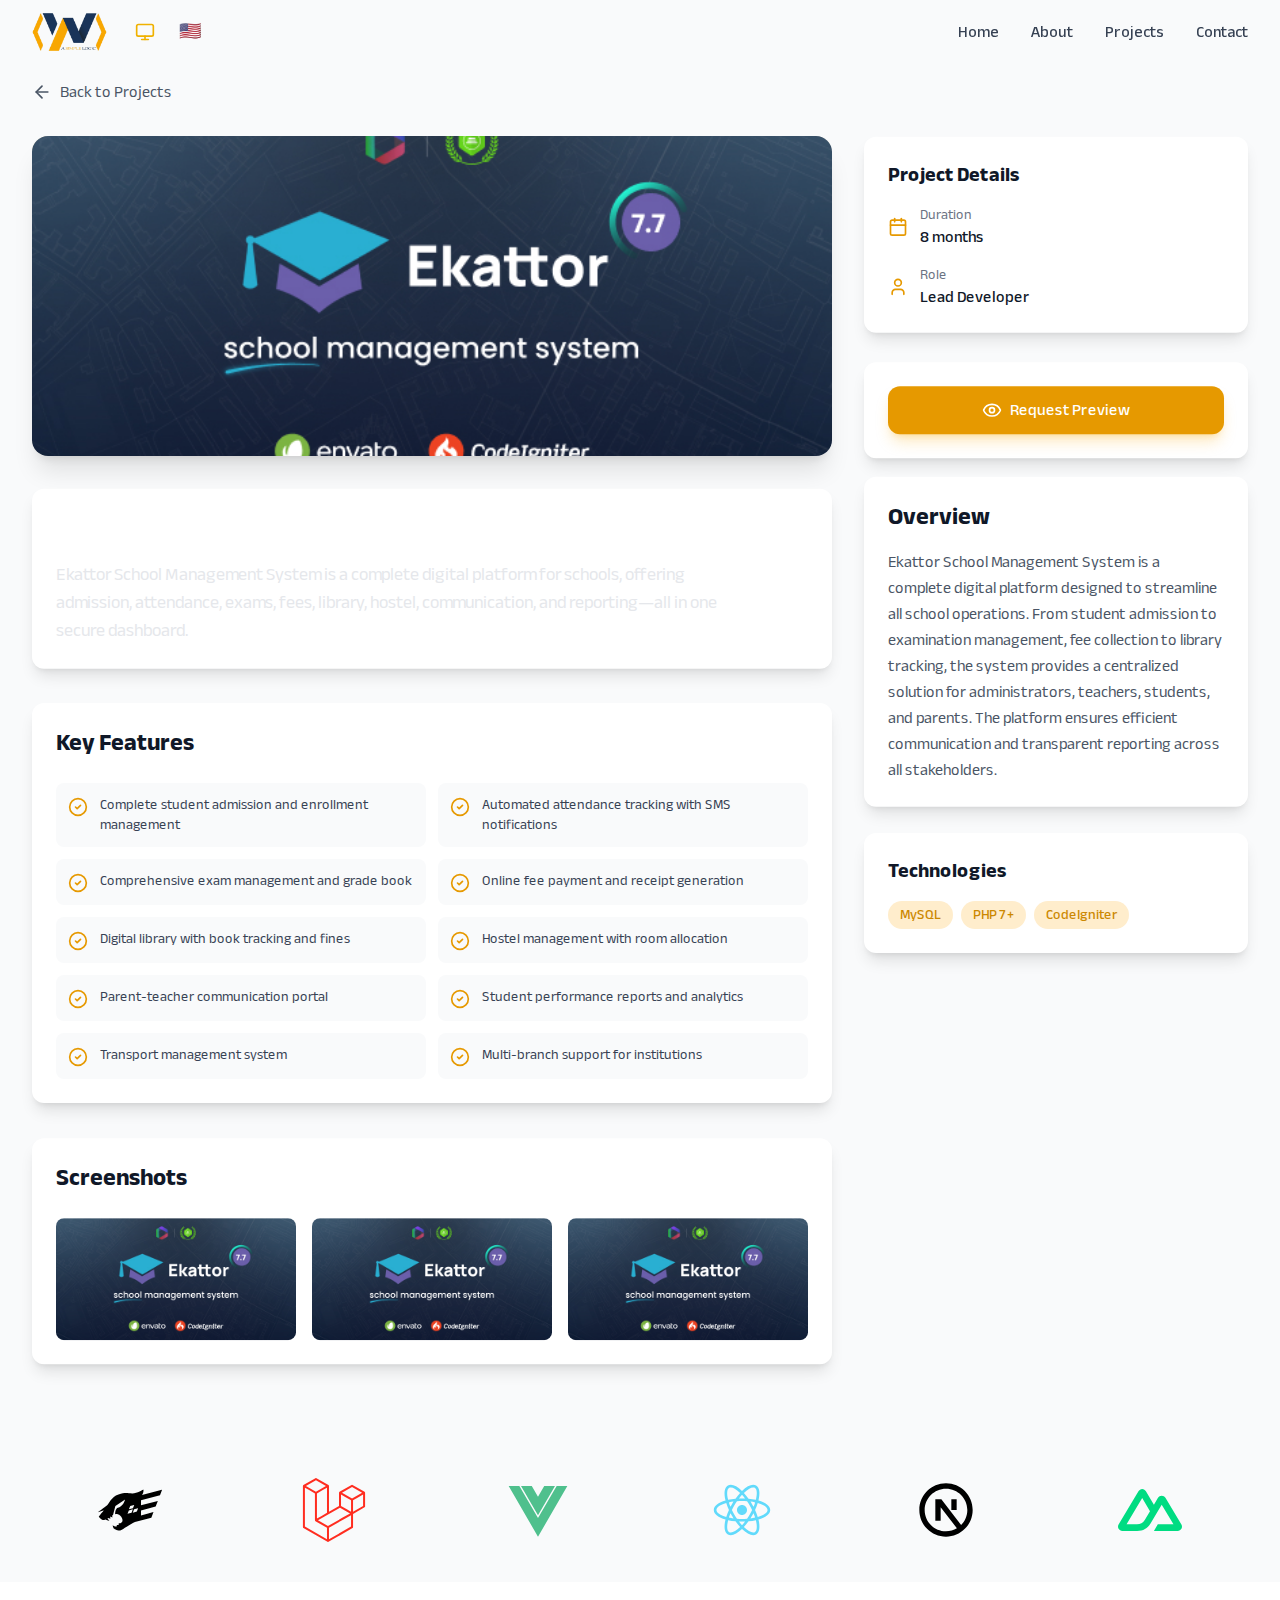
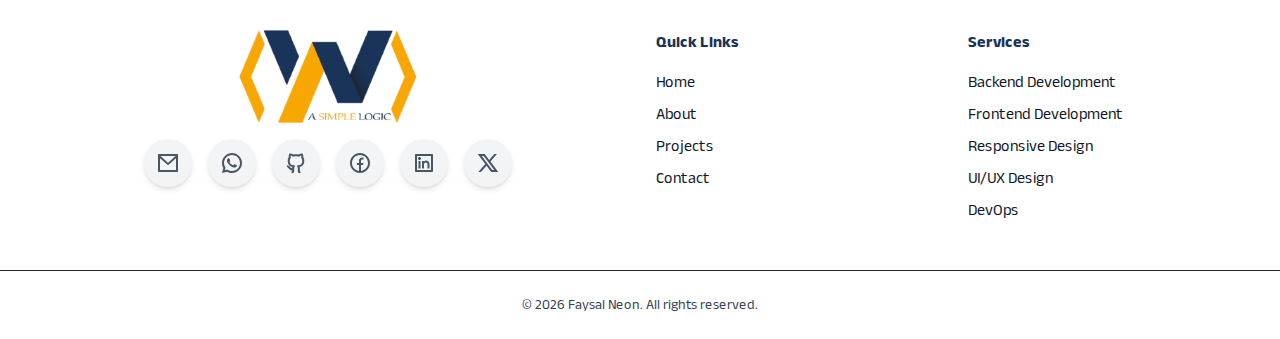
<file: projects/ekattor-school-management.html>
<!DOCTYPE html><!--wFyXTwfRQPbSjWjeHUXR2--><html lang="en" dir="ltr" class="scroll-smooth dark"><head><meta charSet="utf-8"/><meta name="viewport" content="width=device-width, initial-scale=1"/><link rel="preload" href="/_next/static/media/a3cbd21e22af91be-s.p.ef2f87bf.woff2" as="font" crossorigin="" type="font/woff2"/><link rel="preload" href="/_next/static/media/c3d513372510d053-s.p.ae8f2abf.woff2" as="font" crossorigin="" type="font/woff2"/><link rel="preload" as="image" href="/logo.png"/><link rel="preload" as="image" href="/images/projects/02/thumb.png"/><link rel="stylesheet" href="/_next/static/chunks/febab3fae21381e6.css" data-precedence="next"/><link rel="stylesheet" href="/_next/static/chunks/f6ba167a47fb2e71.css" data-precedence="next"/><link rel="preload" as="script" fetchPriority="low" href="/_next/static/chunks/7b5a801f3745a748.js"/><script src="/_next/static/chunks/aa0a7c5c022cbeb9.js" async=""></script><script src="/_next/static/chunks/f583cf64948894f2.js" async=""></script><script src="/_next/static/chunks/30ea11065999f7ac.js" async=""></script><script src="/_next/static/chunks/turbopack-c0285d30f055d2f4.js" async=""></script><script src="/_next/static/chunks/751b189d0554fd42.js" async=""></script><script src="/_next/static/chunks/c51fdce62e1116f5.js" async=""></script><script src="/_next/static/chunks/58485c008155fe2f.js" async=""></script><script src="/_next/static/chunks/2619259975a6cfce.js" async=""></script><script src="/_next/static/chunks/6947ad4f72c4eb7f.js" async=""></script><script src="/_next/static/chunks/ff1a16fafef87110.js" async=""></script><script src="/_next/static/chunks/7340adf74ff47ec0.js" async=""></script><script src="/_next/static/chunks/d98502cbd7c1e7db.js" async=""></script><script src="/_next/static/chunks/41bf652bc189d542.js" async=""></script><script src="/_next/static/chunks/218bb3c107ef74d4.js" async=""></script><meta name="next-size-adjust" content=""/><meta name="theme-color" content="#2563eb"/><title>Faysal Neon - Full Stack Developer</title><meta name="description" content="Portfolio of Faysal Neon - A passionate Full Stack Developer specializing in modern web technologies, React, Next.js, and scalable solutions."/><meta name="author" content="Faysal Neon"/><meta name="keywords" content="Faysal Neon,Full Stack Developer,React,Next.js,TypeScript,Web Developer,Flutter Developer,Laravel Developer"/><meta property="og:title" content="Faysal Neon - Full Stack Developer"/><meta property="og:description" content="Portfolio of Faysal Neon - A passionate Full Stack Developer"/><meta property="og:url" content="https://faysalneonbd.web.app/"/><meta property="og:locale" content="en_US"/><meta property="og:type" content="website"/><meta name="twitter:card" content="summary"/><meta name="twitter:title" content="Faysal Neon - Full Stack Developer"/><meta name="twitter:description" content="Portfolio of Faysal Neon - A passionate Full Stack Developer"/><link rel="icon" href="/favicon.ico?favicon.ec4ff948.ico" sizes="256x256" type="image/x-icon"/><script src="/_next/static/chunks/a6dad97d9634a72d.js" noModule=""></script></head><body class="anek_bangla_654c3994-module__OAQTda__variable antialiased bg-white dark:bg-gray-900 text-gray-900 dark:text-white"><div hidden=""><!--$--><!--/$--></div> <nav class="fixed w-full z-50 transition-all duration-300 bg-transparent"><div class="max-w-7xl mx-auto px-4 sm:px-6 lg:px-8"><div class="flex items-center justify-between h-16"><div class="flex items-center justify-start gap-5"><a class="flex items-center space-x-2" href="/"><img alt="Logo" loading="eager" width="75" height="40" decoding="async" data-nimg="1" class="rounded-lg" style="color:transparent" src="/logo.png"/></a><div class="flex items-center gap-2"><div class="relative"><button class="btn-icon" aria-label="Toggle theme"><div class="w-5 h-5"></div></button></div><div class="relative"><button class="btn-tools" tabindex="0"><span class="text-lg h-6 w-5 -mt-[0.20rem]">🇺🇸</span></button></div></div></div><div class="hidden md:flex items-center space-x-8"><a class="font-medium transition-colors duration-200 hover:text-primary-600 hover:scale-105 active:scale-95 text-gray-700 dark:text-gray-200" href="/">Home</a><a class="font-medium transition-colors duration-200 hover:text-primary-600 hover:scale-105 active:scale-95 text-gray-700 dark:text-gray-200" href="/about">About</a><a class="font-medium transition-colors duration-200 hover:text-primary-600 hover:scale-105 active:scale-95 text-gray-700 dark:text-gray-200" href="/projects">Projects</a><a class="font-medium transition-colors duration-200 hover:text-primary-600 hover:scale-105 active:scale-95 text-gray-700 dark:text-gray-200" href="/contact">Contact</a></div><div class="md:hidden flex items-center gap-2"><button class="btn-icon text-gray-700 dark:text-gray-200" aria-label="Open menu"><svg xmlns="http://www.w3.org/2000/svg" width="24" height="24" viewBox="0 0 24 24" fill="none" stroke="currentColor" stroke-width="2" stroke-linecap="round" stroke-linejoin="round" class="lucide lucide-menu" aria-hidden="true"><path d="M4 5h16"></path><path d="M4 12h16"></path><path d="M4 19h16"></path></svg></button></div></div></div></nav><main class="min-h-screen bg-gray-50 dark:bg-gray-900 py-12"><div class="max-w-7xl mx-auto px-4 sm:px-6 lg:px-8"><div style="opacity:0;transform:translateX(-20px)"><a class="inline-flex items-center text-gray-600 dark:text-gray-300 hover:text-primary-600 dark:hover:text-primary-400 transition-colors my-8" href="/projects"><svg xmlns="http://www.w3.org/2000/svg" width="20" height="20" viewBox="0 0 24 24" fill="none" stroke="currentColor" stroke-width="2" stroke-linecap="round" stroke-linejoin="round" class="lucide lucide-arrow-left mr-2" aria-hidden="true"><path d="m12 19-7-7 7-7"></path><path d="M19 12H5"></path></svg>Back to Projects</a></div><div class="grid grid-cols-1 lg:grid-cols-3 gap-8 mb-8"><div class="lg:col-span-2 space-y-8"><div class="bg-white dark:bg-gray-800 rounded-2xl shadow-xl overflow-hidden mb-8" style="opacity:0;transform:translateY(20px)"><div class="relative aspect-[2.5/1] bg-linear-to-br from-primary-100 dark:from-gray-700 to-secondary-100 dark:to-gray-700"><img alt="Ekattor School Management System" decoding="async" data-nimg="fill" class="object-cover" style="position:absolute;height:100%;width:100%;left:0;top:0;right:0;bottom:0;color:transparent" src="/images/projects/02/thumb.png"/></div></div><div class="bg-white dark:bg-gray-800 rounded-xl shadow-lg p-6" style="opacity:0;transform:translateY(20px)"><div class="bottom-0 left-0 right-0"><h1 class="text-3xl sm:text-4xl font-bold text-white mb-2">Ekattor School Management System</h1><p class="text-gray-200 text-lg max-w-2xl">Ekattor School Management System is a complete digital platform for schools, offering admission, attendance, exams, fees, library, hostel, communication, and reporting—all in one secure dashboard.</p></div></div><div class="bg-white dark:bg-gray-800 rounded-xl shadow-lg p-6" style="opacity:0;transform:translateY(20px)"><h2 class="text-2xl font-bold text-gray-900 dark:text-white mb-6">Key Features</h2><div class="grid grid-cols-1 md:grid-cols-2 gap-3"><div class="flex items-start space-x-3 p-3 bg-gray-50 dark:bg-gray-700/50 rounded-lg"><svg xmlns="http://www.w3.org/2000/svg" width="20" height="20" viewBox="0 0 24 24" fill="none" stroke="currentColor" stroke-width="2" stroke-linecap="round" stroke-linejoin="round" class="lucide lucide-circle-check text-primary-600 dark:text-primary-400 shrink-0 mt-0.5" aria-hidden="true"><circle cx="12" cy="12" r="10"></circle><path d="m9 12 2 2 4-4"></path></svg><span class="text-gray-700 dark:text-gray-300 text-sm">Complete student admission and enrollment management</span></div><div class="flex items-start space-x-3 p-3 bg-gray-50 dark:bg-gray-700/50 rounded-lg"><svg xmlns="http://www.w3.org/2000/svg" width="20" height="20" viewBox="0 0 24 24" fill="none" stroke="currentColor" stroke-width="2" stroke-linecap="round" stroke-linejoin="round" class="lucide lucide-circle-check text-primary-600 dark:text-primary-400 shrink-0 mt-0.5" aria-hidden="true"><circle cx="12" cy="12" r="10"></circle><path d="m9 12 2 2 4-4"></path></svg><span class="text-gray-700 dark:text-gray-300 text-sm">Automated attendance tracking with SMS notifications</span></div><div class="flex items-start space-x-3 p-3 bg-gray-50 dark:bg-gray-700/50 rounded-lg"><svg xmlns="http://www.w3.org/2000/svg" width="20" height="20" viewBox="0 0 24 24" fill="none" stroke="currentColor" stroke-width="2" stroke-linecap="round" stroke-linejoin="round" class="lucide lucide-circle-check text-primary-600 dark:text-primary-400 shrink-0 mt-0.5" aria-hidden="true"><circle cx="12" cy="12" r="10"></circle><path d="m9 12 2 2 4-4"></path></svg><span class="text-gray-700 dark:text-gray-300 text-sm">Comprehensive exam management and grade book</span></div><div class="flex items-start space-x-3 p-3 bg-gray-50 dark:bg-gray-700/50 rounded-lg"><svg xmlns="http://www.w3.org/2000/svg" width="20" height="20" viewBox="0 0 24 24" fill="none" stroke="currentColor" stroke-width="2" stroke-linecap="round" stroke-linejoin="round" class="lucide lucide-circle-check text-primary-600 dark:text-primary-400 shrink-0 mt-0.5" aria-hidden="true"><circle cx="12" cy="12" r="10"></circle><path d="m9 12 2 2 4-4"></path></svg><span class="text-gray-700 dark:text-gray-300 text-sm">Online fee payment and receipt generation</span></div><div class="flex items-start space-x-3 p-3 bg-gray-50 dark:bg-gray-700/50 rounded-lg"><svg xmlns="http://www.w3.org/2000/svg" width="20" height="20" viewBox="0 0 24 24" fill="none" stroke="currentColor" stroke-width="2" stroke-linecap="round" stroke-linejoin="round" class="lucide lucide-circle-check text-primary-600 dark:text-primary-400 shrink-0 mt-0.5" aria-hidden="true"><circle cx="12" cy="12" r="10"></circle><path d="m9 12 2 2 4-4"></path></svg><span class="text-gray-700 dark:text-gray-300 text-sm">Digital library with book tracking and fines</span></div><div class="flex items-start space-x-3 p-3 bg-gray-50 dark:bg-gray-700/50 rounded-lg"><svg xmlns="http://www.w3.org/2000/svg" width="20" height="20" viewBox="0 0 24 24" fill="none" stroke="currentColor" stroke-width="2" stroke-linecap="round" stroke-linejoin="round" class="lucide lucide-circle-check text-primary-600 dark:text-primary-400 shrink-0 mt-0.5" aria-hidden="true"><circle cx="12" cy="12" r="10"></circle><path d="m9 12 2 2 4-4"></path></svg><span class="text-gray-700 dark:text-gray-300 text-sm">Hostel management with room allocation</span></div><div class="flex items-start space-x-3 p-3 bg-gray-50 dark:bg-gray-700/50 rounded-lg"><svg xmlns="http://www.w3.org/2000/svg" width="20" height="20" viewBox="0 0 24 24" fill="none" stroke="currentColor" stroke-width="2" stroke-linecap="round" stroke-linejoin="round" class="lucide lucide-circle-check text-primary-600 dark:text-primary-400 shrink-0 mt-0.5" aria-hidden="true"><circle cx="12" cy="12" r="10"></circle><path d="m9 12 2 2 4-4"></path></svg><span class="text-gray-700 dark:text-gray-300 text-sm">Parent-teacher communication portal</span></div><div class="flex items-start space-x-3 p-3 bg-gray-50 dark:bg-gray-700/50 rounded-lg"><svg xmlns="http://www.w3.org/2000/svg" width="20" height="20" viewBox="0 0 24 24" fill="none" stroke="currentColor" stroke-width="2" stroke-linecap="round" stroke-linejoin="round" class="lucide lucide-circle-check text-primary-600 dark:text-primary-400 shrink-0 mt-0.5" aria-hidden="true"><circle cx="12" cy="12" r="10"></circle><path d="m9 12 2 2 4-4"></path></svg><span class="text-gray-700 dark:text-gray-300 text-sm">Student performance reports and analytics</span></div><div class="flex items-start space-x-3 p-3 bg-gray-50 dark:bg-gray-700/50 rounded-lg"><svg xmlns="http://www.w3.org/2000/svg" width="20" height="20" viewBox="0 0 24 24" fill="none" stroke="currentColor" stroke-width="2" stroke-linecap="round" stroke-linejoin="round" class="lucide lucide-circle-check text-primary-600 dark:text-primary-400 shrink-0 mt-0.5" aria-hidden="true"><circle cx="12" cy="12" r="10"></circle><path d="m9 12 2 2 4-4"></path></svg><span class="text-gray-700 dark:text-gray-300 text-sm">Transport management system</span></div><div class="flex items-start space-x-3 p-3 bg-gray-50 dark:bg-gray-700/50 rounded-lg"><svg xmlns="http://www.w3.org/2000/svg" width="20" height="20" viewBox="0 0 24 24" fill="none" stroke="currentColor" stroke-width="2" stroke-linecap="round" stroke-linejoin="round" class="lucide lucide-circle-check text-primary-600 dark:text-primary-400 shrink-0 mt-0.5" aria-hidden="true"><circle cx="12" cy="12" r="10"></circle><path d="m9 12 2 2 4-4"></path></svg><span class="text-gray-700 dark:text-gray-300 text-sm">Multi-branch support for institutions</span></div></div></div><div class="bg-white dark:bg-gray-800 rounded-xl shadow-lg p-6" style="opacity:0;transform:translateY(20px)"><h2 class="text-2xl font-bold text-gray-900 dark:text-white mb-6">Screenshots</h2><div class="grid grid-cols-1 md:grid-cols-2 lg:grid-cols-3 gap-4"><div class="relative aspect-[1.967] bg-gray-100 dark:bg-gray-700 rounded-lg overflow-hidden group"><img alt="Ekattor School Management System preview 1" loading="lazy" decoding="async" data-nimg="fill" class="object-cover transition-transform duration-300 group-hover:scale-105" style="position:absolute;height:100%;width:100%;left:0;top:0;right:0;bottom:0;color:transparent" src="/images/projects/02/previews/01.png"/></div><div class="relative aspect-[1.967] bg-gray-100 dark:bg-gray-700 rounded-lg overflow-hidden group"><img alt="Ekattor School Management System preview 2" loading="lazy" decoding="async" data-nimg="fill" class="object-cover transition-transform duration-300 group-hover:scale-105" style="position:absolute;height:100%;width:100%;left:0;top:0;right:0;bottom:0;color:transparent" src="/images/projects/02/previews/02.png"/></div><div class="relative aspect-[1.967] bg-gray-100 dark:bg-gray-700 rounded-lg overflow-hidden group"><img alt="Ekattor School Management System preview 3" loading="lazy" decoding="async" data-nimg="fill" class="object-cover transition-transform duration-300 group-hover:scale-105" style="position:absolute;height:100%;width:100%;left:0;top:0;right:0;bottom:0;color:transparent" src="/images/projects/02/previews/03.png"/></div></div></div></div><div class="space-y-6"><div class="bg-white dark:bg-gray-800 rounded-xl shadow-lg p-6" style="opacity:0;transform:translateY(20px)"><h3 class="text-xl font-bold text-gray-900 dark:text-white mb-4">Project Details</h3><div class="space-y-4"><div class="flex items-center space-x-3"><svg xmlns="http://www.w3.org/2000/svg" width="20" height="20" viewBox="0 0 24 24" fill="none" stroke="currentColor" stroke-width="2" stroke-linecap="round" stroke-linejoin="round" class="lucide lucide-calendar text-primary-600 dark:text-primary-400" aria-hidden="true"><path d="M8 2v4"></path><path d="M16 2v4"></path><rect width="18" height="18" x="3" y="4" rx="2"></rect><path d="M3 10h18"></path></svg><div><p class="text-sm text-gray-500 dark:text-gray-400">Duration</p><p class="text-gray-900 dark:text-white font-medium">8 months</p></div></div><div class="flex items-center space-x-3"><svg xmlns="http://www.w3.org/2000/svg" width="20" height="20" viewBox="0 0 24 24" fill="none" stroke="currentColor" stroke-width="2" stroke-linecap="round" stroke-linejoin="round" class="lucide lucide-user text-primary-600 dark:text-primary-400" aria-hidden="true"><path d="M19 21v-2a4 4 0 0 0-4-4H9a4 4 0 0 0-4 4v2"></path><circle cx="12" cy="7" r="4"></circle></svg><div><p class="text-sm text-gray-500 dark:text-gray-400">Role</p><p class="text-gray-900 dark:text-white font-medium">Lead Developer</p></div></div></div></div><div class="bg-white dark:bg-gray-800 rounded-xl shadow-lg p-6 space-y-3" style="opacity:0;transform:translateY(20px)"><button class="flex items-center justify-center w-full px-4 py-3 bg-primary-600 text-white rounded-xl hover:bg-primary-700 transition-colors font-medium shadow-lg shadow-primary-500/25" tabindex="0"><svg xmlns="http://www.w3.org/2000/svg" width="20" height="20" viewBox="0 0 24 24" fill="none" stroke="currentColor" stroke-width="2" stroke-linecap="round" stroke-linejoin="round" class="lucide lucide-eye mr-2" aria-hidden="true"><path d="M2.062 12.348a1 1 0 0 1 0-.696 10.75 10.75 0 0 1 19.876 0 1 1 0 0 1 0 .696 10.75 10.75 0 0 1-19.876 0"></path><circle cx="12" cy="12" r="3"></circle></svg>Request Preview</button></div><div class="bg-white dark:bg-gray-800 rounded-xl shadow-lg p-6" style="opacity:0;transform:translateY(20px)"><h2 class="text-2xl font-bold text-gray-900 dark:text-white mb-4">Overview</h2><p class="text-gray-600 dark:text-gray-300 leading-relaxed">Ekattor School Management System is a complete digital platform designed to streamline all school operations. From student admission to examination management, fee collection to library tracking, the system provides a centralized solution for administrators, teachers, students, and parents. The platform ensures efficient communication and transparent reporting across all stakeholders.</p></div><div class="bg-white dark:bg-gray-800 rounded-xl shadow-lg p-6" style="opacity:0;transform:translateY(20px)"><h3 class="text-xl font-bold text-gray-900 dark:text-white mb-4">Technologies</h3><div class="flex flex-wrap gap-2"><span class="px-3 py-1 bg-primary-100 dark:bg-primary-900/30 text-primary-700 dark:text-primary-300 text-sm rounded-full font-medium">MySQL</span><span class="px-3 py-1 bg-primary-100 dark:bg-primary-900/30 text-primary-700 dark:text-primary-300 text-sm rounded-full font-medium">PHP 7+</span><span class="px-3 py-1 bg-primary-100 dark:bg-primary-900/30 text-primary-700 dark:text-primary-300 text-sm rounded-full font-medium">CodeIgniter</span></div></div></div></div></div></main><!--$--><!--/$--><section class="py-10 bg-gray-50 dark:bg-gray-800 overflow-hidden"><div class="max-w-7xl mx-auto px-4 sm:px-6 lg:px-8"><div class="swiper overflow-visible!"><div class="swiper-wrapper"><div class="swiper-slide flex! justify-center!"><div class="flex items-center justify-center cursor-pointer hover:scale-110 transition-transform duration-300"><span style="color:#353535"><svg stroke="currentColor" fill="currentColor" stroke-width="0" role="img" viewBox="0 0 24 24" height="64" width="64" xmlns="http://www.w3.org/2000/svg"><path d="M24 18.588a1.529 1.529 0 01-1.895-.72l-3.45-4.771-.5-.667-4.003 5.444a1.466 1.466 0 01-1.802.708l5.158-6.92-4.798-6.251a1.595 1.595 0 011.9.666l3.576 4.83 3.596-4.81a1.435 1.435 0 011.788-.668L21.708 7.9l-2.522 3.283a.666.666 0 000 .994l4.804 6.412zM.002 11.576l.42-2.075c1.154-4.103 5.858-5.81 9.094-3.27 1.895 1.489 2.368 3.597 2.275 5.973H1.116C.943 16.447 4.005 19.009 7.92 17.7a4.078 4.078 0 002.582-2.876c.207-.666.548-.78 1.174-.588a5.417 5.417 0 01-2.589 3.957 6.272 6.272 0 01-7.306-.933 6.575 6.575 0 01-1.64-3.858c0-.235-.08-.455-.134-.666A88.33 88.33 0 010 11.577zm1.127-.286h9.654c-.06-3.076-2.001-5.258-4.59-5.278-2.882-.04-4.944 2.094-5.071 5.264z"></path></svg></span></div></div><div class="swiper-slide flex! justify-center!"><div class="flex items-center justify-center cursor-pointer hover:scale-110 transition-transform duration-300"><span style="color:#000000"><svg stroke="currentColor" fill="currentColor" stroke-width="0" role="img" viewBox="0 0 24 24" height="64" width="64" xmlns="http://www.w3.org/2000/svg"><path d="M23.245 6.49L24 4.533l-.031-.121-7.473 1.967c.797-1.153.523-2.078.523-2.078s-2.387 1.524-4.193 1.485c-1.804-.04-2.387-.52-5.155.362-2.768.882-3.551 3.59-4.351 4.173-.804.583-3.32 2.477-3.32 2.477l.006.034 2.27-.724s-.622.585-1.945 2.37l-.062-.057.002.011s1.064 1.626 2.107 1.324a2.14 2.14 0 0 0 .353-.147c.419.234.967.463 1.572.525 0 0-.41-.475-.752-1.017l.238-.154.865.318-.096-.812c.003-.003.006-.003.008-.006l.849.311-.105-.738a5.65 5.65 0 0 1 .322-.158l.885-3.345 3.662-2.497-.291.733c-.741 1.826-2.135 2.256-2.135 2.256l-.582.22c-.433.512-.614.637-.764 2.353.348-.088.682-.107.984-.028 1.564.421 2.107 2.307 1.685 2.827-.104.13-.356.354-.673.617H7.77l-.008.514-.065.051h-.645l-.009.504-.17.127c-.607.011-1.373-.518-1.373-.518 0 .481.401 1.225.401 1.225l.07-.034-.061.045s1.625 1.083 2.646.681c.91-.356 3.263-2.213 5.296-3.093l6.15-1.62.811-2.1-4.688 1.235v-1.889l5.5-1.448.811-2.1-6.31 1.662V8.367zm-11.163 4l1.459-.384.02.074-.455 1.179-1.513.398zm.503 2.526l-1.512.398.489-1.266 1.459-.385.02.074zm1.971-.424l-1.513.398.49-1.266 1.459-.385.02.073Z"></path></svg></span></div></div><div class="swiper-slide flex! justify-center!"><div class="flex items-center justify-center cursor-pointer hover:scale-110 transition-transform duration-300"><span style="color:#FF2D20"><svg stroke="currentColor" fill="currentColor" stroke-width="0" role="img" viewBox="0 0 24 24" height="64" width="64" xmlns="http://www.w3.org/2000/svg"><path d="M23.642 5.43a.364.364 0 01.014.1v5.149c0 .135-.073.26-.189.326l-4.323 2.49v4.934a.378.378 0 01-.188.326L9.93 23.949a.316.316 0 01-.066.027c-.008.002-.016.008-.024.01a.348.348 0 01-.192 0c-.011-.002-.02-.008-.03-.012-.02-.008-.042-.014-.062-.025L.533 18.755a.376.376 0 01-.189-.326V2.974c0-.033.005-.066.014-.098.003-.012.01-.02.014-.032a.369.369 0 01.023-.058c.004-.013.015-.022.023-.033l.033-.045c.012-.01.025-.018.037-.027.014-.012.027-.024.041-.034H.53L5.043.05a.375.375 0 01.375 0L9.93 2.647h.002c.015.01.027.021.04.033l.038.027c.013.014.02.03.033.045.008.011.02.021.025.033.01.02.017.038.024.058.003.011.01.021.013.032.01.031.014.064.014.098v9.652l3.76-2.164V5.527c0-.033.004-.066.013-.098.003-.01.01-.02.013-.032a.487.487 0 01.024-.059c.007-.012.018-.02.025-.033.012-.015.021-.03.033-.043.012-.012.025-.02.037-.028.014-.01.026-.023.041-.032h.001l4.513-2.598a.375.375 0 01.375 0l4.513 2.598c.016.01.027.021.042.031.012.01.025.018.036.028.013.014.022.03.034.044.008.012.019.021.024.033.011.02.018.04.024.06.006.01.012.021.015.032zm-.74 5.032V6.179l-1.578.908-2.182 1.256v4.283zm-4.51 7.75v-4.287l-2.147 1.225-6.126 3.498v4.325zM1.093 3.624v14.588l8.273 4.761v-4.325l-4.322-2.445-.002-.003H5.04c-.014-.01-.025-.021-.04-.031-.011-.01-.024-.018-.035-.027l-.001-.002c-.013-.012-.021-.025-.031-.04-.01-.011-.021-.022-.028-.036h-.002c-.008-.014-.013-.031-.02-.047-.006-.016-.014-.027-.018-.043a.49.49 0 01-.008-.057c-.002-.014-.006-.027-.006-.041V5.789l-2.18-1.257zM5.23.81L1.47 2.974l3.76 2.164 3.758-2.164zm1.956 13.505l2.182-1.256V3.624l-1.58.91-2.182 1.255v9.435zm11.581-10.95l-3.76 2.163 3.76 2.163 3.759-2.164zm-.376 4.978L16.21 7.087 14.63 6.18v4.283l2.182 1.256 1.58.908zm-8.65 9.654l5.514-3.148 2.756-1.572-3.757-2.163-4.323 2.489-3.941 2.27z"></path></svg></span></div></div><div class="swiper-slide flex! justify-center!"><div class="flex items-center justify-center cursor-pointer hover:scale-110 transition-transform duration-300"><span style="color:#4FC08D"><svg stroke="currentColor" fill="currentColor" stroke-width="0" viewBox="0 0 24 24" height="64" width="64" xmlns="http://www.w3.org/2000/svg"><path d="M1.00098 3H5.00098L12.001 15L19.001 3H23.001L12.001 22L1.00098 3ZM9.66764 3L12.001 7L14.3343 3H18.3694L12.001 14L5.63256 3H9.66764Z"></path></svg></span></div></div><div class="swiper-slide flex! justify-center!"><div class="flex items-center justify-center cursor-pointer hover:scale-110 transition-transform duration-300"><span style="color:#61DAFB"><svg stroke="currentColor" fill="currentColor" stroke-width="0" viewBox="0 0 24 24" height="64" width="64" xmlns="http://www.w3.org/2000/svg"><path d="M14.448 16.2394C13.8809 17.0412 13.2933 17.7714 12.7015 18.4146C14.3738 20.0375 15.9291 20.7975 16.792 20.2993C17.6549 19.8011 17.7744 18.0742 17.2051 15.8145C16.3521 16.0054 15.426 16.1492 14.448 16.2394ZM13.138 16.3265C12.7641 16.342 12.3845 16.3499 12.0003 16.3499C11.6161 16.3499 11.2365 16.342 10.8627 16.3265C11.2394 16.8188 11.6208 17.2749 12.0003 17.6905C12.3798 17.2749 12.7612 16.8188 13.138 16.3265ZM18.1787 8.43278C20.8434 9.19718 22.5837 10.4672 22.5837 11.9999C22.5837 13.5325 20.8434 14.8026 18.1787 15.567C18.8491 18.2569 18.6193 20.399 17.292 21.1653C15.9647 21.9316 13.9947 21.0595 12.0003 19.134C10.006 21.0595 8.03596 21.9316 6.70866 21.1653C5.38136 20.399 5.15158 18.2569 5.82195 15.567C3.15724 14.8026 1.41699 13.5325 1.41699 11.9999C1.41699 10.4672 3.15724 9.19718 5.82195 8.43278C5.15158 5.74288 5.38136 3.60075 6.70866 2.83443C8.03596 2.06811 10.006 2.94019 12.0003 4.86569C13.9947 2.94019 15.9647 2.06811 17.292 2.83443C18.6193 3.60075 18.8491 5.74288 18.1787 8.43278ZM17.2051 8.18527C17.7744 5.92558 17.6549 4.19865 16.792 3.70046C15.9291 3.20226 14.3738 3.96221 12.7015 5.58509C13.2933 6.2283 13.8809 6.95849 14.448 7.76031C15.426 7.85054 16.3521 7.99432 17.2051 8.18527ZM6.79554 15.8145C6.22624 18.0742 6.34577 19.8011 7.20866 20.2993C8.07155 20.7975 9.62688 20.0375 11.2992 18.4146C10.7073 17.7714 10.1197 17.0412 9.55262 16.2394C8.57467 16.1492 7.6485 16.0054 6.79554 15.8145ZM10.8627 7.67324C11.2365 7.65776 11.6161 7.64987 12.0003 7.64987C12.3845 7.64987 12.7641 7.65776 13.138 7.67324C12.7612 7.18096 12.3798 6.7248 12.0003 6.30922C11.6208 6.7248 11.2394 7.18096 10.8627 7.67324ZM9.55262 7.76031C10.1197 6.95849 10.7073 6.2283 11.2992 5.58509C9.62688 3.96221 8.07155 3.20226 7.20866 3.70046C6.34577 4.19865 6.22624 5.92558 6.79554 8.18527C7.6485 7.99432 8.57467 7.85054 9.55262 7.76031ZM13.8939 15.2797C14.2395 14.7728 14.5772 14.2366 14.9015 13.6749C15.2258 13.1131 15.5213 12.5526 15.7875 11.9999C15.5213 11.4471 15.2258 10.8866 14.9015 10.3249C14.5772 9.76311 14.2395 9.22694 13.8939 8.72005C13.2821 8.6742 12.649 8.64987 12.0003 8.64987C11.3517 8.64987 10.7185 8.6742 10.1067 8.72005C9.76112 9.22694 9.42347 9.76311 9.09914 10.3249C8.77481 10.8866 8.4793 11.4471 8.21312 11.9999C8.4793 12.5526 8.77481 13.1131 9.09914 13.6749C9.42347 14.2366 9.76112 14.7728 10.1067 15.2797C10.7185 15.3255 11.3517 15.3499 12.0003 15.3499C12.649 15.3499 13.2821 15.3255 13.8939 15.2797ZM15.1785 15.1484C15.7932 15.0683 16.3789 14.9661 16.9286 14.8452C16.7584 14.3087 16.5541 13.7504 16.3161 13.178C16.1426 13.5095 15.9596 13.8421 15.7675 14.1749C15.5754 14.5076 15.3788 14.8324 15.1785 15.1484ZM8.82218 8.85133C8.20747 8.93147 7.62174 9.03367 7.07208 9.15454C7.24223 9.691 7.44659 10.2494 7.68454 10.8218C7.85806 10.4903 8.04101 10.1576 8.23311 9.82487C8.42522 9.49212 8.62185 9.16736 8.82218 8.85133ZM7.07208 14.8452C7.62174 14.9661 8.20747 15.0683 8.82218 15.1484C8.62185 14.8324 8.42522 14.5076 8.23311 14.1749C8.04101 13.8421 7.85806 13.5095 7.68454 13.178C7.44659 13.7504 7.24223 14.3087 7.07208 14.8452ZM6.09439 14.6C6.35551 13.7659 6.69407 12.8919 7.10491 11.9999C6.69407 11.1078 6.35551 10.2339 6.09439 9.39969C3.85279 10.0365 2.41699 11.0035 2.41699 11.9999C2.41699 12.9962 3.85279 13.9632 6.09439 14.6ZM16.9286 9.15454C16.3789 9.03367 15.7932 8.93147 15.1785 8.85133C15.3788 9.16736 15.5754 9.49212 15.7675 9.82487C15.9596 10.1576 16.1426 10.4903 16.3161 10.8218C16.5541 10.2494 16.7584 9.691 16.9286 9.15454ZM17.9063 9.39969C17.6451 10.2339 17.3066 11.1078 16.8957 11.9999C17.3066 12.8919 17.6451 13.7659 17.9063 14.6C20.1479 13.9632 21.5837 12.9962 21.5837 11.9999C21.5837 11.0035 20.1479 10.0365 17.9063 9.39969ZM12.0003 13.879C10.9625 13.879 10.1212 13.0377 10.1212 11.9999C10.1212 10.962 10.9625 10.1207 12.0003 10.1207C13.0382 10.1207 13.8795 10.962 13.8795 11.9999C13.8795 13.0377 13.0382 13.879 12.0003 13.879Z"></path></svg></span></div></div><div class="swiper-slide flex! justify-center!"><div class="flex items-center justify-center cursor-pointer hover:scale-110 transition-transform duration-300"><span style="color:#000000"><svg stroke="currentColor" fill="currentColor" stroke-width="0" viewBox="0 0 24 24" height="64" width="64" xmlns="http://www.w3.org/2000/svg"><path d="M17.6644 17.6493L10.2602 8H8V16H10V10.9462L16.0869 18.8788C14.8907 19.5909 13.4931 20 12 20C7.58172 20 4 16.4183 4 12C4 7.58172 7.58172 4 12 4C16.4183 4 20 7.58172 20 12C20 14.2053 19.1077 16.2022 17.6644 17.6493ZM12 22C17.5228 22 22 17.5228 22 12C22 6.47715 17.5228 2 12 2C6.47715 2 2 6.47715 2 12C2 17.5228 6.47715 22 12 22ZM14 12V8H16V12H14Z"></path></svg></span></div></div><div class="swiper-slide flex! justify-center!"><div class="flex items-center justify-center cursor-pointer hover:scale-110 transition-transform duration-300"><span style="color:#00DC82"><svg stroke="currentColor" fill="currentColor" stroke-width="0" role="img" viewBox="0 0 24 24" height="64" width="64" xmlns="http://www.w3.org/2000/svg"><path d="M13.4642 19.8295h8.9218c.2834 0 .5618-.0723.8072-.2098a1.5899 1.5899 0 0 0 .5908-.5732 1.5293 1.5293 0 0 0 .216-.783 1.529 1.529 0 0 0-.2167-.7828L17.7916 7.4142a1.5904 1.5904 0 0 0-.5907-.573 1.6524 1.6524 0 0 0-.807-.2099c-.2833 0-.5616.0724-.807.2098a1.5904 1.5904 0 0 0-.5907.5731L13.4642 9.99l-2.9954-5.0366a1.5913 1.5913 0 0 0-.591-.573 1.6533 1.6533 0 0 0-.8071-.2098c-.2834 0-.5617.0723-.8072.2097a1.5913 1.5913 0 0 0-.591.573L.2168 17.4808A1.5292 1.5292 0 0 0 0 18.2635c-.0001.2749.0744.545.216.783a1.59 1.59 0 0 0 .5908.5732c.2454.1375.5238.2098.8072.2098h5.6003c2.219 0 3.8554-.9454 4.9813-2.7899l2.7337-4.5922L16.3935 9.99l4.3944 7.382h-5.8586ZM7.123 17.3694l-3.9083-.0009 5.8586-9.8421 2.9232 4.921-1.9572 3.2892c-.7478 1.1967-1.5972 1.6328-2.9163 1.6328z"></path></svg></span></div></div><div class="swiper-slide flex! justify-center!"><div class="flex items-center justify-center cursor-pointer hover:scale-110 transition-transform duration-300"><span style="color:#4479A1"><svg stroke="currentColor" fill="currentColor" stroke-width="0" viewBox="0 0 24 24" height="64" width="64" xmlns="http://www.w3.org/2000/svg"><path d="M5 12.5C5 12.8134 5.46101 13.3584 6.53047 13.8931C7.91405 14.5849 9.87677 15 12 15C14.1232 15 16.0859 14.5849 17.4695 13.8931C18.539 13.3584 19 12.8134 19 12.5V10.3287C17.35 11.3482 14.8273 12 12 12C9.17273 12 6.64996 11.3482 5 10.3287V12.5ZM19 15.3287C17.35 16.3482 14.8273 17 12 17C9.17273 17 6.64996 16.3482 5 15.3287V17.5C5 17.8134 5.46101 18.3584 6.53047 18.8931C7.91405 19.5849 9.87677 20 12 20C14.1232 20 16.0859 19.5849 17.4695 18.8931C18.539 18.3584 19 17.8134 19 17.5V15.3287ZM3 17.5V7.5C3 5.01472 7.02944 3 12 3C16.9706 3 21 5.01472 21 7.5V17.5C21 19.9853 16.9706 22 12 22C7.02944 22 3 19.9853 3 17.5ZM12 10C14.1232 10 16.0859 9.58492 17.4695 8.89313C18.539 8.3584 19 7.81342 19 7.5C19 7.18658 18.539 6.6416 17.4695 6.10687C16.0859 5.41508 14.1232 5 12 5C9.87677 5 7.91405 5.41508 6.53047 6.10687C5.46101 6.6416 5 7.18658 5 7.5C5 7.81342 5.46101 8.3584 6.53047 8.89313C7.91405 9.58492 9.87677 10 12 10Z"></path></svg></span></div></div><div class="swiper-slide flex! justify-center!"><div class="flex items-center justify-center cursor-pointer hover:scale-110 transition-transform duration-300"><span style="color:#003B57"><svg stroke="currentColor" fill="currentColor" stroke-width="0" role="img" viewBox="0 0 24 24" height="64" width="64" xmlns="http://www.w3.org/2000/svg"><path d="M21.678.521c-1.032-.92-2.28-.55-3.513.544a8.71 8.71 0 0 0-.547.535c-2.109 2.237-4.066 6.38-4.674 9.544.237.48.422 1.093.544 1.561a13.044 13.044 0 0 1 .164.703s-.019-.071-.096-.296l-.05-.146a1.689 1.689 0 0 0-.033-.08c-.138-.32-.518-.995-.686-1.289-.143.423-.27.818-.376 1.176.484.884.778 2.4.778 2.4s-.025-.099-.147-.442c-.107-.303-.644-1.244-.772-1.464-.217.804-.304 1.346-.226 1.478.152.256.296.698.422 1.186.286 1.1.485 2.44.485 2.44l.017.224a22.41 22.41 0 0 0 .056 2.748c.095 1.146.273 2.13.5 2.657l.155-.084c-.334-1.038-.47-2.399-.41-3.967.09-2.398.642-5.29 1.661-8.304 1.723-4.55 4.113-8.201 6.3-9.945-1.993 1.8-4.692 7.63-5.5 9.788-.904 2.416-1.545 4.684-1.931 6.857.666-2.037 2.821-2.912 2.821-2.912s1.057-1.304 2.292-3.166c-.74.169-1.955.458-2.362.629-.6.251-.762.337-.762.337s1.945-1.184 3.613-1.72C21.695 7.9 24.195 2.767 21.678.521m-18.573.543A1.842 1.842 0 0 0 1.27 2.9v16.608a1.84 1.84 0 0 0 1.835 1.834h9.418a22.953 22.953 0 0 1-.052-2.707c-.006-.062-.011-.141-.016-.2a27.01 27.01 0 0 0-.473-2.378c-.121-.47-.275-.898-.369-1.057-.116-.197-.098-.31-.097-.432 0-.12.015-.245.037-.386a9.98 9.98 0 0 1 .234-1.045l.217-.028c-.017-.035-.014-.065-.031-.097l-.041-.381a32.8 32.8 0 0 1 .382-1.194l.2-.019c-.008-.016-.01-.038-.018-.053l-.043-.316c.63-3.28 2.587-7.443 4.8-9.791.066-.069.133-.128.198-.194Z"></path></svg></span></div></div><div class="swiper-slide flex! justify-center!"><div class="flex items-center justify-center cursor-pointer hover:scale-110 transition-transform duration-300"><span style="color:#4169E1"><svg stroke="currentColor" fill="currentColor" stroke-width="0" role="img" viewBox="0 0 24 24" height="64" width="64" xmlns="http://www.w3.org/2000/svg"><path d="M23.5594 14.7228a.5269.5269 0 0 0-.0563-.1191c-.139-.2632-.4768-.3418-1.0074-.2321-1.6533.3411-2.2935.1312-2.5256-.0191 1.342-2.0482 2.445-4.522 3.0411-6.8297.2714-1.0507.7982-3.5237.1222-4.7316a1.5641 1.5641 0 0 0-.1509-.235C21.6931.9086 19.8007.0248 17.5099.0005c-1.4947-.0158-2.7705.3461-3.1161.4794a9.449 9.449 0 0 0-.5159-.0816 8.044 8.044 0 0 0-1.3114-.1278c-1.1822-.0184-2.2038.2642-3.0498.8406-.8573-.3211-4.7888-1.645-7.2219.0788C.9359 2.1526.3086 3.8733.4302 6.3043c.0409.818.5069 3.334 1.2423 5.7436.4598 1.5065.9387 2.7019 1.4334 3.582.553.9942 1.1259 1.5933 1.7143 1.7895.4474.1491 1.1327.1441 1.8581-.7279.8012-.9635 1.5903-1.8258 1.9446-2.2069.4351.2355.9064.3625 1.39.3772a.0569.0569 0 0 0 .0004.0041 11.0312 11.0312 0 0 0-.2472.3054c-.3389.4302-.4094.5197-1.5002.7443-.3102.064-1.1344.2339-1.1464.8115-.0025.1224.0329.2309.0919.3268.2269.4231.9216.6097 1.015.6331 1.3345.3335 2.5044.092 3.3714-.6787-.017 2.231.0775 4.4174.3454 5.0874.2212.5529.7618 1.9045 2.4692 1.9043.2505 0 .5263-.0291.8296-.0941 1.7819-.3821 2.5557-1.1696 2.855-2.9059.1503-.8707.4016-2.8753.5388-4.1012.0169-.0703.0357-.1207.057-.1362.0007-.0005.0697-.0471.4272.0307a.3673.3673 0 0 0 .0443.0068l.2539.0223.0149.001c.8468.0384 1.9114-.1426 2.5312-.4308.6438-.2988 1.8057-1.0323 1.5951-1.6698zM2.371 11.8765c-.7435-2.4358-1.1779-4.8851-1.2123-5.5719-.1086-2.1714.4171-3.6829 1.5623-4.4927 1.8367-1.2986 4.8398-.5408 6.108-.13-.0032.0032-.0066.0061-.0098.0094-2.0238 2.044-1.9758 5.536-1.9708 5.7495-.0002.0823.0066.1989.0162.3593.0348.5873.0996 1.6804-.0735 2.9184-.1609 1.1504.1937 2.2764.9728 3.0892.0806.0841.1648.1631.2518.2374-.3468.3714-1.1004 1.1926-1.9025 2.1576-.5677.6825-.9597.5517-1.0886.5087-.3919-.1307-.813-.5871-1.2381-1.3223-.4796-.839-.9635-2.0317-1.4155-3.5126zm6.0072 5.0871c-.1711-.0428-.3271-.1132-.4322-.1772.0889-.0394.2374-.0902.4833-.1409 1.2833-.2641 1.4815-.4506 1.9143-1.0002.0992-.126.2116-.2687.3673-.4426a.3549.3549 0 0 0 .0737-.1298c.1708-.1513.2724-.1099.4369-.0417.156.0646.3078.26.3695.4752.0291.1016.0619.2945-.0452.4444-.9043 1.2658-2.2216 1.2494-3.1676 1.0128zm2.094-3.988-.0525.141c-.133.3566-.2567.6881-.3334 1.003-.6674-.0021-1.3168-.2872-1.8105-.8024-.6279-.6551-.9131-1.5664-.7825-2.5004.1828-1.3079.1153-2.4468.079-3.0586-.005-.0857-.0095-.1607-.0122-.2199.2957-.2621 1.6659-.9962 2.6429-.7724.4459.1022.7176.4057.8305.928.5846 2.7038.0774 3.8307-.3302 4.7363-.084.1866-.1633.3629-.2311.5454zm7.3637 4.5725c-.0169.1768-.0358.376-.0618.5959l-.146.4383a.3547.3547 0 0 0-.0182.1077c-.0059.4747-.054.6489-.115.8693-.0634.2292-.1353.4891-.1794 1.0575-.11 1.4143-.8782 2.2267-2.4172 2.5565-1.5155.3251-1.7843-.4968-2.0212-1.2217a6.5824 6.5824 0 0 0-.0769-.2266c-.2154-.5858-.1911-1.4119-.1574-2.5551.0165-.5612-.0249-1.9013-.3302-2.6462.0044-.2932.0106-.5909.019-.8918a.3529.3529 0 0 0-.0153-.1126 1.4927 1.4927 0 0 0-.0439-.208c-.1226-.4283-.4213-.7866-.7797-.9351-.1424-.059-.4038-.1672-.7178-.0869.067-.276.1831-.5875.309-.9249l.0529-.142c.0595-.16.134-.3257.213-.5012.4265-.9476 1.0106-2.2453.3766-5.1772-.2374-1.0981-1.0304-1.6343-2.2324-1.5098-.7207.0746-1.3799.3654-1.7088.5321a5.6716 5.6716 0 0 0-.1958.1041c.0918-1.1064.4386-3.1741 1.7357-4.4823a4.0306 4.0306 0 0 1 .3033-.276.3532.3532 0 0 0 .1447-.0644c.7524-.5706 1.6945-.8506 2.802-.8325.4091.0067.8017.0339 1.1742.081 1.939.3544 3.2439 1.4468 4.0359 2.3827.8143.9623 1.2552 1.9315 1.4312 2.4543-1.3232-.1346-2.2234.1268-2.6797.779-.9926 1.4189.543 4.1729 1.2811 5.4964.1353.2426.2522.4522.2889.5413.2403.5825.5515.9713.7787 1.2552.0696.087.1372.1714.1885.245-.4008.1155-1.1208.3825-1.0552 1.717-.0123.1563-.0423.4469-.0834.8148-.0461.2077-.0702.4603-.0994.7662zm.8905-1.6211c-.0405-.8316.2691-.9185.5967-1.0105a2.8566 2.8566 0 0 0 .135-.0406 1.202 1.202 0 0 0 .1342.103c.5703.3765 1.5823.4213 3.0068.1344-.2016.1769-.5189.3994-.9533.6011-.4098.1903-1.0957.333-1.7473.3636-.7197.0336-1.0859-.0807-1.1721-.151zm.5695-9.2712c-.0059.3508-.0542.6692-.1054 1.0017-.055.3576-.112.7274-.1264 1.1762-.0142.4368.0404.8909.0932 1.3301.1066.887.216 1.8003-.2075 2.7014a3.5272 3.5272 0 0 1-.1876-.3856c-.0527-.1276-.1669-.3326-.3251-.6162-.6156-1.1041-2.0574-3.6896-1.3193-4.7446.3795-.5427 1.3408-.5661 2.1781-.463zm.2284 7.0137a12.3762 12.3762 0 0 0-.0853-.1074l-.0355-.0444c.7262-1.1995.5842-2.3862.4578-3.4385-.0519-.4318-.1009-.8396-.0885-1.2226.0129-.4061.0666-.7543.1185-1.0911.0639-.415.1288-.8443.1109-1.3505.0134-.0531.0188-.1158.0118-.1902-.0457-.4855-.5999-1.938-1.7294-3.253-.6076-.7073-1.4896-1.4972-2.6889-2.0395.5251-.1066 1.2328-.2035 2.0244-.1859 2.0515.0456 3.6746.8135 4.8242 2.2824a.908.908 0 0 1 .0667.1002c.7231 1.3556-.2762 6.2751-2.9867 10.5405zm-8.8166-6.1162c-.025.1794-.3089.4225-.6211.4225a.5821.5821 0 0 1-.0809-.0056c-.1873-.026-.3765-.144-.5059-.3156-.0458-.0605-.1203-.178-.1055-.2844.0055-.0401.0261-.0985.0925-.1488.1182-.0894.3518-.1226.6096-.0867.3163.0441.6426.1938.6113.4186zm7.9305-.4114c.0111.0792-.049.201-.1531.3102-.0683.0717-.212.1961-.4079.2232a.5456.5456 0 0 1-.075.0052c-.2935 0-.5414-.2344-.5607-.3717-.024-.1765.2641-.3106.5611-.352.297-.0414.6111.0088.6356.1851z"></path></svg></span></div></div><div class="swiper-slide flex! justify-center!"><div class="flex items-center justify-center cursor-pointer hover:scale-110 transition-transform duration-300"><span style="color:#FFCA28"><svg stroke="currentColor" fill="currentColor" stroke-width="0" role="img" viewBox="0 0 24 24" height="64" width="64" xmlns="http://www.w3.org/2000/svg"><path d="M19.455 8.369c-.538-.748-1.778-2.285-3.681-4.569-.826-.991-1.535-1.832-1.884-2.245a146 146 0 0 0-.488-.576l-.207-.245-.113-.133-.022-.032-.01-.005L12.57 0l-.609.488c-1.555 1.246-2.828 2.851-3.681 4.64-.523 1.064-.864 2.105-1.043 3.176-.047.241-.088.489-.121.738-.209-.017-.421-.028-.632-.033-.018-.001-.035-.002-.059-.003a7.46 7.46 0 0 0-2.28.274l-.317.089-.163.286c-.765 1.342-1.198 2.869-1.252 4.416-.07 2.01.477 3.954 1.583 5.625 1.082 1.633 2.61 2.882 4.42 3.611l.236.095.071.025.003-.001a9.59 9.59 0 0 0 2.941.568q.171.006.342.006c1.273 0 2.513-.249 3.69-.742l.008.004.313-.145a9.63 9.63 0 0 0 3.927-3.335c1.01-1.49 1.577-3.234 1.641-5.042.075-2.161-.643-4.304-2.133-6.371m-7.083 6.695c.328 1.244.264 2.44-.191 3.558-1.135-1.12-1.967-2.352-2.475-3.665-.543-1.404-.87-2.74-.974-3.975.48.157.922.366 1.315.622 1.132.737 1.914 1.902 2.325 3.461zm.207 6.022c.482.368.99.712 1.513 1.028-.771.21-1.565.302-2.369.273a8 8 0 0 1-.373-.022c.458-.394.869-.823 1.228-1.279zm1.347-6.431c-.516-1.957-1.527-3.437-3.002-4.398-.647-.421-1.385-.741-2.194-.95.011-.134.026-.268.043-.4.014-.113.03-.216.046-.313.133-.689.332-1.37.589-2.025.099-.25.206-.499.321-.74l.004-.008c.177-.358.376-.719.61-1.105l.092-.152-.003-.001c.544-.851 1.197-1.627 1.942-2.311l.288.341c.672.796 1.304 1.548 1.878 2.237 1.291 1.549 2.966 3.583 3.612 4.48 1.277 1.771 1.893 3.579 1.83 5.375-.049 1.395-.461 2.755-1.195 3.933-.694 1.116-1.661 2.05-2.8 2.708-.636-.318-1.559-.839-2.539-1.599.79-1.575.952-3.28.479-5.072zm-2.575 5.397c-.725.939-1.587 1.55-2.09 1.856-.081-.029-.163-.06-.243-.093l-.065-.026c-1.49-.616-2.747-1.656-3.635-3.01-.907-1.384-1.356-2.993-1.298-4.653.041-1.19.338-2.327.882-3.379.316-.07.638-.114.96-.131l.084-.002c.162-.003.324-.003.478 0 .227.011.454.035.677.07.073 1.513.445 3.145 1.105 4.852.637 1.644 1.694 3.162 3.144 4.515z"></path></svg></span></div></div><div class="swiper-slide flex! justify-center!"><div class="flex items-center justify-center cursor-pointer hover:scale-110 transition-transform duration-300"><span style="color:#02569B"><svg stroke="currentColor" fill="currentColor" stroke-width="0" role="img" viewBox="0 0 24 24" height="64" width="64" xmlns="http://www.w3.org/2000/svg"><path d="M14.314 0L2.3 12 6 15.7 21.684.013h-7.357zm.014 11.072L7.857 17.53l6.47 6.47H21.7l-6.46-6.468 6.46-6.46h-7.37z"></path></svg></span></div></div><div class="swiper-slide flex! justify-center!"><div class="flex items-center justify-center cursor-pointer hover:scale-110 transition-transform duration-300"><span style="color:#61DAFB"><svg stroke="currentColor" fill="currentColor" stroke-width="0" viewBox="0 0 24 24" height="64" width="64" xmlns="http://www.w3.org/2000/svg"><path d="M12.001 13.5001C11.1725 13.5001 10.501 12.8285 10.501 12.0001C10.501 11.1716 11.1725 10.5001 12.001 10.5001C12.8294 10.5001 13.501 11.1716 13.501 12.0001C13.501 12.8285 12.8294 13.5001 12.001 13.5001ZM11.4733 16.4945C11.6479 16.705 11.8239 16.908 12.001 17.103C12.178 16.908 12.3541 16.705 12.5286 16.4945C12.3538 16.4982 12.1779 16.5001 12.001 16.5001C11.824 16.5001 11.6481 16.4982 11.4733 16.4945ZM9.47837 16.3694C8.6762 16.2846 7.91035 16.1603 7.19268 16.0016C7.11832 16.3512 7.06134 16.6904 7.02243 17.0166C6.83358 18.6 7.09805 19.5617 7.50098 19.7943C7.9039 20.0269 8.86893 19.7751 10.1458 18.8199C10.4088 18.6231 10.6741 18.4042 10.9397 18.1649C10.4434 17.6228 9.95287 17.0217 9.47837 16.3694ZM16.8093 16.0016C16.0916 16.1603 15.3257 16.2846 14.5236 16.3694C14.0491 17.0217 13.5585 17.6228 13.0622 18.1649C13.3279 18.4042 13.5931 18.6231 13.8562 18.8199C15.133 19.7751 16.0981 20.0269 16.501 19.7943C16.9039 19.5617 17.1684 18.6 16.9795 17.0166C16.9406 16.6904 16.8836 16.3512 16.8093 16.0016ZM18.2598 15.6136C18.8364 18.2526 18.5328 20.3533 17.251 21.0933C15.9691 21.8334 13.9981 21.046 12.001 19.2271C10.0038 21.046 8.03282 21.8334 6.75098 21.0933C5.46913 20.3533 5.16555 18.2526 5.74217 15.6136C3.16842 14.7935 1.50098 13.4802 1.50098 12.0001C1.50098 10.5199 3.16842 9.20668 5.74217 8.38654C5.16555 5.74754 5.46913 3.64687 6.75098 2.9068C8.03282 2.16673 10.0038 2.95415 12.001 4.77302C13.9981 2.95415 15.9691 2.16673 17.251 2.9068C18.5328 3.64687 18.8364 5.74754 18.2598 8.38654C20.8335 9.20668 22.501 10.5199 22.501 12.0001C22.501 13.4802 20.8335 14.7935 18.2598 15.6136ZM10.9397 5.83521C10.6741 5.59597 10.4088 5.37703 10.1458 5.18024C8.86893 4.22499 7.9039 3.97321 7.50098 4.20584C7.09805 4.43847 6.83358 5.4001 7.02243 6.9835C7.06134 7.30969 7.11832 7.6489 7.19268 7.99857C7.91035 7.83985 8.6762 7.71556 9.47837 7.63078C9.95287 6.97848 10.4434 6.37737 10.9397 5.83521ZM14.5236 7.63078C15.3257 7.71556 16.0916 7.83985 16.8093 7.99857C16.8836 7.6489 16.9406 7.30969 16.9795 6.9835C17.1684 5.4001 16.9039 4.43847 16.501 4.20584C16.0981 3.97321 15.133 4.22499 13.8562 5.18024C13.5931 5.37703 13.3279 5.59597 13.0622 5.83521C13.5585 6.37737 14.0491 6.97848 14.5236 7.63078ZM12.5286 7.50565C12.3541 7.29515 12.178 7.09211 12.001 6.89711C11.8239 7.09211 11.6479 7.29515 11.4733 7.50565C11.6481 7.50194 11.824 7.50007 12.001 7.50007C12.1779 7.50007 12.3538 7.50194 12.5286 7.50565ZM8.37252 14.7042C8.28191 14.5547 8.19233 14.4033 8.10386 14.2501C8.01539 14.0968 7.92906 13.9435 7.84488 13.7903C7.74985 14.0467 7.66205 14.3007 7.58169 14.5515C7.83908 14.6074 8.10295 14.6583 8.37252 14.7042ZM10.3049 14.9377C10.8579 14.9788 11.4251 15.0001 12.001 15.0001C12.5769 15.0001 13.144 14.9788 13.697 14.9377C14.0091 14.4793 14.3111 13.9988 14.5991 13.5001C14.887 13.0013 15.1522 12.4995 15.393 12.0001C15.1522 11.5006 14.887 10.9988 14.5991 10.5001C14.3111 10.0013 14.0091 9.52081 13.697 9.06246C13.144 9.02133 12.5769 9.00007 12.001 9.00007C11.4251 9.00007 10.8579 9.02133 10.3049 9.06246C9.99283 9.52081 9.69086 10.0013 9.4029 10.5001C9.11494 10.9988 8.8498 11.5006 8.60892 12.0001C8.8498 12.4995 9.11494 13.0013 9.4029 13.5001C9.69086 13.9988 9.99283 14.4793 10.3049 14.9377ZM16.1571 10.2098C16.2521 9.9534 16.3399 9.6994 16.4203 9.44859C16.1629 9.39278 15.899 9.34182 15.6294 9.29591C15.72 9.44543 15.8096 9.59683 15.8981 9.75007C15.9866 9.9033 16.0729 10.0566 16.1571 10.2098ZM6.13143 9.83671C5.79142 9.94714 5.46917 10.0674 5.16723 10.1968C3.70154 10.825 3.00098 11.5348 3.00098 12.0001C3.00098 12.4653 3.70154 13.1752 5.16723 13.8033C5.46917 13.9327 5.79142 14.053 6.13143 14.1634C6.35281 13.4625 6.6281 12.7371 6.95576 12.0001C6.6281 11.263 6.35281 10.5376 6.13143 9.83671ZM7.58169 9.44859C7.66205 9.6994 7.74985 9.9534 7.84488 10.2098C7.92906 10.0566 8.01539 9.9033 8.10386 9.75007C8.19233 9.59683 8.28191 9.44543 8.37252 9.29591C8.10295 9.34182 7.83908 9.39278 7.58169 9.44859ZM17.8705 14.1634C18.2105 14.053 18.5328 13.9327 18.8347 13.8033C20.3004 13.1752 21.001 12.4653 21.001 12.0001C21.001 11.5348 20.3004 10.825 18.8347 10.1968C18.5328 10.0674 18.2105 9.94714 17.8705 9.83671C17.6491 10.5376 17.3739 11.263 17.0462 12.0001C17.3739 12.7371 17.6491 13.4625 17.8705 14.1634ZM16.4203 14.5515C16.3399 14.3007 16.2521 14.0467 16.1571 13.7903C16.0729 13.9435 15.9866 14.0968 15.8981 14.2501C15.8096 14.4033 15.72 14.5547 15.6294 14.7042C15.899 14.6583 16.1629 14.6074 16.4203 14.5515Z"></path></svg></span></div></div></div></div></div></section><footer class="footer"><div class="max-w-7xl mx-auto px-4 sm:px-6 lg:px-8 py-12"><div class="grid md:grid-cols-2 gap-8"><div class="flex flex-col items-center"><a class="mb-4" href="/"><img alt="Logo" loading="lazy" width="180" height="93" decoding="async" data-nimg="1" class="rounded-xl" style="color:transparent" src="/logo.png"/></a><div class="flex space-x-4 "><a target="_blank" href="mailto:faysal.neon@gmail.com" rel="noopener noreferrer" aria-label="Email" class="btn-social flex items-center space-x-2" tabindex="0"><svg stroke="currentColor" fill="currentColor" stroke-width="0" viewBox="0 0 24 24" height="24" width="24" xmlns="http://www.w3.org/2000/svg"><path d="M3 3H21C21.5523 3 22 3.44772 22 4V20C22 20.5523 21.5523 21 21 21H3C2.44772 21 2 20.5523 2 20V4C2 3.44772 2.44772 3 3 3ZM20 7.23792L12.0718 14.338L4 7.21594V19H20V7.23792ZM4.51146 5L12.0619 11.662L19.501 5H4.51146Z"></path></svg></a><a target="_blank" href="https://wa.me/8801710327375" rel="noopener noreferrer" aria-label="WhatsApp" class="btn-social flex items-center space-x-2" tabindex="0"><svg stroke="currentColor" fill="currentColor" stroke-width="0" viewBox="0 0 24 24" height="24" width="24" xmlns="http://www.w3.org/2000/svg"><path d="M7.25361 18.4944L7.97834 18.917C9.18909 19.623 10.5651 20 12.001 20C16.4193 20 20.001 16.4183 20.001 12C20.001 7.58172 16.4193 4 12.001 4C7.5827 4 4.00098 7.58172 4.00098 12C4.00098 13.4363 4.37821 14.8128 5.08466 16.0238L5.50704 16.7478L4.85355 19.1494L7.25361 18.4944ZM2.00516 22L3.35712 17.0315C2.49494 15.5536 2.00098 13.8345 2.00098 12C2.00098 6.47715 6.47813 2 12.001 2C17.5238 2 22.001 6.47715 22.001 12C22.001 17.5228 17.5238 22 12.001 22C10.1671 22 8.44851 21.5064 6.97086 20.6447L2.00516 22ZM8.39232 7.30833C8.5262 7.29892 8.66053 7.29748 8.79459 7.30402C8.84875 7.30758 8.90265 7.31384 8.95659 7.32007C9.11585 7.33846 9.29098 7.43545 9.34986 7.56894C9.64818 8.24536 9.93764 8.92565 10.2182 9.60963C10.2801 9.76062 10.2428 9.95633 10.125 10.1457C10.0652 10.2428 9.97128 10.379 9.86248 10.5183C9.74939 10.663 9.50599 10.9291 9.50599 10.9291C9.50599 10.9291 9.40738 11.0473 9.44455 11.1944C9.45903 11.25 9.50521 11.331 9.54708 11.3991C9.57027 11.4368 9.5918 11.4705 9.60577 11.4938C9.86169 11.9211 10.2057 12.3543 10.6259 12.7616C10.7463 12.8783 10.8631 12.9974 10.9887 13.108C11.457 13.5209 11.9868 13.8583 12.559 14.1082L12.5641 14.1105C12.6486 14.1469 12.692 14.1668 12.8157 14.2193C12.8781 14.2457 12.9419 14.2685 13.0074 14.2858C13.0311 14.292 13.0554 14.2955 13.0798 14.2972C13.2415 14.3069 13.335 14.2032 13.3749 14.1555C14.0984 13.279 14.1646 13.2218 14.1696 13.2222V13.2238C14.2647 13.1236 14.4142 13.0888 14.5476 13.097C14.6085 13.1007 14.6691 13.1124 14.7245 13.1377C15.2563 13.3803 16.1258 13.7587 16.1258 13.7587L16.7073 14.0201C16.8047 14.0671 16.8936 14.1778 16.8979 14.2854C16.9005 14.3523 16.9077 14.4603 16.8838 14.6579C16.8525 14.9166 16.7738 15.2281 16.6956 15.3913C16.6406 15.5058 16.5694 15.6074 16.4866 15.6934C16.3743 15.81 16.2909 15.8808 16.1559 15.9814C16.0737 16.0426 16.0311 16.0714 16.0311 16.0714C15.8922 16.159 15.8139 16.2028 15.6484 16.2909C15.391 16.428 15.1066 16.5068 14.8153 16.5218C14.6296 16.5313 14.4444 16.5447 14.2589 16.5347C14.2507 16.5342 13.6907 16.4482 13.6907 16.4482C12.2688 16.0742 10.9538 15.3736 9.85034 14.402C9.62473 14.2034 9.4155 13.9885 9.20194 13.7759C8.31288 12.8908 7.63982 11.9364 7.23169 11.0336C7.03043 10.5884 6.90299 10.1116 6.90098 9.62098C6.89729 9.01405 7.09599 8.4232 7.46569 7.94186C7.53857 7.84697 7.60774 7.74855 7.72709 7.63586C7.85348 7.51651 7.93392 7.45244 8.02057 7.40811C8.13607 7.34902 8.26293 7.31742 8.39232 7.30833Z"></path></svg></a><a target="_blank" href="https://github.com/codewithneon" rel="noopener noreferrer" aria-label="GitHub" class="btn-social flex items-center space-x-2" tabindex="0"><svg stroke="currentColor" fill="currentColor" stroke-width="0" viewBox="0 0 24 24" height="24" width="24" xmlns="http://www.w3.org/2000/svg"><path d="M5.88401 18.6533C5.58404 18.4526 5.32587 18.1975 5.0239 17.8369C4.91473 17.7065 4.47283 17.1524 4.55811 17.2583C4.09533 16.6833 3.80296 16.417 3.50156 16.3089C2.9817 16.1225 2.7114 15.5499 2.89784 15.0301C3.08428 14.5102 3.65685 14.2399 4.17672 14.4263C4.92936 14.6963 5.43847 15.1611 6.12425 16.0143C6.03025 15.8974 6.46364 16.441 6.55731 16.5529C6.74784 16.7804 6.88732 16.9182 6.99629 16.9911C7.20118 17.1283 7.58451 17.1874 8.14709 17.1311C8.17065 16.7489 8.24136 16.3783 8.34919 16.0358C5.38097 15.3104 3.70116 13.3952 3.70116 9.63971C3.70116 8.40085 4.0704 7.28393 4.75917 6.3478C4.5415 5.45392 4.57433 4.37284 5.06092 3.15636C5.1725 2.87739 5.40361 2.66338 5.69031 2.57352C5.77242 2.54973 5.81791 2.53915 5.89878 2.52673C6.70167 2.40343 7.83573 2.69705 9.31449 3.62336C10.181 3.41879 11.0885 3.315 12.0012 3.315C12.9129 3.315 13.8196 3.4186 14.6854 3.62277C16.1619 2.69 17.2986 2.39649 18.1072 2.52651C18.1919 2.54013 18.2645 2.55783 18.3249 2.57766C18.6059 2.66991 18.8316 2.88179 18.9414 3.15636C19.4279 4.37256 19.4608 5.45344 19.2433 6.3472C19.9342 7.28337 20.3012 8.39208 20.3012 9.63971C20.3012 13.3968 18.627 15.3048 15.6588 16.032C15.7837 16.447 15.8496 16.9105 15.8496 17.4121C15.8496 18.0765 15.8471 18.711 15.8424 19.4225C15.8412 19.6127 15.8397 19.8159 15.8375 20.1281C16.2129 20.2109 16.5229 20.5077 16.6031 20.9089C16.7114 21.4504 16.3602 21.9773 15.8186 22.0856C14.6794 22.3134 13.8353 21.5538 13.8353 20.5611C13.8353 20.4708 13.836 20.3417 13.8375 20.1145C13.8398 19.8015 13.8412 19.599 13.8425 19.4094C13.8471 18.7019 13.8496 18.0716 13.8496 17.4121C13.8496 16.7148 13.6664 16.2602 13.4237 16.051C12.7627 15.4812 13.0977 14.3973 13.965 14.2999C16.9314 13.9666 18.3012 12.8177 18.3012 9.63971C18.3012 8.68508 17.9893 7.89571 17.3881 7.23559C17.1301 6.95233 17.0567 6.54659 17.199 6.19087C17.3647 5.77663 17.4354 5.23384 17.2941 4.57702L17.2847 4.57968C16.7928 4.71886 16.1744 5.0198 15.4261 5.5285C15.182 5.69438 14.8772 5.74401 14.5932 5.66413C13.7729 5.43343 12.8913 5.315 12.0012 5.315C11.111 5.315 10.2294 5.43343 9.40916 5.66413C9.12662 5.74359 8.82344 5.69492 8.57997 5.53101C7.8274 5.02439 7.2056 4.72379 6.71079 4.58376C6.56735 5.23696 6.63814 5.77782 6.80336 6.19087C6.94565 6.54659 6.87219 6.95233 6.61423 7.23559C6.01715 7.8912 5.70116 8.69376 5.70116 9.63971C5.70116 12.8116 7.07225 13.9683 10.023 14.2999C10.8883 14.3971 11.2246 15.4769 10.5675 16.0482C10.3751 16.2156 10.1384 16.7802 10.1384 17.4121V20.5611C10.1384 21.5474 9.30356 22.2869 8.17878 22.09C7.63476 21.9948 7.27093 21.4766 7.36613 20.9326C7.43827 20.5204 7.75331 20.2116 8.13841 20.1276V19.1381C7.22829 19.1994 6.47656 19.0498 5.88401 18.6533Z"></path></svg></a><a target="_blank" href="https://facebook.com/codewithneon" rel="noopener noreferrer" aria-label="Facebook" class="btn-social flex items-center space-x-2" tabindex="0"><svg stroke="currentColor" fill="currentColor" stroke-width="0" viewBox="0 0 24 24" height="24" width="24" xmlns="http://www.w3.org/2000/svg"><path d="M13.001 19.9381C16.9473 19.446 20.001 16.0796 20.001 12C20.001 7.58172 16.4193 4 12.001 4C7.5827 4 4.00098 7.58172 4.00098 12C4.00098 16.0796 7.05467 19.446 11.001 19.9381V14H9.00098V12H11.001V10.3458C11.001 9.00855 11.1402 8.52362 11.4017 8.03473C11.6631 7.54584 12.0468 7.16216 12.5357 6.9007C12.9184 6.69604 13.3931 6.57252 14.2227 6.51954C14.5519 6.49851 14.9781 6.52533 15.501 6.6V8.5H15.001C14.0837 8.5 13.7052 8.54332 13.4789 8.66433C13.3386 8.73939 13.2404 8.83758 13.1653 8.97793C13.0443 9.20418 13.001 9.42853 13.001 10.3458V12H15.501L15.001 14H13.001V19.9381ZM12.001 22C6.47813 22 2.00098 17.5228 2.00098 12C2.00098 6.47715 6.47813 2 12.001 2C17.5238 2 22.001 6.47715 22.001 12C22.001 17.5228 17.5238 22 12.001 22Z"></path></svg></a><a target="_blank" href="https://www.linkedin.com/company/codewithneon" rel="noopener noreferrer" aria-label="LinkedIn" class="btn-social flex items-center space-x-2" tabindex="0"><svg stroke="currentColor" fill="currentColor" stroke-width="0" viewBox="0 0 24 24" height="24" width="24" xmlns="http://www.w3.org/2000/svg"><path d="M4.00098 3H20.001C20.5533 3 21.001 3.44772 21.001 4V20C21.001 20.5523 20.5533 21 20.001 21H4.00098C3.44869 21 3.00098 20.5523 3.00098 20V4C3.00098 3.44772 3.44869 3 4.00098 3ZM5.00098 5V19H19.001V5H5.00098ZM7.50098 9C6.67255 9 6.00098 8.32843 6.00098 7.5C6.00098 6.67157 6.67255 6 7.50098 6C8.3294 6 9.00098 6.67157 9.00098 7.5C9.00098 8.32843 8.3294 9 7.50098 9ZM6.50098 10H8.50098V17.5H6.50098V10ZM12.001 10.4295C12.5854 9.86534 13.2665 9.5 14.001 9.5C16.072 9.5 17.501 11.1789 17.501 13.25V17.5H15.501V13.25C15.501 12.2835 14.7175 11.5 13.751 11.5C12.7845 11.5 12.001 12.2835 12.001 13.25V17.5H10.001V10H12.001V10.4295Z"></path></svg></a><a target="_blank" href="https://x.com/codewithneon" rel="noopener noreferrer" aria-label="X (Twitter)" class="btn-social flex items-center space-x-2" tabindex="0"><svg stroke="currentColor" fill="currentColor" stroke-width="0" viewBox="0 0 24 24" height="24" width="24" xmlns="http://www.w3.org/2000/svg"><path d="M10.4883 14.651L15.25 21H22.25L14.3917 10.5223L20.9308 3H18.2808L13.1643 8.88578L8.75 3H1.75L9.26086 13.0145L2.31915 21H4.96917L10.4883 14.651ZM16.25 19L5.75 5H7.75L18.25 19H16.25Z"></path></svg></a></div></div><div class="grid grid-cols-2 gap-8 ps-15 md:ps-0"><div><h4 class="footer-title">Quick Links</h4><ul class="space-y-2"><li><a class="footer-link" href="/">Home</a></li><li><a class="footer-link" href="/about">About</a></li><li><a class="footer-link" href="/projects">Projects</a></li><li><a class="footer-link" href="/contact">Contact</a></li></ul></div><div><h4 class="footer-title">Services</h4><ul class="space-y-2"><li><a class="footer-link" href="/projects">Backend Development</a></li><li><a class="footer-link" href="/projects">Frontend Development</a></li><li><a class="footer-link" href="/projects">Responsive Design</a></li><li><a class="footer-link" href="/projects">UI/UX Design</a></li><li><a class="footer-link" href="/projects">DevOps</a></li></ul></div></div></div></div><div class="border-t border-gray-800 dark:border-gray-800"><div class="max-w-7xl mx-auto px-4 sm:px-6 lg:px-8 py-6"><div class="flex flex-col md:flex-row justify-center items-center space-y-4 md:space-y-0"><p class="text-gray-700 dark:text-gray-500 text-sm">© <!-- -->2026<!-- --> <!-- -->Faysal Neon<!-- -->. <!-- -->All rights reserved.</p></div></div></div><button class="scroll-btn" aria-label="Scroll to top" tabindex="0" style="opacity:0"><svg xmlns="http://www.w3.org/2000/svg" width="24" height="24" viewBox="0 0 24 24" fill="none" stroke="currentColor" stroke-width="2" stroke-linecap="round" stroke-linejoin="round" class="lucide lucide-arrow-up" aria-hidden="true"><path d="m5 12 7-7 7 7"></path><path d="M12 19V5"></path></svg></button></footer> <script src="/_next/static/chunks/7b5a801f3745a748.js" id="_R_" async=""></script><script>(self.__next_f=self.__next_f||[]).push([0])</script><script>self.__next_f.push([1,"1:\"$Sreact.fragment\"\n2:I[87792,[\"/_next/static/chunks/751b189d0554fd42.js\",\"/_next/static/chunks/c51fdce62e1116f5.js\",\"/_next/static/chunks/58485c008155fe2f.js\",\"/_next/static/chunks/2619259975a6cfce.js\",\"/_next/static/chunks/6947ad4f72c4eb7f.js\"],\"LanguageProvider\"]\n3:I[87433,[\"/_next/static/chunks/751b189d0554fd42.js\",\"/_next/static/chunks/c51fdce62e1116f5.js\",\"/_next/static/chunks/58485c008155fe2f.js\",\"/_next/static/chunks/2619259975a6cfce.js\",\"/_next/static/chunks/6947ad4f72c4eb7f.js\"],\"ThemeProvider\"]\n4:I[10045,[\"/_next/static/chunks/751b189d0554fd42.js\",\"/_next/static/chunks/c51fdce62e1116f5.js\",\"/_next/static/chunks/58485c008155fe2f.js\",\"/_next/static/chunks/2619259975a6cfce.js\",\"/_next/static/chunks/6947ad4f72c4eb7f.js\"],\"default\"]\n5:I[39756,[\"/_next/static/chunks/ff1a16fafef87110.js\",\"/_next/static/chunks/7340adf74ff47ec0.js\"],\"default\"]\n6:I[58298,[\"/_next/static/chunks/751b189d0554fd42.js\",\"/_next/static/chunks/c51fdce62e1116f5.js\",\"/_next/static/chunks/58485c008155fe2f.js\",\"/_next/static/chunks/2619259975a6cfce.js\",\"/_next/static/chunks/6947ad4f72c4eb7f.js\",\"/_next/static/chunks/d98502cbd7c1e7db.js\"],\"default\"]\n7:I[37457,[\"/_next/static/chunks/ff1a16fafef87110.js\",\"/_next/static/chunks/7340adf74ff47ec0.js\"],\"default\"]\n8:I[29306,[\"/_next/static/chunks/751b189d0554fd42.js\",\"/_next/static/chunks/c51fdce62e1116f5.js\",\"/_next/static/chunks/58485c008155fe2f.js\",\"/_next/static/chunks/2619259975a6cfce.js\",\"/_next/static/chunks/6947ad4f72c4eb7f.js\",\"/_next/static/chunks/41bf652bc189d542.js\"],\"default\"]\n9:I[64963,[\"/_next/static/chunks/751b189d0554fd42.js\",\"/_next/static/chunks/c51fdce62e1116f5.js\",\"/_next/static/chunks/58485c008155fe2f.js\",\"/_next/static/chunks/2619259975a6cfce.js\",\"/_next/static/chunks/6947ad4f72c4eb7f.js\"],\"default\"]\na:I[31140,[\"/_next/static/chunks/751b189d0554fd42.js\",\"/_next/static/chunks/c51fdce62e1116f5.js\",\"/_next/static/chunks/58485c008155fe2f.js\",\"/_next/static/chunks/2619259975a6cfce.js\",\"/_next/static/chunks/6947ad4f72c4eb7f.js\"],\"default\"]\nc:I[97367,[\"/_next/static/chunks/ff1a16fafef87110.js\",\"/_next/static/chunks/7340adf74ff47ec0.js\"],\"OutletBoundary\"]\nd:\"$Sreact.suspense\"\nf:I[97367,[\"/_next/static/chunks/ff1a16fafef87110.js\",\"/_next/static/chunks/7340adf74ff47ec0.js\"],\"ViewportBoundary\"]\n11:I[97367,[\"/_next/static/chunks/ff1a16fafef87110.js\",\"/_next/static/chunks/7340adf74ff47ec0.js\"],\"MetadataBoundary\"]\n13:I[68027,[],\"default\"]\n:HL[\"/_next/static/chunks/febab3fae21381e6.css\",\"style\"]\n:HL[\"/_next/static/chunks/f6ba167a47fb2e71.css\",\"style\"]\n:HL[\"/_next/static/media/a3cbd21e22af91be-s.p.ef2f87bf.woff2\",\"font\",{\"crossOrigin\":\"\",\"type\":\"font/woff2\"}]\n:HL[\"/_next/static/media/c3d513372510d053-s.p.ae8f2abf.woff2\",\"font\",{\"crossOrigin\":\"\",\"type\":\"font/woff2\"}]\n"])</script><script>self.__next_f.push([1,"0:{\"P\":null,\"b\":\"wFyXTwfRQPbSjWjeHUXR2\",\"c\":[\"\",\"projects\",\"ekattor-school-management\"],\"q\":\"\",\"i\":false,\"f\":[[[\"\",{\"children\":[\"projects\",{\"children\":[[\"slug\",\"ekattor-school-management\",\"d\"],{\"children\":[\"__PAGE__\",{}]}]}]},\"$undefined\",\"$undefined\",true],[[\"$\",\"$1\",\"c\",{\"children\":[[[\"$\",\"link\",\"0\",{\"rel\":\"stylesheet\",\"href\":\"/_next/static/chunks/febab3fae21381e6.css\",\"precedence\":\"next\",\"crossOrigin\":\"$undefined\",\"nonce\":\"$undefined\"}],[\"$\",\"link\",\"1\",{\"rel\":\"stylesheet\",\"href\":\"/_next/static/chunks/f6ba167a47fb2e71.css\",\"precedence\":\"next\",\"crossOrigin\":\"$undefined\",\"nonce\":\"$undefined\"}],[\"$\",\"script\",\"script-0\",{\"src\":\"/_next/static/chunks/751b189d0554fd42.js\",\"async\":true,\"nonce\":\"$undefined\"}],[\"$\",\"script\",\"script-1\",{\"src\":\"/_next/static/chunks/c51fdce62e1116f5.js\",\"async\":true,\"nonce\":\"$undefined\"}],[\"$\",\"script\",\"script-2\",{\"src\":\"/_next/static/chunks/58485c008155fe2f.js\",\"async\":true,\"nonce\":\"$undefined\"}],[\"$\",\"script\",\"script-3\",{\"src\":\"/_next/static/chunks/2619259975a6cfce.js\",\"async\":true,\"nonce\":\"$undefined\"}],[\"$\",\"script\",\"script-4\",{\"src\":\"/_next/static/chunks/6947ad4f72c4eb7f.js\",\"async\":true,\"nonce\":\"$undefined\"}]],[\"$\",\"html\",null,{\"lang\":\"en\",\"dir\":\"ltr\",\"className\":\"scroll-smooth dark\",\"suppressHydrationWarning\":true,\"children\":[\"$\",\"body\",null,{\"className\":\"anek_bangla_654c3994-module__OAQTda__variable antialiased bg-white dark:bg-gray-900 text-gray-900 dark:text-white\",\"children\":[\"$\",\"$L2\",null,{\"children\":[\"$\",\"$L3\",null,{\"children\":[[\"$\",\"$L4\",null,{}],[\"$\",\"$L5\",null,{\"parallelRouterKey\":\"children\",\"error\":\"$6\",\"errorStyles\":[],\"errorScripts\":[[\"$\",\"script\",\"script-0\",{\"src\":\"/_next/static/chunks/d98502cbd7c1e7db.js\",\"async\":true}]],\"template\":[\"$\",\"$L7\",null,{}],\"templateStyles\":\"$undefined\",\"templateScripts\":\"$undefined\",\"notFound\":[[\"$\",\"$L8\",null,{}],[]],\"forbidden\":\"$undefined\",\"unauthorized\":\"$undefined\"}],[\"$\",\"$L9\",null,{}],[\"$\",\"$La\",null,{}]]}]}]}]}]]}],{\"children\":[[\"$\",\"$1\",\"c\",{\"children\":[null,[\"$\",\"$L5\",null,{\"parallelRouterKey\":\"children\",\"error\":\"$undefined\",\"errorStyles\":\"$undefined\",\"errorScripts\":\"$undefined\",\"template\":[\"$\",\"$L7\",null,{}],\"templateStyles\":\"$undefined\",\"templateScripts\":\"$undefined\",\"notFound\":\"$undefined\",\"forbidden\":\"$undefined\",\"unauthorized\":\"$undefined\"}]]}],{\"children\":[[\"$\",\"$1\",\"c\",{\"children\":[null,[\"$\",\"$L5\",null,{\"parallelRouterKey\":\"children\",\"error\":\"$undefined\",\"errorStyles\":\"$undefined\",\"errorScripts\":\"$undefined\",\"template\":[\"$\",\"$L7\",null,{}],\"templateStyles\":\"$undefined\",\"templateScripts\":\"$undefined\",\"notFound\":\"$undefined\",\"forbidden\":\"$undefined\",\"unauthorized\":\"$undefined\"}]]}],{\"children\":[[\"$\",\"$1\",\"c\",{\"children\":[\"$Lb\",[[\"$\",\"script\",\"script-0\",{\"src\":\"/_next/static/chunks/218bb3c107ef74d4.js\",\"async\":true,\"nonce\":\"$undefined\"}]],[\"$\",\"$Lc\",null,{\"children\":[\"$\",\"$d\",null,{\"name\":\"Next.MetadataOutlet\",\"children\":\"$@e\"}]}]]}],{},null,false,false]},null,false,false]},null,false,false]},null,false,false],[\"$\",\"$1\",\"h\",{\"children\":[null,[\"$\",\"$Lf\",null,{\"children\":\"$L10\"}],[\"$\",\"div\",null,{\"hidden\":true,\"children\":[\"$\",\"$L11\",null,{\"children\":[\"$\",\"$d\",null,{\"name\":\"Next.Metadata\",\"children\":\"$L12\"}]}]}],[\"$\",\"meta\",null,{\"name\":\"next-size-adjust\",\"content\":\"\"}]]}],false]],\"m\":\"$undefined\",\"G\":[\"$13\",[]],\"S\":true}\n"])</script><script>self.__next_f.push([1,"14:I[39933,[\"/_next/static/chunks/751b189d0554fd42.js\",\"/_next/static/chunks/c51fdce62e1116f5.js\",\"/_next/static/chunks/58485c008155fe2f.js\",\"/_next/static/chunks/2619259975a6cfce.js\",\"/_next/static/chunks/6947ad4f72c4eb7f.js\",\"/_next/static/chunks/218bb3c107ef74d4.js\"],\"ProjectDetails\"]\n"])</script><script>self.__next_f.push([1,"b:[\"$\",\"$L14\",null,{\"project\":{\"id\":2,\"featured\":true,\"slug\":\"ekattor-school-management\",\"thumb\":\"/images/projects/02/thumb.png\",\"title\":{\"en\":\"Ekattor School Management System\",\"bn\":\"একাত্তর স্কুল ম্যানেজমেন্ট সিস্টেম\"},\"description\":{\"en\":\"Ekattor School Management System is a complete digital platform for schools, offering admission, attendance, exams, fees, library, hostel, communication, and reporting—all in one secure dashboard.\",\"bn\":\"একাত্তর স্কুল ম্যানেজমেন্ট সিস্টেম একটি পূর্ণাঙ্গ ডিজিটাল প্ল্যাটফর্ম, যেখানে ভর্তি, উপস্থিতি, পরীক্ষা, ফি, লাইব্রেরি, হোস্টেল, যোগাযোগ এবং রিপোর্ট—সবকিছুই একটি নিরাপদ ড্যাশবোর্ডে পরিচালনা করা যায়।\"},\"details\":{\"en\":\"Ekattor School Management System is a complete digital platform designed to streamline all school operations. From student admission to examination management, fee collection to library tracking, the system provides a centralized solution for administrators, teachers, students, and parents. The platform ensures efficient communication and transparent reporting across all stakeholders.\",\"bn\":\"একাত্তর স্কুল ম্যানেজমেন্ট সিস্টেম সব স্কুল অপারেশন সুচারুভাবে পরিচালনার জন্য ডিজাইন করা একটি সম্পূর্ণ ডিজিটাল প্ল্যাটফর্ম। শিক্ষার্থী ভর্তি থেকে পরীক্ষা ব্যবস্থাপনা, ফি সংগ্রহ থেকে লাইব্রেরি ট্র্যাকিং পর্যন্ত, সিস্টেমটি প্রশাসক, শিক্ষক, শিক্ষার্থী এবং অভিভাবকদের জন্য একটি কেন্দ্রীভূত সমাধান প্রদান করে।\"},\"preview\":[\"/images/projects/02/previews/01.png\",\"/images/projects/02/previews/02.png\",\"/images/projects/02/previews/03.png\"],\"features\":{\"en\":[\"Complete student admission and enrollment management\",\"Automated attendance tracking with SMS notifications\",\"Comprehensive exam management and grade book\",\"Online fee payment and receipt generation\",\"Digital library with book tracking and fines\",\"Hostel management with room allocation\",\"Parent-teacher communication portal\",\"Student performance reports and analytics\",\"Transport management system\",\"Multi-branch support for institutions\"],\"bn\":[\"সম্পূর্ণ শিক্ষার্থী ভর্তি এবং নিবন্ধন ব্যবস্থাপনা\",\"SMS নোটিফিকেশন সহ স্বয়ংক্রিয় উপস্থিতি ট্র্যাকিং\",\"ব্যাপক পরীক্ষা ব্যবস্থাপনা এবং গ্রেড বুক\",\"অনলাইন ফি পেমেন্ট এবং রিসিপ্ট তৈরি\",\"বই ট্র্যাকিং এবং জরিমানা সহ ডিজিটাল লাইব্রেরি\",\"রুম বরাদ্দ সহ হোস্টেল ম্যানেজমেন্ট\",\"অভিভাবক-শিক্ষক যোগাযোগ পোর্টাল\",\"শিক্ষার্থী পারফরম্যান্স রিপোর্ট এবং অ্যানালিটিক্স\",\"ট্রান্সপোর্ট ম্যানেজমেন্ট সিস্টেম\",\"প্রতিষ্ঠানের জন্য মাল্টি-ব্রাঞ্চ সাপোর্ট\"]},\"technologies\":[\"MySQL\",\"PHP 7+\",\"CodeIgniter\"],\"role\":{\"en\":\"Lead Developer\",\"bn\":\"প্রধান ডেভেলপার\"},\"duration\":{\"en\":\"8 months\",\"bn\":\"৮ মাস\"}}}]\n"])</script><script>self.__next_f.push([1,"10:[[\"$\",\"meta\",\"0\",{\"charSet\":\"utf-8\"}],[\"$\",\"meta\",\"1\",{\"name\":\"viewport\",\"content\":\"width=device-width, initial-scale=1\"}],[\"$\",\"meta\",\"2\",{\"name\":\"theme-color\",\"content\":\"#2563eb\"}]]\n"])</script><script>self.__next_f.push([1,"15:I[27201,[\"/_next/static/chunks/ff1a16fafef87110.js\",\"/_next/static/chunks/7340adf74ff47ec0.js\"],\"IconMark\"]\ne:null\n12:[[\"$\",\"title\",\"0\",{\"children\":\"Faysal Neon - Full Stack Developer\"}],[\"$\",\"meta\",\"1\",{\"name\":\"description\",\"content\":\"Portfolio of Faysal Neon - A passionate Full Stack Developer specializing in modern web technologies, React, Next.js, and scalable solutions.\"}],[\"$\",\"meta\",\"2\",{\"name\":\"author\",\"content\":\"Faysal Neon\"}],[\"$\",\"meta\",\"3\",{\"name\":\"keywords\",\"content\":\"Faysal Neon,Full Stack Developer,React,Next.js,TypeScript,Web Developer,Flutter Developer,Laravel Developer\"}],[\"$\",\"meta\",\"4\",{\"property\":\"og:title\",\"content\":\"Faysal Neon - Full Stack Developer\"}],[\"$\",\"meta\",\"5\",{\"property\":\"og:description\",\"content\":\"Portfolio of Faysal Neon - A passionate Full Stack Developer\"}],[\"$\",\"meta\",\"6\",{\"property\":\"og:url\",\"content\":\"https://faysalneonbd.web.app/\"}],[\"$\",\"meta\",\"7\",{\"property\":\"og:locale\",\"content\":\"en_US\"}],[\"$\",\"meta\",\"8\",{\"property\":\"og:type\",\"content\":\"website\"}],[\"$\",\"meta\",\"9\",{\"name\":\"twitter:card\",\"content\":\"summary\"}],[\"$\",\"meta\",\"10\",{\"name\":\"twitter:title\",\"content\":\"Faysal Neon - Full Stack Developer\"}],[\"$\",\"meta\",\"11\",{\"name\":\"twitter:description\",\"content\":\"Portfolio of Faysal Neon - A passionate Full Stack Developer\"}],[\"$\",\"link\",\"12\",{\"rel\":\"icon\",\"href\":\"/favicon.ico?favicon.ec4ff948.ico\",\"sizes\":\"256x256\",\"type\":\"image/x-icon\"}],[\"$\",\"$L15\",\"13\",{}]]\n"])</script></body></html>
</file>
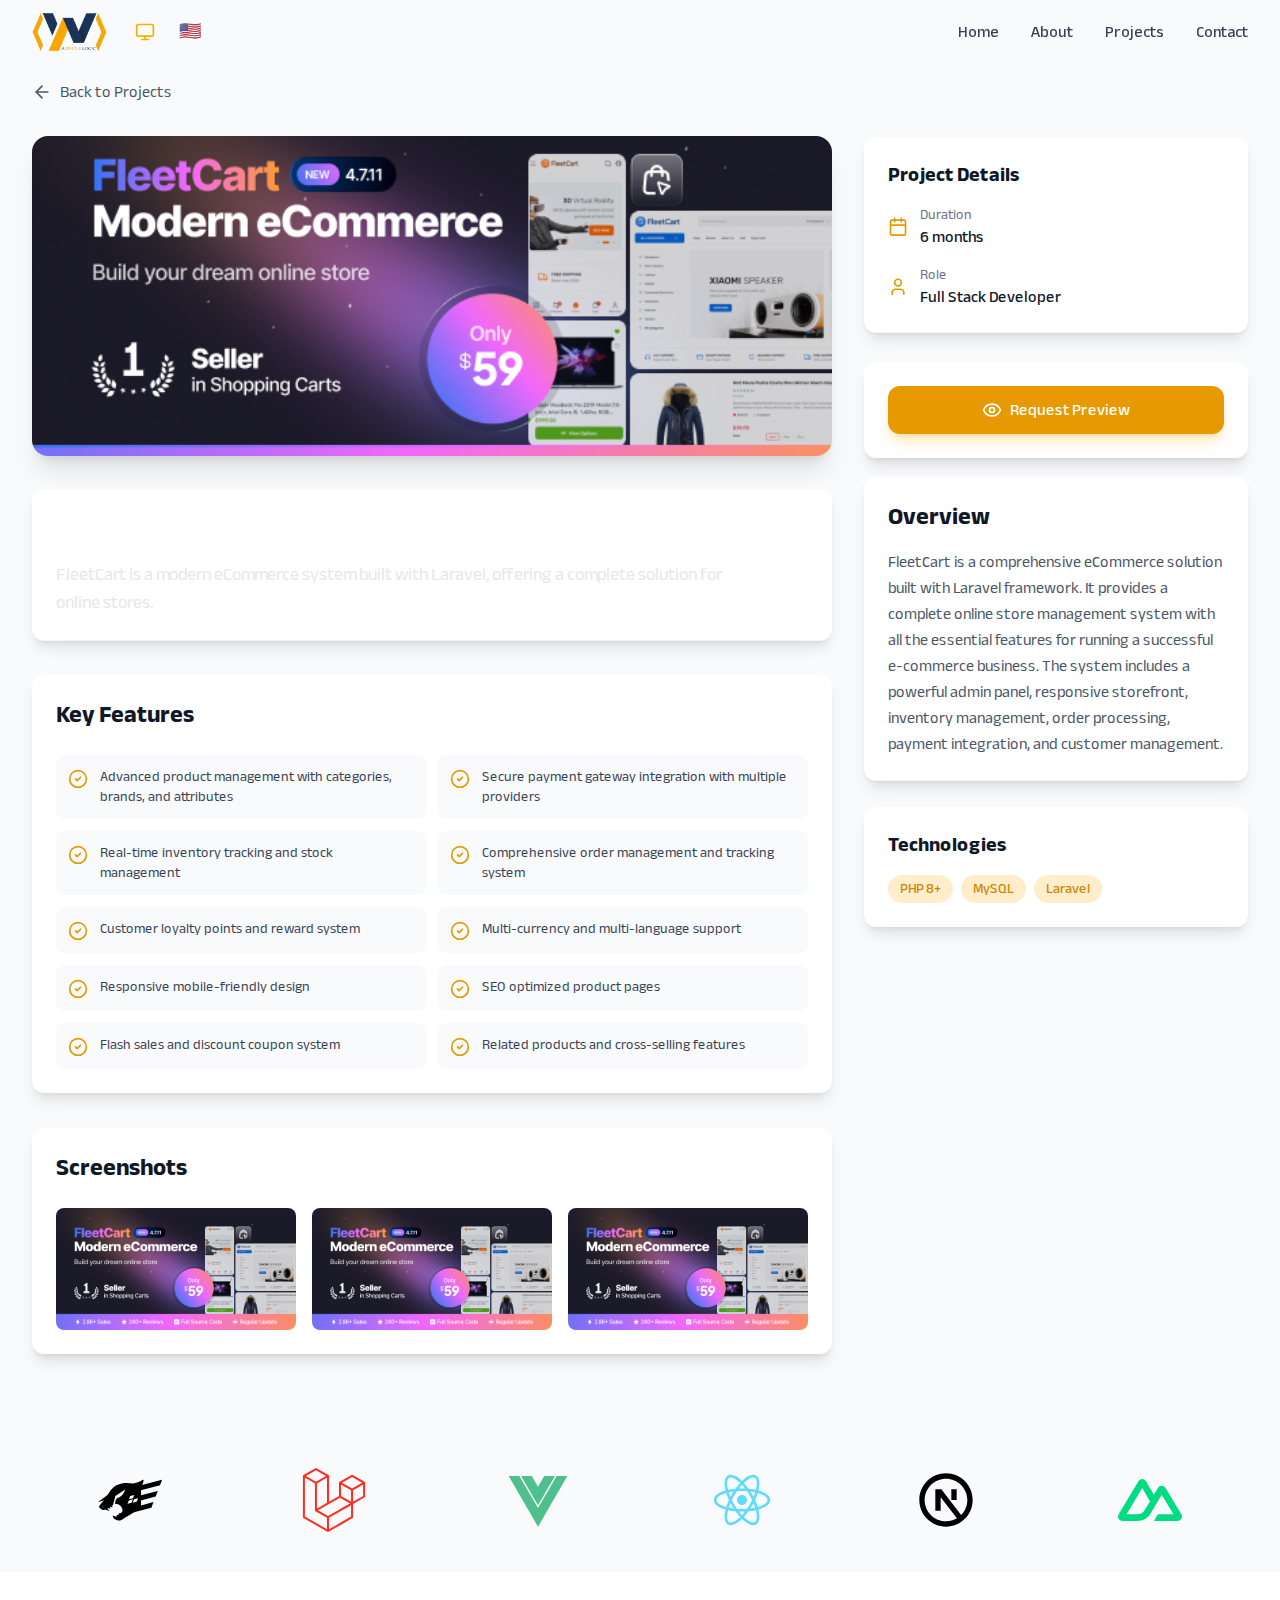
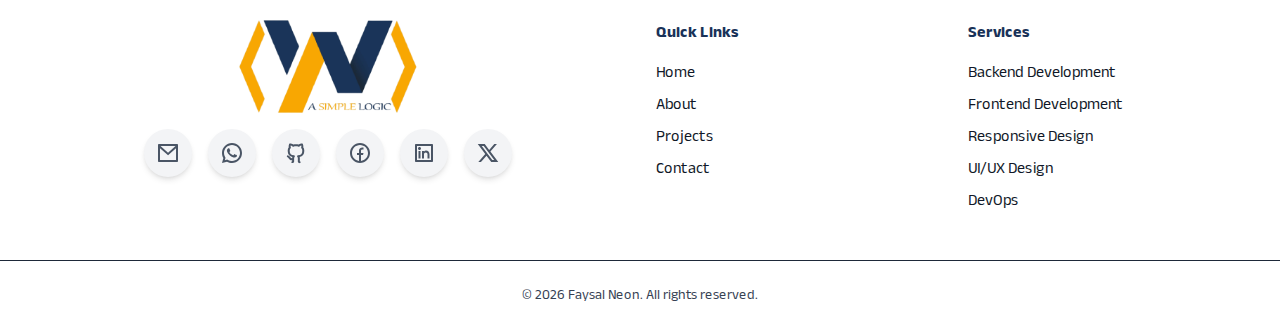
<file: projects/fleetcart.html>
<!DOCTYPE html><!--wFyXTwfRQPbSjWjeHUXR2--><html lang="en" dir="ltr" class="scroll-smooth dark"><head><meta charSet="utf-8"/><meta name="viewport" content="width=device-width, initial-scale=1"/><link rel="preload" href="/_next/static/media/a3cbd21e22af91be-s.p.ef2f87bf.woff2" as="font" crossorigin="" type="font/woff2"/><link rel="preload" href="/_next/static/media/c3d513372510d053-s.p.ae8f2abf.woff2" as="font" crossorigin="" type="font/woff2"/><link rel="preload" as="image" href="/logo.png"/><link rel="preload" as="image" href="/images/projects/01/thumb.png"/><link rel="stylesheet" href="/_next/static/chunks/febab3fae21381e6.css" data-precedence="next"/><link rel="stylesheet" href="/_next/static/chunks/f6ba167a47fb2e71.css" data-precedence="next"/><link rel="preload" as="script" fetchPriority="low" href="/_next/static/chunks/7b5a801f3745a748.js"/><script src="/_next/static/chunks/aa0a7c5c022cbeb9.js" async=""></script><script src="/_next/static/chunks/f583cf64948894f2.js" async=""></script><script src="/_next/static/chunks/30ea11065999f7ac.js" async=""></script><script src="/_next/static/chunks/turbopack-c0285d30f055d2f4.js" async=""></script><script src="/_next/static/chunks/751b189d0554fd42.js" async=""></script><script src="/_next/static/chunks/c51fdce62e1116f5.js" async=""></script><script src="/_next/static/chunks/58485c008155fe2f.js" async=""></script><script src="/_next/static/chunks/2619259975a6cfce.js" async=""></script><script src="/_next/static/chunks/6947ad4f72c4eb7f.js" async=""></script><script src="/_next/static/chunks/ff1a16fafef87110.js" async=""></script><script src="/_next/static/chunks/7340adf74ff47ec0.js" async=""></script><script src="/_next/static/chunks/d98502cbd7c1e7db.js" async=""></script><script src="/_next/static/chunks/41bf652bc189d542.js" async=""></script><script src="/_next/static/chunks/218bb3c107ef74d4.js" async=""></script><meta name="next-size-adjust" content=""/><meta name="theme-color" content="#2563eb"/><title>Faysal Neon - Full Stack Developer</title><meta name="description" content="Portfolio of Faysal Neon - A passionate Full Stack Developer specializing in modern web technologies, React, Next.js, and scalable solutions."/><meta name="author" content="Faysal Neon"/><meta name="keywords" content="Faysal Neon,Full Stack Developer,React,Next.js,TypeScript,Web Developer,Flutter Developer,Laravel Developer"/><meta property="og:title" content="Faysal Neon - Full Stack Developer"/><meta property="og:description" content="Portfolio of Faysal Neon - A passionate Full Stack Developer"/><meta property="og:url" content="https://faysalneonbd.web.app/"/><meta property="og:locale" content="en_US"/><meta property="og:type" content="website"/><meta name="twitter:card" content="summary"/><meta name="twitter:title" content="Faysal Neon - Full Stack Developer"/><meta name="twitter:description" content="Portfolio of Faysal Neon - A passionate Full Stack Developer"/><link rel="icon" href="/favicon.ico?favicon.ec4ff948.ico" sizes="256x256" type="image/x-icon"/><script src="/_next/static/chunks/a6dad97d9634a72d.js" noModule=""></script></head><body class="anek_bangla_654c3994-module__OAQTda__variable antialiased bg-white dark:bg-gray-900 text-gray-900 dark:text-white"><div hidden=""><!--$--><!--/$--></div> <nav class="fixed w-full z-50 transition-all duration-300 bg-transparent"><div class="max-w-7xl mx-auto px-4 sm:px-6 lg:px-8"><div class="flex items-center justify-between h-16"><div class="flex items-center justify-start gap-5"><a class="flex items-center space-x-2" href="/"><img alt="Logo" loading="eager" width="75" height="40" decoding="async" data-nimg="1" class="rounded-lg" style="color:transparent" src="/logo.png"/></a><div class="flex items-center gap-2"><div class="relative"><button class="btn-icon" aria-label="Toggle theme"><div class="w-5 h-5"></div></button></div><div class="relative"><button class="btn-tools" tabindex="0"><span class="text-lg h-6 w-5 -mt-[0.20rem]">🇺🇸</span></button></div></div></div><div class="hidden md:flex items-center space-x-8"><a class="font-medium transition-colors duration-200 hover:text-primary-600 hover:scale-105 active:scale-95 text-gray-700 dark:text-gray-200" href="/">Home</a><a class="font-medium transition-colors duration-200 hover:text-primary-600 hover:scale-105 active:scale-95 text-gray-700 dark:text-gray-200" href="/about">About</a><a class="font-medium transition-colors duration-200 hover:text-primary-600 hover:scale-105 active:scale-95 text-gray-700 dark:text-gray-200" href="/projects">Projects</a><a class="font-medium transition-colors duration-200 hover:text-primary-600 hover:scale-105 active:scale-95 text-gray-700 dark:text-gray-200" href="/contact">Contact</a></div><div class="md:hidden flex items-center gap-2"><button class="btn-icon text-gray-700 dark:text-gray-200" aria-label="Open menu"><svg xmlns="http://www.w3.org/2000/svg" width="24" height="24" viewBox="0 0 24 24" fill="none" stroke="currentColor" stroke-width="2" stroke-linecap="round" stroke-linejoin="round" class="lucide lucide-menu" aria-hidden="true"><path d="M4 5h16"></path><path d="M4 12h16"></path><path d="M4 19h16"></path></svg></button></div></div></div></nav><main class="min-h-screen bg-gray-50 dark:bg-gray-900 py-12"><div class="max-w-7xl mx-auto px-4 sm:px-6 lg:px-8"><div style="opacity:0;transform:translateX(-20px)"><a class="inline-flex items-center text-gray-600 dark:text-gray-300 hover:text-primary-600 dark:hover:text-primary-400 transition-colors my-8" href="/projects"><svg xmlns="http://www.w3.org/2000/svg" width="20" height="20" viewBox="0 0 24 24" fill="none" stroke="currentColor" stroke-width="2" stroke-linecap="round" stroke-linejoin="round" class="lucide lucide-arrow-left mr-2" aria-hidden="true"><path d="m12 19-7-7 7-7"></path><path d="M19 12H5"></path></svg>Back to Projects</a></div><div class="grid grid-cols-1 lg:grid-cols-3 gap-8 mb-8"><div class="lg:col-span-2 space-y-8"><div class="bg-white dark:bg-gray-800 rounded-2xl shadow-xl overflow-hidden mb-8" style="opacity:0;transform:translateY(20px)"><div class="relative aspect-[2.5/1] bg-linear-to-br from-primary-100 dark:from-gray-700 to-secondary-100 dark:to-gray-700"><img alt="FleetCart - Modern eCommerce" decoding="async" data-nimg="fill" class="object-cover" style="position:absolute;height:100%;width:100%;left:0;top:0;right:0;bottom:0;color:transparent" src="/images/projects/01/thumb.png"/></div></div><div class="bg-white dark:bg-gray-800 rounded-xl shadow-lg p-6" style="opacity:0;transform:translateY(20px)"><div class="bottom-0 left-0 right-0"><h1 class="text-3xl sm:text-4xl font-bold text-white mb-2">FleetCart - Modern eCommerce</h1><p class="text-gray-200 text-lg max-w-2xl">FleetCart is a modern eCommerce system built with Laravel, offering a complete solution for online stores.</p></div></div><div class="bg-white dark:bg-gray-800 rounded-xl shadow-lg p-6" style="opacity:0;transform:translateY(20px)"><h2 class="text-2xl font-bold text-gray-900 dark:text-white mb-6">Key Features</h2><div class="grid grid-cols-1 md:grid-cols-2 gap-3"><div class="flex items-start space-x-3 p-3 bg-gray-50 dark:bg-gray-700/50 rounded-lg"><svg xmlns="http://www.w3.org/2000/svg" width="20" height="20" viewBox="0 0 24 24" fill="none" stroke="currentColor" stroke-width="2" stroke-linecap="round" stroke-linejoin="round" class="lucide lucide-circle-check text-primary-600 dark:text-primary-400 shrink-0 mt-0.5" aria-hidden="true"><circle cx="12" cy="12" r="10"></circle><path d="m9 12 2 2 4-4"></path></svg><span class="text-gray-700 dark:text-gray-300 text-sm">Advanced product management with categories, brands, and attributes</span></div><div class="flex items-start space-x-3 p-3 bg-gray-50 dark:bg-gray-700/50 rounded-lg"><svg xmlns="http://www.w3.org/2000/svg" width="20" height="20" viewBox="0 0 24 24" fill="none" stroke="currentColor" stroke-width="2" stroke-linecap="round" stroke-linejoin="round" class="lucide lucide-circle-check text-primary-600 dark:text-primary-400 shrink-0 mt-0.5" aria-hidden="true"><circle cx="12" cy="12" r="10"></circle><path d="m9 12 2 2 4-4"></path></svg><span class="text-gray-700 dark:text-gray-300 text-sm">Secure payment gateway integration with multiple providers</span></div><div class="flex items-start space-x-3 p-3 bg-gray-50 dark:bg-gray-700/50 rounded-lg"><svg xmlns="http://www.w3.org/2000/svg" width="20" height="20" viewBox="0 0 24 24" fill="none" stroke="currentColor" stroke-width="2" stroke-linecap="round" stroke-linejoin="round" class="lucide lucide-circle-check text-primary-600 dark:text-primary-400 shrink-0 mt-0.5" aria-hidden="true"><circle cx="12" cy="12" r="10"></circle><path d="m9 12 2 2 4-4"></path></svg><span class="text-gray-700 dark:text-gray-300 text-sm">Real-time inventory tracking and stock management</span></div><div class="flex items-start space-x-3 p-3 bg-gray-50 dark:bg-gray-700/50 rounded-lg"><svg xmlns="http://www.w3.org/2000/svg" width="20" height="20" viewBox="0 0 24 24" fill="none" stroke="currentColor" stroke-width="2" stroke-linecap="round" stroke-linejoin="round" class="lucide lucide-circle-check text-primary-600 dark:text-primary-400 shrink-0 mt-0.5" aria-hidden="true"><circle cx="12" cy="12" r="10"></circle><path d="m9 12 2 2 4-4"></path></svg><span class="text-gray-700 dark:text-gray-300 text-sm">Comprehensive order management and tracking system</span></div><div class="flex items-start space-x-3 p-3 bg-gray-50 dark:bg-gray-700/50 rounded-lg"><svg xmlns="http://www.w3.org/2000/svg" width="20" height="20" viewBox="0 0 24 24" fill="none" stroke="currentColor" stroke-width="2" stroke-linecap="round" stroke-linejoin="round" class="lucide lucide-circle-check text-primary-600 dark:text-primary-400 shrink-0 mt-0.5" aria-hidden="true"><circle cx="12" cy="12" r="10"></circle><path d="m9 12 2 2 4-4"></path></svg><span class="text-gray-700 dark:text-gray-300 text-sm">Customer loyalty points and reward system</span></div><div class="flex items-start space-x-3 p-3 bg-gray-50 dark:bg-gray-700/50 rounded-lg"><svg xmlns="http://www.w3.org/2000/svg" width="20" height="20" viewBox="0 0 24 24" fill="none" stroke="currentColor" stroke-width="2" stroke-linecap="round" stroke-linejoin="round" class="lucide lucide-circle-check text-primary-600 dark:text-primary-400 shrink-0 mt-0.5" aria-hidden="true"><circle cx="12" cy="12" r="10"></circle><path d="m9 12 2 2 4-4"></path></svg><span class="text-gray-700 dark:text-gray-300 text-sm">Multi-currency and multi-language support</span></div><div class="flex items-start space-x-3 p-3 bg-gray-50 dark:bg-gray-700/50 rounded-lg"><svg xmlns="http://www.w3.org/2000/svg" width="20" height="20" viewBox="0 0 24 24" fill="none" stroke="currentColor" stroke-width="2" stroke-linecap="round" stroke-linejoin="round" class="lucide lucide-circle-check text-primary-600 dark:text-primary-400 shrink-0 mt-0.5" aria-hidden="true"><circle cx="12" cy="12" r="10"></circle><path d="m9 12 2 2 4-4"></path></svg><span class="text-gray-700 dark:text-gray-300 text-sm">Responsive mobile-friendly design</span></div><div class="flex items-start space-x-3 p-3 bg-gray-50 dark:bg-gray-700/50 rounded-lg"><svg xmlns="http://www.w3.org/2000/svg" width="20" height="20" viewBox="0 0 24 24" fill="none" stroke="currentColor" stroke-width="2" stroke-linecap="round" stroke-linejoin="round" class="lucide lucide-circle-check text-primary-600 dark:text-primary-400 shrink-0 mt-0.5" aria-hidden="true"><circle cx="12" cy="12" r="10"></circle><path d="m9 12 2 2 4-4"></path></svg><span class="text-gray-700 dark:text-gray-300 text-sm">SEO optimized product pages</span></div><div class="flex items-start space-x-3 p-3 bg-gray-50 dark:bg-gray-700/50 rounded-lg"><svg xmlns="http://www.w3.org/2000/svg" width="20" height="20" viewBox="0 0 24 24" fill="none" stroke="currentColor" stroke-width="2" stroke-linecap="round" stroke-linejoin="round" class="lucide lucide-circle-check text-primary-600 dark:text-primary-400 shrink-0 mt-0.5" aria-hidden="true"><circle cx="12" cy="12" r="10"></circle><path d="m9 12 2 2 4-4"></path></svg><span class="text-gray-700 dark:text-gray-300 text-sm">Flash sales and discount coupon system</span></div><div class="flex items-start space-x-3 p-3 bg-gray-50 dark:bg-gray-700/50 rounded-lg"><svg xmlns="http://www.w3.org/2000/svg" width="20" height="20" viewBox="0 0 24 24" fill="none" stroke="currentColor" stroke-width="2" stroke-linecap="round" stroke-linejoin="round" class="lucide lucide-circle-check text-primary-600 dark:text-primary-400 shrink-0 mt-0.5" aria-hidden="true"><circle cx="12" cy="12" r="10"></circle><path d="m9 12 2 2 4-4"></path></svg><span class="text-gray-700 dark:text-gray-300 text-sm">Related products and cross-selling features</span></div></div></div><div class="bg-white dark:bg-gray-800 rounded-xl shadow-lg p-6" style="opacity:0;transform:translateY(20px)"><h2 class="text-2xl font-bold text-gray-900 dark:text-white mb-6">Screenshots</h2><div class="grid grid-cols-1 md:grid-cols-2 lg:grid-cols-3 gap-4"><div class="relative aspect-[1.967] bg-gray-100 dark:bg-gray-700 rounded-lg overflow-hidden group"><img alt="FleetCart - Modern eCommerce preview 1" loading="lazy" decoding="async" data-nimg="fill" class="object-cover transition-transform duration-300 group-hover:scale-105" style="position:absolute;height:100%;width:100%;left:0;top:0;right:0;bottom:0;color:transparent" src="/images/projects/01/previews/01.png"/></div><div class="relative aspect-[1.967] bg-gray-100 dark:bg-gray-700 rounded-lg overflow-hidden group"><img alt="FleetCart - Modern eCommerce preview 2" loading="lazy" decoding="async" data-nimg="fill" class="object-cover transition-transform duration-300 group-hover:scale-105" style="position:absolute;height:100%;width:100%;left:0;top:0;right:0;bottom:0;color:transparent" src="/images/projects/01/previews/02.png"/></div><div class="relative aspect-[1.967] bg-gray-100 dark:bg-gray-700 rounded-lg overflow-hidden group"><img alt="FleetCart - Modern eCommerce preview 3" loading="lazy" decoding="async" data-nimg="fill" class="object-cover transition-transform duration-300 group-hover:scale-105" style="position:absolute;height:100%;width:100%;left:0;top:0;right:0;bottom:0;color:transparent" src="/images/projects/01/previews/03.png"/></div></div></div></div><div class="space-y-6"><div class="bg-white dark:bg-gray-800 rounded-xl shadow-lg p-6" style="opacity:0;transform:translateY(20px)"><h3 class="text-xl font-bold text-gray-900 dark:text-white mb-4">Project Details</h3><div class="space-y-4"><div class="flex items-center space-x-3"><svg xmlns="http://www.w3.org/2000/svg" width="20" height="20" viewBox="0 0 24 24" fill="none" stroke="currentColor" stroke-width="2" stroke-linecap="round" stroke-linejoin="round" class="lucide lucide-calendar text-primary-600 dark:text-primary-400" aria-hidden="true"><path d="M8 2v4"></path><path d="M16 2v4"></path><rect width="18" height="18" x="3" y="4" rx="2"></rect><path d="M3 10h18"></path></svg><div><p class="text-sm text-gray-500 dark:text-gray-400">Duration</p><p class="text-gray-900 dark:text-white font-medium">6 months</p></div></div><div class="flex items-center space-x-3"><svg xmlns="http://www.w3.org/2000/svg" width="20" height="20" viewBox="0 0 24 24" fill="none" stroke="currentColor" stroke-width="2" stroke-linecap="round" stroke-linejoin="round" class="lucide lucide-user text-primary-600 dark:text-primary-400" aria-hidden="true"><path d="M19 21v-2a4 4 0 0 0-4-4H9a4 4 0 0 0-4 4v2"></path><circle cx="12" cy="7" r="4"></circle></svg><div><p class="text-sm text-gray-500 dark:text-gray-400">Role</p><p class="text-gray-900 dark:text-white font-medium">Full Stack Developer</p></div></div></div></div><div class="bg-white dark:bg-gray-800 rounded-xl shadow-lg p-6 space-y-3" style="opacity:0;transform:translateY(20px)"><button class="flex items-center justify-center w-full px-4 py-3 bg-primary-600 text-white rounded-xl hover:bg-primary-700 transition-colors font-medium shadow-lg shadow-primary-500/25" tabindex="0"><svg xmlns="http://www.w3.org/2000/svg" width="20" height="20" viewBox="0 0 24 24" fill="none" stroke="currentColor" stroke-width="2" stroke-linecap="round" stroke-linejoin="round" class="lucide lucide-eye mr-2" aria-hidden="true"><path d="M2.062 12.348a1 1 0 0 1 0-.696 10.75 10.75 0 0 1 19.876 0 1 1 0 0 1 0 .696 10.75 10.75 0 0 1-19.876 0"></path><circle cx="12" cy="12" r="3"></circle></svg>Request Preview</button></div><div class="bg-white dark:bg-gray-800 rounded-xl shadow-lg p-6" style="opacity:0;transform:translateY(20px)"><h2 class="text-2xl font-bold text-gray-900 dark:text-white mb-4">Overview</h2><p class="text-gray-600 dark:text-gray-300 leading-relaxed">FleetCart is a comprehensive eCommerce solution built with Laravel framework. It provides a complete online store management system with all the essential features for running a successful e-commerce business. The system includes a powerful admin panel, responsive storefront, inventory management, order processing, payment integration, and customer management.</p></div><div class="bg-white dark:bg-gray-800 rounded-xl shadow-lg p-6" style="opacity:0;transform:translateY(20px)"><h3 class="text-xl font-bold text-gray-900 dark:text-white mb-4">Technologies</h3><div class="flex flex-wrap gap-2"><span class="px-3 py-1 bg-primary-100 dark:bg-primary-900/30 text-primary-700 dark:text-primary-300 text-sm rounded-full font-medium">PHP 8+</span><span class="px-3 py-1 bg-primary-100 dark:bg-primary-900/30 text-primary-700 dark:text-primary-300 text-sm rounded-full font-medium">MySQL</span><span class="px-3 py-1 bg-primary-100 dark:bg-primary-900/30 text-primary-700 dark:text-primary-300 text-sm rounded-full font-medium">Laravel</span></div></div></div></div></div></main><!--$--><!--/$--><section class="py-10 bg-gray-50 dark:bg-gray-800 overflow-hidden"><div class="max-w-7xl mx-auto px-4 sm:px-6 lg:px-8"><div class="swiper overflow-visible!"><div class="swiper-wrapper"><div class="swiper-slide flex! justify-center!"><div class="flex items-center justify-center cursor-pointer hover:scale-110 transition-transform duration-300"><span style="color:#353535"><svg stroke="currentColor" fill="currentColor" stroke-width="0" role="img" viewBox="0 0 24 24" height="64" width="64" xmlns="http://www.w3.org/2000/svg"><path d="M24 18.588a1.529 1.529 0 01-1.895-.72l-3.45-4.771-.5-.667-4.003 5.444a1.466 1.466 0 01-1.802.708l5.158-6.92-4.798-6.251a1.595 1.595 0 011.9.666l3.576 4.83 3.596-4.81a1.435 1.435 0 011.788-.668L21.708 7.9l-2.522 3.283a.666.666 0 000 .994l4.804 6.412zM.002 11.576l.42-2.075c1.154-4.103 5.858-5.81 9.094-3.27 1.895 1.489 2.368 3.597 2.275 5.973H1.116C.943 16.447 4.005 19.009 7.92 17.7a4.078 4.078 0 002.582-2.876c.207-.666.548-.78 1.174-.588a5.417 5.417 0 01-2.589 3.957 6.272 6.272 0 01-7.306-.933 6.575 6.575 0 01-1.64-3.858c0-.235-.08-.455-.134-.666A88.33 88.33 0 010 11.577zm1.127-.286h9.654c-.06-3.076-2.001-5.258-4.59-5.278-2.882-.04-4.944 2.094-5.071 5.264z"></path></svg></span></div></div><div class="swiper-slide flex! justify-center!"><div class="flex items-center justify-center cursor-pointer hover:scale-110 transition-transform duration-300"><span style="color:#000000"><svg stroke="currentColor" fill="currentColor" stroke-width="0" role="img" viewBox="0 0 24 24" height="64" width="64" xmlns="http://www.w3.org/2000/svg"><path d="M23.245 6.49L24 4.533l-.031-.121-7.473 1.967c.797-1.153.523-2.078.523-2.078s-2.387 1.524-4.193 1.485c-1.804-.04-2.387-.52-5.155.362-2.768.882-3.551 3.59-4.351 4.173-.804.583-3.32 2.477-3.32 2.477l.006.034 2.27-.724s-.622.585-1.945 2.37l-.062-.057.002.011s1.064 1.626 2.107 1.324a2.14 2.14 0 0 0 .353-.147c.419.234.967.463 1.572.525 0 0-.41-.475-.752-1.017l.238-.154.865.318-.096-.812c.003-.003.006-.003.008-.006l.849.311-.105-.738a5.65 5.65 0 0 1 .322-.158l.885-3.345 3.662-2.497-.291.733c-.741 1.826-2.135 2.256-2.135 2.256l-.582.22c-.433.512-.614.637-.764 2.353.348-.088.682-.107.984-.028 1.564.421 2.107 2.307 1.685 2.827-.104.13-.356.354-.673.617H7.77l-.008.514-.065.051h-.645l-.009.504-.17.127c-.607.011-1.373-.518-1.373-.518 0 .481.401 1.225.401 1.225l.07-.034-.061.045s1.625 1.083 2.646.681c.91-.356 3.263-2.213 5.296-3.093l6.15-1.62.811-2.1-4.688 1.235v-1.889l5.5-1.448.811-2.1-6.31 1.662V8.367zm-11.163 4l1.459-.384.02.074-.455 1.179-1.513.398zm.503 2.526l-1.512.398.489-1.266 1.459-.385.02.074zm1.971-.424l-1.513.398.49-1.266 1.459-.385.02.073Z"></path></svg></span></div></div><div class="swiper-slide flex! justify-center!"><div class="flex items-center justify-center cursor-pointer hover:scale-110 transition-transform duration-300"><span style="color:#FF2D20"><svg stroke="currentColor" fill="currentColor" stroke-width="0" role="img" viewBox="0 0 24 24" height="64" width="64" xmlns="http://www.w3.org/2000/svg"><path d="M23.642 5.43a.364.364 0 01.014.1v5.149c0 .135-.073.26-.189.326l-4.323 2.49v4.934a.378.378 0 01-.188.326L9.93 23.949a.316.316 0 01-.066.027c-.008.002-.016.008-.024.01a.348.348 0 01-.192 0c-.011-.002-.02-.008-.03-.012-.02-.008-.042-.014-.062-.025L.533 18.755a.376.376 0 01-.189-.326V2.974c0-.033.005-.066.014-.098.003-.012.01-.02.014-.032a.369.369 0 01.023-.058c.004-.013.015-.022.023-.033l.033-.045c.012-.01.025-.018.037-.027.014-.012.027-.024.041-.034H.53L5.043.05a.375.375 0 01.375 0L9.93 2.647h.002c.015.01.027.021.04.033l.038.027c.013.014.02.03.033.045.008.011.02.021.025.033.01.02.017.038.024.058.003.011.01.021.013.032.01.031.014.064.014.098v9.652l3.76-2.164V5.527c0-.033.004-.066.013-.098.003-.01.01-.02.013-.032a.487.487 0 01.024-.059c.007-.012.018-.02.025-.033.012-.015.021-.03.033-.043.012-.012.025-.02.037-.028.014-.01.026-.023.041-.032h.001l4.513-2.598a.375.375 0 01.375 0l4.513 2.598c.016.01.027.021.042.031.012.01.025.018.036.028.013.014.022.03.034.044.008.012.019.021.024.033.011.02.018.04.024.06.006.01.012.021.015.032zm-.74 5.032V6.179l-1.578.908-2.182 1.256v4.283zm-4.51 7.75v-4.287l-2.147 1.225-6.126 3.498v4.325zM1.093 3.624v14.588l8.273 4.761v-4.325l-4.322-2.445-.002-.003H5.04c-.014-.01-.025-.021-.04-.031-.011-.01-.024-.018-.035-.027l-.001-.002c-.013-.012-.021-.025-.031-.04-.01-.011-.021-.022-.028-.036h-.002c-.008-.014-.013-.031-.02-.047-.006-.016-.014-.027-.018-.043a.49.49 0 01-.008-.057c-.002-.014-.006-.027-.006-.041V5.789l-2.18-1.257zM5.23.81L1.47 2.974l3.76 2.164 3.758-2.164zm1.956 13.505l2.182-1.256V3.624l-1.58.91-2.182 1.255v9.435zm11.581-10.95l-3.76 2.163 3.76 2.163 3.759-2.164zm-.376 4.978L16.21 7.087 14.63 6.18v4.283l2.182 1.256 1.58.908zm-8.65 9.654l5.514-3.148 2.756-1.572-3.757-2.163-4.323 2.489-3.941 2.27z"></path></svg></span></div></div><div class="swiper-slide flex! justify-center!"><div class="flex items-center justify-center cursor-pointer hover:scale-110 transition-transform duration-300"><span style="color:#4FC08D"><svg stroke="currentColor" fill="currentColor" stroke-width="0" viewBox="0 0 24 24" height="64" width="64" xmlns="http://www.w3.org/2000/svg"><path d="M1.00098 3H5.00098L12.001 15L19.001 3H23.001L12.001 22L1.00098 3ZM9.66764 3L12.001 7L14.3343 3H18.3694L12.001 14L5.63256 3H9.66764Z"></path></svg></span></div></div><div class="swiper-slide flex! justify-center!"><div class="flex items-center justify-center cursor-pointer hover:scale-110 transition-transform duration-300"><span style="color:#61DAFB"><svg stroke="currentColor" fill="currentColor" stroke-width="0" viewBox="0 0 24 24" height="64" width="64" xmlns="http://www.w3.org/2000/svg"><path d="M14.448 16.2394C13.8809 17.0412 13.2933 17.7714 12.7015 18.4146C14.3738 20.0375 15.9291 20.7975 16.792 20.2993C17.6549 19.8011 17.7744 18.0742 17.2051 15.8145C16.3521 16.0054 15.426 16.1492 14.448 16.2394ZM13.138 16.3265C12.7641 16.342 12.3845 16.3499 12.0003 16.3499C11.6161 16.3499 11.2365 16.342 10.8627 16.3265C11.2394 16.8188 11.6208 17.2749 12.0003 17.6905C12.3798 17.2749 12.7612 16.8188 13.138 16.3265ZM18.1787 8.43278C20.8434 9.19718 22.5837 10.4672 22.5837 11.9999C22.5837 13.5325 20.8434 14.8026 18.1787 15.567C18.8491 18.2569 18.6193 20.399 17.292 21.1653C15.9647 21.9316 13.9947 21.0595 12.0003 19.134C10.006 21.0595 8.03596 21.9316 6.70866 21.1653C5.38136 20.399 5.15158 18.2569 5.82195 15.567C3.15724 14.8026 1.41699 13.5325 1.41699 11.9999C1.41699 10.4672 3.15724 9.19718 5.82195 8.43278C5.15158 5.74288 5.38136 3.60075 6.70866 2.83443C8.03596 2.06811 10.006 2.94019 12.0003 4.86569C13.9947 2.94019 15.9647 2.06811 17.292 2.83443C18.6193 3.60075 18.8491 5.74288 18.1787 8.43278ZM17.2051 8.18527C17.7744 5.92558 17.6549 4.19865 16.792 3.70046C15.9291 3.20226 14.3738 3.96221 12.7015 5.58509C13.2933 6.2283 13.8809 6.95849 14.448 7.76031C15.426 7.85054 16.3521 7.99432 17.2051 8.18527ZM6.79554 15.8145C6.22624 18.0742 6.34577 19.8011 7.20866 20.2993C8.07155 20.7975 9.62688 20.0375 11.2992 18.4146C10.7073 17.7714 10.1197 17.0412 9.55262 16.2394C8.57467 16.1492 7.6485 16.0054 6.79554 15.8145ZM10.8627 7.67324C11.2365 7.65776 11.6161 7.64987 12.0003 7.64987C12.3845 7.64987 12.7641 7.65776 13.138 7.67324C12.7612 7.18096 12.3798 6.7248 12.0003 6.30922C11.6208 6.7248 11.2394 7.18096 10.8627 7.67324ZM9.55262 7.76031C10.1197 6.95849 10.7073 6.2283 11.2992 5.58509C9.62688 3.96221 8.07155 3.20226 7.20866 3.70046C6.34577 4.19865 6.22624 5.92558 6.79554 8.18527C7.6485 7.99432 8.57467 7.85054 9.55262 7.76031ZM13.8939 15.2797C14.2395 14.7728 14.5772 14.2366 14.9015 13.6749C15.2258 13.1131 15.5213 12.5526 15.7875 11.9999C15.5213 11.4471 15.2258 10.8866 14.9015 10.3249C14.5772 9.76311 14.2395 9.22694 13.8939 8.72005C13.2821 8.6742 12.649 8.64987 12.0003 8.64987C11.3517 8.64987 10.7185 8.6742 10.1067 8.72005C9.76112 9.22694 9.42347 9.76311 9.09914 10.3249C8.77481 10.8866 8.4793 11.4471 8.21312 11.9999C8.4793 12.5526 8.77481 13.1131 9.09914 13.6749C9.42347 14.2366 9.76112 14.7728 10.1067 15.2797C10.7185 15.3255 11.3517 15.3499 12.0003 15.3499C12.649 15.3499 13.2821 15.3255 13.8939 15.2797ZM15.1785 15.1484C15.7932 15.0683 16.3789 14.9661 16.9286 14.8452C16.7584 14.3087 16.5541 13.7504 16.3161 13.178C16.1426 13.5095 15.9596 13.8421 15.7675 14.1749C15.5754 14.5076 15.3788 14.8324 15.1785 15.1484ZM8.82218 8.85133C8.20747 8.93147 7.62174 9.03367 7.07208 9.15454C7.24223 9.691 7.44659 10.2494 7.68454 10.8218C7.85806 10.4903 8.04101 10.1576 8.23311 9.82487C8.42522 9.49212 8.62185 9.16736 8.82218 8.85133ZM7.07208 14.8452C7.62174 14.9661 8.20747 15.0683 8.82218 15.1484C8.62185 14.8324 8.42522 14.5076 8.23311 14.1749C8.04101 13.8421 7.85806 13.5095 7.68454 13.178C7.44659 13.7504 7.24223 14.3087 7.07208 14.8452ZM6.09439 14.6C6.35551 13.7659 6.69407 12.8919 7.10491 11.9999C6.69407 11.1078 6.35551 10.2339 6.09439 9.39969C3.85279 10.0365 2.41699 11.0035 2.41699 11.9999C2.41699 12.9962 3.85279 13.9632 6.09439 14.6ZM16.9286 9.15454C16.3789 9.03367 15.7932 8.93147 15.1785 8.85133C15.3788 9.16736 15.5754 9.49212 15.7675 9.82487C15.9596 10.1576 16.1426 10.4903 16.3161 10.8218C16.5541 10.2494 16.7584 9.691 16.9286 9.15454ZM17.9063 9.39969C17.6451 10.2339 17.3066 11.1078 16.8957 11.9999C17.3066 12.8919 17.6451 13.7659 17.9063 14.6C20.1479 13.9632 21.5837 12.9962 21.5837 11.9999C21.5837 11.0035 20.1479 10.0365 17.9063 9.39969ZM12.0003 13.879C10.9625 13.879 10.1212 13.0377 10.1212 11.9999C10.1212 10.962 10.9625 10.1207 12.0003 10.1207C13.0382 10.1207 13.8795 10.962 13.8795 11.9999C13.8795 13.0377 13.0382 13.879 12.0003 13.879Z"></path></svg></span></div></div><div class="swiper-slide flex! justify-center!"><div class="flex items-center justify-center cursor-pointer hover:scale-110 transition-transform duration-300"><span style="color:#000000"><svg stroke="currentColor" fill="currentColor" stroke-width="0" viewBox="0 0 24 24" height="64" width="64" xmlns="http://www.w3.org/2000/svg"><path d="M17.6644 17.6493L10.2602 8H8V16H10V10.9462L16.0869 18.8788C14.8907 19.5909 13.4931 20 12 20C7.58172 20 4 16.4183 4 12C4 7.58172 7.58172 4 12 4C16.4183 4 20 7.58172 20 12C20 14.2053 19.1077 16.2022 17.6644 17.6493ZM12 22C17.5228 22 22 17.5228 22 12C22 6.47715 17.5228 2 12 2C6.47715 2 2 6.47715 2 12C2 17.5228 6.47715 22 12 22ZM14 12V8H16V12H14Z"></path></svg></span></div></div><div class="swiper-slide flex! justify-center!"><div class="flex items-center justify-center cursor-pointer hover:scale-110 transition-transform duration-300"><span style="color:#00DC82"><svg stroke="currentColor" fill="currentColor" stroke-width="0" role="img" viewBox="0 0 24 24" height="64" width="64" xmlns="http://www.w3.org/2000/svg"><path d="M13.4642 19.8295h8.9218c.2834 0 .5618-.0723.8072-.2098a1.5899 1.5899 0 0 0 .5908-.5732 1.5293 1.5293 0 0 0 .216-.783 1.529 1.529 0 0 0-.2167-.7828L17.7916 7.4142a1.5904 1.5904 0 0 0-.5907-.573 1.6524 1.6524 0 0 0-.807-.2099c-.2833 0-.5616.0724-.807.2098a1.5904 1.5904 0 0 0-.5907.5731L13.4642 9.99l-2.9954-5.0366a1.5913 1.5913 0 0 0-.591-.573 1.6533 1.6533 0 0 0-.8071-.2098c-.2834 0-.5617.0723-.8072.2097a1.5913 1.5913 0 0 0-.591.573L.2168 17.4808A1.5292 1.5292 0 0 0 0 18.2635c-.0001.2749.0744.545.216.783a1.59 1.59 0 0 0 .5908.5732c.2454.1375.5238.2098.8072.2098h5.6003c2.219 0 3.8554-.9454 4.9813-2.7899l2.7337-4.5922L16.3935 9.99l4.3944 7.382h-5.8586ZM7.123 17.3694l-3.9083-.0009 5.8586-9.8421 2.9232 4.921-1.9572 3.2892c-.7478 1.1967-1.5972 1.6328-2.9163 1.6328z"></path></svg></span></div></div><div class="swiper-slide flex! justify-center!"><div class="flex items-center justify-center cursor-pointer hover:scale-110 transition-transform duration-300"><span style="color:#4479A1"><svg stroke="currentColor" fill="currentColor" stroke-width="0" viewBox="0 0 24 24" height="64" width="64" xmlns="http://www.w3.org/2000/svg"><path d="M5 12.5C5 12.8134 5.46101 13.3584 6.53047 13.8931C7.91405 14.5849 9.87677 15 12 15C14.1232 15 16.0859 14.5849 17.4695 13.8931C18.539 13.3584 19 12.8134 19 12.5V10.3287C17.35 11.3482 14.8273 12 12 12C9.17273 12 6.64996 11.3482 5 10.3287V12.5ZM19 15.3287C17.35 16.3482 14.8273 17 12 17C9.17273 17 6.64996 16.3482 5 15.3287V17.5C5 17.8134 5.46101 18.3584 6.53047 18.8931C7.91405 19.5849 9.87677 20 12 20C14.1232 20 16.0859 19.5849 17.4695 18.8931C18.539 18.3584 19 17.8134 19 17.5V15.3287ZM3 17.5V7.5C3 5.01472 7.02944 3 12 3C16.9706 3 21 5.01472 21 7.5V17.5C21 19.9853 16.9706 22 12 22C7.02944 22 3 19.9853 3 17.5ZM12 10C14.1232 10 16.0859 9.58492 17.4695 8.89313C18.539 8.3584 19 7.81342 19 7.5C19 7.18658 18.539 6.6416 17.4695 6.10687C16.0859 5.41508 14.1232 5 12 5C9.87677 5 7.91405 5.41508 6.53047 6.10687C5.46101 6.6416 5 7.18658 5 7.5C5 7.81342 5.46101 8.3584 6.53047 8.89313C7.91405 9.58492 9.87677 10 12 10Z"></path></svg></span></div></div><div class="swiper-slide flex! justify-center!"><div class="flex items-center justify-center cursor-pointer hover:scale-110 transition-transform duration-300"><span style="color:#003B57"><svg stroke="currentColor" fill="currentColor" stroke-width="0" role="img" viewBox="0 0 24 24" height="64" width="64" xmlns="http://www.w3.org/2000/svg"><path d="M21.678.521c-1.032-.92-2.28-.55-3.513.544a8.71 8.71 0 0 0-.547.535c-2.109 2.237-4.066 6.38-4.674 9.544.237.48.422 1.093.544 1.561a13.044 13.044 0 0 1 .164.703s-.019-.071-.096-.296l-.05-.146a1.689 1.689 0 0 0-.033-.08c-.138-.32-.518-.995-.686-1.289-.143.423-.27.818-.376 1.176.484.884.778 2.4.778 2.4s-.025-.099-.147-.442c-.107-.303-.644-1.244-.772-1.464-.217.804-.304 1.346-.226 1.478.152.256.296.698.422 1.186.286 1.1.485 2.44.485 2.44l.017.224a22.41 22.41 0 0 0 .056 2.748c.095 1.146.273 2.13.5 2.657l.155-.084c-.334-1.038-.47-2.399-.41-3.967.09-2.398.642-5.29 1.661-8.304 1.723-4.55 4.113-8.201 6.3-9.945-1.993 1.8-4.692 7.63-5.5 9.788-.904 2.416-1.545 4.684-1.931 6.857.666-2.037 2.821-2.912 2.821-2.912s1.057-1.304 2.292-3.166c-.74.169-1.955.458-2.362.629-.6.251-.762.337-.762.337s1.945-1.184 3.613-1.72C21.695 7.9 24.195 2.767 21.678.521m-18.573.543A1.842 1.842 0 0 0 1.27 2.9v16.608a1.84 1.84 0 0 0 1.835 1.834h9.418a22.953 22.953 0 0 1-.052-2.707c-.006-.062-.011-.141-.016-.2a27.01 27.01 0 0 0-.473-2.378c-.121-.47-.275-.898-.369-1.057-.116-.197-.098-.31-.097-.432 0-.12.015-.245.037-.386a9.98 9.98 0 0 1 .234-1.045l.217-.028c-.017-.035-.014-.065-.031-.097l-.041-.381a32.8 32.8 0 0 1 .382-1.194l.2-.019c-.008-.016-.01-.038-.018-.053l-.043-.316c.63-3.28 2.587-7.443 4.8-9.791.066-.069.133-.128.198-.194Z"></path></svg></span></div></div><div class="swiper-slide flex! justify-center!"><div class="flex items-center justify-center cursor-pointer hover:scale-110 transition-transform duration-300"><span style="color:#4169E1"><svg stroke="currentColor" fill="currentColor" stroke-width="0" role="img" viewBox="0 0 24 24" height="64" width="64" xmlns="http://www.w3.org/2000/svg"><path d="M23.5594 14.7228a.5269.5269 0 0 0-.0563-.1191c-.139-.2632-.4768-.3418-1.0074-.2321-1.6533.3411-2.2935.1312-2.5256-.0191 1.342-2.0482 2.445-4.522 3.0411-6.8297.2714-1.0507.7982-3.5237.1222-4.7316a1.5641 1.5641 0 0 0-.1509-.235C21.6931.9086 19.8007.0248 17.5099.0005c-1.4947-.0158-2.7705.3461-3.1161.4794a9.449 9.449 0 0 0-.5159-.0816 8.044 8.044 0 0 0-1.3114-.1278c-1.1822-.0184-2.2038.2642-3.0498.8406-.8573-.3211-4.7888-1.645-7.2219.0788C.9359 2.1526.3086 3.8733.4302 6.3043c.0409.818.5069 3.334 1.2423 5.7436.4598 1.5065.9387 2.7019 1.4334 3.582.553.9942 1.1259 1.5933 1.7143 1.7895.4474.1491 1.1327.1441 1.8581-.7279.8012-.9635 1.5903-1.8258 1.9446-2.2069.4351.2355.9064.3625 1.39.3772a.0569.0569 0 0 0 .0004.0041 11.0312 11.0312 0 0 0-.2472.3054c-.3389.4302-.4094.5197-1.5002.7443-.3102.064-1.1344.2339-1.1464.8115-.0025.1224.0329.2309.0919.3268.2269.4231.9216.6097 1.015.6331 1.3345.3335 2.5044.092 3.3714-.6787-.017 2.231.0775 4.4174.3454 5.0874.2212.5529.7618 1.9045 2.4692 1.9043.2505 0 .5263-.0291.8296-.0941 1.7819-.3821 2.5557-1.1696 2.855-2.9059.1503-.8707.4016-2.8753.5388-4.1012.0169-.0703.0357-.1207.057-.1362.0007-.0005.0697-.0471.4272.0307a.3673.3673 0 0 0 .0443.0068l.2539.0223.0149.001c.8468.0384 1.9114-.1426 2.5312-.4308.6438-.2988 1.8057-1.0323 1.5951-1.6698zM2.371 11.8765c-.7435-2.4358-1.1779-4.8851-1.2123-5.5719-.1086-2.1714.4171-3.6829 1.5623-4.4927 1.8367-1.2986 4.8398-.5408 6.108-.13-.0032.0032-.0066.0061-.0098.0094-2.0238 2.044-1.9758 5.536-1.9708 5.7495-.0002.0823.0066.1989.0162.3593.0348.5873.0996 1.6804-.0735 2.9184-.1609 1.1504.1937 2.2764.9728 3.0892.0806.0841.1648.1631.2518.2374-.3468.3714-1.1004 1.1926-1.9025 2.1576-.5677.6825-.9597.5517-1.0886.5087-.3919-.1307-.813-.5871-1.2381-1.3223-.4796-.839-.9635-2.0317-1.4155-3.5126zm6.0072 5.0871c-.1711-.0428-.3271-.1132-.4322-.1772.0889-.0394.2374-.0902.4833-.1409 1.2833-.2641 1.4815-.4506 1.9143-1.0002.0992-.126.2116-.2687.3673-.4426a.3549.3549 0 0 0 .0737-.1298c.1708-.1513.2724-.1099.4369-.0417.156.0646.3078.26.3695.4752.0291.1016.0619.2945-.0452.4444-.9043 1.2658-2.2216 1.2494-3.1676 1.0128zm2.094-3.988-.0525.141c-.133.3566-.2567.6881-.3334 1.003-.6674-.0021-1.3168-.2872-1.8105-.8024-.6279-.6551-.9131-1.5664-.7825-2.5004.1828-1.3079.1153-2.4468.079-3.0586-.005-.0857-.0095-.1607-.0122-.2199.2957-.2621 1.6659-.9962 2.6429-.7724.4459.1022.7176.4057.8305.928.5846 2.7038.0774 3.8307-.3302 4.7363-.084.1866-.1633.3629-.2311.5454zm7.3637 4.5725c-.0169.1768-.0358.376-.0618.5959l-.146.4383a.3547.3547 0 0 0-.0182.1077c-.0059.4747-.054.6489-.115.8693-.0634.2292-.1353.4891-.1794 1.0575-.11 1.4143-.8782 2.2267-2.4172 2.5565-1.5155.3251-1.7843-.4968-2.0212-1.2217a6.5824 6.5824 0 0 0-.0769-.2266c-.2154-.5858-.1911-1.4119-.1574-2.5551.0165-.5612-.0249-1.9013-.3302-2.6462.0044-.2932.0106-.5909.019-.8918a.3529.3529 0 0 0-.0153-.1126 1.4927 1.4927 0 0 0-.0439-.208c-.1226-.4283-.4213-.7866-.7797-.9351-.1424-.059-.4038-.1672-.7178-.0869.067-.276.1831-.5875.309-.9249l.0529-.142c.0595-.16.134-.3257.213-.5012.4265-.9476 1.0106-2.2453.3766-5.1772-.2374-1.0981-1.0304-1.6343-2.2324-1.5098-.7207.0746-1.3799.3654-1.7088.5321a5.6716 5.6716 0 0 0-.1958.1041c.0918-1.1064.4386-3.1741 1.7357-4.4823a4.0306 4.0306 0 0 1 .3033-.276.3532.3532 0 0 0 .1447-.0644c.7524-.5706 1.6945-.8506 2.802-.8325.4091.0067.8017.0339 1.1742.081 1.939.3544 3.2439 1.4468 4.0359 2.3827.8143.9623 1.2552 1.9315 1.4312 2.4543-1.3232-.1346-2.2234.1268-2.6797.779-.9926 1.4189.543 4.1729 1.2811 5.4964.1353.2426.2522.4522.2889.5413.2403.5825.5515.9713.7787 1.2552.0696.087.1372.1714.1885.245-.4008.1155-1.1208.3825-1.0552 1.717-.0123.1563-.0423.4469-.0834.8148-.0461.2077-.0702.4603-.0994.7662zm.8905-1.6211c-.0405-.8316.2691-.9185.5967-1.0105a2.8566 2.8566 0 0 0 .135-.0406 1.202 1.202 0 0 0 .1342.103c.5703.3765 1.5823.4213 3.0068.1344-.2016.1769-.5189.3994-.9533.6011-.4098.1903-1.0957.333-1.7473.3636-.7197.0336-1.0859-.0807-1.1721-.151zm.5695-9.2712c-.0059.3508-.0542.6692-.1054 1.0017-.055.3576-.112.7274-.1264 1.1762-.0142.4368.0404.8909.0932 1.3301.1066.887.216 1.8003-.2075 2.7014a3.5272 3.5272 0 0 1-.1876-.3856c-.0527-.1276-.1669-.3326-.3251-.6162-.6156-1.1041-2.0574-3.6896-1.3193-4.7446.3795-.5427 1.3408-.5661 2.1781-.463zm.2284 7.0137a12.3762 12.3762 0 0 0-.0853-.1074l-.0355-.0444c.7262-1.1995.5842-2.3862.4578-3.4385-.0519-.4318-.1009-.8396-.0885-1.2226.0129-.4061.0666-.7543.1185-1.0911.0639-.415.1288-.8443.1109-1.3505.0134-.0531.0188-.1158.0118-.1902-.0457-.4855-.5999-1.938-1.7294-3.253-.6076-.7073-1.4896-1.4972-2.6889-2.0395.5251-.1066 1.2328-.2035 2.0244-.1859 2.0515.0456 3.6746.8135 4.8242 2.2824a.908.908 0 0 1 .0667.1002c.7231 1.3556-.2762 6.2751-2.9867 10.5405zm-8.8166-6.1162c-.025.1794-.3089.4225-.6211.4225a.5821.5821 0 0 1-.0809-.0056c-.1873-.026-.3765-.144-.5059-.3156-.0458-.0605-.1203-.178-.1055-.2844.0055-.0401.0261-.0985.0925-.1488.1182-.0894.3518-.1226.6096-.0867.3163.0441.6426.1938.6113.4186zm7.9305-.4114c.0111.0792-.049.201-.1531.3102-.0683.0717-.212.1961-.4079.2232a.5456.5456 0 0 1-.075.0052c-.2935 0-.5414-.2344-.5607-.3717-.024-.1765.2641-.3106.5611-.352.297-.0414.6111.0088.6356.1851z"></path></svg></span></div></div><div class="swiper-slide flex! justify-center!"><div class="flex items-center justify-center cursor-pointer hover:scale-110 transition-transform duration-300"><span style="color:#FFCA28"><svg stroke="currentColor" fill="currentColor" stroke-width="0" role="img" viewBox="0 0 24 24" height="64" width="64" xmlns="http://www.w3.org/2000/svg"><path d="M19.455 8.369c-.538-.748-1.778-2.285-3.681-4.569-.826-.991-1.535-1.832-1.884-2.245a146 146 0 0 0-.488-.576l-.207-.245-.113-.133-.022-.032-.01-.005L12.57 0l-.609.488c-1.555 1.246-2.828 2.851-3.681 4.64-.523 1.064-.864 2.105-1.043 3.176-.047.241-.088.489-.121.738-.209-.017-.421-.028-.632-.033-.018-.001-.035-.002-.059-.003a7.46 7.46 0 0 0-2.28.274l-.317.089-.163.286c-.765 1.342-1.198 2.869-1.252 4.416-.07 2.01.477 3.954 1.583 5.625 1.082 1.633 2.61 2.882 4.42 3.611l.236.095.071.025.003-.001a9.59 9.59 0 0 0 2.941.568q.171.006.342.006c1.273 0 2.513-.249 3.69-.742l.008.004.313-.145a9.63 9.63 0 0 0 3.927-3.335c1.01-1.49 1.577-3.234 1.641-5.042.075-2.161-.643-4.304-2.133-6.371m-7.083 6.695c.328 1.244.264 2.44-.191 3.558-1.135-1.12-1.967-2.352-2.475-3.665-.543-1.404-.87-2.74-.974-3.975.48.157.922.366 1.315.622 1.132.737 1.914 1.902 2.325 3.461zm.207 6.022c.482.368.99.712 1.513 1.028-.771.21-1.565.302-2.369.273a8 8 0 0 1-.373-.022c.458-.394.869-.823 1.228-1.279zm1.347-6.431c-.516-1.957-1.527-3.437-3.002-4.398-.647-.421-1.385-.741-2.194-.95.011-.134.026-.268.043-.4.014-.113.03-.216.046-.313.133-.689.332-1.37.589-2.025.099-.25.206-.499.321-.74l.004-.008c.177-.358.376-.719.61-1.105l.092-.152-.003-.001c.544-.851 1.197-1.627 1.942-2.311l.288.341c.672.796 1.304 1.548 1.878 2.237 1.291 1.549 2.966 3.583 3.612 4.48 1.277 1.771 1.893 3.579 1.83 5.375-.049 1.395-.461 2.755-1.195 3.933-.694 1.116-1.661 2.05-2.8 2.708-.636-.318-1.559-.839-2.539-1.599.79-1.575.952-3.28.479-5.072zm-2.575 5.397c-.725.939-1.587 1.55-2.09 1.856-.081-.029-.163-.06-.243-.093l-.065-.026c-1.49-.616-2.747-1.656-3.635-3.01-.907-1.384-1.356-2.993-1.298-4.653.041-1.19.338-2.327.882-3.379.316-.07.638-.114.96-.131l.084-.002c.162-.003.324-.003.478 0 .227.011.454.035.677.07.073 1.513.445 3.145 1.105 4.852.637 1.644 1.694 3.162 3.144 4.515z"></path></svg></span></div></div><div class="swiper-slide flex! justify-center!"><div class="flex items-center justify-center cursor-pointer hover:scale-110 transition-transform duration-300"><span style="color:#02569B"><svg stroke="currentColor" fill="currentColor" stroke-width="0" role="img" viewBox="0 0 24 24" height="64" width="64" xmlns="http://www.w3.org/2000/svg"><path d="M14.314 0L2.3 12 6 15.7 21.684.013h-7.357zm.014 11.072L7.857 17.53l6.47 6.47H21.7l-6.46-6.468 6.46-6.46h-7.37z"></path></svg></span></div></div><div class="swiper-slide flex! justify-center!"><div class="flex items-center justify-center cursor-pointer hover:scale-110 transition-transform duration-300"><span style="color:#61DAFB"><svg stroke="currentColor" fill="currentColor" stroke-width="0" viewBox="0 0 24 24" height="64" width="64" xmlns="http://www.w3.org/2000/svg"><path d="M12.001 13.5001C11.1725 13.5001 10.501 12.8285 10.501 12.0001C10.501 11.1716 11.1725 10.5001 12.001 10.5001C12.8294 10.5001 13.501 11.1716 13.501 12.0001C13.501 12.8285 12.8294 13.5001 12.001 13.5001ZM11.4733 16.4945C11.6479 16.705 11.8239 16.908 12.001 17.103C12.178 16.908 12.3541 16.705 12.5286 16.4945C12.3538 16.4982 12.1779 16.5001 12.001 16.5001C11.824 16.5001 11.6481 16.4982 11.4733 16.4945ZM9.47837 16.3694C8.6762 16.2846 7.91035 16.1603 7.19268 16.0016C7.11832 16.3512 7.06134 16.6904 7.02243 17.0166C6.83358 18.6 7.09805 19.5617 7.50098 19.7943C7.9039 20.0269 8.86893 19.7751 10.1458 18.8199C10.4088 18.6231 10.6741 18.4042 10.9397 18.1649C10.4434 17.6228 9.95287 17.0217 9.47837 16.3694ZM16.8093 16.0016C16.0916 16.1603 15.3257 16.2846 14.5236 16.3694C14.0491 17.0217 13.5585 17.6228 13.0622 18.1649C13.3279 18.4042 13.5931 18.6231 13.8562 18.8199C15.133 19.7751 16.0981 20.0269 16.501 19.7943C16.9039 19.5617 17.1684 18.6 16.9795 17.0166C16.9406 16.6904 16.8836 16.3512 16.8093 16.0016ZM18.2598 15.6136C18.8364 18.2526 18.5328 20.3533 17.251 21.0933C15.9691 21.8334 13.9981 21.046 12.001 19.2271C10.0038 21.046 8.03282 21.8334 6.75098 21.0933C5.46913 20.3533 5.16555 18.2526 5.74217 15.6136C3.16842 14.7935 1.50098 13.4802 1.50098 12.0001C1.50098 10.5199 3.16842 9.20668 5.74217 8.38654C5.16555 5.74754 5.46913 3.64687 6.75098 2.9068C8.03282 2.16673 10.0038 2.95415 12.001 4.77302C13.9981 2.95415 15.9691 2.16673 17.251 2.9068C18.5328 3.64687 18.8364 5.74754 18.2598 8.38654C20.8335 9.20668 22.501 10.5199 22.501 12.0001C22.501 13.4802 20.8335 14.7935 18.2598 15.6136ZM10.9397 5.83521C10.6741 5.59597 10.4088 5.37703 10.1458 5.18024C8.86893 4.22499 7.9039 3.97321 7.50098 4.20584C7.09805 4.43847 6.83358 5.4001 7.02243 6.9835C7.06134 7.30969 7.11832 7.6489 7.19268 7.99857C7.91035 7.83985 8.6762 7.71556 9.47837 7.63078C9.95287 6.97848 10.4434 6.37737 10.9397 5.83521ZM14.5236 7.63078C15.3257 7.71556 16.0916 7.83985 16.8093 7.99857C16.8836 7.6489 16.9406 7.30969 16.9795 6.9835C17.1684 5.4001 16.9039 4.43847 16.501 4.20584C16.0981 3.97321 15.133 4.22499 13.8562 5.18024C13.5931 5.37703 13.3279 5.59597 13.0622 5.83521C13.5585 6.37737 14.0491 6.97848 14.5236 7.63078ZM12.5286 7.50565C12.3541 7.29515 12.178 7.09211 12.001 6.89711C11.8239 7.09211 11.6479 7.29515 11.4733 7.50565C11.6481 7.50194 11.824 7.50007 12.001 7.50007C12.1779 7.50007 12.3538 7.50194 12.5286 7.50565ZM8.37252 14.7042C8.28191 14.5547 8.19233 14.4033 8.10386 14.2501C8.01539 14.0968 7.92906 13.9435 7.84488 13.7903C7.74985 14.0467 7.66205 14.3007 7.58169 14.5515C7.83908 14.6074 8.10295 14.6583 8.37252 14.7042ZM10.3049 14.9377C10.8579 14.9788 11.4251 15.0001 12.001 15.0001C12.5769 15.0001 13.144 14.9788 13.697 14.9377C14.0091 14.4793 14.3111 13.9988 14.5991 13.5001C14.887 13.0013 15.1522 12.4995 15.393 12.0001C15.1522 11.5006 14.887 10.9988 14.5991 10.5001C14.3111 10.0013 14.0091 9.52081 13.697 9.06246C13.144 9.02133 12.5769 9.00007 12.001 9.00007C11.4251 9.00007 10.8579 9.02133 10.3049 9.06246C9.99283 9.52081 9.69086 10.0013 9.4029 10.5001C9.11494 10.9988 8.8498 11.5006 8.60892 12.0001C8.8498 12.4995 9.11494 13.0013 9.4029 13.5001C9.69086 13.9988 9.99283 14.4793 10.3049 14.9377ZM16.1571 10.2098C16.2521 9.9534 16.3399 9.6994 16.4203 9.44859C16.1629 9.39278 15.899 9.34182 15.6294 9.29591C15.72 9.44543 15.8096 9.59683 15.8981 9.75007C15.9866 9.9033 16.0729 10.0566 16.1571 10.2098ZM6.13143 9.83671C5.79142 9.94714 5.46917 10.0674 5.16723 10.1968C3.70154 10.825 3.00098 11.5348 3.00098 12.0001C3.00098 12.4653 3.70154 13.1752 5.16723 13.8033C5.46917 13.9327 5.79142 14.053 6.13143 14.1634C6.35281 13.4625 6.6281 12.7371 6.95576 12.0001C6.6281 11.263 6.35281 10.5376 6.13143 9.83671ZM7.58169 9.44859C7.66205 9.6994 7.74985 9.9534 7.84488 10.2098C7.92906 10.0566 8.01539 9.9033 8.10386 9.75007C8.19233 9.59683 8.28191 9.44543 8.37252 9.29591C8.10295 9.34182 7.83908 9.39278 7.58169 9.44859ZM17.8705 14.1634C18.2105 14.053 18.5328 13.9327 18.8347 13.8033C20.3004 13.1752 21.001 12.4653 21.001 12.0001C21.001 11.5348 20.3004 10.825 18.8347 10.1968C18.5328 10.0674 18.2105 9.94714 17.8705 9.83671C17.6491 10.5376 17.3739 11.263 17.0462 12.0001C17.3739 12.7371 17.6491 13.4625 17.8705 14.1634ZM16.4203 14.5515C16.3399 14.3007 16.2521 14.0467 16.1571 13.7903C16.0729 13.9435 15.9866 14.0968 15.8981 14.2501C15.8096 14.4033 15.72 14.5547 15.6294 14.7042C15.899 14.6583 16.1629 14.6074 16.4203 14.5515Z"></path></svg></span></div></div></div></div></div></section><footer class="footer"><div class="max-w-7xl mx-auto px-4 sm:px-6 lg:px-8 py-12"><div class="grid md:grid-cols-2 gap-8"><div class="flex flex-col items-center"><a class="mb-4" href="/"><img alt="Logo" loading="lazy" width="180" height="93" decoding="async" data-nimg="1" class="rounded-xl" style="color:transparent" src="/logo.png"/></a><div class="flex space-x-4 "><a target="_blank" href="mailto:faysal.neon@gmail.com" rel="noopener noreferrer" aria-label="Email" class="btn-social flex items-center space-x-2" tabindex="0"><svg stroke="currentColor" fill="currentColor" stroke-width="0" viewBox="0 0 24 24" height="24" width="24" xmlns="http://www.w3.org/2000/svg"><path d="M3 3H21C21.5523 3 22 3.44772 22 4V20C22 20.5523 21.5523 21 21 21H3C2.44772 21 2 20.5523 2 20V4C2 3.44772 2.44772 3 3 3ZM20 7.23792L12.0718 14.338L4 7.21594V19H20V7.23792ZM4.51146 5L12.0619 11.662L19.501 5H4.51146Z"></path></svg></a><a target="_blank" href="https://wa.me/8801710327375" rel="noopener noreferrer" aria-label="WhatsApp" class="btn-social flex items-center space-x-2" tabindex="0"><svg stroke="currentColor" fill="currentColor" stroke-width="0" viewBox="0 0 24 24" height="24" width="24" xmlns="http://www.w3.org/2000/svg"><path d="M7.25361 18.4944L7.97834 18.917C9.18909 19.623 10.5651 20 12.001 20C16.4193 20 20.001 16.4183 20.001 12C20.001 7.58172 16.4193 4 12.001 4C7.5827 4 4.00098 7.58172 4.00098 12C4.00098 13.4363 4.37821 14.8128 5.08466 16.0238L5.50704 16.7478L4.85355 19.1494L7.25361 18.4944ZM2.00516 22L3.35712 17.0315C2.49494 15.5536 2.00098 13.8345 2.00098 12C2.00098 6.47715 6.47813 2 12.001 2C17.5238 2 22.001 6.47715 22.001 12C22.001 17.5228 17.5238 22 12.001 22C10.1671 22 8.44851 21.5064 6.97086 20.6447L2.00516 22ZM8.39232 7.30833C8.5262 7.29892 8.66053 7.29748 8.79459 7.30402C8.84875 7.30758 8.90265 7.31384 8.95659 7.32007C9.11585 7.33846 9.29098 7.43545 9.34986 7.56894C9.64818 8.24536 9.93764 8.92565 10.2182 9.60963C10.2801 9.76062 10.2428 9.95633 10.125 10.1457C10.0652 10.2428 9.97128 10.379 9.86248 10.5183C9.74939 10.663 9.50599 10.9291 9.50599 10.9291C9.50599 10.9291 9.40738 11.0473 9.44455 11.1944C9.45903 11.25 9.50521 11.331 9.54708 11.3991C9.57027 11.4368 9.5918 11.4705 9.60577 11.4938C9.86169 11.9211 10.2057 12.3543 10.6259 12.7616C10.7463 12.8783 10.8631 12.9974 10.9887 13.108C11.457 13.5209 11.9868 13.8583 12.559 14.1082L12.5641 14.1105C12.6486 14.1469 12.692 14.1668 12.8157 14.2193C12.8781 14.2457 12.9419 14.2685 13.0074 14.2858C13.0311 14.292 13.0554 14.2955 13.0798 14.2972C13.2415 14.3069 13.335 14.2032 13.3749 14.1555C14.0984 13.279 14.1646 13.2218 14.1696 13.2222V13.2238C14.2647 13.1236 14.4142 13.0888 14.5476 13.097C14.6085 13.1007 14.6691 13.1124 14.7245 13.1377C15.2563 13.3803 16.1258 13.7587 16.1258 13.7587L16.7073 14.0201C16.8047 14.0671 16.8936 14.1778 16.8979 14.2854C16.9005 14.3523 16.9077 14.4603 16.8838 14.6579C16.8525 14.9166 16.7738 15.2281 16.6956 15.3913C16.6406 15.5058 16.5694 15.6074 16.4866 15.6934C16.3743 15.81 16.2909 15.8808 16.1559 15.9814C16.0737 16.0426 16.0311 16.0714 16.0311 16.0714C15.8922 16.159 15.8139 16.2028 15.6484 16.2909C15.391 16.428 15.1066 16.5068 14.8153 16.5218C14.6296 16.5313 14.4444 16.5447 14.2589 16.5347C14.2507 16.5342 13.6907 16.4482 13.6907 16.4482C12.2688 16.0742 10.9538 15.3736 9.85034 14.402C9.62473 14.2034 9.4155 13.9885 9.20194 13.7759C8.31288 12.8908 7.63982 11.9364 7.23169 11.0336C7.03043 10.5884 6.90299 10.1116 6.90098 9.62098C6.89729 9.01405 7.09599 8.4232 7.46569 7.94186C7.53857 7.84697 7.60774 7.74855 7.72709 7.63586C7.85348 7.51651 7.93392 7.45244 8.02057 7.40811C8.13607 7.34902 8.26293 7.31742 8.39232 7.30833Z"></path></svg></a><a target="_blank" href="https://github.com/codewithneon" rel="noopener noreferrer" aria-label="GitHub" class="btn-social flex items-center space-x-2" tabindex="0"><svg stroke="currentColor" fill="currentColor" stroke-width="0" viewBox="0 0 24 24" height="24" width="24" xmlns="http://www.w3.org/2000/svg"><path d="M5.88401 18.6533C5.58404 18.4526 5.32587 18.1975 5.0239 17.8369C4.91473 17.7065 4.47283 17.1524 4.55811 17.2583C4.09533 16.6833 3.80296 16.417 3.50156 16.3089C2.9817 16.1225 2.7114 15.5499 2.89784 15.0301C3.08428 14.5102 3.65685 14.2399 4.17672 14.4263C4.92936 14.6963 5.43847 15.1611 6.12425 16.0143C6.03025 15.8974 6.46364 16.441 6.55731 16.5529C6.74784 16.7804 6.88732 16.9182 6.99629 16.9911C7.20118 17.1283 7.58451 17.1874 8.14709 17.1311C8.17065 16.7489 8.24136 16.3783 8.34919 16.0358C5.38097 15.3104 3.70116 13.3952 3.70116 9.63971C3.70116 8.40085 4.0704 7.28393 4.75917 6.3478C4.5415 5.45392 4.57433 4.37284 5.06092 3.15636C5.1725 2.87739 5.40361 2.66338 5.69031 2.57352C5.77242 2.54973 5.81791 2.53915 5.89878 2.52673C6.70167 2.40343 7.83573 2.69705 9.31449 3.62336C10.181 3.41879 11.0885 3.315 12.0012 3.315C12.9129 3.315 13.8196 3.4186 14.6854 3.62277C16.1619 2.69 17.2986 2.39649 18.1072 2.52651C18.1919 2.54013 18.2645 2.55783 18.3249 2.57766C18.6059 2.66991 18.8316 2.88179 18.9414 3.15636C19.4279 4.37256 19.4608 5.45344 19.2433 6.3472C19.9342 7.28337 20.3012 8.39208 20.3012 9.63971C20.3012 13.3968 18.627 15.3048 15.6588 16.032C15.7837 16.447 15.8496 16.9105 15.8496 17.4121C15.8496 18.0765 15.8471 18.711 15.8424 19.4225C15.8412 19.6127 15.8397 19.8159 15.8375 20.1281C16.2129 20.2109 16.5229 20.5077 16.6031 20.9089C16.7114 21.4504 16.3602 21.9773 15.8186 22.0856C14.6794 22.3134 13.8353 21.5538 13.8353 20.5611C13.8353 20.4708 13.836 20.3417 13.8375 20.1145C13.8398 19.8015 13.8412 19.599 13.8425 19.4094C13.8471 18.7019 13.8496 18.0716 13.8496 17.4121C13.8496 16.7148 13.6664 16.2602 13.4237 16.051C12.7627 15.4812 13.0977 14.3973 13.965 14.2999C16.9314 13.9666 18.3012 12.8177 18.3012 9.63971C18.3012 8.68508 17.9893 7.89571 17.3881 7.23559C17.1301 6.95233 17.0567 6.54659 17.199 6.19087C17.3647 5.77663 17.4354 5.23384 17.2941 4.57702L17.2847 4.57968C16.7928 4.71886 16.1744 5.0198 15.4261 5.5285C15.182 5.69438 14.8772 5.74401 14.5932 5.66413C13.7729 5.43343 12.8913 5.315 12.0012 5.315C11.111 5.315 10.2294 5.43343 9.40916 5.66413C9.12662 5.74359 8.82344 5.69492 8.57997 5.53101C7.8274 5.02439 7.2056 4.72379 6.71079 4.58376C6.56735 5.23696 6.63814 5.77782 6.80336 6.19087C6.94565 6.54659 6.87219 6.95233 6.61423 7.23559C6.01715 7.8912 5.70116 8.69376 5.70116 9.63971C5.70116 12.8116 7.07225 13.9683 10.023 14.2999C10.8883 14.3971 11.2246 15.4769 10.5675 16.0482C10.3751 16.2156 10.1384 16.7802 10.1384 17.4121V20.5611C10.1384 21.5474 9.30356 22.2869 8.17878 22.09C7.63476 21.9948 7.27093 21.4766 7.36613 20.9326C7.43827 20.5204 7.75331 20.2116 8.13841 20.1276V19.1381C7.22829 19.1994 6.47656 19.0498 5.88401 18.6533Z"></path></svg></a><a target="_blank" href="https://facebook.com/codewithneon" rel="noopener noreferrer" aria-label="Facebook" class="btn-social flex items-center space-x-2" tabindex="0"><svg stroke="currentColor" fill="currentColor" stroke-width="0" viewBox="0 0 24 24" height="24" width="24" xmlns="http://www.w3.org/2000/svg"><path d="M13.001 19.9381C16.9473 19.446 20.001 16.0796 20.001 12C20.001 7.58172 16.4193 4 12.001 4C7.5827 4 4.00098 7.58172 4.00098 12C4.00098 16.0796 7.05467 19.446 11.001 19.9381V14H9.00098V12H11.001V10.3458C11.001 9.00855 11.1402 8.52362 11.4017 8.03473C11.6631 7.54584 12.0468 7.16216 12.5357 6.9007C12.9184 6.69604 13.3931 6.57252 14.2227 6.51954C14.5519 6.49851 14.9781 6.52533 15.501 6.6V8.5H15.001C14.0837 8.5 13.7052 8.54332 13.4789 8.66433C13.3386 8.73939 13.2404 8.83758 13.1653 8.97793C13.0443 9.20418 13.001 9.42853 13.001 10.3458V12H15.501L15.001 14H13.001V19.9381ZM12.001 22C6.47813 22 2.00098 17.5228 2.00098 12C2.00098 6.47715 6.47813 2 12.001 2C17.5238 2 22.001 6.47715 22.001 12C22.001 17.5228 17.5238 22 12.001 22Z"></path></svg></a><a target="_blank" href="https://www.linkedin.com/company/codewithneon" rel="noopener noreferrer" aria-label="LinkedIn" class="btn-social flex items-center space-x-2" tabindex="0"><svg stroke="currentColor" fill="currentColor" stroke-width="0" viewBox="0 0 24 24" height="24" width="24" xmlns="http://www.w3.org/2000/svg"><path d="M4.00098 3H20.001C20.5533 3 21.001 3.44772 21.001 4V20C21.001 20.5523 20.5533 21 20.001 21H4.00098C3.44869 21 3.00098 20.5523 3.00098 20V4C3.00098 3.44772 3.44869 3 4.00098 3ZM5.00098 5V19H19.001V5H5.00098ZM7.50098 9C6.67255 9 6.00098 8.32843 6.00098 7.5C6.00098 6.67157 6.67255 6 7.50098 6C8.3294 6 9.00098 6.67157 9.00098 7.5C9.00098 8.32843 8.3294 9 7.50098 9ZM6.50098 10H8.50098V17.5H6.50098V10ZM12.001 10.4295C12.5854 9.86534 13.2665 9.5 14.001 9.5C16.072 9.5 17.501 11.1789 17.501 13.25V17.5H15.501V13.25C15.501 12.2835 14.7175 11.5 13.751 11.5C12.7845 11.5 12.001 12.2835 12.001 13.25V17.5H10.001V10H12.001V10.4295Z"></path></svg></a><a target="_blank" href="https://x.com/codewithneon" rel="noopener noreferrer" aria-label="X (Twitter)" class="btn-social flex items-center space-x-2" tabindex="0"><svg stroke="currentColor" fill="currentColor" stroke-width="0" viewBox="0 0 24 24" height="24" width="24" xmlns="http://www.w3.org/2000/svg"><path d="M10.4883 14.651L15.25 21H22.25L14.3917 10.5223L20.9308 3H18.2808L13.1643 8.88578L8.75 3H1.75L9.26086 13.0145L2.31915 21H4.96917L10.4883 14.651ZM16.25 19L5.75 5H7.75L18.25 19H16.25Z"></path></svg></a></div></div><div class="grid grid-cols-2 gap-8 ps-15 md:ps-0"><div><h4 class="footer-title">Quick Links</h4><ul class="space-y-2"><li><a class="footer-link" href="/">Home</a></li><li><a class="footer-link" href="/about">About</a></li><li><a class="footer-link" href="/projects">Projects</a></li><li><a class="footer-link" href="/contact">Contact</a></li></ul></div><div><h4 class="footer-title">Services</h4><ul class="space-y-2"><li><a class="footer-link" href="/projects">Backend Development</a></li><li><a class="footer-link" href="/projects">Frontend Development</a></li><li><a class="footer-link" href="/projects">Responsive Design</a></li><li><a class="footer-link" href="/projects">UI/UX Design</a></li><li><a class="footer-link" href="/projects">DevOps</a></li></ul></div></div></div></div><div class="border-t border-gray-800 dark:border-gray-800"><div class="max-w-7xl mx-auto px-4 sm:px-6 lg:px-8 py-6"><div class="flex flex-col md:flex-row justify-center items-center space-y-4 md:space-y-0"><p class="text-gray-700 dark:text-gray-500 text-sm">© <!-- -->2026<!-- --> <!-- -->Faysal Neon<!-- -->. <!-- -->All rights reserved.</p></div></div></div><button class="scroll-btn" aria-label="Scroll to top" tabindex="0" style="opacity:0"><svg xmlns="http://www.w3.org/2000/svg" width="24" height="24" viewBox="0 0 24 24" fill="none" stroke="currentColor" stroke-width="2" stroke-linecap="round" stroke-linejoin="round" class="lucide lucide-arrow-up" aria-hidden="true"><path d="m5 12 7-7 7 7"></path><path d="M12 19V5"></path></svg></button></footer> <script src="/_next/static/chunks/7b5a801f3745a748.js" id="_R_" async=""></script><script>(self.__next_f=self.__next_f||[]).push([0])</script><script>self.__next_f.push([1,"1:\"$Sreact.fragment\"\n2:I[87792,[\"/_next/static/chunks/751b189d0554fd42.js\",\"/_next/static/chunks/c51fdce62e1116f5.js\",\"/_next/static/chunks/58485c008155fe2f.js\",\"/_next/static/chunks/2619259975a6cfce.js\",\"/_next/static/chunks/6947ad4f72c4eb7f.js\"],\"LanguageProvider\"]\n3:I[87433,[\"/_next/static/chunks/751b189d0554fd42.js\",\"/_next/static/chunks/c51fdce62e1116f5.js\",\"/_next/static/chunks/58485c008155fe2f.js\",\"/_next/static/chunks/2619259975a6cfce.js\",\"/_next/static/chunks/6947ad4f72c4eb7f.js\"],\"ThemeProvider\"]\n4:I[10045,[\"/_next/static/chunks/751b189d0554fd42.js\",\"/_next/static/chunks/c51fdce62e1116f5.js\",\"/_next/static/chunks/58485c008155fe2f.js\",\"/_next/static/chunks/2619259975a6cfce.js\",\"/_next/static/chunks/6947ad4f72c4eb7f.js\"],\"default\"]\n5:I[39756,[\"/_next/static/chunks/ff1a16fafef87110.js\",\"/_next/static/chunks/7340adf74ff47ec0.js\"],\"default\"]\n6:I[58298,[\"/_next/static/chunks/751b189d0554fd42.js\",\"/_next/static/chunks/c51fdce62e1116f5.js\",\"/_next/static/chunks/58485c008155fe2f.js\",\"/_next/static/chunks/2619259975a6cfce.js\",\"/_next/static/chunks/6947ad4f72c4eb7f.js\",\"/_next/static/chunks/d98502cbd7c1e7db.js\"],\"default\"]\n7:I[37457,[\"/_next/static/chunks/ff1a16fafef87110.js\",\"/_next/static/chunks/7340adf74ff47ec0.js\"],\"default\"]\n8:I[29306,[\"/_next/static/chunks/751b189d0554fd42.js\",\"/_next/static/chunks/c51fdce62e1116f5.js\",\"/_next/static/chunks/58485c008155fe2f.js\",\"/_next/static/chunks/2619259975a6cfce.js\",\"/_next/static/chunks/6947ad4f72c4eb7f.js\",\"/_next/static/chunks/41bf652bc189d542.js\"],\"default\"]\n9:I[64963,[\"/_next/static/chunks/751b189d0554fd42.js\",\"/_next/static/chunks/c51fdce62e1116f5.js\",\"/_next/static/chunks/58485c008155fe2f.js\",\"/_next/static/chunks/2619259975a6cfce.js\",\"/_next/static/chunks/6947ad4f72c4eb7f.js\"],\"default\"]\na:I[31140,[\"/_next/static/chunks/751b189d0554fd42.js\",\"/_next/static/chunks/c51fdce62e1116f5.js\",\"/_next/static/chunks/58485c008155fe2f.js\",\"/_next/static/chunks/2619259975a6cfce.js\",\"/_next/static/chunks/6947ad4f72c4eb7f.js\"],\"default\"]\nc:I[97367,[\"/_next/static/chunks/ff1a16fafef87110.js\",\"/_next/static/chunks/7340adf74ff47ec0.js\"],\"OutletBoundary\"]\nd:\"$Sreact.suspense\"\nf:I[97367,[\"/_next/static/chunks/ff1a16fafef87110.js\",\"/_next/static/chunks/7340adf74ff47ec0.js\"],\"ViewportBoundary\"]\n11:I[97367,[\"/_next/static/chunks/ff1a16fafef87110.js\",\"/_next/static/chunks/7340adf74ff47ec0.js\"],\"MetadataBoundary\"]\n13:I[68027,[],\"default\"]\n:HL[\"/_next/static/chunks/febab3fae21381e6.css\",\"style\"]\n:HL[\"/_next/static/chunks/f6ba167a47fb2e71.css\",\"style\"]\n:HL[\"/_next/static/media/a3cbd21e22af91be-s.p.ef2f87bf.woff2\",\"font\",{\"crossOrigin\":\"\",\"type\":\"font/woff2\"}]\n:HL[\"/_next/static/media/c3d513372510d053-s.p.ae8f2abf.woff2\",\"font\",{\"crossOrigin\":\"\",\"type\":\"font/woff2\"}]\n"])</script><script>self.__next_f.push([1,"0:{\"P\":null,\"b\":\"wFyXTwfRQPbSjWjeHUXR2\",\"c\":[\"\",\"projects\",\"fleetcart\"],\"q\":\"\",\"i\":false,\"f\":[[[\"\",{\"children\":[\"projects\",{\"children\":[[\"slug\",\"fleetcart\",\"d\"],{\"children\":[\"__PAGE__\",{}]}]}]},\"$undefined\",\"$undefined\",true],[[\"$\",\"$1\",\"c\",{\"children\":[[[\"$\",\"link\",\"0\",{\"rel\":\"stylesheet\",\"href\":\"/_next/static/chunks/febab3fae21381e6.css\",\"precedence\":\"next\",\"crossOrigin\":\"$undefined\",\"nonce\":\"$undefined\"}],[\"$\",\"link\",\"1\",{\"rel\":\"stylesheet\",\"href\":\"/_next/static/chunks/f6ba167a47fb2e71.css\",\"precedence\":\"next\",\"crossOrigin\":\"$undefined\",\"nonce\":\"$undefined\"}],[\"$\",\"script\",\"script-0\",{\"src\":\"/_next/static/chunks/751b189d0554fd42.js\",\"async\":true,\"nonce\":\"$undefined\"}],[\"$\",\"script\",\"script-1\",{\"src\":\"/_next/static/chunks/c51fdce62e1116f5.js\",\"async\":true,\"nonce\":\"$undefined\"}],[\"$\",\"script\",\"script-2\",{\"src\":\"/_next/static/chunks/58485c008155fe2f.js\",\"async\":true,\"nonce\":\"$undefined\"}],[\"$\",\"script\",\"script-3\",{\"src\":\"/_next/static/chunks/2619259975a6cfce.js\",\"async\":true,\"nonce\":\"$undefined\"}],[\"$\",\"script\",\"script-4\",{\"src\":\"/_next/static/chunks/6947ad4f72c4eb7f.js\",\"async\":true,\"nonce\":\"$undefined\"}]],[\"$\",\"html\",null,{\"lang\":\"en\",\"dir\":\"ltr\",\"className\":\"scroll-smooth dark\",\"suppressHydrationWarning\":true,\"children\":[\"$\",\"body\",null,{\"className\":\"anek_bangla_654c3994-module__OAQTda__variable antialiased bg-white dark:bg-gray-900 text-gray-900 dark:text-white\",\"children\":[\"$\",\"$L2\",null,{\"children\":[\"$\",\"$L3\",null,{\"children\":[[\"$\",\"$L4\",null,{}],[\"$\",\"$L5\",null,{\"parallelRouterKey\":\"children\",\"error\":\"$6\",\"errorStyles\":[],\"errorScripts\":[[\"$\",\"script\",\"script-0\",{\"src\":\"/_next/static/chunks/d98502cbd7c1e7db.js\",\"async\":true}]],\"template\":[\"$\",\"$L7\",null,{}],\"templateStyles\":\"$undefined\",\"templateScripts\":\"$undefined\",\"notFound\":[[\"$\",\"$L8\",null,{}],[]],\"forbidden\":\"$undefined\",\"unauthorized\":\"$undefined\"}],[\"$\",\"$L9\",null,{}],[\"$\",\"$La\",null,{}]]}]}]}]}]]}],{\"children\":[[\"$\",\"$1\",\"c\",{\"children\":[null,[\"$\",\"$L5\",null,{\"parallelRouterKey\":\"children\",\"error\":\"$undefined\",\"errorStyles\":\"$undefined\",\"errorScripts\":\"$undefined\",\"template\":[\"$\",\"$L7\",null,{}],\"templateStyles\":\"$undefined\",\"templateScripts\":\"$undefined\",\"notFound\":\"$undefined\",\"forbidden\":\"$undefined\",\"unauthorized\":\"$undefined\"}]]}],{\"children\":[[\"$\",\"$1\",\"c\",{\"children\":[null,[\"$\",\"$L5\",null,{\"parallelRouterKey\":\"children\",\"error\":\"$undefined\",\"errorStyles\":\"$undefined\",\"errorScripts\":\"$undefined\",\"template\":[\"$\",\"$L7\",null,{}],\"templateStyles\":\"$undefined\",\"templateScripts\":\"$undefined\",\"notFound\":\"$undefined\",\"forbidden\":\"$undefined\",\"unauthorized\":\"$undefined\"}]]}],{\"children\":[[\"$\",\"$1\",\"c\",{\"children\":[\"$Lb\",[[\"$\",\"script\",\"script-0\",{\"src\":\"/_next/static/chunks/218bb3c107ef74d4.js\",\"async\":true,\"nonce\":\"$undefined\"}]],[\"$\",\"$Lc\",null,{\"children\":[\"$\",\"$d\",null,{\"name\":\"Next.MetadataOutlet\",\"children\":\"$@e\"}]}]]}],{},null,false,false]},null,false,false]},null,false,false]},null,false,false],[\"$\",\"$1\",\"h\",{\"children\":[null,[\"$\",\"$Lf\",null,{\"children\":\"$L10\"}],[\"$\",\"div\",null,{\"hidden\":true,\"children\":[\"$\",\"$L11\",null,{\"children\":[\"$\",\"$d\",null,{\"name\":\"Next.Metadata\",\"children\":\"$L12\"}]}]}],[\"$\",\"meta\",null,{\"name\":\"next-size-adjust\",\"content\":\"\"}]]}],false]],\"m\":\"$undefined\",\"G\":[\"$13\",[]],\"S\":true}\n"])</script><script>self.__next_f.push([1,"14:I[39933,[\"/_next/static/chunks/751b189d0554fd42.js\",\"/_next/static/chunks/c51fdce62e1116f5.js\",\"/_next/static/chunks/58485c008155fe2f.js\",\"/_next/static/chunks/2619259975a6cfce.js\",\"/_next/static/chunks/6947ad4f72c4eb7f.js\",\"/_next/static/chunks/218bb3c107ef74d4.js\"],\"ProjectDetails\"]\n"])</script><script>self.__next_f.push([1,"b:[\"$\",\"$L14\",null,{\"project\":{\"id\":1,\"featured\":true,\"slug\":\"fleetcart\",\"thumb\":\"/images/projects/01/thumb.png\",\"title\":{\"en\":\"FleetCart - Modern eCommerce\",\"bn\":\"ফ্লিটকার্ট - মডার্ন ইকমার্স\"},\"description\":{\"en\":\"FleetCart is a modern eCommerce system built with Laravel, offering a complete solution for online stores.\",\"bn\":\"ফ্লিটকার্ট একটি মডার্ন ইকমার্স সিস্টেম, লারাভেল দিয়ে তৈরি, যা অনলাইন স্টোরের জন্য পূর্ণাঙ্গ সমাধান দেয়।\"},\"details\":{\"en\":\"FleetCart is a comprehensive eCommerce solution built with Laravel framework. It provides a complete online store management system with all the essential features for running a successful e-commerce business. The system includes a powerful admin panel, responsive storefront, inventory management, order processing, payment integration, and customer management.\",\"bn\":\"ফ্লিটকার্ট লারাভেল ফ্রেমওয়ার্ক দিয়ে তৈরি একটি ব্যাপক ইকমার্স সমাধান। এটি একটি সম্পূর্ণ অনলাইন স্টোর ম্যানেজমেন্ট সিস্টেম প্রদান করে যা একটি সফল ই-কমার্স ব্যবসা পরিচালনার জন্য সব প্রয়োজনীয় ফিচার অন্তর্ভুক্ত করে।\"},\"preview\":[\"/images/projects/01/previews/01.png\",\"/images/projects/01/previews/02.png\",\"/images/projects/01/previews/03.png\"],\"features\":{\"en\":[\"Advanced product management with categories, brands, and attributes\",\"Secure payment gateway integration with multiple providers\",\"Real-time inventory tracking and stock management\",\"Comprehensive order management and tracking system\",\"Customer loyalty points and reward system\",\"Multi-currency and multi-language support\",\"Responsive mobile-friendly design\",\"SEO optimized product pages\",\"Flash sales and discount coupon system\",\"Related products and cross-selling features\"],\"bn\":[\"ক্যাটেগরি, ব্র্যান্ড এবং অ্যাট্রিবিউট সহ উন্নত পণ্য ব্যবস্থাপনা\",\"একাধিক প্রোভাইডার সহ সুরক্ষিত পেমেন্ট গেটওয়ে ইন্টিগ্রেশন\",\"রিয়েল-টাইম ইনভেন্টরি ট্র্যাকিং এবং স্টক ম্যানেজমেন্ট\",\"ব্যাপক অর্ডার ম্যানেজমেন্ট এবং ট্র্যাকিং সিস্টেম\",\"গ্রাহক লয়্যালটি পয়েন্ট এবং রিওয়ার্ড সিস্টেম\",\"মাল্টি-কারেন্সি এবং মাল্টি-ল্যাংগুয়েজ সাপোর্ট\",\"রেসপন্সিভ মোবাইল-ফ্রেন্ডলি ডিজাইন\",\"SEO অপ্টিমাইজড পণ্য পেজ\",\"ফ্ল্যাশ সেলস এবং ডিসকাউন্ট কুপন সিস্টেম\",\"সম্পর্কিত পণ্য এবং ক্রস-সেলিং ফিচার\"]},\"technologies\":[\"PHP 8+\",\"MySQL\",\"Laravel\"],\"role\":{\"en\":\"Full Stack Developer\",\"bn\":\"ফুল স্ট্যাক ডেভেলপার\"},\"duration\":{\"en\":\"6 months\",\"bn\":\"৬ মাস\"}}}]\n"])</script><script>self.__next_f.push([1,"10:[[\"$\",\"meta\",\"0\",{\"charSet\":\"utf-8\"}],[\"$\",\"meta\",\"1\",{\"name\":\"viewport\",\"content\":\"width=device-width, initial-scale=1\"}],[\"$\",\"meta\",\"2\",{\"name\":\"theme-color\",\"content\":\"#2563eb\"}]]\n"])</script><script>self.__next_f.push([1,"15:I[27201,[\"/_next/static/chunks/ff1a16fafef87110.js\",\"/_next/static/chunks/7340adf74ff47ec0.js\"],\"IconMark\"]\ne:null\n12:[[\"$\",\"title\",\"0\",{\"children\":\"Faysal Neon - Full Stack Developer\"}],[\"$\",\"meta\",\"1\",{\"name\":\"description\",\"content\":\"Portfolio of Faysal Neon - A passionate Full Stack Developer specializing in modern web technologies, React, Next.js, and scalable solutions.\"}],[\"$\",\"meta\",\"2\",{\"name\":\"author\",\"content\":\"Faysal Neon\"}],[\"$\",\"meta\",\"3\",{\"name\":\"keywords\",\"content\":\"Faysal Neon,Full Stack Developer,React,Next.js,TypeScript,Web Developer,Flutter Developer,Laravel Developer\"}],[\"$\",\"meta\",\"4\",{\"property\":\"og:title\",\"content\":\"Faysal Neon - Full Stack Developer\"}],[\"$\",\"meta\",\"5\",{\"property\":\"og:description\",\"content\":\"Portfolio of Faysal Neon - A passionate Full Stack Developer\"}],[\"$\",\"meta\",\"6\",{\"property\":\"og:url\",\"content\":\"https://faysalneonbd.web.app/\"}],[\"$\",\"meta\",\"7\",{\"property\":\"og:locale\",\"content\":\"en_US\"}],[\"$\",\"meta\",\"8\",{\"property\":\"og:type\",\"content\":\"website\"}],[\"$\",\"meta\",\"9\",{\"name\":\"twitter:card\",\"content\":\"summary\"}],[\"$\",\"meta\",\"10\",{\"name\":\"twitter:title\",\"content\":\"Faysal Neon - Full Stack Developer\"}],[\"$\",\"meta\",\"11\",{\"name\":\"twitter:description\",\"content\":\"Portfolio of Faysal Neon - A passionate Full Stack Developer\"}],[\"$\",\"link\",\"12\",{\"rel\":\"icon\",\"href\":\"/favicon.ico?favicon.ec4ff948.ico\",\"sizes\":\"256x256\",\"type\":\"image/x-icon\"}],[\"$\",\"$L15\",\"13\",{}]]\n"])</script></body></html>
</file>
<file: _next/static/chunks/febab3fae21381e6.css>
:root{--swiper-theme-color:#007aff}:host{z-index:1;margin-left:auto;margin-right:auto;display:block;position:relative}.swiper{z-index:1;margin-left:auto;margin-right:auto;padding:0;list-style:none;display:block;position:relative;overflow:hidden}.swiper-vertical>.swiper-wrapper{flex-direction:column}.swiper-wrapper{z-index:1;width:100%;height:100%;transition-property:transform;transition-timing-function:var(--swiper-wrapper-transition-timing-function,initial);box-sizing:content-box;display:flex;position:relative}.swiper-android .swiper-slide,.swiper-ios .swiper-slide,.swiper-wrapper{transform:translate(0,0)}.swiper-horizontal{touch-action:pan-y}.swiper-vertical{touch-action:pan-x}.swiper-slide{flex-shrink:0;width:100%;height:100%;transition-property:transform;display:block;position:relative}.swiper-slide-invisible-blank{visibility:hidden}.swiper-autoheight,.swiper-autoheight .swiper-slide{height:auto}.swiper-autoheight .swiper-wrapper{align-items:flex-start;transition-property:transform,height}.swiper-backface-hidden .swiper-slide{backface-visibility:hidden;transform:translateZ(0)}.swiper-3d.swiper-css-mode .swiper-wrapper{perspective:1200px}.swiper-3d .swiper-wrapper{transform-style:preserve-3d}.swiper-3d{perspective:1200px}.swiper-3d .swiper-slide,.swiper-3d .swiper-cube-shadow{transform-style:preserve-3d}.swiper-css-mode>.swiper-wrapper{scrollbar-width:none;-ms-overflow-style:none;overflow:auto}.swiper-css-mode>.swiper-wrapper::-webkit-scrollbar{display:none}.swiper-css-mode>.swiper-wrapper>.swiper-slide{scroll-snap-align:start start}.swiper-css-mode.swiper-horizontal>.swiper-wrapper{scroll-snap-type:x mandatory}.swiper-css-mode.swiper-vertical>.swiper-wrapper{scroll-snap-type:y mandatory}.swiper-css-mode.swiper-free-mode>.swiper-wrapper{scroll-snap-type:none}.swiper-css-mode.swiper-free-mode>.swiper-wrapper>.swiper-slide{scroll-snap-align:none}.swiper-css-mode.swiper-centered>.swiper-wrapper:before{content:"";flex-shrink:0;order:9999}.swiper-css-mode.swiper-centered>.swiper-wrapper>.swiper-slide{scroll-snap-align:center center;scroll-snap-stop:always}.swiper-css-mode.swiper-centered.swiper-horizontal>.swiper-wrapper>.swiper-slide:first-child{margin-inline-start:var(--swiper-centered-offset-before)}.swiper-css-mode.swiper-centered.swiper-horizontal>.swiper-wrapper:before{height:100%;min-height:1px;width:var(--swiper-centered-offset-after)}.swiper-css-mode.swiper-centered.swiper-vertical>.swiper-wrapper>.swiper-slide:first-child{margin-block-start:var(--swiper-centered-offset-before)}.swiper-css-mode.swiper-centered.swiper-vertical>.swiper-wrapper:before{width:100%;min-width:1px;height:var(--swiper-centered-offset-after)}.swiper-3d .swiper-slide-shadow,.swiper-3d .swiper-slide-shadow-left,.swiper-3d .swiper-slide-shadow-right,.swiper-3d .swiper-slide-shadow-top,.swiper-3d .swiper-slide-shadow-bottom,.swiper-3d .swiper-slide-shadow,.swiper-3d .swiper-slide-shadow-left,.swiper-3d .swiper-slide-shadow-right,.swiper-3d .swiper-slide-shadow-top,.swiper-3d .swiper-slide-shadow-bottom{pointer-events:none;z-index:10;width:100%;height:100%;position:absolute;top:0;left:0}.swiper-3d .swiper-slide-shadow{background:#00000026}.swiper-3d .swiper-slide-shadow-left{background-image:linear-gradient(270deg,#00000080,#0000)}.swiper-3d .swiper-slide-shadow-right{background-image:linear-gradient(90deg,#00000080,#0000)}.swiper-3d .swiper-slide-shadow-top{background-image:linear-gradient(#0000,#00000080)}.swiper-3d .swiper-slide-shadow-bottom{background-image:linear-gradient(#00000080,#0000)}.swiper-lazy-preloader{z-index:10;transform-origin:50%;box-sizing:border-box;border:4px solid var(--swiper-preloader-color,var(--swiper-theme-color));border-top-color:#0000;border-radius:50%;width:42px;height:42px;margin-top:-21px;margin-left:-21px;position:absolute;top:50%;left:50%}:is(.swiper:not(.swiper-watch-progress),.swiper-watch-progress .swiper-slide-visible) .swiper-lazy-preloader{animation:1s linear infinite swiper-preloader-spin}.swiper-lazy-preloader-white{--swiper-preloader-color:#fff}.swiper-lazy-preloader-black{--swiper-preloader-color:#000}@keyframes swiper-preloader-spin{0%{transform:rotate(0)}to{transform:rotate(360deg)}}
</file>
<file: _next/static/chunks/f6ba167a47fb2e71.css>
.swiper-free-mode>.swiper-wrapper{margin:0 auto;transition-timing-function:ease-out}
@font-face{font-family:Anek Bangla;font-style:normal;font-weight:100;font-stretch:100%;font-display:swap;src:url(../media/a3cbd21e22af91be-s.p.ef2f87bf.woff2)format("woff2");unicode-range:U+951-952,U+964-965,U+980-9FE,U+1CD0,U+1CD2,U+1CD5-1CD6,U+1CD8,U+1CE1,U+1CEA,U+1CED,U+1CF2,U+1CF5-1CF7,U+200C-200D,U+20B9,U+25CC,U+A8F1}@font-face{font-family:Anek Bangla;font-style:normal;font-weight:100;font-stretch:100%;font-display:swap;src:url(../media/270eff6979b2e3e9-s.46c14c65.woff2)format("woff2");unicode-range:U+100-2BA,U+2BD-2C5,U+2C7-2CC,U+2CE-2D7,U+2DD-2FF,U+304,U+308,U+329,U+1D00-1DBF,U+1E00-1E9F,U+1EF2-1EFF,U+2020,U+20A0-20AB,U+20AD-20C0,U+2113,U+2C60-2C7F,U+A720-A7FF}@font-face{font-family:Anek Bangla;font-style:normal;font-weight:100;font-stretch:100%;font-display:swap;src:url(../media/c3d513372510d053-s.p.ae8f2abf.woff2)format("woff2");unicode-range:U+??,U+131,U+152-153,U+2BB-2BC,U+2C6,U+2DA,U+2DC,U+304,U+308,U+329,U+2000-206F,U+20AC,U+2122,U+2191,U+2193,U+2212,U+2215,U+FEFF,U+FFFD}@font-face{font-family:Anek Bangla;font-style:normal;font-weight:200;font-stretch:100%;font-display:swap;src:url(../media/a3cbd21e22af91be-s.p.ef2f87bf.woff2)format("woff2");unicode-range:U+951-952,U+964-965,U+980-9FE,U+1CD0,U+1CD2,U+1CD5-1CD6,U+1CD8,U+1CE1,U+1CEA,U+1CED,U+1CF2,U+1CF5-1CF7,U+200C-200D,U+20B9,U+25CC,U+A8F1}@font-face{font-family:Anek Bangla;font-style:normal;font-weight:200;font-stretch:100%;font-display:swap;src:url(../media/270eff6979b2e3e9-s.46c14c65.woff2)format("woff2");unicode-range:U+100-2BA,U+2BD-2C5,U+2C7-2CC,U+2CE-2D7,U+2DD-2FF,U+304,U+308,U+329,U+1D00-1DBF,U+1E00-1E9F,U+1EF2-1EFF,U+2020,U+20A0-20AB,U+20AD-20C0,U+2113,U+2C60-2C7F,U+A720-A7FF}@font-face{font-family:Anek Bangla;font-style:normal;font-weight:200;font-stretch:100%;font-display:swap;src:url(../media/c3d513372510d053-s.p.ae8f2abf.woff2)format("woff2");unicode-range:U+??,U+131,U+152-153,U+2BB-2BC,U+2C6,U+2DA,U+2DC,U+304,U+308,U+329,U+2000-206F,U+20AC,U+2122,U+2191,U+2193,U+2212,U+2215,U+FEFF,U+FFFD}@font-face{font-family:Anek Bangla;font-style:normal;font-weight:300;font-stretch:100%;font-display:swap;src:url(../media/a3cbd21e22af91be-s.p.ef2f87bf.woff2)format("woff2");unicode-range:U+951-952,U+964-965,U+980-9FE,U+1CD0,U+1CD2,U+1CD5-1CD6,U+1CD8,U+1CE1,U+1CEA,U+1CED,U+1CF2,U+1CF5-1CF7,U+200C-200D,U+20B9,U+25CC,U+A8F1}@font-face{font-family:Anek Bangla;font-style:normal;font-weight:300;font-stretch:100%;font-display:swap;src:url(../media/270eff6979b2e3e9-s.46c14c65.woff2)format("woff2");unicode-range:U+100-2BA,U+2BD-2C5,U+2C7-2CC,U+2CE-2D7,U+2DD-2FF,U+304,U+308,U+329,U+1D00-1DBF,U+1E00-1E9F,U+1EF2-1EFF,U+2020,U+20A0-20AB,U+20AD-20C0,U+2113,U+2C60-2C7F,U+A720-A7FF}@font-face{font-family:Anek Bangla;font-style:normal;font-weight:300;font-stretch:100%;font-display:swap;src:url(../media/c3d513372510d053-s.p.ae8f2abf.woff2)format("woff2");unicode-range:U+??,U+131,U+152-153,U+2BB-2BC,U+2C6,U+2DA,U+2DC,U+304,U+308,U+329,U+2000-206F,U+20AC,U+2122,U+2191,U+2193,U+2212,U+2215,U+FEFF,U+FFFD}@font-face{font-family:Anek Bangla;font-style:normal;font-weight:400;font-stretch:100%;font-display:swap;src:url(../media/a3cbd21e22af91be-s.p.ef2f87bf.woff2)format("woff2");unicode-range:U+951-952,U+964-965,U+980-9FE,U+1CD0,U+1CD2,U+1CD5-1CD6,U+1CD8,U+1CE1,U+1CEA,U+1CED,U+1CF2,U+1CF5-1CF7,U+200C-200D,U+20B9,U+25CC,U+A8F1}@font-face{font-family:Anek Bangla;font-style:normal;font-weight:400;font-stretch:100%;font-display:swap;src:url(../media/270eff6979b2e3e9-s.46c14c65.woff2)format("woff2");unicode-range:U+100-2BA,U+2BD-2C5,U+2C7-2CC,U+2CE-2D7,U+2DD-2FF,U+304,U+308,U+329,U+1D00-1DBF,U+1E00-1E9F,U+1EF2-1EFF,U+2020,U+20A0-20AB,U+20AD-20C0,U+2113,U+2C60-2C7F,U+A720-A7FF}@font-face{font-family:Anek Bangla;font-style:normal;font-weight:400;font-stretch:100%;font-display:swap;src:url(../media/c3d513372510d053-s.p.ae8f2abf.woff2)format("woff2");unicode-range:U+??,U+131,U+152-153,U+2BB-2BC,U+2C6,U+2DA,U+2DC,U+304,U+308,U+329,U+2000-206F,U+20AC,U+2122,U+2191,U+2193,U+2212,U+2215,U+FEFF,U+FFFD}@font-face{font-family:Anek Bangla;font-style:normal;font-weight:500;font-stretch:100%;font-display:swap;src:url(../media/a3cbd21e22af91be-s.p.ef2f87bf.woff2)format("woff2");unicode-range:U+951-952,U+964-965,U+980-9FE,U+1CD0,U+1CD2,U+1CD5-1CD6,U+1CD8,U+1CE1,U+1CEA,U+1CED,U+1CF2,U+1CF5-1CF7,U+200C-200D,U+20B9,U+25CC,U+A8F1}@font-face{font-family:Anek Bangla;font-style:normal;font-weight:500;font-stretch:100%;font-display:swap;src:url(../media/270eff6979b2e3e9-s.46c14c65.woff2)format("woff2");unicode-range:U+100-2BA,U+2BD-2C5,U+2C7-2CC,U+2CE-2D7,U+2DD-2FF,U+304,U+308,U+329,U+1D00-1DBF,U+1E00-1E9F,U+1EF2-1EFF,U+2020,U+20A0-20AB,U+20AD-20C0,U+2113,U+2C60-2C7F,U+A720-A7FF}@font-face{font-family:Anek Bangla;font-style:normal;font-weight:500;font-stretch:100%;font-display:swap;src:url(../media/c3d513372510d053-s.p.ae8f2abf.woff2)format("woff2");unicode-range:U+??,U+131,U+152-153,U+2BB-2BC,U+2C6,U+2DA,U+2DC,U+304,U+308,U+329,U+2000-206F,U+20AC,U+2122,U+2191,U+2193,U+2212,U+2215,U+FEFF,U+FFFD}@font-face{font-family:Anek Bangla;font-style:normal;font-weight:600;font-stretch:100%;font-display:swap;src:url(../media/a3cbd21e22af91be-s.p.ef2f87bf.woff2)format("woff2");unicode-range:U+951-952,U+964-965,U+980-9FE,U+1CD0,U+1CD2,U+1CD5-1CD6,U+1CD8,U+1CE1,U+1CEA,U+1CED,U+1CF2,U+1CF5-1CF7,U+200C-200D,U+20B9,U+25CC,U+A8F1}@font-face{font-family:Anek Bangla;font-style:normal;font-weight:600;font-stretch:100%;font-display:swap;src:url(../media/270eff6979b2e3e9-s.46c14c65.woff2)format("woff2");unicode-range:U+100-2BA,U+2BD-2C5,U+2C7-2CC,U+2CE-2D7,U+2DD-2FF,U+304,U+308,U+329,U+1D00-1DBF,U+1E00-1E9F,U+1EF2-1EFF,U+2020,U+20A0-20AB,U+20AD-20C0,U+2113,U+2C60-2C7F,U+A720-A7FF}@font-face{font-family:Anek Bangla;font-style:normal;font-weight:600;font-stretch:100%;font-display:swap;src:url(../media/c3d513372510d053-s.p.ae8f2abf.woff2)format("woff2");unicode-range:U+??,U+131,U+152-153,U+2BB-2BC,U+2C6,U+2DA,U+2DC,U+304,U+308,U+329,U+2000-206F,U+20AC,U+2122,U+2191,U+2193,U+2212,U+2215,U+FEFF,U+FFFD}@font-face{font-family:Anek Bangla;font-style:normal;font-weight:700;font-stretch:100%;font-display:swap;src:url(../media/a3cbd21e22af91be-s.p.ef2f87bf.woff2)format("woff2");unicode-range:U+951-952,U+964-965,U+980-9FE,U+1CD0,U+1CD2,U+1CD5-1CD6,U+1CD8,U+1CE1,U+1CEA,U+1CED,U+1CF2,U+1CF5-1CF7,U+200C-200D,U+20B9,U+25CC,U+A8F1}@font-face{font-family:Anek Bangla;font-style:normal;font-weight:700;font-stretch:100%;font-display:swap;src:url(../media/270eff6979b2e3e9-s.46c14c65.woff2)format("woff2");unicode-range:U+100-2BA,U+2BD-2C5,U+2C7-2CC,U+2CE-2D7,U+2DD-2FF,U+304,U+308,U+329,U+1D00-1DBF,U+1E00-1E9F,U+1EF2-1EFF,U+2020,U+20A0-20AB,U+20AD-20C0,U+2113,U+2C60-2C7F,U+A720-A7FF}@font-face{font-family:Anek Bangla;font-style:normal;font-weight:700;font-stretch:100%;font-display:swap;src:url(../media/c3d513372510d053-s.p.ae8f2abf.woff2)format("woff2");unicode-range:U+??,U+131,U+152-153,U+2BB-2BC,U+2C6,U+2DA,U+2DC,U+304,U+308,U+329,U+2000-206F,U+20AC,U+2122,U+2191,U+2193,U+2212,U+2215,U+FEFF,U+FFFD}@font-face{font-family:Anek Bangla;font-style:normal;font-weight:800;font-stretch:100%;font-display:swap;src:url(../media/a3cbd21e22af91be-s.p.ef2f87bf.woff2)format("woff2");unicode-range:U+951-952,U+964-965,U+980-9FE,U+1CD0,U+1CD2,U+1CD5-1CD6,U+1CD8,U+1CE1,U+1CEA,U+1CED,U+1CF2,U+1CF5-1CF7,U+200C-200D,U+20B9,U+25CC,U+A8F1}@font-face{font-family:Anek Bangla;font-style:normal;font-weight:800;font-stretch:100%;font-display:swap;src:url(../media/270eff6979b2e3e9-s.46c14c65.woff2)format("woff2");unicode-range:U+100-2BA,U+2BD-2C5,U+2C7-2CC,U+2CE-2D7,U+2DD-2FF,U+304,U+308,U+329,U+1D00-1DBF,U+1E00-1E9F,U+1EF2-1EFF,U+2020,U+20A0-20AB,U+20AD-20C0,U+2113,U+2C60-2C7F,U+A720-A7FF}@font-face{font-family:Anek Bangla;font-style:normal;font-weight:800;font-stretch:100%;font-display:swap;src:url(../media/c3d513372510d053-s.p.ae8f2abf.woff2)format("woff2");unicode-range:U+??,U+131,U+152-153,U+2BB-2BC,U+2C6,U+2DA,U+2DC,U+304,U+308,U+329,U+2000-206F,U+20AC,U+2122,U+2191,U+2193,U+2212,U+2215,U+FEFF,U+FFFD}@font-face{font-family:Anek Bangla Fallback;src:local(Arial);ascent-override:134.44%;descent-override:66.25%;line-gap-override:0.0%;size-adjust:92.98%}.anek_bangla_654c3994-module__OAQTda__className{font-family:Anek Bangla,Anek Bangla Fallback;font-style:normal}.anek_bangla_654c3994-module__OAQTda__variable{--font-anek-bangla:"Anek Bangla","Anek Bangla Fallback"}
@layer properties{@supports (((-webkit-hyphens:none)) and (not (margin-trim:inline))) or ((-moz-orient:inline) and (not (color:rgb(from red r g b)))){*,:before,:after,::backdrop{--tw-translate-x:0;--tw-translate-y:0;--tw-translate-z:0;--tw-rotate-x:initial;--tw-rotate-y:initial;--tw-rotate-z:initial;--tw-skew-x:initial;--tw-skew-y:initial;--tw-space-y-reverse:0;--tw-space-x-reverse:0;--tw-border-style:solid;--tw-gradient-position:initial;--tw-gradient-from:#0000;--tw-gradient-via:#0000;--tw-gradient-to:#0000;--tw-gradient-stops:initial;--tw-gradient-via-stops:initial;--tw-gradient-from-position:0%;--tw-gradient-via-position:50%;--tw-gradient-to-position:100%;--tw-leading:initial;--tw-font-weight:initial;--tw-shadow:0 0 #0000;--tw-shadow-color:initial;--tw-shadow-alpha:100%;--tw-inset-shadow:0 0 #0000;--tw-inset-shadow-color:initial;--tw-inset-shadow-alpha:100%;--tw-ring-color:initial;--tw-ring-shadow:0 0 #0000;--tw-inset-ring-color:initial;--tw-inset-ring-shadow:0 0 #0000;--tw-ring-inset:initial;--tw-ring-offset-width:0px;--tw-ring-offset-color:#fff;--tw-ring-offset-shadow:0 0 #0000;--tw-blur:initial;--tw-brightness:initial;--tw-contrast:initial;--tw-grayscale:initial;--tw-hue-rotate:initial;--tw-invert:initial;--tw-opacity:initial;--tw-saturate:initial;--tw-sepia:initial;--tw-drop-shadow:initial;--tw-drop-shadow-color:initial;--tw-drop-shadow-alpha:100%;--tw-drop-shadow-size:initial;--tw-backdrop-blur:initial;--tw-backdrop-brightness:initial;--tw-backdrop-contrast:initial;--tw-backdrop-grayscale:initial;--tw-backdrop-hue-rotate:initial;--tw-backdrop-invert:initial;--tw-backdrop-opacity:initial;--tw-backdrop-saturate:initial;--tw-backdrop-sepia:initial;--tw-duration:initial;--tw-ease:initial;--tw-scale-x:1;--tw-scale-y:1;--tw-scale-z:1}}}@layer theme{:root,:host{--font-sans:ui-sans-serif,system-ui,sans-serif,"Apple Color Emoji","Segoe UI Emoji","Segoe UI Symbol","Noto Color Emoji";--font-mono:ui-monospace,SFMono-Regular,Menlo,Monaco,Consolas,"Liberation Mono","Courier New",monospace;--color-red-50:#fef2f2;--color-red-200:#ffcaca;--color-red-400:#ff6568;--color-red-500:#fb2c36;--color-red-600:#e40014;--color-red-700:#bf000f;--color-red-800:#9f0712;--color-red-900:#82181a;--color-orange-200:#ffd7a8;--color-yellow-200:#fff085;--color-yellow-400:#fac800;--color-yellow-500:#edb200;--color-yellow-600:#cd8900;--color-green-100:#dcfce7;--color-green-400:#05df72;--color-green-500:#00c758;--color-green-600:#00a544;--color-green-900:#0d542b;--color-blue-400:#54a2ff;--color-blue-600:#155dfc;--color-blue-700:#1447e6;--color-blue-950:#162456;--color-purple-400:#c07eff;--color-purple-600:#9810fa;--color-gray-50:#f9fafb;--color-gray-100:#f3f4f6;--color-gray-200:#e5e7eb;--color-gray-300:#d1d5dc;--color-gray-400:#99a1af;--color-gray-500:#6a7282;--color-gray-600:#4a5565;--color-gray-700:#364153;--color-gray-800:#1e2939;--color-gray-900:#101828;--color-black:#000;--color-white:#fff;--spacing:.25rem;--container-lg:32rem;--container-xl:36rem;--container-2xl:42rem;--container-7xl:80rem;--text-xs:.75rem;--text-xs--line-height:calc(1/.75);--text-sm:.875rem;--text-sm--line-height:calc(1.25/.875);--text-lg:1.125rem;--text-lg--line-height:calc(1.75/1.125);--text-xl:1.25rem;--text-xl--line-height:calc(1.75/1.25);--text-2xl:1.5rem;--text-2xl--line-height:calc(2/1.5);--text-3xl:1.875rem;--text-3xl--line-height:calc(2.25/1.875);--text-4xl:2.25rem;--text-4xl--line-height:calc(2.5/2.25);--text-5xl:3rem;--text-5xl--line-height:1;--text-6xl:3.75rem;--text-6xl--line-height:1;--text-9xl:8rem;--text-9xl--line-height:1;--font-weight-medium:500;--font-weight-semibold:600;--font-weight-bold:700;--leading-tight:1.25;--leading-relaxed:1.625;--radius-lg:.5rem;--radius-xl:.75rem;--radius-2xl:1rem;--radius-3xl:1.5rem;--ease-out:cubic-bezier(0,0,.2,1);--ease-in-out:cubic-bezier(.4,0,.2,1);--animate-spin:spin 1s linear infinite;--animate-pulse:pulse 2s cubic-bezier(.4,0,.6,1)infinite;--blur-sm:8px;--blur-md:12px;--blur-xl:24px;--default-transition-duration:.15s;--default-transition-timing-function:cubic-bezier(.4,0,.2,1);--default-font-family:var(--font-sans);--default-mono-font-family:var(--font-mono);--color-primary-50:#fff8e6;--color-primary-100:#ffedcc;--color-primary-200:#ffd999;--color-primary-300:#ffc466;--color-primary-400:#ffb33d;--color-primary-500:#fdaa04;--color-primary-600:#e69900;--color-primary-700:#c80;--color-primary-800:#b37700;--color-primary-900:#960;--color-secondary-50:#f8fafc;--color-secondary-100:#f1f5f9;--color-secondary-400:#94a3b8;--color-secondary-500:#64748b;--color-secondary-600:#475569;--color-secondary-700:#334155;--color-secondary-800:#1e293b;--color-secondary-950:#020617;--animate-blob:blob 7s infinite}@supports (color:lab(0% 0 0)){:root,:host{--color-red-50:lab(96.5005% 4.18508 1.52328);--color-red-200:lab(86.017% 19.8815 7.75869);--color-red-400:lab(63.7053% 60.745 31.3109);--color-red-500:lab(55.4814% 75.0732 48.8528);--color-red-600:lab(48.4493% 77.4328 61.5452);--color-red-700:lab(40.4273% 67.2623 53.7441);--color-red-800:lab(33.7174% 55.8993 41.0293);--color-red-900:lab(28.5139% 44.5539 29.0463);--color-orange-200:lab(88.4871% 9.94918 28.8378);--color-yellow-200:lab(94.3433% -5.00429 52.9663);--color-yellow-400:lab(83.2664% 8.65132 106.895);--color-yellow-500:lab(76.3898% 14.5258 98.4589);--color-yellow-600:lab(62.7799% 22.4197 86.1544);--color-green-100:lab(96.1861% -13.8464 6.52365);--color-green-400:lab(78.503% -64.9265 39.7492);--color-green-500:lab(70.5521% -66.5147 45.8073);--color-green-600:lab(59.0978% -58.6621 41.2579);--color-green-900:lab(30.797% -29.6927 17.382);--color-blue-400:lab(65.0361% -1.42065 -56.9802);--color-blue-600:lab(44.0605% 29.0279 -86.0352);--color-blue-700:lab(36.9089% 35.0961 -85.6872);--color-blue-950:lab(15.6723% 8.86232 -32.2945);--color-purple-400:lab(63.6946% 47.6127 -59.2066);--color-purple-600:lab(43.0295% 75.21 -86.5669);--color-gray-50:lab(98.2596% -.247031 -.706708);--color-gray-100:lab(96.1596% -.0823438 -1.13575);--color-gray-200:lab(91.6229% -.159115 -2.26791);--color-gray-300:lab(85.1236% -.612259 -3.7138);--color-gray-400:lab(65.9269% -.832707 -8.17473);--color-gray-500:lab(47.7841% -.393182 -10.0268);--color-gray-600:lab(35.6337% -1.58697 -10.8425);--color-gray-700:lab(27.1134% -.956401 -12.3224);--color-gray-800:lab(16.1051% -1.18239 -11.7533);--color-gray-900:lab(8.11897% .811279 -12.254)}}}@layer base{*,:after,:before,::backdrop{box-sizing:border-box;border:0 solid;margin:0;padding:0}::file-selector-button{box-sizing:border-box;border:0 solid;margin:0;padding:0}html,:host{-webkit-text-size-adjust:100%;tab-size:4;line-height:1.5;font-family:var(--default-font-family,ui-sans-serif,system-ui,sans-serif,"Apple Color Emoji","Segoe UI Emoji","Segoe UI Symbol","Noto Color Emoji");font-feature-settings:var(--default-font-feature-settings,normal);font-variation-settings:var(--default-font-variation-settings,normal);-webkit-tap-highlight-color:transparent}hr{height:0;color:inherit;border-top-width:1px}abbr:where([title]){-webkit-text-decoration:underline dotted;text-decoration:underline dotted}h1,h2,h3,h4,h5,h6{font-size:inherit;font-weight:inherit}a{color:inherit;-webkit-text-decoration:inherit;-webkit-text-decoration:inherit;-webkit-text-decoration:inherit;-webkit-text-decoration:inherit;text-decoration:inherit}b,strong{font-weight:bolder}code,kbd,samp,pre{font-family:var(--default-mono-font-family,ui-monospace,SFMono-Regular,Menlo,Monaco,Consolas,"Liberation Mono","Courier New",monospace);font-feature-settings:var(--default-mono-font-feature-settings,normal);font-variation-settings:var(--default-mono-font-variation-settings,normal);font-size:1em}small{font-size:80%}sub,sup{vertical-align:baseline;font-size:75%;line-height:0;position:relative}sub{bottom:-.25em}sup{top:-.5em}table{text-indent:0;border-color:inherit;border-collapse:collapse}:-moz-focusring{outline:auto}progress{vertical-align:baseline}summary{display:list-item}ol,ul,menu{list-style:none}img,svg,video,canvas,audio,iframe,embed,object{vertical-align:middle;display:block}img,video{max-width:100%;height:auto}button,input,select,optgroup,textarea{font:inherit;font-feature-settings:inherit;font-variation-settings:inherit;letter-spacing:inherit;color:inherit;opacity:1;background-color:#0000;border-radius:0}::file-selector-button{font:inherit;font-feature-settings:inherit;font-variation-settings:inherit;letter-spacing:inherit;color:inherit;opacity:1;background-color:#0000;border-radius:0}:where(select:is([multiple],[size])) optgroup{font-weight:bolder}:where(select:is([multiple],[size])) optgroup option{padding-inline-start:20px}::file-selector-button{margin-inline-end:4px}::placeholder{opacity:1}@supports (not ((-webkit-appearance:-apple-pay-button))) or (contain-intrinsic-size:1px){::placeholder{color:currentColor}@supports (color:color-mix(in lab, red, red)){::placeholder{color:color-mix(in oklab,currentcolor 50%,transparent)}}}textarea{resize:vertical}::-webkit-search-decoration{-webkit-appearance:none}::-webkit-date-and-time-value{min-height:1lh;text-align:inherit}::-webkit-datetime-edit{display:inline-flex}::-webkit-datetime-edit-fields-wrapper{padding:0}::-webkit-datetime-edit{padding-block:0}::-webkit-datetime-edit-year-field{padding-block:0}::-webkit-datetime-edit-month-field{padding-block:0}::-webkit-datetime-edit-day-field{padding-block:0}::-webkit-datetime-edit-hour-field{padding-block:0}::-webkit-datetime-edit-minute-field{padding-block:0}::-webkit-datetime-edit-second-field{padding-block:0}::-webkit-datetime-edit-millisecond-field{padding-block:0}::-webkit-datetime-edit-meridiem-field{padding-block:0}::-webkit-calendar-picker-indicator{line-height:1}:-moz-ui-invalid{box-shadow:none}button,input:where([type=button],[type=reset],[type=submit]){appearance:button}::file-selector-button{appearance:button}::-webkit-inner-spin-button{height:auto}::-webkit-outer-spin-button{height:auto}[hidden]:where(:not([hidden=until-found])){display:none!important}}@layer components;@layer utilities{.pointer-events-none{pointer-events:none}.absolute{position:absolute}.fixed{position:fixed}.relative{position:relative}.sticky{position:sticky}.inset-0{inset:calc(var(--spacing)*0)}.inset-y-0{inset-block:calc(var(--spacing)*0)}.-top-4{top:calc(var(--spacing)*-4)}.-top-40{top:calc(var(--spacing)*-40)}.top-1\/2{top:50%}.top-3{top:calc(var(--spacing)*3)}.top-20{top:calc(var(--spacing)*20)}.-right-4{right:calc(var(--spacing)*-4)}.-right-6{right:calc(var(--spacing)*-6)}.-right-40{right:calc(var(--spacing)*-40)}.right-0{right:calc(var(--spacing)*0)}.right-10{right:calc(var(--spacing)*10)}.-bottom-6{bottom:calc(var(--spacing)*-6)}.-bottom-8{bottom:calc(var(--spacing)*-8)}.-bottom-40{bottom:calc(var(--spacing)*-40)}.bottom-0{bottom:calc(var(--spacing)*0)}.bottom-8{bottom:calc(var(--spacing)*8)}.-left-40{left:calc(var(--spacing)*-40)}.left-0{left:calc(var(--spacing)*0)}.left-1\/2{left:50%}.left-3{left:calc(var(--spacing)*3)}.left-10{left:calc(var(--spacing)*10)}.left-20{left:calc(var(--spacing)*20)}.z-40{z-index:40}.z-50{z-index:50}.container{width:100%}@media (min-width:40rem){.container{max-width:40rem}}@media (min-width:48rem){.container{max-width:48rem}}@media (min-width:64rem){.container{max-width:64rem}}@media (min-width:80rem){.container{max-width:80rem}}@media (min-width:96rem){.container{max-width:96rem}}.mx-auto{margin-inline:auto}.my-2{margin-block:calc(var(--spacing)*2)}.my-8{margin-block:calc(var(--spacing)*8)}.-mt-\[0\.20rem\]{margin-top:-.2rem}.mt-0\.5{margin-top:calc(var(--spacing)*.5)}.mt-2{margin-top:calc(var(--spacing)*2)}.mt-8{margin-top:calc(var(--spacing)*8)}.mt-15{margin-top:calc(var(--spacing)*15)}.mt-16{margin-top:calc(var(--spacing)*16)}.-mr-2{margin-right:calc(var(--spacing)*-2)}.mr-2{margin-right:calc(var(--spacing)*2)}.mb-2{margin-bottom:calc(var(--spacing)*2)}.mb-3{margin-bottom:calc(var(--spacing)*3)}.mb-4{margin-bottom:calc(var(--spacing)*4)}.mb-6{margin-bottom:calc(var(--spacing)*6)}.mb-8{margin-bottom:calc(var(--spacing)*8)}.mb-16{margin-bottom:calc(var(--spacing)*16)}.ml-2{margin-left:calc(var(--spacing)*2)}.line-clamp-2{-webkit-line-clamp:2;-webkit-box-orient:vertical;display:-webkit-box;overflow:hidden}.block{display:block}.contents{display:contents}.flex{display:flex}.flex\!{display:flex!important}.grid{display:grid}.hidden{display:none}.inline-block{display:inline-block}.inline-flex{display:inline-flex}.table{display:table}.aspect-\[1\.967\]{aspect-ratio:1.967}.aspect-\[2\.5\/1\]{aspect-ratio:2.5}.aspect-square{aspect-ratio:1}.h-1\.5{height:calc(var(--spacing)*1.5)}.h-2{height:calc(var(--spacing)*2)}.h-3{height:calc(var(--spacing)*3)}.h-5{height:calc(var(--spacing)*5)}.h-6{height:calc(var(--spacing)*6)}.h-10{height:calc(var(--spacing)*10)}.h-16{height:calc(var(--spacing)*16)}.h-72{height:calc(var(--spacing)*72)}.h-80{height:calc(var(--spacing)*80)}.h-full{height:100%}.h-screen{height:100vh}.max-h-\[85vh\]{max-height:85vh}.max-h-\[calc\(85vh-80px\)\]{max-height:calc(85vh - 80px)}.min-h-screen{min-height:100vh}.w-1{width:calc(var(--spacing)*1)}.w-2{width:calc(var(--spacing)*2)}.w-3{width:calc(var(--spacing)*3)}.w-5{width:calc(var(--spacing)*5)}.w-6{width:calc(var(--spacing)*6)}.w-12{width:calc(var(--spacing)*12)}.w-16{width:calc(var(--spacing)*16)}.w-36{width:calc(var(--spacing)*36)}.w-40{width:calc(var(--spacing)*40)}.w-72{width:calc(var(--spacing)*72)}.w-80{width:calc(var(--spacing)*80)}.w-full{width:100%}.max-w-2xl{max-width:var(--container-2xl)}.max-w-7xl{max-width:var(--container-7xl)}.max-w-lg{max-width:var(--container-lg)}.max-w-xl{max-width:var(--container-xl)}.shrink-0{flex-shrink:0}.grow{flex-grow:1}.-translate-x-1\/2{--tw-translate-x:calc(calc(1/2*100%)*-1);translate:var(--tw-translate-x)var(--tw-translate-y)}.-translate-y-1\/2{--tw-translate-y:calc(calc(1/2*100%)*-1);translate:var(--tw-translate-x)var(--tw-translate-y)}.-rotate-6{rotate:-6deg}.rotate-6{rotate:6deg}.transform{transform:var(--tw-rotate-x,)var(--tw-rotate-y,)var(--tw-rotate-z,)var(--tw-skew-x,)var(--tw-skew-y,)}.animate-blob{animation:var(--animate-blob)}.animate-pulse{animation:var(--animate-pulse)}.animate-spin{animation:var(--animate-spin)}.cursor-pointer{cursor:pointer}.resize-none{resize:none}.grid-cols-1{grid-template-columns:repeat(1,minmax(0,1fr))}.grid-cols-2{grid-template-columns:repeat(2,minmax(0,1fr))}.flex-col{flex-direction:column}.flex-wrap{flex-wrap:wrap}.items-center{align-items:center}.items-end{align-items:flex-end}.items-start{align-items:flex-start}.justify-between{justify-content:space-between}.justify-center{justify-content:center}.justify-center\!{justify-content:center!important}.justify-start{justify-content:flex-start}.gap-2{gap:calc(var(--spacing)*2)}.gap-3{gap:calc(var(--spacing)*3)}.gap-4{gap:calc(var(--spacing)*4)}.gap-5{gap:calc(var(--spacing)*5)}.gap-6{gap:calc(var(--spacing)*6)}.gap-8{gap:calc(var(--spacing)*8)}.gap-12{gap:calc(var(--spacing)*12)}:where(.space-y-2>:not(:last-child)){--tw-space-y-reverse:0;margin-block-start:calc(calc(var(--spacing)*2)*var(--tw-space-y-reverse));margin-block-end:calc(calc(var(--spacing)*2)*calc(1 - var(--tw-space-y-reverse)))}:where(.space-y-3>:not(:last-child)){--tw-space-y-reverse:0;margin-block-start:calc(calc(var(--spacing)*3)*var(--tw-space-y-reverse));margin-block-end:calc(calc(var(--spacing)*3)*calc(1 - var(--tw-space-y-reverse)))}:where(.space-y-4>:not(:last-child)){--tw-space-y-reverse:0;margin-block-start:calc(calc(var(--spacing)*4)*var(--tw-space-y-reverse));margin-block-end:calc(calc(var(--spacing)*4)*calc(1 - var(--tw-space-y-reverse)))}:where(.space-y-6>:not(:last-child)){--tw-space-y-reverse:0;margin-block-start:calc(calc(var(--spacing)*6)*var(--tw-space-y-reverse));margin-block-end:calc(calc(var(--spacing)*6)*calc(1 - var(--tw-space-y-reverse)))}:where(.space-y-8>:not(:last-child)){--tw-space-y-reverse:0;margin-block-start:calc(calc(var(--spacing)*8)*var(--tw-space-y-reverse));margin-block-end:calc(calc(var(--spacing)*8)*calc(1 - var(--tw-space-y-reverse)))}:where(.space-y-16>:not(:last-child)){--tw-space-y-reverse:0;margin-block-start:calc(calc(var(--spacing)*16)*var(--tw-space-y-reverse));margin-block-end:calc(calc(var(--spacing)*16)*calc(1 - var(--tw-space-y-reverse)))}:where(.space-x-2>:not(:last-child)){--tw-space-x-reverse:0;margin-inline-start:calc(calc(var(--spacing)*2)*var(--tw-space-x-reverse));margin-inline-end:calc(calc(var(--spacing)*2)*calc(1 - var(--tw-space-x-reverse)))}:where(.space-x-3>:not(:last-child)){--tw-space-x-reverse:0;margin-inline-start:calc(calc(var(--spacing)*3)*var(--tw-space-x-reverse));margin-inline-end:calc(calc(var(--spacing)*3)*calc(1 - var(--tw-space-x-reverse)))}:where(.space-x-4>:not(:last-child)){--tw-space-x-reverse:0;margin-inline-start:calc(calc(var(--spacing)*4)*var(--tw-space-x-reverse));margin-inline-end:calc(calc(var(--spacing)*4)*calc(1 - var(--tw-space-x-reverse)))}:where(.space-x-8>:not(:last-child)){--tw-space-x-reverse:0;margin-inline-start:calc(calc(var(--spacing)*8)*var(--tw-space-x-reverse));margin-inline-end:calc(calc(var(--spacing)*8)*calc(1 - var(--tw-space-x-reverse)))}.overflow-hidden{overflow:hidden}.overflow-visible\!{overflow:visible!important}.overflow-y-auto{overflow-y:auto}.scroll-smooth{scroll-behavior:smooth}.rounded{border-radius:.25rem}.rounded-2xl{border-radius:var(--radius-2xl)}.rounded-3xl{border-radius:var(--radius-3xl)}.rounded-full{border-radius:3.40282e38px}.rounded-lg{border-radius:var(--radius-lg)}.rounded-xl{border-radius:var(--radius-xl)}.rounded-t-3xl{border-top-left-radius:var(--radius-3xl);border-top-right-radius:var(--radius-3xl)}.border{border-style:var(--tw-border-style);border-width:1px}.border-2{border-style:var(--tw-border-style);border-width:2px}.border-t{border-top-style:var(--tw-border-style);border-top-width:1px}.border-b{border-bottom-style:var(--tw-border-style);border-bottom-width:1px}.border-gray-100{border-color:var(--color-gray-100)}.border-gray-300{border-color:var(--color-gray-300)}.border-gray-800{border-color:var(--color-gray-800)}.border-primary-300{border-color:var(--color-primary-300)}.border-red-200{border-color:var(--color-red-200)}.border-red-500{border-color:var(--color-red-500)}.border-white\/30{border-color:#ffffff4d}@supports (color:color-mix(in lab, red, red)){.border-white\/30{border-color:color-mix(in oklab,var(--color-white)30%,transparent)}}.border-t-white{border-top-color:var(--color-white)}.bg-black\/50{background-color:#00000080}@supports (color:color-mix(in lab, red, red)){.bg-black\/50{background-color:color-mix(in oklab,var(--color-black)50%,transparent)}}.bg-blue-600{background-color:var(--color-blue-600)}.bg-gray-50{background-color:var(--color-gray-50)}.bg-gray-100{background-color:var(--color-gray-100)}.bg-gray-300{background-color:var(--color-gray-300)}.bg-gray-400{background-color:var(--color-gray-400)}.bg-gray-900{background-color:var(--color-gray-900)}.bg-green-100{background-color:var(--color-green-100)}.bg-green-500{background-color:var(--color-green-500)}.bg-orange-200{background-color:var(--color-orange-200)}.bg-primary-50{background-color:var(--color-primary-50)}.bg-primary-100{background-color:var(--color-primary-100)}.bg-primary-200{background-color:var(--color-primary-200)}.bg-primary-500{background-color:var(--color-primary-500)}.bg-primary-600{background-color:var(--color-primary-600)}.bg-red-50{background-color:var(--color-red-50)}.bg-red-200{background-color:var(--color-red-200)}.bg-red-500{background-color:var(--color-red-500)}.bg-transparent{background-color:#0000}.bg-white{background-color:var(--color-white)}.bg-white\/90{background-color:#ffffffe6}@supports (color:color-mix(in lab, red, red)){.bg-white\/90{background-color:color-mix(in oklab,var(--color-white)90%,transparent)}}.bg-yellow-200{background-color:var(--color-yellow-200)}.bg-yellow-500{background-color:var(--color-yellow-500)}.bg-linear-to-b{--tw-gradient-position:to bottom}@supports (background-image:linear-gradient(in lab, red, red)){.bg-linear-to-b{--tw-gradient-position:to bottom in oklab}}.bg-linear-to-b{background-image:linear-gradient(var(--tw-gradient-stops))}.bg-linear-to-br{--tw-gradient-position:to bottom right}@supports (background-image:linear-gradient(in lab, red, red)){.bg-linear-to-br{--tw-gradient-position:to bottom right in oklab}}.bg-linear-to-br{background-image:linear-gradient(var(--tw-gradient-stops))}.bg-linear-to-r{--tw-gradient-position:to right}@supports (background-image:linear-gradient(in lab, red, red)){.bg-linear-to-r{--tw-gradient-position:to right in oklab}}.bg-linear-to-r{background-image:linear-gradient(var(--tw-gradient-stops))}.from-gray-50{--tw-gradient-from:var(--color-gray-50);--tw-gradient-stops:var(--tw-gradient-via-stops,var(--tw-gradient-position),var(--tw-gradient-from)var(--tw-gradient-from-position),var(--tw-gradient-to)var(--tw-gradient-to-position))}.from-primary-50{--tw-gradient-from:var(--color-primary-50);--tw-gradient-stops:var(--tw-gradient-via-stops,var(--tw-gradient-position),var(--tw-gradient-from)var(--tw-gradient-from-position),var(--tw-gradient-to)var(--tw-gradient-to-position))}.from-primary-100{--tw-gradient-from:var(--color-primary-100);--tw-gradient-stops:var(--tw-gradient-via-stops,var(--tw-gradient-position),var(--tw-gradient-from)var(--tw-gradient-from-position),var(--tw-gradient-to)var(--tw-gradient-to-position))}.from-primary-400{--tw-gradient-from:var(--color-primary-400);--tw-gradient-stops:var(--tw-gradient-via-stops,var(--tw-gradient-position),var(--tw-gradient-from)var(--tw-gradient-from-position),var(--tw-gradient-to)var(--tw-gradient-to-position))}.from-primary-500{--tw-gradient-from:var(--color-primary-500);--tw-gradient-stops:var(--tw-gradient-via-stops,var(--tw-gradient-position),var(--tw-gradient-from)var(--tw-gradient-from-position),var(--tw-gradient-to)var(--tw-gradient-to-position))}.from-secondary-400{--tw-gradient-from:var(--color-secondary-400);--tw-gradient-stops:var(--tw-gradient-via-stops,var(--tw-gradient-position),var(--tw-gradient-from)var(--tw-gradient-from-position),var(--tw-gradient-to)var(--tw-gradient-to-position))}.from-secondary-500{--tw-gradient-from:var(--color-secondary-500);--tw-gradient-stops:var(--tw-gradient-via-stops,var(--tw-gradient-position),var(--tw-gradient-from)var(--tw-gradient-from-position),var(--tw-gradient-to)var(--tw-gradient-to-position))}.via-white{--tw-gradient-via:var(--color-white);--tw-gradient-via-stops:var(--tw-gradient-position),var(--tw-gradient-from)var(--tw-gradient-from-position),var(--tw-gradient-via)var(--tw-gradient-via-position),var(--tw-gradient-to)var(--tw-gradient-to-position);--tw-gradient-stops:var(--tw-gradient-via-stops)}.to-primary-400{--tw-gradient-to:var(--color-primary-400);--tw-gradient-stops:var(--tw-gradient-via-stops,var(--tw-gradient-position),var(--tw-gradient-from)var(--tw-gradient-from-position),var(--tw-gradient-to)var(--tw-gradient-to-position))}.to-primary-700{--tw-gradient-to:var(--color-primary-700);--tw-gradient-stops:var(--tw-gradient-via-stops,var(--tw-gradient-position),var(--tw-gradient-from)var(--tw-gradient-from-position),var(--tw-gradient-to)var(--tw-gradient-to-position))}.to-secondary-50{--tw-gradient-to:var(--color-secondary-50);--tw-gradient-stops:var(--tw-gradient-via-stops,var(--tw-gradient-position),var(--tw-gradient-from)var(--tw-gradient-from-position),var(--tw-gradient-to)var(--tw-gradient-to-position))}.to-secondary-100{--tw-gradient-to:var(--color-secondary-100);--tw-gradient-stops:var(--tw-gradient-via-stops,var(--tw-gradient-position),var(--tw-gradient-from)var(--tw-gradient-from-position),var(--tw-gradient-to)var(--tw-gradient-to-position))}.to-secondary-400{--tw-gradient-to:var(--color-secondary-400);--tw-gradient-stops:var(--tw-gradient-via-stops,var(--tw-gradient-position),var(--tw-gradient-from)var(--tw-gradient-from-position),var(--tw-gradient-to)var(--tw-gradient-to-position))}.to-secondary-700{--tw-gradient-to:var(--color-secondary-700);--tw-gradient-stops:var(--tw-gradient-via-stops,var(--tw-gradient-position),var(--tw-gradient-from)var(--tw-gradient-from-position),var(--tw-gradient-to)var(--tw-gradient-to-position))}.to-white{--tw-gradient-to:var(--color-white);--tw-gradient-stops:var(--tw-gradient-via-stops,var(--tw-gradient-position),var(--tw-gradient-from)var(--tw-gradient-from-position),var(--tw-gradient-to)var(--tw-gradient-to-position))}.object-cover{-o-object-fit:cover;object-fit:cover}.p-2{padding:calc(var(--spacing)*2)}.p-3{padding:calc(var(--spacing)*3)}.p-4{padding:calc(var(--spacing)*4)}.p-5{padding:calc(var(--spacing)*5)}.p-6{padding:calc(var(--spacing)*6)}.p-8{padding:calc(var(--spacing)*8)}.p-12{padding:calc(var(--spacing)*12)}.px-2{padding-inline:calc(var(--spacing)*2)}.px-3{padding-inline:calc(var(--spacing)*3)}.px-4{padding-inline:calc(var(--spacing)*4)}.px-6{padding-inline:calc(var(--spacing)*6)}.px-16{padding-inline:calc(var(--spacing)*16)}.py-1{padding-block:calc(var(--spacing)*1)}.py-2{padding-block:calc(var(--spacing)*2)}.py-2\.5{padding-block:calc(var(--spacing)*2.5)}.py-3{padding-block:calc(var(--spacing)*3)}.py-3\.5{padding-block:calc(var(--spacing)*3.5)}.py-4{padding-block:calc(var(--spacing)*4)}.py-6{padding-block:calc(var(--spacing)*6)}.py-8{padding-block:calc(var(--spacing)*8)}.py-10{padding-block:calc(var(--spacing)*10)}.py-12{padding-block:calc(var(--spacing)*12)}.py-20{padding-block:calc(var(--spacing)*20)}.ps-15{padding-inline-start:calc(var(--spacing)*15)}.pt-2{padding-top:calc(var(--spacing)*2)}.pt-8{padding-top:calc(var(--spacing)*8)}.pb-4{padding-bottom:calc(var(--spacing)*4)}.pl-3{padding-left:calc(var(--spacing)*3)}.pl-4{padding-left:calc(var(--spacing)*4)}.pl-8{padding-left:calc(var(--spacing)*8)}.pl-10{padding-left:calc(var(--spacing)*10)}.text-center{text-align:center}.text-left{text-align:left}.font-mono{font-family:var(--font-mono)}.text-2xl{font-size:var(--text-2xl);line-height:var(--tw-leading,var(--text-2xl--line-height))}.text-3xl{font-size:var(--text-3xl);line-height:var(--tw-leading,var(--text-3xl--line-height))}.text-4xl{font-size:var(--text-4xl);line-height:var(--tw-leading,var(--text-4xl--line-height))}.text-6xl{font-size:var(--text-6xl);line-height:var(--tw-leading,var(--text-6xl--line-height))}.text-9xl{font-size:var(--text-9xl);line-height:var(--tw-leading,var(--text-9xl--line-height))}.text-lg{font-size:var(--text-lg);line-height:var(--tw-leading,var(--text-lg--line-height))}.text-sm{font-size:var(--text-sm);line-height:var(--tw-leading,var(--text-sm--line-height))}.text-xl{font-size:var(--text-xl);line-height:var(--tw-leading,var(--text-xl--line-height))}.text-xs{font-size:var(--text-xs);line-height:var(--tw-leading,var(--text-xs--line-height))}.leading-relaxed{--tw-leading:var(--leading-relaxed);line-height:var(--leading-relaxed)}.leading-tight{--tw-leading:var(--leading-tight);line-height:var(--leading-tight)}.font-bold{--tw-font-weight:var(--font-weight-bold);font-weight:var(--font-weight-bold)}.font-medium{--tw-font-weight:var(--font-weight-medium);font-weight:var(--font-weight-medium)}.font-semibold{--tw-font-weight:var(--font-weight-semibold);font-weight:var(--font-weight-semibold)}.break-all{word-break:break-all}.text-\[\#193258\]{color:#193258}.text-blue-600{color:var(--color-blue-600)}.text-blue-950{color:var(--color-blue-950)}.text-gray-200{color:var(--color-gray-200)}.text-gray-400{color:var(--color-gray-400)}.text-gray-500{color:var(--color-gray-500)}.text-gray-600{color:var(--color-gray-600)}.text-gray-700{color:var(--color-gray-700)}.text-gray-900{color:var(--color-gray-900)}.text-green-600{color:var(--color-green-600)}.text-primary-100{color:var(--color-primary-100)}.text-primary-500{color:var(--color-primary-500)}.text-primary-500\/20{color:#fdaa0433}@supports (color:color-mix(in lab, red, red)){.text-primary-500\/20{color:color-mix(in oklab,var(--color-primary-500)20%,transparent)}}.text-primary-600{color:var(--color-primary-600)}.text-primary-700{color:var(--color-primary-700)}.text-purple-600{color:var(--color-purple-600)}.text-red-500{color:var(--color-red-500)}.text-red-600{color:var(--color-red-600)}.text-red-700{color:var(--color-red-700)}.text-white{color:var(--color-white)}.text-yellow-500{color:var(--color-yellow-500)}.text-yellow-600{color:var(--color-yellow-600)}.antialiased{-webkit-font-smoothing:antialiased;-moz-osx-font-smoothing:grayscale}.placeholder-gray-400::placeholder{color:var(--color-gray-400)}.opacity-20{opacity:.2}.opacity-30{opacity:.3}.opacity-40{opacity:.4}.mix-blend-multiply{mix-blend-mode:multiply}.shadow-2xl{--tw-shadow:0 25px 50px -12px var(--tw-shadow-color,#00000040);box-shadow:var(--tw-inset-shadow),var(--tw-inset-ring-shadow),var(--tw-ring-offset-shadow),var(--tw-ring-shadow),var(--tw-shadow)}.shadow-lg{--tw-shadow:0 10px 15px -3px var(--tw-shadow-color,#0000001a),0 4px 6px -4px var(--tw-shadow-color,#0000001a);box-shadow:var(--tw-inset-shadow),var(--tw-inset-ring-shadow),var(--tw-ring-offset-shadow),var(--tw-ring-shadow),var(--tw-shadow)}.shadow-md{--tw-shadow:0 4px 6px -1px var(--tw-shadow-color,#0000001a),0 2px 4px -2px var(--tw-shadow-color,#0000001a);box-shadow:var(--tw-inset-shadow),var(--tw-inset-ring-shadow),var(--tw-ring-offset-shadow),var(--tw-ring-shadow),var(--tw-shadow)}.shadow-xl{--tw-shadow:0 20px 25px -5px var(--tw-shadow-color,#0000001a),0 8px 10px -6px var(--tw-shadow-color,#0000001a);box-shadow:var(--tw-inset-shadow),var(--tw-inset-ring-shadow),var(--tw-ring-offset-shadow),var(--tw-ring-shadow),var(--tw-shadow)}.shadow-primary-500\/25{--tw-shadow-color:#fdaa0440}@supports (color:color-mix(in lab, red, red)){.shadow-primary-500\/25{--tw-shadow-color:color-mix(in oklab,color-mix(in oklab,var(--color-primary-500)25%,transparent)var(--tw-shadow-alpha),transparent)}}.blur-xl{--tw-blur:blur(var(--blur-xl));filter:var(--tw-blur,)var(--tw-brightness,)var(--tw-contrast,)var(--tw-grayscale,)var(--tw-hue-rotate,)var(--tw-invert,)var(--tw-saturate,)var(--tw-sepia,)var(--tw-drop-shadow,)}.filter{filter:var(--tw-blur,)var(--tw-brightness,)var(--tw-contrast,)var(--tw-grayscale,)var(--tw-hue-rotate,)var(--tw-invert,)var(--tw-saturate,)var(--tw-sepia,)var(--tw-drop-shadow,)}.backdrop-blur-md{--tw-backdrop-blur:blur(var(--blur-md));-webkit-backdrop-filter:var(--tw-backdrop-blur,)var(--tw-backdrop-brightness,)var(--tw-backdrop-contrast,)var(--tw-backdrop-grayscale,)var(--tw-backdrop-hue-rotate,)var(--tw-backdrop-invert,)var(--tw-backdrop-opacity,)var(--tw-backdrop-saturate,)var(--tw-backdrop-sepia,);backdrop-filter:var(--tw-backdrop-blur,)var(--tw-backdrop-brightness,)var(--tw-backdrop-contrast,)var(--tw-backdrop-grayscale,)var(--tw-backdrop-hue-rotate,)var(--tw-backdrop-invert,)var(--tw-backdrop-opacity,)var(--tw-backdrop-saturate,)var(--tw-backdrop-sepia,)}.backdrop-blur-sm{--tw-backdrop-blur:blur(var(--blur-sm));-webkit-backdrop-filter:var(--tw-backdrop-blur,)var(--tw-backdrop-brightness,)var(--tw-backdrop-contrast,)var(--tw-backdrop-grayscale,)var(--tw-backdrop-hue-rotate,)var(--tw-backdrop-invert,)var(--tw-backdrop-opacity,)var(--tw-backdrop-saturate,)var(--tw-backdrop-sepia,);backdrop-filter:var(--tw-backdrop-blur,)var(--tw-backdrop-brightness,)var(--tw-backdrop-contrast,)var(--tw-backdrop-grayscale,)var(--tw-backdrop-hue-rotate,)var(--tw-backdrop-invert,)var(--tw-backdrop-opacity,)var(--tw-backdrop-saturate,)var(--tw-backdrop-sepia,)}.transition{transition-property:color,background-color,border-color,outline-color,text-decoration-color,fill,stroke,--tw-gradient-from,--tw-gradient-via,--tw-gradient-to,opacity,box-shadow,transform,translate,scale,rotate,filter,-webkit-backdrop-filter,backdrop-filter,display,content-visibility,overlay,pointer-events;transition-timing-function:var(--tw-ease,var(--default-transition-timing-function));transition-duration:var(--tw-duration,var(--default-transition-duration))}.transition-all{transition-property:all;transition-timing-function:var(--tw-ease,var(--default-transition-timing-function));transition-duration:var(--tw-duration,var(--default-transition-duration))}.transition-colors{transition-property:color,background-color,border-color,outline-color,text-decoration-color,fill,stroke,--tw-gradient-from,--tw-gradient-via,--tw-gradient-to;transition-timing-function:var(--tw-ease,var(--default-transition-timing-function));transition-duration:var(--tw-duration,var(--default-transition-duration))}.transition-transform{transition-property:transform,translate,scale,rotate;transition-timing-function:var(--tw-ease,var(--default-transition-timing-function));transition-duration:var(--tw-duration,var(--default-transition-duration))}.duration-200{--tw-duration:.2s;transition-duration:.2s}.duration-300{--tw-duration:.3s;transition-duration:.3s}.ease-in-out{--tw-ease:var(--ease-in-out);transition-timing-function:var(--ease-in-out)}.ease-out{--tw-ease:var(--ease-out);transition-timing-function:var(--ease-out)}.select-none{-webkit-user-select:none;user-select:none}@media (hover:hover){.group-hover\:scale-105:is(:where(.group):hover *){--tw-scale-x:105%;--tw-scale-y:105%;--tw-scale-z:105%;scale:var(--tw-scale-x)var(--tw-scale-y)}.group-hover\:bg-primary-500:is(:where(.group):hover *){background-color:var(--color-primary-500)}.group-hover\:text-primary-600:is(:where(.group):hover *){color:var(--color-primary-600)}.group-hover\:text-white:is(:where(.group):hover *){color:var(--color-white)}.hover\:-translate-y-1:hover{--tw-translate-y:calc(var(--spacing)*-1);translate:var(--tw-translate-x)var(--tw-translate-y)}.hover\:scale-105:hover{--tw-scale-x:105%;--tw-scale-y:105%;--tw-scale-z:105%;scale:var(--tw-scale-x)var(--tw-scale-y)}.hover\:scale-110:hover{--tw-scale-x:110%;--tw-scale-y:110%;--tw-scale-z:110%;scale:var(--tw-scale-x)var(--tw-scale-y)}.hover\:bg-blue-700:hover{background-color:var(--color-blue-700)}.hover\:bg-gray-50:hover{background-color:var(--color-gray-50)}.hover\:bg-gray-100:hover{background-color:var(--color-gray-100)}.hover\:bg-primary-50:hover{background-color:var(--color-primary-50)}.hover\:bg-primary-600:hover{background-color:var(--color-primary-600)}.hover\:bg-primary-700:hover{background-color:var(--color-primary-700)}.hover\:text-gray-700:hover{color:var(--color-gray-700)}.hover\:text-primary-600:hover{color:var(--color-primary-600)}.hover\:shadow-xl:hover{--tw-shadow:0 20px 25px -5px var(--tw-shadow-color,#0000001a),0 8px 10px -6px var(--tw-shadow-color,#0000001a);box-shadow:var(--tw-inset-shadow),var(--tw-inset-ring-shadow),var(--tw-ring-offset-shadow),var(--tw-ring-shadow),var(--tw-shadow)}}.focus\:border-primary-500:focus{border-color:var(--color-primary-500)}.focus\:ring-2:focus{--tw-ring-shadow:var(--tw-ring-inset,)0 0 0 calc(2px + var(--tw-ring-offset-width))var(--tw-ring-color,currentcolor);box-shadow:var(--tw-inset-shadow),var(--tw-inset-ring-shadow),var(--tw-ring-offset-shadow),var(--tw-ring-shadow),var(--tw-shadow)}.focus\:ring-primary-500:focus{--tw-ring-color:var(--color-primary-500)}.focus\:ring-red-500:focus{--tw-ring-color:var(--color-red-500)}.focus\:ring-offset-2:focus{--tw-ring-offset-width:2px;--tw-ring-offset-shadow:var(--tw-ring-inset,)0 0 0 var(--tw-ring-offset-width)var(--tw-ring-offset-color)}.focus\:outline-none:focus{--tw-outline-style:none;outline-style:none}.active\:scale-95:active{--tw-scale-x:95%;--tw-scale-y:95%;--tw-scale-z:95%;scale:var(--tw-scale-x)var(--tw-scale-y)}.disabled\:cursor-not-allowed:disabled{cursor:not-allowed}.disabled\:opacity-50:disabled{opacity:.5}@media (min-width:40rem){.sm\:hidden{display:none}.sm\:grid-cols-2{grid-template-columns:repeat(2,minmax(0,1fr))}.sm\:grid-cols-4{grid-template-columns:repeat(4,minmax(0,1fr))}.sm\:flex-row{flex-direction:row}.sm\:items-center{align-items:center}.sm\:rounded-2xl{border-radius:var(--radius-2xl)}.sm\:px-6{padding-inline:calc(var(--spacing)*6)}.sm\:text-3xl{font-size:var(--text-3xl);line-height:var(--tw-leading,var(--text-3xl--line-height))}.sm\:text-4xl{font-size:var(--text-4xl);line-height:var(--tw-leading,var(--text-4xl--line-height))}.sm\:text-5xl{font-size:var(--text-5xl);line-height:var(--tw-leading,var(--text-5xl--line-height))}.sm\:text-xl{font-size:var(--text-xl);line-height:var(--tw-leading,var(--text-xl--line-height))}}@media (min-width:48rem){.md\:flex{display:flex}.md\:hidden{display:none}.md\:grid-cols-2{grid-template-columns:repeat(2,minmax(0,1fr))}.md\:flex-row{flex-direction:row}:where(.md\:space-y-0>:not(:last-child)){--tw-space-y-reverse:0;margin-block-start:calc(calc(var(--spacing)*0)*var(--tw-space-y-reverse));margin-block-end:calc(calc(var(--spacing)*0)*calc(1 - var(--tw-space-y-reverse)))}.md\:ps-0{padding-inline-start:calc(var(--spacing)*0)}}@media (min-width:64rem){.lg\:col-span-2{grid-column:span 2/span 2}.lg\:col-span-4{grid-column:span 4/span 4}.lg\:col-span-8{grid-column:span 8/span 8}.lg\:block{display:block}.lg\:w-1\/2{width:50%}.lg\:grid-cols-2{grid-template-columns:repeat(2,minmax(0,1fr))}.lg\:grid-cols-3{grid-template-columns:repeat(3,minmax(0,1fr))}.lg\:grid-cols-12{grid-template-columns:repeat(12,minmax(0,1fr))}.lg\:flex-row{flex-direction:row}.lg\:flex-row-reverse{flex-direction:row-reverse}.lg\:px-8{padding-inline:calc(var(--spacing)*8)}.lg\:text-6xl{font-size:var(--text-6xl);line-height:var(--tw-leading,var(--text-6xl--line-height))}}.dark\:border-gray-600:where(.dark,.dark *){border-color:var(--color-gray-600)}.dark\:border-gray-700:where(.dark,.dark *){border-color:var(--color-gray-700)}.dark\:border-gray-800:where(.dark,.dark *){border-color:var(--color-gray-800)}.dark\:border-red-800:where(.dark,.dark *){border-color:var(--color-red-800)}.dark\:bg-gray-500:where(.dark,.dark *){background-color:var(--color-gray-500)}.dark\:bg-gray-600:where(.dark,.dark *){background-color:var(--color-gray-600)}.dark\:bg-gray-700:where(.dark,.dark *){background-color:var(--color-gray-700)}.dark\:bg-gray-700\/50:where(.dark,.dark *){background-color:#36415380}@supports (color:color-mix(in lab, red, red)){.dark\:bg-gray-700\/50:where(.dark,.dark *){background-color:color-mix(in oklab,var(--color-gray-700)50%,transparent)}}.dark\:bg-gray-800:where(.dark,.dark *){background-color:var(--color-gray-800)}.dark\:bg-gray-900:where(.dark,.dark *){background-color:var(--color-gray-900)}.dark\:bg-gray-900\/90:where(.dark,.dark *){background-color:#101828e6}@supports (color:color-mix(in lab, red, red)){.dark\:bg-gray-900\/90:where(.dark,.dark *){background-color:color-mix(in oklab,var(--color-gray-900)90%,transparent)}}.dark\:bg-green-900\/30:where(.dark,.dark *){background-color:#0d542b4d}@supports (color:color-mix(in lab, red, red)){.dark\:bg-green-900\/30:where(.dark,.dark *){background-color:color-mix(in oklab,var(--color-green-900)30%,transparent)}}.dark\:bg-primary-900\/30:where(.dark,.dark *){background-color:#9966004d}@supports (color:color-mix(in lab, red, red)){.dark\:bg-primary-900\/30:where(.dark,.dark *){background-color:color-mix(in oklab,var(--color-primary-900)30%,transparent)}}.dark\:bg-red-900\/20:where(.dark,.dark *){background-color:#82181a33}@supports (color:color-mix(in lab, red, red)){.dark\:bg-red-900\/20:where(.dark,.dark *){background-color:color-mix(in oklab,var(--color-red-900)20%,transparent)}}.dark\:from-gray-700:where(.dark,.dark *){--tw-gradient-from:var(--color-gray-700);--tw-gradient-stops:var(--tw-gradient-via-stops,var(--tw-gradient-position),var(--tw-gradient-from)var(--tw-gradient-from-position),var(--tw-gradient-to)var(--tw-gradient-to-position))}.dark\:from-gray-800:where(.dark,.dark *){--tw-gradient-from:var(--color-gray-800);--tw-gradient-stops:var(--tw-gradient-via-stops,var(--tw-gradient-position),var(--tw-gradient-from)var(--tw-gradient-from-position),var(--tw-gradient-to)var(--tw-gradient-to-position))}.dark\:from-gray-900:where(.dark,.dark *){--tw-gradient-from:var(--color-gray-900);--tw-gradient-stops:var(--tw-gradient-via-stops,var(--tw-gradient-position),var(--tw-gradient-from)var(--tw-gradient-from-position),var(--tw-gradient-to)var(--tw-gradient-to-position))}.dark\:from-primary-500:where(.dark,.dark *){--tw-gradient-from:var(--color-primary-500);--tw-gradient-stops:var(--tw-gradient-via-stops,var(--tw-gradient-position),var(--tw-gradient-from)var(--tw-gradient-from-position),var(--tw-gradient-to)var(--tw-gradient-to-position))}.dark\:from-primary-600:where(.dark,.dark *){--tw-gradient-from:var(--color-primary-600);--tw-gradient-stops:var(--tw-gradient-via-stops,var(--tw-gradient-position),var(--tw-gradient-from)var(--tw-gradient-from-position),var(--tw-gradient-to)var(--tw-gradient-to-position))}.dark\:from-secondary-600:where(.dark,.dark *){--tw-gradient-from:var(--color-secondary-600);--tw-gradient-stops:var(--tw-gradient-via-stops,var(--tw-gradient-position),var(--tw-gradient-from)var(--tw-gradient-from-position),var(--tw-gradient-to)var(--tw-gradient-to-position))}.dark\:via-gray-800:where(.dark,.dark *){--tw-gradient-via:var(--color-gray-800);--tw-gradient-via-stops:var(--tw-gradient-position),var(--tw-gradient-from)var(--tw-gradient-from-position),var(--tw-gradient-via)var(--tw-gradient-via-position),var(--tw-gradient-to)var(--tw-gradient-to-position);--tw-gradient-stops:var(--tw-gradient-via-stops)}.dark\:to-gray-700:where(.dark,.dark *){--tw-gradient-to:var(--color-gray-700);--tw-gradient-stops:var(--tw-gradient-via-stops,var(--tw-gradient-position),var(--tw-gradient-from)var(--tw-gradient-from-position),var(--tw-gradient-to)var(--tw-gradient-to-position))}.dark\:to-gray-800:where(.dark,.dark *){--tw-gradient-to:var(--color-gray-800);--tw-gradient-stops:var(--tw-gradient-via-stops,var(--tw-gradient-position),var(--tw-gradient-from)var(--tw-gradient-from-position),var(--tw-gradient-to)var(--tw-gradient-to-position))}.dark\:to-gray-900:where(.dark,.dark *){--tw-gradient-to:var(--color-gray-900);--tw-gradient-stops:var(--tw-gradient-via-stops,var(--tw-gradient-position),var(--tw-gradient-from)var(--tw-gradient-from-position),var(--tw-gradient-to)var(--tw-gradient-to-position))}.dark\:to-primary-800:where(.dark,.dark *){--tw-gradient-to:var(--color-primary-800);--tw-gradient-stops:var(--tw-gradient-via-stops,var(--tw-gradient-position),var(--tw-gradient-from)var(--tw-gradient-from-position),var(--tw-gradient-to)var(--tw-gradient-to-position))}.dark\:to-secondary-600:where(.dark,.dark *){--tw-gradient-to:var(--color-secondary-600);--tw-gradient-stops:var(--tw-gradient-via-stops,var(--tw-gradient-position),var(--tw-gradient-from)var(--tw-gradient-from-position),var(--tw-gradient-to)var(--tw-gradient-to-position))}.dark\:to-secondary-800:where(.dark,.dark *){--tw-gradient-to:var(--color-secondary-800);--tw-gradient-stops:var(--tw-gradient-via-stops,var(--tw-gradient-position),var(--tw-gradient-from)var(--tw-gradient-from-position),var(--tw-gradient-to)var(--tw-gradient-to-position))}.dark\:text-blue-400:where(.dark,.dark *){color:var(--color-blue-400)}.dark\:text-gray-200:where(.dark,.dark *){color:var(--color-gray-200)}.dark\:text-gray-300:where(.dark,.dark *){color:var(--color-gray-300)}.dark\:text-gray-400:where(.dark,.dark *){color:var(--color-gray-400)}.dark\:text-gray-500:where(.dark,.dark *){color:var(--color-gray-500)}.dark\:text-green-400:where(.dark,.dark *){color:var(--color-green-400)}.dark\:text-primary-300:where(.dark,.dark *){color:var(--color-primary-300)}.dark\:text-primary-400:where(.dark,.dark *){color:var(--color-primary-400)}.dark\:text-primary-500\/30:where(.dark,.dark *){color:#fdaa044d}@supports (color:color-mix(in lab, red, red)){.dark\:text-primary-500\/30:where(.dark,.dark *){color:color-mix(in oklab,var(--color-primary-500)30%,transparent)}}.dark\:text-purple-400:where(.dark,.dark *){color:var(--color-purple-400)}.dark\:text-red-400:where(.dark,.dark *){color:var(--color-red-400)}.dark\:text-white:where(.dark,.dark *){color:var(--color-white)}.dark\:text-yellow-400:where(.dark,.dark *){color:var(--color-yellow-400)}.dark\:placeholder-gray-500:where(.dark,.dark *)::-moz-placeholder{color:var(--color-gray-500)}.dark\:placeholder-gray-500:where(.dark,.dark *)::placeholder{color:var(--color-gray-500)}.dark\:opacity-10:where(.dark,.dark *){opacity:.1}@media (hover:hover){.dark\:hover\:bg-gray-700:where(.dark,.dark *):hover{background-color:var(--color-gray-700)}.dark\:hover\:text-primary-400:where(.dark,.dark *):hover{color:var(--color-primary-400)}.dark\:hover\:text-white:where(.dark,.dark *):hover{color:var(--color-white)}}.dark\:focus\:ring-offset-gray-800:where(.dark,.dark *):focus{--tw-ring-offset-color:var(--color-gray-800)}.scrollbar-hide::-webkit-scrollbar{display:none}.scrollbar-hide{-ms-overflow-style:none;scrollbar-width:none}}:root{--background:var(--color-secondary-50);--foreground:var(--color-secondary-950);--scrollbar-track:var(--color-secondary-400)}.dark{--foreground:var(--color-secondary-50);--background:var(--color-secondary-950);--scrollbar-track:var(--color-secondary-950)}::-webkit-scrollbar{width:8px}::-webkit-scrollbar-track{background:var(--scrollbar-track)}::-webkit-scrollbar-thumb{background:var(--color-primary-400)}::-webkit-scrollbar-thumb:hover{background:var(--color-primary-600)}html{scroll-behavior:smooth}body{color:var(--foreground);background:var(--background);-moz-osx-font-smoothing:grayscale;-webkit-font-smoothing:antialiased;font-family:var(--font-anek-bangla),sans-serif;transition:background-color .3s,color .3s;overflow-x:hidden}.card{border-radius:var(--radius-2xl);border-style:var(--tw-border-style);padding:calc(var(--spacing)*6);--tw-shadow:0 1px 3px 0 var(--tw-shadow-color,#0000001a),0 1px 2px -1px var(--tw-shadow-color,#0000001a);box-shadow:var(--tw-inset-shadow),var(--tw-inset-ring-shadow),var(--tw-ring-offset-shadow),var(--tw-ring-shadow),var(--tw-shadow);transition-property:all;transition-timing-function:var(--tw-ease,var(--default-transition-timing-function));transition-duration:var(--tw-duration,var(--default-transition-duration));--tw-duration:.3s;border-width:1px;border-color:var(--color-gray-100);background-color:var(--color-white);transition-duration:.3s}.card:where(.dark,.dark *){border-color:var(--color-gray-700);background-color:var(--color-gray-800)}.btn-base{justify-content:center;align-items:center;gap:calc(var(--spacing)*2);border-radius:var(--radius-xl);padding-inline:calc(var(--spacing)*6);padding-block:calc(var(--spacing)*3);--tw-font-weight:var(--font-weight-medium);font-weight:var(--font-weight-medium);transition-property:all;transition-timing-function:var(--tw-ease,var(--default-transition-timing-function));transition-duration:var(--tw-duration,var(--default-transition-duration));--tw-duration:.3s;transition-duration:.3s;display:inline-flex}.btn-base:focus-visible{--tw-ring-shadow:var(--tw-ring-inset,)0 0 0 calc(2px + var(--tw-ring-offset-width))var(--tw-ring-color,currentcolor);box-shadow:var(--tw-inset-shadow),var(--tw-inset-ring-shadow),var(--tw-ring-offset-shadow),var(--tw-ring-shadow),var(--tw-shadow);--tw-ring-color:var(--color-white);--tw-ring-offset-width:2px;--tw-ring-offset-shadow:var(--tw-ring-inset,)0 0 0 var(--tw-ring-offset-width)var(--tw-ring-offset-color);--tw-ring-offset-color:var(--color-gray-900);--tw-outline-style:none;outline-style:none}.btn-base:disabled{cursor:not-allowed;opacity:.5}.btn-base:active{--tw-scale-x:95%;--tw-scale-y:95%;--tw-scale-z:95%;scale:var(--tw-scale-x)var(--tw-scale-y)}.btn-tools{cursor:pointer;align-items:center;display:flex}:where(.btn-tools>:not(:last-child)){--tw-space-x-reverse:0;margin-inline-start:calc(calc(var(--spacing)*2)*var(--tw-space-x-reverse));margin-inline-end:calc(calc(var(--spacing)*2)*calc(1 - var(--tw-space-x-reverse)))}.btn-tools{border-radius:var(--radius-xl);padding:calc(var(--spacing)*2);transition-property:all;transition-timing-function:var(--tw-ease,var(--default-transition-timing-function));transition-duration:var(--tw-duration,var(--default-transition-duration));--tw-duration:.2s;transition-duration:.2s}.btn-tools:active{--tw-scale-x:95%;--tw-scale-y:95%;--tw-scale-z:95%;scale:var(--tw-scale-x)var(--tw-scale-y)}@media (hover:hover){.btn-tools:hover{background-color:var(--color-gray-300)}.btn-tools:where(.dark,.dark *):hover{background-color:var(--color-gray-900)}}.btn-primary{justify-content:center;align-items:center;gap:calc(var(--spacing)*2);border-radius:var(--radius-xl);padding-inline:calc(var(--spacing)*5);padding-block:calc(var(--spacing)*2.5);--tw-font-weight:var(--font-weight-medium);font-weight:var(--font-weight-medium);transition-property:all;transition-timing-function:var(--tw-ease,var(--default-transition-timing-function));transition-duration:var(--tw-duration,var(--default-transition-duration));--tw-duration:.3s;transition-duration:.3s;display:inline-flex}@media (hover:hover){.btn-primary:hover{border-color:var(--color-primary-500);color:var(--color-primary-500);--tw-shadow:0 0 #0000;box-shadow:var(--tw-inset-shadow),var(--tw-inset-ring-shadow),var(--tw-ring-offset-shadow),var(--tw-ring-shadow),var(--tw-shadow);background-color:#0000}}.btn-primary{border-style:var(--tw-border-style);background-color:var(--color-primary-500);color:var(--color-white);--tw-shadow:0 10px 15px -3px var(--tw-shadow-color,#0000001a),0 4px 6px -4px var(--tw-shadow-color,#0000001a);box-shadow:var(--tw-inset-shadow),var(--tw-inset-ring-shadow),var(--tw-ring-offset-shadow),var(--tw-ring-shadow),var(--tw-shadow);border-width:2px;border-color:#0000}.btn-primary:active{--tw-translate-y:calc(var(--spacing)*0);translate:var(--tw-translate-x)var(--tw-translate-y);--tw-scale-x:95%;--tw-scale-y:95%;--tw-scale-z:95%;scale:var(--tw-scale-x)var(--tw-scale-y)}.btn-primary:focus-visible{--tw-ring-shadow:var(--tw-ring-inset,)0 0 0 calc(2px + var(--tw-ring-offset-width))var(--tw-ring-color,currentcolor);box-shadow:var(--tw-inset-shadow),var(--tw-inset-ring-shadow),var(--tw-ring-offset-shadow),var(--tw-ring-shadow),var(--tw-shadow);--tw-ring-color:var(--color-white);--tw-ring-offset-width:2px;--tw-ring-offset-shadow:var(--tw-ring-inset,)0 0 0 var(--tw-ring-offset-width)var(--tw-ring-offset-color);--tw-ring-offset-color:var(--color-gray-900);--tw-outline-style:none;outline-style:none}.btn-secondary{justify-content:center;align-items:center;gap:calc(var(--spacing)*2);border-radius:var(--radius-xl);padding-inline:calc(var(--spacing)*6);padding-block:calc(var(--spacing)*3);--tw-font-weight:var(--font-weight-medium);font-weight:var(--font-weight-medium);transition-property:all;transition-timing-function:var(--tw-ease,var(--default-transition-timing-function));transition-duration:var(--tw-duration,var(--default-transition-duration));--tw-duration:.3s;transition-duration:.3s;display:inline-flex}@media (hover:hover){.btn-secondary:hover{--tw-translate-y:calc(var(--spacing)*-.5);translate:var(--tw-translate-x)var(--tw-translate-y);border-color:var(--color-gray-300);background-color:var(--color-gray-50);--tw-shadow:0 10px 15px -3px var(--tw-shadow-color,#0000001a),0 4px 6px -4px var(--tw-shadow-color,#0000001a);box-shadow:var(--tw-inset-shadow),var(--tw-inset-ring-shadow),var(--tw-ring-offset-shadow),var(--tw-ring-shadow),var(--tw-shadow)}}.btn-secondary:where(.dark,.dark *){border-color:var(--color-gray-600);background-color:var(--color-gray-800);color:var(--color-gray-200)}@media (hover:hover){.btn-secondary:where(.dark,.dark *):hover{border-color:var(--color-gray-500);background-color:var(--color-gray-700)}}.btn-secondary{border-style:var(--tw-border-style);border-width:1px;border-color:var(--color-gray-200);background-color:var(--color-white);color:var(--color-gray-700)}.btn-ghost{justify-content:center;align-items:center;gap:calc(var(--spacing)*2);border-radius:var(--radius-xl);padding-inline:calc(var(--spacing)*6);padding-block:calc(var(--spacing)*3);--tw-font-weight:var(--font-weight-medium);font-weight:var(--font-weight-medium);transition-property:all;transition-timing-function:var(--tw-ease,var(--default-transition-timing-function));transition-duration:var(--tw-duration,var(--default-transition-duration));--tw-duration:.3s;transition-duration:.3s;display:inline-flex}.btn-ghost:where(.dark,.dark *){color:var(--color-gray-300)}@media (hover:hover){.btn-ghost:where(.dark,.dark *):hover{background-color:var(--color-gray-800);color:var(--color-white)}}.btn-ghost{color:var(--color-gray-600)}@media (hover:hover){.btn-ghost:hover{background-color:var(--color-gray-100);color:var(--color-gray-900)}}.btn-icon{color:var(--color-gray-600)}@media (hover:hover){.btn-icon:hover{background-color:var(--color-gray-100);color:var(--color-gray-900)}}.btn-icon{border-radius:var(--radius-xl);padding:calc(var(--spacing)*3);transition-property:all;transition-timing-function:var(--tw-ease,var(--default-transition-timing-function));transition-duration:var(--tw-duration,var(--default-transition-duration));--tw-duration:.2s;transition-duration:.2s}.btn-icon:active{--tw-scale-x:95%;--tw-scale-y:95%;--tw-scale-z:95%;scale:var(--tw-scale-x)var(--tw-scale-y)}.btn-icon:where(.dark,.dark *){color:var(--color-gray-300)}@media (hover:hover){.btn-icon:where(.dark,.dark *):hover{background-color:var(--color-gray-800);color:var(--color-white)}}.btn-loading{justify-content:center;align-items:center;gap:calc(var(--spacing)*2);border-radius:var(--radius-xl);padding-inline:calc(var(--spacing)*6);padding-block:calc(var(--spacing)*3);--tw-font-weight:var(--font-weight-medium);font-weight:var(--font-weight-medium);transition-property:all;transition-timing-function:var(--tw-ease,var(--default-transition-timing-function));transition-duration:var(--tw-duration,var(--default-transition-duration));--tw-duration:.3s;cursor:wait;color:var(--color-white);background-color:var(--color-primary-500);transition-duration:.3s;display:inline-flex;position:relative}.btn-social{padding:calc(var(--spacing)*3);--tw-shadow:0 4px 6px -1px var(--tw-shadow-color,#0000001a),0 2px 4px -2px var(--tw-shadow-color,#0000001a);box-shadow:var(--tw-inset-shadow),var(--tw-inset-ring-shadow),var(--tw-ring-offset-shadow),var(--tw-ring-shadow),var(--tw-shadow);transition-property:all;transition-timing-function:var(--tw-ease,var(--default-transition-timing-function));transition-duration:var(--tw-duration,var(--default-transition-duration));--tw-duration:.3s;border-radius:3.40282e38px;transition-duration:.3s}@media (hover:hover){.btn-social:hover{--tw-translate-y:calc(var(--spacing)*-.5);translate:var(--tw-translate-x)var(--tw-translate-y);--tw-shadow:0 10px 15px -3px var(--tw-shadow-color,#0000001a),0 4px 6px -4px var(--tw-shadow-color,#0000001a);box-shadow:var(--tw-inset-shadow),var(--tw-inset-ring-shadow),var(--tw-ring-offset-shadow),var(--tw-ring-shadow),var(--tw-shadow)}}.btn-social{background-color:var(--color-gray-100);color:var(--color-gray-600)}@media (hover:hover){.btn-social:hover{color:var(--color-primary-500)}}.btn-social:where(.dark,.dark *){background-color:var(--color-gray-800);color:var(--color-gray-300)}.swiper-btn{padding:calc(var(--spacing)*2);transition-property:all;transition-timing-function:var(--tw-ease,var(--default-transition-timing-function));transition-duration:var(--tw-duration,var(--default-transition-duration));--tw-duration:.3s;border-radius:3.40282e38px;transition-duration:.3s}.swiper-btn:where(.dark,.dark *){background-color:var(--color-gray-700);color:var(--color-gray-300)}@media (hover:hover){.swiper-btn:where(.dark,.dark *):hover{background-color:var(--color-gray-600)}}.swiper-btn{background-color:var(--color-gray-100);color:var(--color-gray-600)}@media (hover:hover){.swiper-btn:hover{background-color:var(--color-primary-100);color:var(--color-primary-500)}}.features-item-skill{border-color:var(--color-gray-200);background-color:var(--color-gray-100);color:var(--color-gray-600)}@media (hover:hover){.features-item-skill:is(:where(.group):hover *){background-color:var(--color-primary-100);color:var(--color-primary-600)}}.features-item-skill{border-style:var(--tw-border-style);padding-inline:calc(var(--spacing)*3);padding-block:calc(var(--spacing)*1);font-size:var(--text-sm);line-height:var(--tw-leading,var(--text-sm--line-height));transition-property:color,background-color,border-color,outline-color,text-decoration-color,fill,stroke,--tw-gradient-from,--tw-gradient-via,--tw-gradient-to;transition-timing-function:var(--tw-ease,var(--default-transition-timing-function));transition-duration:var(--tw-duration,var(--default-transition-duration));--tw-duration:.3s;border-width:1px;border-radius:3.40282e38px;transition-duration:.3s}.features-item-skill:where(.dark,.dark *){border-color:var(--color-gray-600);background-color:var(--color-gray-700);color:var(--color-gray-300)}.footer{background-color:var(--color-white);color:var(--color-gray-900)}.footer:where(.dark,.dark *){background-color:var(--color-gray-900);color:var(--color-gray-300)}.footer-title{color:#193258}.footer-title:where(.dark,.dark *){color:var(--color-white)}.footer-title{margin-bottom:calc(var(--spacing)*4);--tw-font-weight:var(--font-weight-bold);font-weight:var(--font-weight-bold)}.footer-link{transition-property:color,background-color,border-color,outline-color,text-decoration-color,fill,stroke,--tw-gradient-from,--tw-gradient-via,--tw-gradient-to;transition-timing-function:var(--tw-ease,var(--default-transition-timing-function));transition-duration:var(--tw-duration,var(--default-transition-duration));--tw-duration:.2s;transition-duration:.2s}@media (hover:hover){.footer-link:hover{color:var(--color-primary-400)}}.scroll-btn{right:calc(var(--spacing)*8);bottom:calc(var(--spacing)*8);z-index:50;border-radius:var(--radius-xl);padding:calc(var(--spacing)*3);--tw-shadow:0 10px 15px -3px var(--tw-shadow-color,#0000001a),0 4px 6px -4px var(--tw-shadow-color,#0000001a);box-shadow:var(--tw-inset-shadow),var(--tw-inset-ring-shadow),var(--tw-ring-offset-shadow),var(--tw-ring-shadow),var(--tw-shadow);transition-property:all;transition-timing-function:var(--tw-ease,var(--default-transition-timing-function));transition-duration:var(--tw-duration,var(--default-transition-duration));--tw-duration:.3s;transition-duration:.3s;position:fixed}@media (hover:hover){.scroll-btn:hover{--tw-shadow:0 20px 25px -5px var(--tw-shadow-color,#0000001a),0 8px 10px -6px var(--tw-shadow-color,#0000001a);box-shadow:var(--tw-inset-shadow),var(--tw-inset-ring-shadow),var(--tw-ring-offset-shadow),var(--tw-ring-shadow),var(--tw-shadow)}}.scroll-btn{background-color:var(--color-primary-600);color:var(--color-white)}@media (hover:hover){.scroll-btn:hover{background-color:var(--color-primary-700)}}.empy-back{background-color:var(--color-primary-500);color:var(--color-white)}@media (hover:hover){.empy-back:hover{background-color:var(--color-primary-600)}}.empy-back{align-items:center;gap:calc(var(--spacing)*2);border-radius:var(--radius-xl);padding-inline:calc(var(--spacing)*8);padding-block:calc(var(--spacing)*4);--tw-font-weight:var(--font-weight-medium);font-weight:var(--font-weight-medium);--tw-shadow:0 10px 15px -3px var(--tw-shadow-color,#0000001a),0 4px 6px -4px var(--tw-shadow-color,#0000001a);box-shadow:var(--tw-inset-shadow),var(--tw-inset-ring-shadow),var(--tw-ring-offset-shadow),var(--tw-ring-shadow),var(--tw-shadow);transition-property:all;transition-timing-function:var(--tw-ease,var(--default-transition-timing-function));transition-duration:var(--tw-duration,var(--default-transition-duration));--tw-duration:.3s;transition-duration:.3s;display:inline-flex}@media (hover:hover){.empy-back:hover{--tw-scale-x:105%;--tw-scale-y:105%;--tw-scale-z:105%;scale:var(--tw-scale-x)var(--tw-scale-y);--tw-shadow:0 20px 25px -5px var(--tw-shadow-color,#0000001a),0 8px 10px -6px var(--tw-shadow-color,#0000001a);box-shadow:var(--tw-inset-shadow),var(--tw-inset-ring-shadow),var(--tw-ring-offset-shadow),var(--tw-ring-shadow),var(--tw-shadow)}}.empy-back:where(.dark,.dark *){background-color:var(--color-gray-700);color:var(--color-gray-200);--tw-shadow:0 10px 15px -3px var(--tw-shadow-color,#0000001a),0 4px 6px -4px var(--tw-shadow-color,#0000001a);box-shadow:var(--tw-inset-shadow),var(--tw-inset-ring-shadow),var(--tw-ring-offset-shadow),var(--tw-ring-shadow),var(--tw-shadow)}@media (hover:hover){.empy-back:where(.dark,.dark *):hover{background-color:var(--color-gray-600)}}@property --tw-translate-x{syntax:"*";inherits:false;initial-value:0}@property --tw-translate-y{syntax:"*";inherits:false;initial-value:0}@property --tw-translate-z{syntax:"*";inherits:false;initial-value:0}@property --tw-rotate-x{syntax:"*";inherits:false}@property --tw-rotate-y{syntax:"*";inherits:false}@property --tw-rotate-z{syntax:"*";inherits:false}@property --tw-skew-x{syntax:"*";inherits:false}@property --tw-skew-y{syntax:"*";inherits:false}@property --tw-space-y-reverse{syntax:"*";inherits:false;initial-value:0}@property --tw-space-x-reverse{syntax:"*";inherits:false;initial-value:0}@property --tw-border-style{syntax:"*";inherits:false;initial-value:solid}@property --tw-gradient-position{syntax:"*";inherits:false}@property --tw-gradient-from{syntax:"<color>";inherits:false;initial-value:#0000}@property --tw-gradient-via{syntax:"<color>";inherits:false;initial-value:#0000}@property --tw-gradient-to{syntax:"<color>";inherits:false;initial-value:#0000}@property --tw-gradient-stops{syntax:"*";inherits:false}@property --tw-gradient-via-stops{syntax:"*";inherits:false}@property --tw-gradient-from-position{syntax:"<length-percentage>";inherits:false;initial-value:0%}@property --tw-gradient-via-position{syntax:"<length-percentage>";inherits:false;initial-value:50%}@property --tw-gradient-to-position{syntax:"<length-percentage>";inherits:false;initial-value:100%}@property --tw-leading{syntax:"*";inherits:false}@property --tw-font-weight{syntax:"*";inherits:false}@property --tw-shadow{syntax:"*";inherits:false;initial-value:0 0 #0000}@property --tw-shadow-color{syntax:"*";inherits:false}@property --tw-shadow-alpha{syntax:"<percentage>";inherits:false;initial-value:100%}@property --tw-inset-shadow{syntax:"*";inherits:false;initial-value:0 0 #0000}@property --tw-inset-shadow-color{syntax:"*";inherits:false}@property --tw-inset-shadow-alpha{syntax:"<percentage>";inherits:false;initial-value:100%}@property --tw-ring-color{syntax:"*";inherits:false}@property --tw-ring-shadow{syntax:"*";inherits:false;initial-value:0 0 #0000}@property --tw-inset-ring-color{syntax:"*";inherits:false}@property --tw-inset-ring-shadow{syntax:"*";inherits:false;initial-value:0 0 #0000}@property --tw-ring-inset{syntax:"*";inherits:false}@property --tw-ring-offset-width{syntax:"<length>";inherits:false;initial-value:0}@property --tw-ring-offset-color{syntax:"*";inherits:false;initial-value:#fff}@property --tw-ring-offset-shadow{syntax:"*";inherits:false;initial-value:0 0 #0000}@property --tw-blur{syntax:"*";inherits:false}@property --tw-brightness{syntax:"*";inherits:false}@property --tw-contrast{syntax:"*";inherits:false}@property --tw-grayscale{syntax:"*";inherits:false}@property --tw-hue-rotate{syntax:"*";inherits:false}@property --tw-invert{syntax:"*";inherits:false}@property --tw-opacity{syntax:"*";inherits:false}@property --tw-saturate{syntax:"*";inherits:false}@property --tw-sepia{syntax:"*";inherits:false}@property --tw-drop-shadow{syntax:"*";inherits:false}@property --tw-drop-shadow-color{syntax:"*";inherits:false}@property --tw-drop-shadow-alpha{syntax:"<percentage>";inherits:false;initial-value:100%}@property --tw-drop-shadow-size{syntax:"*";inherits:false}@property --tw-backdrop-blur{syntax:"*";inherits:false}@property --tw-backdrop-brightness{syntax:"*";inherits:false}@property --tw-backdrop-contrast{syntax:"*";inherits:false}@property --tw-backdrop-grayscale{syntax:"*";inherits:false}@property --tw-backdrop-hue-rotate{syntax:"*";inherits:false}@property --tw-backdrop-invert{syntax:"*";inherits:false}@property --tw-backdrop-opacity{syntax:"*";inherits:false}@property --tw-backdrop-saturate{syntax:"*";inherits:false}@property --tw-backdrop-sepia{syntax:"*";inherits:false}@property --tw-duration{syntax:"*";inherits:false}@property --tw-ease{syntax:"*";inherits:false}@property --tw-scale-x{syntax:"*";inherits:false;initial-value:1}@property --tw-scale-y{syntax:"*";inherits:false;initial-value:1}@property --tw-scale-z{syntax:"*";inherits:false;initial-value:1}@keyframes spin{to{transform:rotate(360deg)}}@keyframes pulse{50%{opacity:.5}}@keyframes blob{0%{transform:translate(0)scale(1)}33%{transform:translate(30px,-50px)scale(1.1)}66%{transform:translate(-20px,20px)scale(.9)}to{transform:translate(0)scale(1)}}
</file>
<file: _next/static/chunks/f43b566718c0a322.css>
:root{--swiper-navigation-size:44px}.swiper-button-prev,.swiper-button-next{width:var(--swiper-navigation-size);height:var(--swiper-navigation-size);z-index:10;cursor:pointer;color:var(--swiper-navigation-color,var(--swiper-theme-color));justify-content:center;align-items:center;display:flex;position:absolute}:is(.swiper-button-prev,.swiper-button-next).swiper-button-disabled{opacity:.35;cursor:auto;pointer-events:none}:is(.swiper-button-prev,.swiper-button-next).swiper-button-hidden{opacity:0;cursor:auto;pointer-events:none}.swiper-navigation-disabled :is(.swiper-button-prev,.swiper-button-next){display:none!important}:is(.swiper-button-prev,.swiper-button-next) svg{-o-object-fit:contain;object-fit:contain;transform-origin:50%;fill:currentColor;pointer-events:none;width:100%;height:100%}.swiper-button-lock{display:none}.swiper-button-prev,.swiper-button-next{top:var(--swiper-navigation-top-offset,50%);margin-top:calc(0px - (var(--swiper-navigation-size)/2))}.swiper-button-prev{left:var(--swiper-navigation-sides-offset,4px);right:auto}.swiper-button-prev .swiper-navigation-icon{transform:rotate(180deg)}.swiper-button-next{right:var(--swiper-navigation-sides-offset,4px);left:auto}.swiper-horizontal .swiper-button-prev,.swiper-horizontal .swiper-button-next,.swiper-horizontal~.swiper-button-prev,.swiper-horizontal~.swiper-button-next{top:var(--swiper-navigation-top-offset,50%);margin-top:calc(0px - (var(--swiper-navigation-size)/2));margin-left:0}.swiper-horizontal .swiper-button-prev,.swiper-horizontal~.swiper-button-prev,.swiper-horizontal.swiper-rtl .swiper-button-next,.swiper-horizontal.swiper-rtl~.swiper-button-next{left:var(--swiper-navigation-sides-offset,4px);right:auto}.swiper-horizontal .swiper-button-next,.swiper-horizontal~.swiper-button-next,.swiper-horizontal.swiper-rtl .swiper-button-prev,.swiper-horizontal.swiper-rtl~.swiper-button-prev{right:var(--swiper-navigation-sides-offset,4px);left:auto}:is(.swiper-horizontal .swiper-button-prev,.swiper-horizontal~.swiper-button-prev,.swiper-horizontal.swiper-rtl .swiper-button-next,.swiper-horizontal.swiper-rtl~.swiper-button-next) .swiper-navigation-icon{transform:rotate(180deg)}:is(.swiper-horizontal.swiper-rtl .swiper-button-prev,.swiper-horizontal.swiper-rtl~.swiper-button-prev) .swiper-navigation-icon{transform:rotate(0)}.swiper-vertical .swiper-button-prev,.swiper-vertical .swiper-button-next,.swiper-vertical~.swiper-button-prev,.swiper-vertical~.swiper-button-next{left:var(--swiper-navigation-top-offset,50%);margin-left:calc(0px - (var(--swiper-navigation-size)/2));margin-top:0;right:auto}.swiper-vertical .swiper-button-prev,.swiper-vertical~.swiper-button-prev{top:var(--swiper-navigation-sides-offset,4px);bottom:auto}:is(.swiper-vertical .swiper-button-prev,.swiper-vertical~.swiper-button-prev) .swiper-navigation-icon{transform:rotate(-90deg)}.swiper-vertical .swiper-button-next,.swiper-vertical~.swiper-button-next{bottom:var(--swiper-navigation-sides-offset,4px);top:auto}:is(.swiper-vertical .swiper-button-next,.swiper-vertical~.swiper-button-next) .swiper-navigation-icon{transform:rotate(90deg)}
.swiper-pagination{text-align:center;z-index:10;transition:opacity .3s;position:absolute;transform:translate(0,0)}.swiper-pagination.swiper-pagination-hidden{opacity:0}.swiper-pagination-disabled>.swiper-pagination,.swiper-pagination.swiper-pagination-disabled{display:none!important}.swiper-pagination-fraction,.swiper-pagination-custom,.swiper-horizontal>.swiper-pagination-bullets,.swiper-pagination-bullets.swiper-pagination-horizontal{bottom:var(--swiper-pagination-bottom,8px);top:var(--swiper-pagination-top,auto);width:100%;left:0}.swiper-pagination-bullets-dynamic{font-size:0;overflow:hidden}.swiper-pagination-bullets-dynamic .swiper-pagination-bullet{position:relative;transform:scale(.33)}.swiper-pagination-bullets-dynamic .swiper-pagination-bullet-active,.swiper-pagination-bullets-dynamic .swiper-pagination-bullet-active-main{transform:scale(1)}.swiper-pagination-bullets-dynamic .swiper-pagination-bullet-active-prev{transform:scale(.66)}.swiper-pagination-bullets-dynamic .swiper-pagination-bullet-active-prev-prev{transform:scale(.33)}.swiper-pagination-bullets-dynamic .swiper-pagination-bullet-active-next{transform:scale(.66)}.swiper-pagination-bullets-dynamic .swiper-pagination-bullet-active-next-next{transform:scale(.33)}.swiper-pagination-bullet{width:var(--swiper-pagination-bullet-width,var(--swiper-pagination-bullet-size,8px));height:var(--swiper-pagination-bullet-height,var(--swiper-pagination-bullet-size,8px));border-radius:var(--swiper-pagination-bullet-border-radius,50%);background:var(--swiper-pagination-bullet-inactive-color,#000);opacity:var(--swiper-pagination-bullet-inactive-opacity,.2);display:inline-block}button.swiper-pagination-bullet{box-shadow:none;appearance:none;border:none;margin:0;padding:0}.swiper-pagination-clickable .swiper-pagination-bullet{cursor:pointer}.swiper-pagination-bullet:only-child{display:none!important}.swiper-pagination-bullet-active{opacity:var(--swiper-pagination-bullet-opacity,1);background:var(--swiper-pagination-color,var(--swiper-theme-color))}.swiper-vertical>.swiper-pagination-bullets,.swiper-pagination-vertical.swiper-pagination-bullets{right:var(--swiper-pagination-right,8px);left:var(--swiper-pagination-left,auto);top:50%;transform:translateY(-50%)}:is(.swiper-vertical>.swiper-pagination-bullets,.swiper-pagination-vertical.swiper-pagination-bullets) .swiper-pagination-bullet{margin:var(--swiper-pagination-bullet-vertical-gap,6px)0;display:block}:is(.swiper-vertical>.swiper-pagination-bullets,.swiper-pagination-vertical.swiper-pagination-bullets).swiper-pagination-bullets-dynamic{width:8px;top:50%;transform:translateY(-50%)}:is(.swiper-vertical>.swiper-pagination-bullets,.swiper-pagination-vertical.swiper-pagination-bullets).swiper-pagination-bullets-dynamic .swiper-pagination-bullet{transition:transform .2s,top .2s;display:inline-block}:is(.swiper-horizontal>.swiper-pagination-bullets,.swiper-pagination-horizontal.swiper-pagination-bullets) .swiper-pagination-bullet{margin:0 var(--swiper-pagination-bullet-horizontal-gap,4px)}:is(.swiper-horizontal>.swiper-pagination-bullets,.swiper-pagination-horizontal.swiper-pagination-bullets).swiper-pagination-bullets-dynamic{white-space:nowrap;left:50%;transform:translate(-50%)}:is(.swiper-horizontal>.swiper-pagination-bullets,.swiper-pagination-horizontal.swiper-pagination-bullets).swiper-pagination-bullets-dynamic .swiper-pagination-bullet{transition:transform .2s,left .2s}.swiper-horizontal.swiper-rtl>.swiper-pagination-bullets-dynamic .swiper-pagination-bullet{transition:transform .2s,right .2s}.swiper-pagination-fraction{color:var(--swiper-pagination-fraction-color,inherit)}.swiper-pagination-progressbar{background:var(--swiper-pagination-progressbar-bg-color,#00000040);position:absolute}.swiper-pagination-progressbar .swiper-pagination-progressbar-fill{background:var(--swiper-pagination-color,var(--swiper-theme-color));transform-origin:0 0;width:100%;height:100%;position:absolute;top:0;left:0;transform:scale(0)}.swiper-rtl .swiper-pagination-progressbar .swiper-pagination-progressbar-fill{transform-origin:100% 0}.swiper-horizontal>.swiper-pagination-progressbar,.swiper-pagination-progressbar.swiper-pagination-horizontal,.swiper-vertical>.swiper-pagination-progressbar.swiper-pagination-progressbar-opposite,.swiper-pagination-progressbar.swiper-pagination-vertical.swiper-pagination-progressbar-opposite{width:100%;height:var(--swiper-pagination-progressbar-size,4px);top:0;left:0}.swiper-vertical>.swiper-pagination-progressbar,.swiper-pagination-progressbar.swiper-pagination-vertical,.swiper-horizontal>.swiper-pagination-progressbar.swiper-pagination-progressbar-opposite,.swiper-pagination-progressbar.swiper-pagination-horizontal.swiper-pagination-progressbar-opposite{width:var(--swiper-pagination-progressbar-size,4px);height:100%;top:0;left:0}.swiper-pagination-lock{display:none}
</file>
